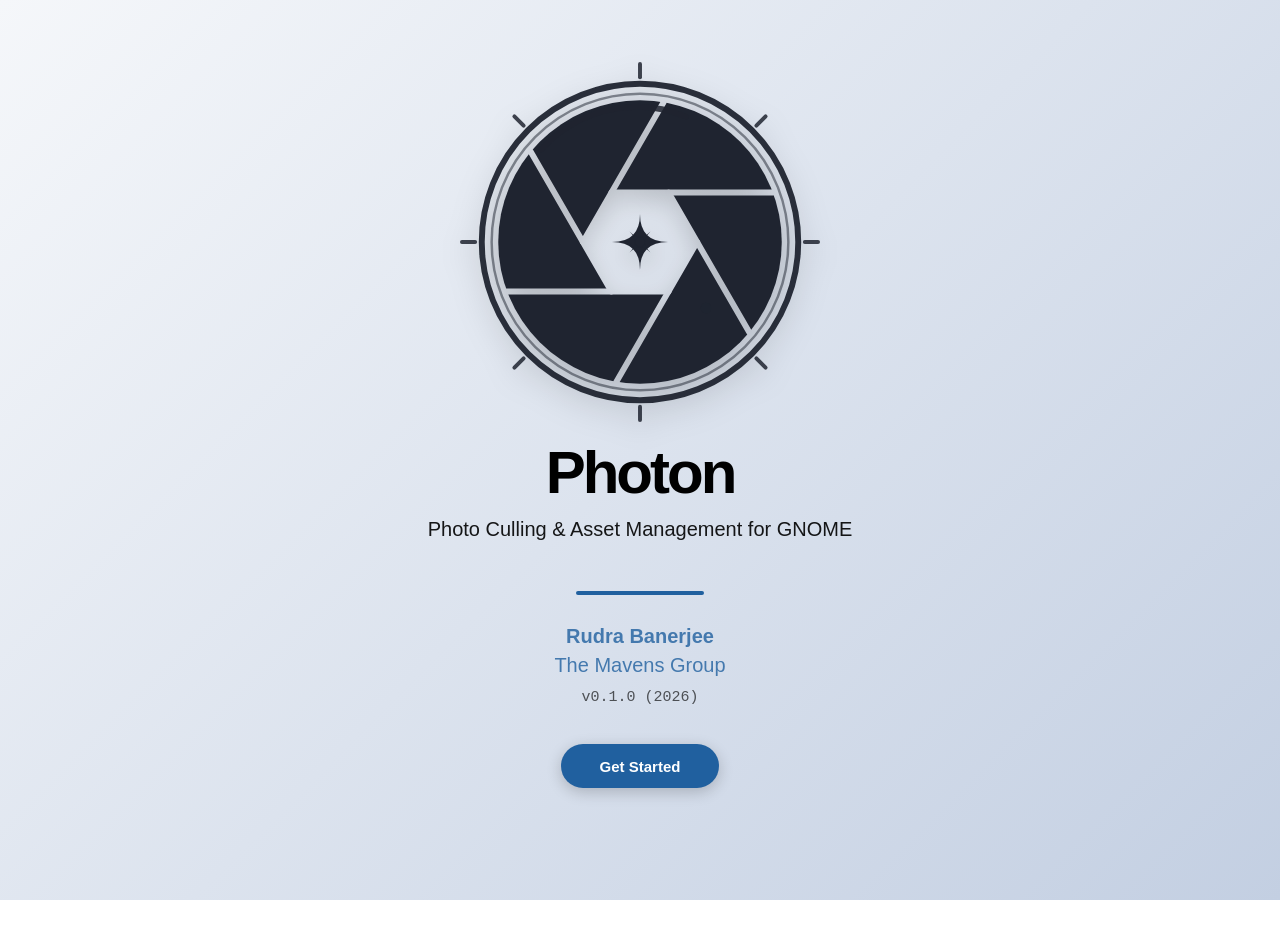
<file: index.html>
<!DOCTYPE HTML>
<html lang="en" class="light sidebar-visible" dir="ltr">
    <head>
        <!-- Book generated using mdBook -->
        <meta charset="UTF-8">
        <title>Photon - Photon</title>


        <!-- Custom HTML head -->

        <meta name="description" content="">
        <meta name="viewport" content="width=device-width, initial-scale=1">
        <meta name="theme-color" content="#ffffff">

        <link rel="icon" href="favicon-c20f9d9e.svg">
        <link rel="stylesheet" href="css/variables-8adf115d.css">
        <link rel="stylesheet" href="css/general-0392ca55.css">
        <link rel="stylesheet" href="css/chrome-fc474251.css">
        <link rel="stylesheet" href="css/print-9e4910d8.css" media="print">

        <!-- Fonts -->
        <link rel="stylesheet" href="fonts/fonts-9644e21d.css">

        <!-- Highlight.js Stylesheets -->
        <link rel="stylesheet" id="mdbook-highlight-css" href="highlight-493f70e1.css">
        <link rel="stylesheet" id="mdbook-tomorrow-night-css" href="tomorrow-night-4c0ae647.css">
        <link rel="stylesheet" id="mdbook-ayu-highlight-css" href="ayu-highlight-3fdfc3ac.css">

        <!-- Custom theme stylesheets -->
        <link rel="stylesheet" href="src/custom-6ac2dfa5.css">


        <!-- Provide site root and default themes to javascript -->
        <script>
            const path_to_root = "";
            const default_light_theme = "light";
            const default_dark_theme = "navy";
            window.path_to_searchindex_js = "searchindex-54cfd295.js";
        </script>
        <!-- Start loading toc.js asap -->
        <script src="toc-0c2e6eb5.js"></script>
    </head>
    <body>
    <div id="mdbook-help-container">
        <div id="mdbook-help-popup">
            <h2 class="mdbook-help-title">Keyboard shortcuts</h2>
            <div>
                <p>Press <kbd>←</kbd> or <kbd>→</kbd> to navigate between chapters</p>
                <p>Press <kbd>S</kbd> or <kbd>/</kbd> to search in the book</p>
                <p>Press <kbd>?</kbd> to show this help</p>
                <p>Press <kbd>Esc</kbd> to hide this help</p>
            </div>
        </div>
    </div>
    <div id="mdbook-body-container">
        <!-- Work around some values being stored in localStorage wrapped in quotes -->
        <script>
            try {
                let theme = localStorage.getItem('mdbook-theme');
                let sidebar = localStorage.getItem('mdbook-sidebar');

                if (theme.startsWith('"') && theme.endsWith('"')) {
                    localStorage.setItem('mdbook-theme', theme.slice(1, theme.length - 1));
                }

                if (sidebar.startsWith('"') && sidebar.endsWith('"')) {
                    localStorage.setItem('mdbook-sidebar', sidebar.slice(1, sidebar.length - 1));
                }
            } catch (e) { }
        </script>

        <!-- Set the theme before any content is loaded, prevents flash -->
        <script>
            const default_theme = window.matchMedia("(prefers-color-scheme: dark)").matches ? default_dark_theme : default_light_theme;
            let theme;
            try { theme = localStorage.getItem('mdbook-theme'); } catch(e) { }
            if (theme === null || theme === undefined) { theme = default_theme; }
            const html = document.documentElement;
            html.classList.remove('light')
            html.classList.add(theme);
            html.classList.add("js");
        </script>

        <input type="checkbox" id="mdbook-sidebar-toggle-anchor" class="hidden">

        <!-- Hide / unhide sidebar before it is displayed -->
        <script>
            let sidebar = null;
            const sidebar_toggle = document.getElementById("mdbook-sidebar-toggle-anchor");
            if (document.body.clientWidth >= 1080) {
                try { sidebar = localStorage.getItem('mdbook-sidebar'); } catch(e) { }
                sidebar = sidebar || 'visible';
            } else {
                sidebar = 'hidden';
                sidebar_toggle.checked = false;
            }
            if (sidebar === 'visible') {
                sidebar_toggle.checked = true;
            } else {
                html.classList.remove('sidebar-visible');
            }
        </script>

        <nav id="mdbook-sidebar" class="sidebar" aria-label="Table of contents">
            <!-- populated by js -->
            <mdbook-sidebar-scrollbox class="sidebar-scrollbox"></mdbook-sidebar-scrollbox>
            <noscript>
                <iframe class="sidebar-iframe-outer" src="toc.html"></iframe>
            </noscript>
            <div id="mdbook-sidebar-resize-handle" class="sidebar-resize-handle">
                <div class="sidebar-resize-indicator"></div>
            </div>
        </nav>

        <div id="mdbook-page-wrapper" class="page-wrapper">

            <div class="page">
                <div id="mdbook-menu-bar-hover-placeholder"></div>
                <div id="mdbook-menu-bar" class="menu-bar sticky">
                    <div class="left-buttons">
                        <label id="mdbook-sidebar-toggle" class="icon-button" for="mdbook-sidebar-toggle-anchor" title="Toggle Table of Contents" aria-label="Toggle Table of Contents" aria-controls="mdbook-sidebar">
                            <span class=fa-svg><svg xmlns="http://www.w3.org/2000/svg" viewBox="0 0 448 512"><!--! Font Awesome Free 6.2.0 by @fontawesome - https://fontawesome.com License - https://fontawesome.com/license/free (Icons: CC BY 4.0, Fonts: SIL OFL 1.1, Code: MIT License) Copyright 2022 Fonticons, Inc. --><path d="M0 96C0 78.3 14.3 64 32 64H416c17.7 0 32 14.3 32 32s-14.3 32-32 32H32C14.3 128 0 113.7 0 96zM0 256c0-17.7 14.3-32 32-32H416c17.7 0 32 14.3 32 32s-14.3 32-32 32H32c-17.7 0-32-14.3-32-32zM448 416c0 17.7-14.3 32-32 32H32c-17.7 0-32-14.3-32-32s14.3-32 32-32H416c17.7 0 32 14.3 32 32z"/></svg></span>
                        </label>
                        <button id="mdbook-theme-toggle" class="icon-button" type="button" title="Change theme" aria-label="Change theme" aria-haspopup="true" aria-expanded="false" aria-controls="mdbook-theme-list">
                            <span class=fa-svg><svg xmlns="http://www.w3.org/2000/svg" viewBox="0 0 576 512"><!--! Font Awesome Free 6.2.0 by @fontawesome - https://fontawesome.com License - https://fontawesome.com/license/free (Icons: CC BY 4.0, Fonts: SIL OFL 1.1, Code: MIT License) Copyright 2022 Fonticons, Inc. --><path d="M371.3 367.1c27.3-3.9 51.9-19.4 67.2-42.9L600.2 74.1c12.6-19.5 9.4-45.3-7.6-61.2S549.7-4.4 531.1 9.6L294.4 187.2c-24 18-38.2 46.1-38.4 76.1L371.3 367.1zm-19.6 25.4l-116-104.4C175.9 290.3 128 339.6 128 400c0 3.9 .2 7.8 .6 11.6c1.8 17.5-10.2 36.4-27.8 36.4H96c-17.7 0-32 14.3-32 32s14.3 32 32 32H240c61.9 0 112-50.1 112-112c0-2.5-.1-5-.2-7.5z"/></svg></span>
                        </button>
                        <ul id="mdbook-theme-list" class="theme-popup" aria-label="Themes" role="menu">
                            <li role="none"><button role="menuitem" class="theme" id="mdbook-theme-default_theme">Auto</button></li>
                            <li role="none"><button role="menuitem" class="theme" id="mdbook-theme-light">Light</button></li>
                            <li role="none"><button role="menuitem" class="theme" id="mdbook-theme-rust">Rust</button></li>
                            <li role="none"><button role="menuitem" class="theme" id="mdbook-theme-coal">Coal</button></li>
                            <li role="none"><button role="menuitem" class="theme" id="mdbook-theme-navy">Navy</button></li>
                            <li role="none"><button role="menuitem" class="theme" id="mdbook-theme-ayu">Ayu</button></li>
                        </ul>
                        <button id="mdbook-search-toggle" class="icon-button" type="button" title="Search (`/`)" aria-label="Toggle Searchbar" aria-expanded="false" aria-keyshortcuts="/ s" aria-controls="mdbook-searchbar">
                            <span class=fa-svg><svg xmlns="http://www.w3.org/2000/svg" viewBox="0 0 512 512"><!--! Font Awesome Free 6.2.0 by @fontawesome - https://fontawesome.com License - https://fontawesome.com/license/free (Icons: CC BY 4.0, Fonts: SIL OFL 1.1, Code: MIT License) Copyright 2022 Fonticons, Inc. --><path d="M416 208c0 45.9-14.9 88.3-40 122.7L502.6 457.4c12.5 12.5 12.5 32.8 0 45.3s-32.8 12.5-45.3 0L330.7 376c-34.4 25.2-76.8 40-122.7 40C93.1 416 0 322.9 0 208S93.1 0 208 0S416 93.1 416 208zM208 352c79.5 0 144-64.5 144-144s-64.5-144-144-144S64 128.5 64 208s64.5 144 144 144z"/></svg></span>
                        </button>
                    </div>

                    <h1 class="menu-title">Photon</h1>

                    <div class="right-buttons">
                        <a href="print.html" title="Print this book" aria-label="Print this book">
                            <span class=fa-svg id="print-button"><svg xmlns="http://www.w3.org/2000/svg" viewBox="0 0 512 512"><!--! Font Awesome Free 6.2.0 by @fontawesome - https://fontawesome.com License - https://fontawesome.com/license/free (Icons: CC BY 4.0, Fonts: SIL OFL 1.1, Code: MIT License) Copyright 2022 Fonticons, Inc. --><path d="M128 0C92.7 0 64 28.7 64 64v96h64V64H354.7L384 93.3V160h64V93.3c0-17-6.7-33.3-18.7-45.3L400 18.7C388 6.7 371.7 0 354.7 0H128zM384 352v32 64H128V384 368 352H384zm64 32h32c17.7 0 32-14.3 32-32V256c0-35.3-28.7-64-64-64H64c-35.3 0-64 28.7-64 64v96c0 17.7 14.3 32 32 32H64v64c0 35.3 28.7 64 64 64H384c35.3 0 64-28.7 64-64V384zm-16-88c-13.3 0-24-10.7-24-24s10.7-24 24-24s24 10.7 24 24s-10.7 24-24 24z"/></svg></span>
                        </a>
                        <a href="https://github.com/rudrab/Photon" title="Git repository" aria-label="Git repository">
                            <span class=fa-svg><svg xmlns="http://www.w3.org/2000/svg" viewBox="0 0 496 512"><!--! Font Awesome Free 6.2.0 by @fontawesome - https://fontawesome.com License - https://fontawesome.com/license/free (Icons: CC BY 4.0, Fonts: SIL OFL 1.1, Code: MIT License) Copyright 2022 Fonticons, Inc. --><path d="M165.9 397.4c0 2-2.3 3.6-5.2 3.6-3.3.3-5.6-1.3-5.6-3.6 0-2 2.3-3.6 5.2-3.6 3-.3 5.6 1.3 5.6 3.6zm-31.1-4.5c-.7 2 1.3 4.3 4.3 4.9 2.6 1 5.6 0 6.2-2s-1.3-4.3-4.3-5.2c-2.6-.7-5.5.3-6.2 2.3zm44.2-1.7c-2.9.7-4.9 2.6-4.6 4.9.3 2 2.9 3.3 5.9 2.6 2.9-.7 4.9-2.6 4.6-4.6-.3-1.9-3-3.2-5.9-2.9zM244.8 8C106.1 8 0 113.3 0 252c0 110.9 69.8 205.8 169.5 239.2 12.8 2.3 17.3-5.6 17.3-12.1 0-6.2-.3-40.4-.3-61.4 0 0-70 15-84.7-29.8 0 0-11.4-29.1-27.8-36.6 0 0-22.9-15.7 1.6-15.4 0 0 24.9 2 38.6 25.8 21.9 38.6 58.6 27.5 72.9 20.9 2.3-16 8.8-27.1 16-33.7-55.9-6.2-112.3-14.3-112.3-110.5 0-27.5 7.6-41.3 23.6-58.9-2.6-6.5-11.1-33.3 2.6-67.9 20.9-6.5 69 27 69 27 20-5.6 41.5-8.5 62.8-8.5s42.8 2.9 62.8 8.5c0 0 48.1-33.6 69-27 13.7 34.7 5.2 61.4 2.6 67.9 16 17.7 25.8 31.5 25.8 58.9 0 96.5-58.9 104.2-114.8 110.5 9.2 7.9 17 22.9 17 46.4 0 33.7-.3 75.4-.3 83.6 0 6.5 4.6 14.4 17.3 12.1C428.2 457.8 496 362.9 496 252 496 113.3 383.5 8 244.8 8zM97.2 352.9c-1.3 1-1 3.3.7 5.2 1.6 1.6 3.9 2.3 5.2 1 1.3-1 1-3.3-.7-5.2-1.6-1.6-3.9-2.3-5.2-1zm-10.8-8.1c-.7 1.3.3 2.9 2.3 3.9 1.6 1 3.6.7 4.3-.7.7-1.3-.3-2.9-2.3-3.9-2-.6-3.6-.3-4.3.7zm32.4 35.6c-1.6 1.3-1 4.3 1.3 6.2 2.3 2.3 5.2 2.6 6.5 1 1.3-1.3.7-4.3-1.3-6.2-2.2-2.3-5.2-2.6-6.5-1zm-11.4-14.7c-1.6 1-1.6 3.6 0 5.9 1.6 2.3 4.3 3.3 5.6 2.3 1.6-1.3 1.6-3.9 0-6.2-1.4-2.3-4-3.3-5.6-2z"/></svg></span>
                        </a>

                    </div>
                </div>

                <div id="mdbook-search-wrapper" class="hidden">
                    <form id="mdbook-searchbar-outer" class="searchbar-outer">
                        <div class="search-wrapper">
                            <input type="search" id="mdbook-searchbar" name="searchbar" placeholder="Search this book ..." aria-controls="mdbook-searchresults-outer" aria-describedby="searchresults-header">
                            <div class="spinner-wrapper">
                                <span class=fa-svg id="fa-spin"><svg xmlns="http://www.w3.org/2000/svg" viewBox="0 0 512 512"><!--! Font Awesome Free 6.2.0 by @fontawesome - https://fontawesome.com License - https://fontawesome.com/license/free (Icons: CC BY 4.0, Fonts: SIL OFL 1.1, Code: MIT License) Copyright 2022 Fonticons, Inc. --><path d="M304 48c0-26.5-21.5-48-48-48s-48 21.5-48 48s21.5 48 48 48s48-21.5 48-48zm0 416c0-26.5-21.5-48-48-48s-48 21.5-48 48s21.5 48 48 48s48-21.5 48-48zM48 304c26.5 0 48-21.5 48-48s-21.5-48-48-48s-48 21.5-48 48s21.5 48 48 48zm464-48c0-26.5-21.5-48-48-48s-48 21.5-48 48s21.5 48 48 48s48-21.5 48-48zM142.9 437c18.7-18.7 18.7-49.1 0-67.9s-49.1-18.7-67.9 0s-18.7 49.1 0 67.9s49.1 18.7 67.9 0zm0-294.2c18.7-18.7 18.7-49.1 0-67.9S93.7 56.2 75 75s-18.7 49.1 0 67.9s49.1 18.7 67.9 0zM369.1 437c18.7 18.7 49.1 18.7 67.9 0s18.7-49.1 0-67.9s-49.1-18.7-67.9 0s-18.7 49.1 0 67.9z"/></svg></span>
                            </div>
                        </div>
                    </form>
                    <div id="mdbook-searchresults-outer" class="searchresults-outer hidden">
                        <div id="mdbook-searchresults-header" class="searchresults-header"></div>
                        <ul id="mdbook-searchresults">
                        </ul>
                    </div>
                </div>

                <!-- Apply ARIA attributes after the sidebar and the sidebar toggle button are added to the DOM -->
                <script>
                    document.getElementById('mdbook-sidebar-toggle').setAttribute('aria-expanded', sidebar === 'visible');
                    document.getElementById('mdbook-sidebar').setAttribute('aria-hidden', sidebar !== 'visible');
                    Array.from(document.querySelectorAll('#mdbook-sidebar a')).forEach(function(link) {
                        link.setAttribute('tabIndex', sidebar === 'visible' ? 0 : -1);
                    });
                </script>

                <div id="mdbook-content" class="content">
                    <main>
                        <div id="cover-page">
<img src="images/photon.svg" class="cover-logo" alt="Photon Logo">
<h1 class="cover-title">Photon</h1>

<p class="cover-subtitle">Photo Culling &amp; Asset Management for GNOME</p>

<div class="cover-divider"></div>

<div class="cover-meta">
<p><a href="https://mavens-group.github.io/author/rudra-banerjee/"><strong>Rudra Banerjee</strong></a></p>

<p><a href="https://mavens-group.github.io/">The Mavens Group</a></p>

<p class="version">v0.1.0 (2026)</p>

</div>

<a href="introduction.html" class="cover-button">Get Started</a>
</div>


                    </main>

                    <nav class="nav-wrapper" aria-label="Page navigation">
                        <!-- Mobile navigation buttons -->

                            <a rel="next prefetch" href="introduction.html" class="mobile-nav-chapters next" title="Next chapter" aria-label="Next chapter" aria-keyshortcuts="Right">
                                <span class=fa-svg><svg xmlns="http://www.w3.org/2000/svg" viewBox="0 0 320 512"><!--! Font Awesome Free 6.2.0 by @fontawesome - https://fontawesome.com License - https://fontawesome.com/license/free (Icons: CC BY 4.0, Fonts: SIL OFL 1.1, Code: MIT License) Copyright 2022 Fonticons, Inc. --><path d="M278.6 233.4c12.5 12.5 12.5 32.8 0 45.3l-160 160c-12.5 12.5-32.8 12.5-45.3 0s-12.5-32.8 0-45.3L210.7 256 73.4 118.6c-12.5-12.5-12.5-32.8 0-45.3s32.8-12.5 45.3 0l160 160z"/></svg></span>
                            </a>

                        <div style="clear: both"></div>
                    </nav>
                </div>
            </div>

            <nav class="nav-wide-wrapper" aria-label="Page navigation">

                    <a rel="next prefetch" href="introduction.html" class="nav-chapters next" title="Next chapter" aria-label="Next chapter" aria-keyshortcuts="Right">
                        <span class=fa-svg><svg xmlns="http://www.w3.org/2000/svg" viewBox="0 0 320 512"><!--! Font Awesome Free 6.2.0 by @fontawesome - https://fontawesome.com License - https://fontawesome.com/license/free (Icons: CC BY 4.0, Fonts: SIL OFL 1.1, Code: MIT License) Copyright 2022 Fonticons, Inc. --><path d="M278.6 233.4c12.5 12.5 12.5 32.8 0 45.3l-160 160c-12.5 12.5-32.8 12.5-45.3 0s-12.5-32.8 0-45.3L210.7 256 73.4 118.6c-12.5-12.5-12.5-32.8 0-45.3s32.8-12.5 45.3 0l160 160z"/></svg></span>
                    </a>
            </nav>

        </div>

        <template id=fa-eye><span class=fa-svg><svg xmlns="http://www.w3.org/2000/svg" viewBox="0 0 576 512"><!--! Font Awesome Free 6.2.0 by @fontawesome - https://fontawesome.com License - https://fontawesome.com/license/free (Icons: CC BY 4.0, Fonts: SIL OFL 1.1, Code: MIT License) Copyright 2022 Fonticons, Inc. --><path d="M288 32c-80.8 0-145.5 36.8-192.6 80.6C48.6 156 17.3 208 2.5 243.7c-3.3 7.9-3.3 16.7 0 24.6C17.3 304 48.6 356 95.4 399.4C142.5 443.2 207.2 480 288 480s145.5-36.8 192.6-80.6c46.8-43.5 78.1-95.4 93-131.1c3.3-7.9 3.3-16.7 0-24.6c-14.9-35.7-46.2-87.7-93-131.1C433.5 68.8 368.8 32 288 32zM432 256c0 79.5-64.5 144-144 144s-144-64.5-144-144s64.5-144 144-144s144 64.5 144 144zM288 192c0 35.3-28.7 64-64 64c-11.5 0-22.3-3-31.6-8.4c-.2 2.8-.4 5.5-.4 8.4c0 53 43 96 96 96s96-43 96-96s-43-96-96-96c-2.8 0-5.6 .1-8.4 .4c5.3 9.3 8.4 20.1 8.4 31.6z"/></svg></span></template>
        <template id=fa-eye-slash><span class=fa-svg><svg xmlns="http://www.w3.org/2000/svg" viewBox="0 0 640 512"><!--! Font Awesome Free 6.2.0 by @fontawesome - https://fontawesome.com License - https://fontawesome.com/license/free (Icons: CC BY 4.0, Fonts: SIL OFL 1.1, Code: MIT License) Copyright 2022 Fonticons, Inc. --><path d="M38.8 5.1C28.4-3.1 13.3-1.2 5.1 9.2S-1.2 34.7 9.2 42.9l592 464c10.4 8.2 25.5 6.3 33.7-4.1s6.3-25.5-4.1-33.7L525.6 386.7c39.6-40.6 66.4-86.1 79.9-118.4c3.3-7.9 3.3-16.7 0-24.6c-14.9-35.7-46.2-87.7-93-131.1C465.5 68.8 400.8 32 320 32c-68.2 0-125 26.3-169.3 60.8L38.8 5.1zM223.1 149.5C248.6 126.2 282.7 112 320 112c79.5 0 144 64.5 144 144c0 24.9-6.3 48.3-17.4 68.7L408 294.5c5.2-11.8 8-24.8 8-38.5c0-53-43-96-96-96c-2.8 0-5.6 .1-8.4 .4c5.3 9.3 8.4 20.1 8.4 31.6c0 10.2-2.4 19.8-6.6 28.3l-90.3-70.8zm223.1 298L373 389.9c-16.4 6.5-34.3 10.1-53 10.1c-79.5 0-144-64.5-144-144c0-6.9 .5-13.6 1.4-20.2L83.1 161.5C60.3 191.2 44 220.8 34.5 243.7c-3.3 7.9-3.3 16.7 0 24.6c14.9 35.7 46.2 87.7 93 131.1C174.5 443.2 239.2 480 320 480c47.8 0 89.9-12.9 126.2-32.5z"/></svg></span></template>
        <template id=fa-copy><span class=fa-svg><svg xmlns="http://www.w3.org/2000/svg" viewBox="0 0 512 512"><!--! Font Awesome Free 6.2.0 by @fontawesome - https://fontawesome.com License - https://fontawesome.com/license/free (Icons: CC BY 4.0, Fonts: SIL OFL 1.1, Code: MIT License) Copyright 2022 Fonticons, Inc. --><path d="M502.6 70.63l-61.25-61.25C435.4 3.371 427.2 0 418.7 0H255.1c-35.35 0-64 28.66-64 64l.0195 256C192 355.4 220.7 384 256 384h192c35.2 0 64-28.8 64-64V93.25C512 84.77 508.6 76.63 502.6 70.63zM464 320c0 8.836-7.164 16-16 16H255.1c-8.838 0-16-7.164-16-16L239.1 64.13c0-8.836 7.164-16 16-16h128L384 96c0 17.67 14.33 32 32 32h47.1V320zM272 448c0 8.836-7.164 16-16 16H63.1c-8.838 0-16-7.164-16-16L47.98 192.1c0-8.836 7.164-16 16-16H160V128H63.99c-35.35 0-64 28.65-64 64l.0098 256C.002 483.3 28.66 512 64 512h192c35.2 0 64-28.8 64-64v-32h-47.1L272 448z"/></svg></span></template>
        <template id=fa-play><span class=fa-svg><svg xmlns="http://www.w3.org/2000/svg" viewBox="0 0 384 512"><!--! Font Awesome Free 6.2.0 by @fontawesome - https://fontawesome.com License - https://fontawesome.com/license/free (Icons: CC BY 4.0, Fonts: SIL OFL 1.1, Code: MIT License) Copyright 2022 Fonticons, Inc. --><path d="M73 39c-14.8-9.1-33.4-9.4-48.5-.9S0 62.6 0 80V432c0 17.4 9.4 33.4 24.5 41.9s33.7 8.1 48.5-.9L361 297c14.3-8.7 23-24.2 23-41s-8.7-32.2-23-41L73 39z"/></svg></span></template>
        <template id=fa-clock-rotate-left><span class=fa-svg><svg xmlns="http://www.w3.org/2000/svg" viewBox="0 0 512 512"><!--! Font Awesome Free 6.2.0 by @fontawesome - https://fontawesome.com License - https://fontawesome.com/license/free (Icons: CC BY 4.0, Fonts: SIL OFL 1.1, Code: MIT License) Copyright 2022 Fonticons, Inc. --><path d="M75 75L41 41C25.9 25.9 0 36.6 0 57.9V168c0 13.3 10.7 24 24 24H134.1c21.4 0 32.1-25.9 17-41l-30.8-30.8C155 85.5 203 64 256 64c106 0 192 86 192 192s-86 192-192 192c-40.8 0-78.6-12.7-109.7-34.4c-14.5-10.1-34.4-6.6-44.6 7.9s-6.6 34.4 7.9 44.6C151.2 495 201.7 512 256 512c141.4 0 256-114.6 256-256S397.4 0 256 0C185.3 0 121.3 28.7 75 75zm181 53c-13.3 0-24 10.7-24 24V256c0 6.4 2.5 12.5 7 17l72 72c9.4 9.4 24.6 9.4 33.9 0s9.4-24.6 0-33.9l-65-65V152c0-13.3-10.7-24-24-24z"/></svg></span></template>



        <script>
            window.playground_copyable = true;
        </script>


        <script src="elasticlunr-ef4e11c1.min.js"></script>
        <script src="mark-09e88c2c.min.js"></script>
        <script src="searcher-09f2665d.js"></script>

        <script src="clipboard-1626706a.min.js"></script>
        <script src="highlight-abc7f01d.js"></script>
        <script src="book-c22b7243.js"></script>

        <!-- Custom JS scripts -->
        <script src="src/custom-5e78988c.js"></script>



    </div>
    </body>
</html>
</file>
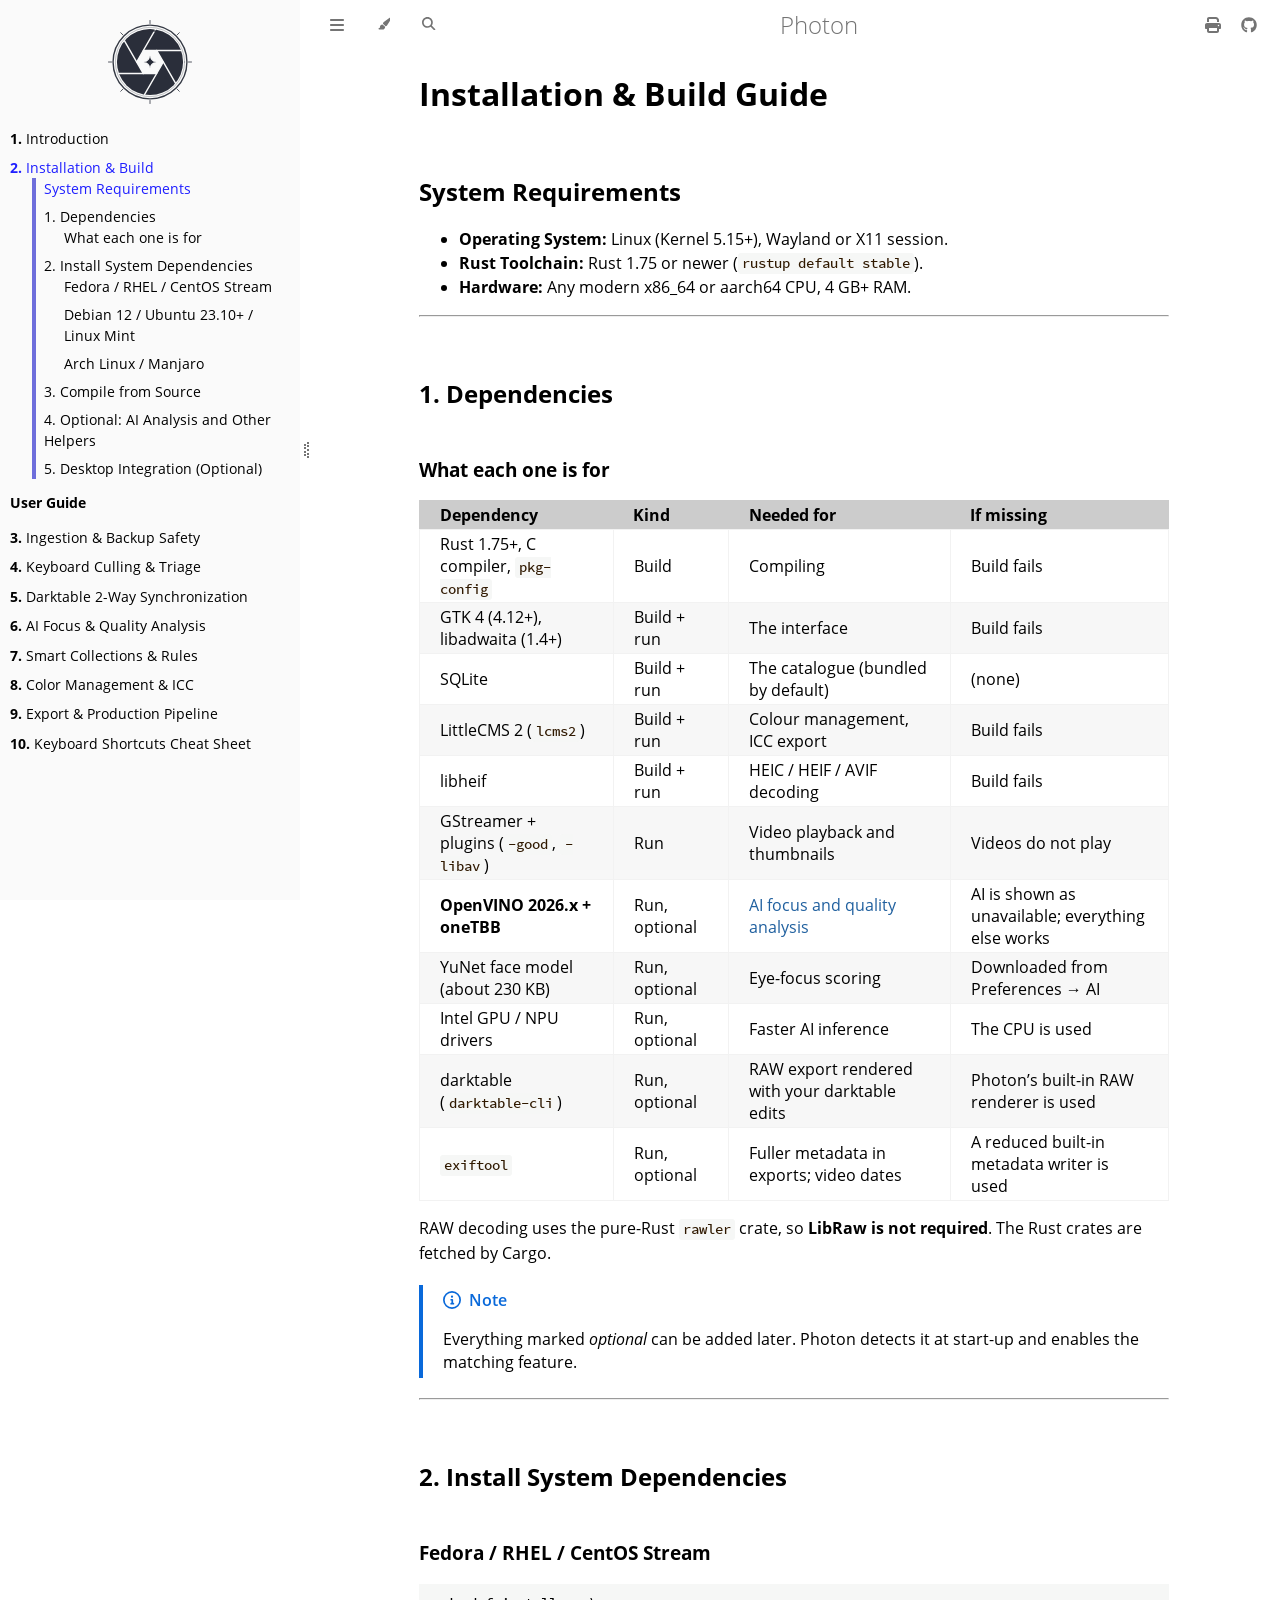
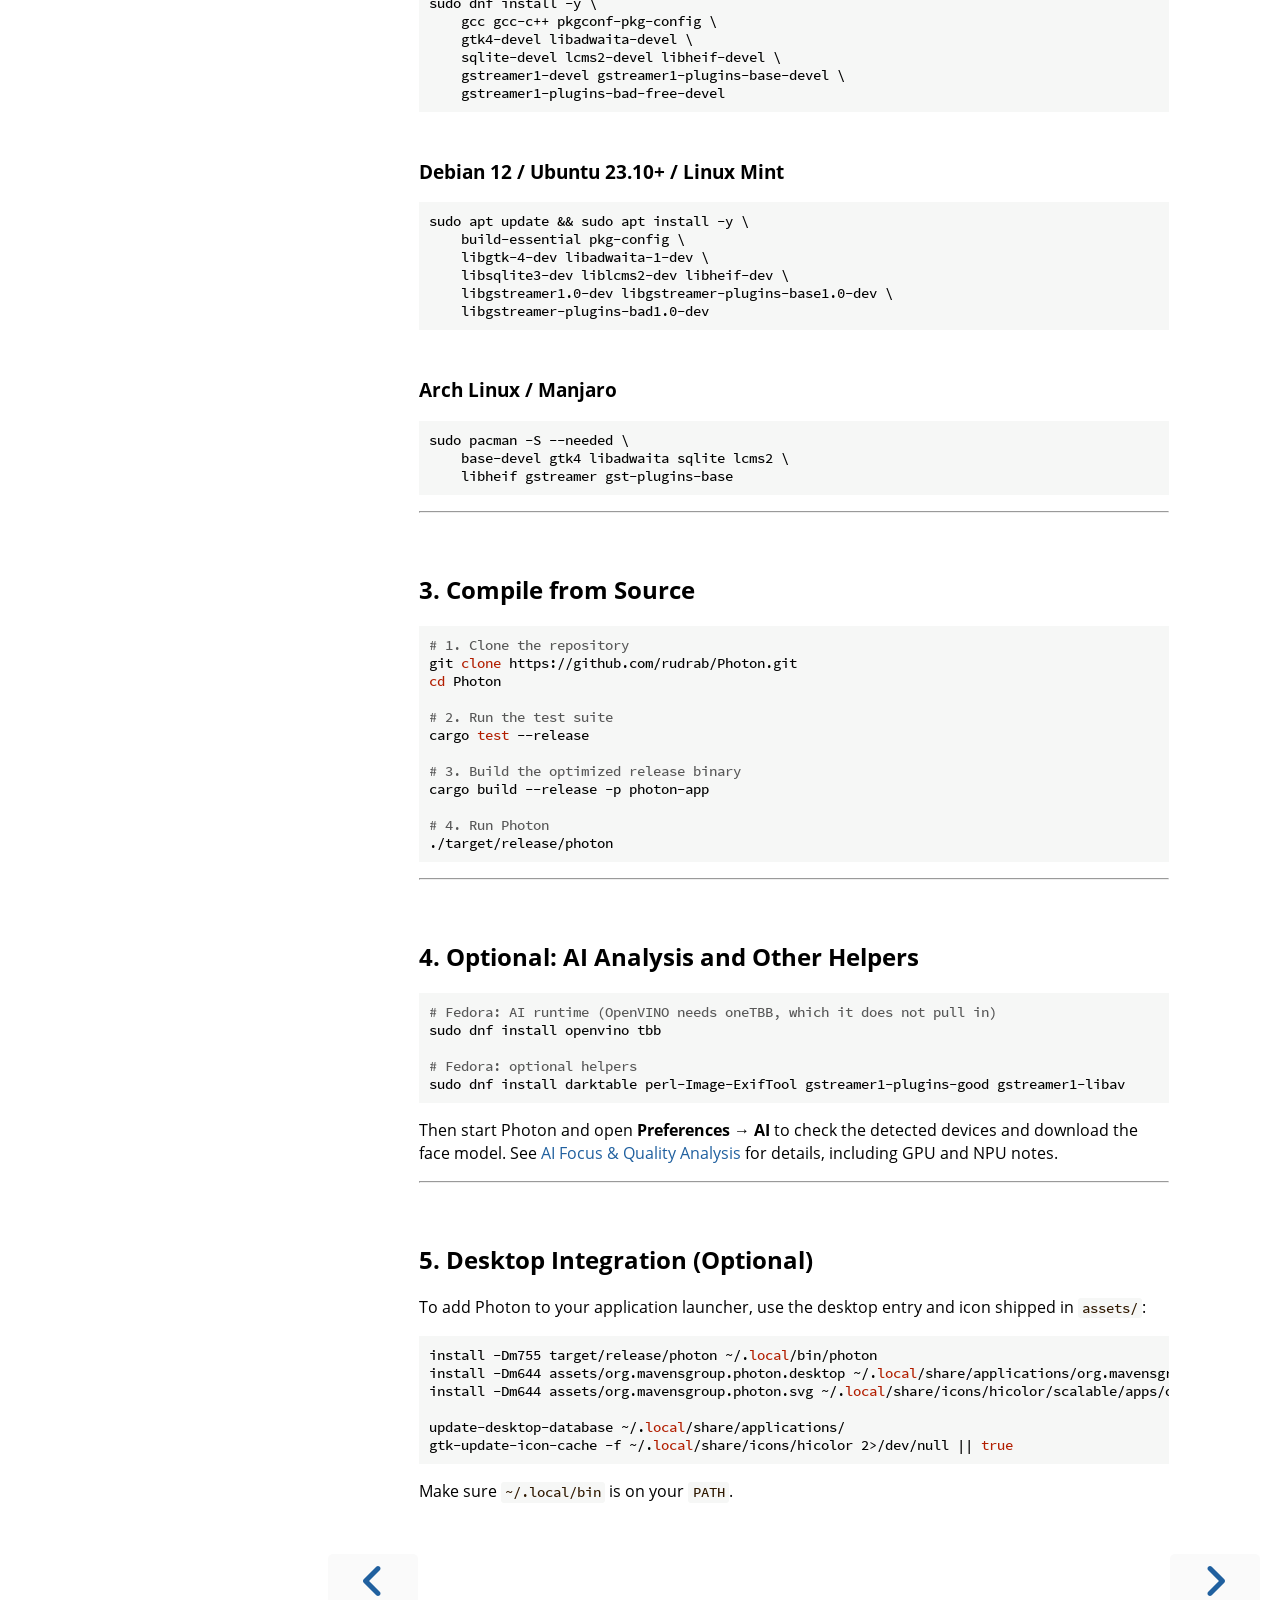
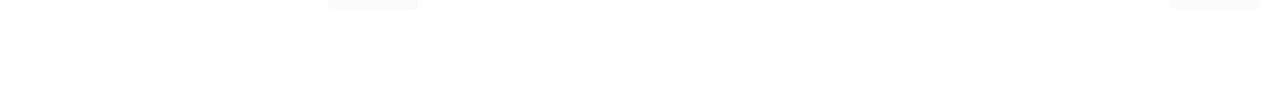
<file: installation.html>
<!DOCTYPE HTML>
<html lang="en" class="light sidebar-visible" dir="ltr">
    <head>
        <!-- Book generated using mdBook -->
        <meta charset="UTF-8">
        <title>Installation &amp; Build - Photon</title>


        <!-- Custom HTML head -->

        <meta name="description" content="">
        <meta name="viewport" content="width=device-width, initial-scale=1">
        <meta name="theme-color" content="#ffffff">

        <link rel="icon" href="favicon-c20f9d9e.svg">
        <link rel="stylesheet" href="css/variables-8adf115d.css">
        <link rel="stylesheet" href="css/general-0392ca55.css">
        <link rel="stylesheet" href="css/chrome-fc474251.css">
        <link rel="stylesheet" href="css/print-9e4910d8.css" media="print">

        <!-- Fonts -->
        <link rel="stylesheet" href="fonts/fonts-9644e21d.css">

        <!-- Highlight.js Stylesheets -->
        <link rel="stylesheet" id="mdbook-highlight-css" href="highlight-493f70e1.css">
        <link rel="stylesheet" id="mdbook-tomorrow-night-css" href="tomorrow-night-4c0ae647.css">
        <link rel="stylesheet" id="mdbook-ayu-highlight-css" href="ayu-highlight-3fdfc3ac.css">

        <!-- Custom theme stylesheets -->
        <link rel="stylesheet" href="src/custom-6ac2dfa5.css">


        <!-- Provide site root and default themes to javascript -->
        <script>
            const path_to_root = "";
            const default_light_theme = "light";
            const default_dark_theme = "navy";
            window.path_to_searchindex_js = "searchindex-54cfd295.js";
        </script>
        <!-- Start loading toc.js asap -->
        <script src="toc-0c2e6eb5.js"></script>
    </head>
    <body>
    <div id="mdbook-help-container">
        <div id="mdbook-help-popup">
            <h2 class="mdbook-help-title">Keyboard shortcuts</h2>
            <div>
                <p>Press <kbd>←</kbd> or <kbd>→</kbd> to navigate between chapters</p>
                <p>Press <kbd>S</kbd> or <kbd>/</kbd> to search in the book</p>
                <p>Press <kbd>?</kbd> to show this help</p>
                <p>Press <kbd>Esc</kbd> to hide this help</p>
            </div>
        </div>
    </div>
    <div id="mdbook-body-container">
        <!-- Work around some values being stored in localStorage wrapped in quotes -->
        <script>
            try {
                let theme = localStorage.getItem('mdbook-theme');
                let sidebar = localStorage.getItem('mdbook-sidebar');

                if (theme.startsWith('"') && theme.endsWith('"')) {
                    localStorage.setItem('mdbook-theme', theme.slice(1, theme.length - 1));
                }

                if (sidebar.startsWith('"') && sidebar.endsWith('"')) {
                    localStorage.setItem('mdbook-sidebar', sidebar.slice(1, sidebar.length - 1));
                }
            } catch (e) { }
        </script>

        <!-- Set the theme before any content is loaded, prevents flash -->
        <script>
            const default_theme = window.matchMedia("(prefers-color-scheme: dark)").matches ? default_dark_theme : default_light_theme;
            let theme;
            try { theme = localStorage.getItem('mdbook-theme'); } catch(e) { }
            if (theme === null || theme === undefined) { theme = default_theme; }
            const html = document.documentElement;
            html.classList.remove('light')
            html.classList.add(theme);
            html.classList.add("js");
        </script>

        <input type="checkbox" id="mdbook-sidebar-toggle-anchor" class="hidden">

        <!-- Hide / unhide sidebar before it is displayed -->
        <script>
            let sidebar = null;
            const sidebar_toggle = document.getElementById("mdbook-sidebar-toggle-anchor");
            if (document.body.clientWidth >= 1080) {
                try { sidebar = localStorage.getItem('mdbook-sidebar'); } catch(e) { }
                sidebar = sidebar || 'visible';
            } else {
                sidebar = 'hidden';
                sidebar_toggle.checked = false;
            }
            if (sidebar === 'visible') {
                sidebar_toggle.checked = true;
            } else {
                html.classList.remove('sidebar-visible');
            }
        </script>

        <nav id="mdbook-sidebar" class="sidebar" aria-label="Table of contents">
            <!-- populated by js -->
            <mdbook-sidebar-scrollbox class="sidebar-scrollbox"></mdbook-sidebar-scrollbox>
            <noscript>
                <iframe class="sidebar-iframe-outer" src="toc.html"></iframe>
            </noscript>
            <div id="mdbook-sidebar-resize-handle" class="sidebar-resize-handle">
                <div class="sidebar-resize-indicator"></div>
            </div>
        </nav>

        <div id="mdbook-page-wrapper" class="page-wrapper">

            <div class="page">
                <div id="mdbook-menu-bar-hover-placeholder"></div>
                <div id="mdbook-menu-bar" class="menu-bar sticky">
                    <div class="left-buttons">
                        <label id="mdbook-sidebar-toggle" class="icon-button" for="mdbook-sidebar-toggle-anchor" title="Toggle Table of Contents" aria-label="Toggle Table of Contents" aria-controls="mdbook-sidebar">
                            <span class=fa-svg><svg xmlns="http://www.w3.org/2000/svg" viewBox="0 0 448 512"><!--! Font Awesome Free 6.2.0 by @fontawesome - https://fontawesome.com License - https://fontawesome.com/license/free (Icons: CC BY 4.0, Fonts: SIL OFL 1.1, Code: MIT License) Copyright 2022 Fonticons, Inc. --><path d="M0 96C0 78.3 14.3 64 32 64H416c17.7 0 32 14.3 32 32s-14.3 32-32 32H32C14.3 128 0 113.7 0 96zM0 256c0-17.7 14.3-32 32-32H416c17.7 0 32 14.3 32 32s-14.3 32-32 32H32c-17.7 0-32-14.3-32-32zM448 416c0 17.7-14.3 32-32 32H32c-17.7 0-32-14.3-32-32s14.3-32 32-32H416c17.7 0 32 14.3 32 32z"/></svg></span>
                        </label>
                        <button id="mdbook-theme-toggle" class="icon-button" type="button" title="Change theme" aria-label="Change theme" aria-haspopup="true" aria-expanded="false" aria-controls="mdbook-theme-list">
                            <span class=fa-svg><svg xmlns="http://www.w3.org/2000/svg" viewBox="0 0 576 512"><!--! Font Awesome Free 6.2.0 by @fontawesome - https://fontawesome.com License - https://fontawesome.com/license/free (Icons: CC BY 4.0, Fonts: SIL OFL 1.1, Code: MIT License) Copyright 2022 Fonticons, Inc. --><path d="M371.3 367.1c27.3-3.9 51.9-19.4 67.2-42.9L600.2 74.1c12.6-19.5 9.4-45.3-7.6-61.2S549.7-4.4 531.1 9.6L294.4 187.2c-24 18-38.2 46.1-38.4 76.1L371.3 367.1zm-19.6 25.4l-116-104.4C175.9 290.3 128 339.6 128 400c0 3.9 .2 7.8 .6 11.6c1.8 17.5-10.2 36.4-27.8 36.4H96c-17.7 0-32 14.3-32 32s14.3 32 32 32H240c61.9 0 112-50.1 112-112c0-2.5-.1-5-.2-7.5z"/></svg></span>
                        </button>
                        <ul id="mdbook-theme-list" class="theme-popup" aria-label="Themes" role="menu">
                            <li role="none"><button role="menuitem" class="theme" id="mdbook-theme-default_theme">Auto</button></li>
                            <li role="none"><button role="menuitem" class="theme" id="mdbook-theme-light">Light</button></li>
                            <li role="none"><button role="menuitem" class="theme" id="mdbook-theme-rust">Rust</button></li>
                            <li role="none"><button role="menuitem" class="theme" id="mdbook-theme-coal">Coal</button></li>
                            <li role="none"><button role="menuitem" class="theme" id="mdbook-theme-navy">Navy</button></li>
                            <li role="none"><button role="menuitem" class="theme" id="mdbook-theme-ayu">Ayu</button></li>
                        </ul>
                        <button id="mdbook-search-toggle" class="icon-button" type="button" title="Search (`/`)" aria-label="Toggle Searchbar" aria-expanded="false" aria-keyshortcuts="/ s" aria-controls="mdbook-searchbar">
                            <span class=fa-svg><svg xmlns="http://www.w3.org/2000/svg" viewBox="0 0 512 512"><!--! Font Awesome Free 6.2.0 by @fontawesome - https://fontawesome.com License - https://fontawesome.com/license/free (Icons: CC BY 4.0, Fonts: SIL OFL 1.1, Code: MIT License) Copyright 2022 Fonticons, Inc. --><path d="M416 208c0 45.9-14.9 88.3-40 122.7L502.6 457.4c12.5 12.5 12.5 32.8 0 45.3s-32.8 12.5-45.3 0L330.7 376c-34.4 25.2-76.8 40-122.7 40C93.1 416 0 322.9 0 208S93.1 0 208 0S416 93.1 416 208zM208 352c79.5 0 144-64.5 144-144s-64.5-144-144-144S64 128.5 64 208s64.5 144 144 144z"/></svg></span>
                        </button>
                    </div>

                    <h1 class="menu-title">Photon</h1>

                    <div class="right-buttons">
                        <a href="print.html" title="Print this book" aria-label="Print this book">
                            <span class=fa-svg id="print-button"><svg xmlns="http://www.w3.org/2000/svg" viewBox="0 0 512 512"><!--! Font Awesome Free 6.2.0 by @fontawesome - https://fontawesome.com License - https://fontawesome.com/license/free (Icons: CC BY 4.0, Fonts: SIL OFL 1.1, Code: MIT License) Copyright 2022 Fonticons, Inc. --><path d="M128 0C92.7 0 64 28.7 64 64v96h64V64H354.7L384 93.3V160h64V93.3c0-17-6.7-33.3-18.7-45.3L400 18.7C388 6.7 371.7 0 354.7 0H128zM384 352v32 64H128V384 368 352H384zm64 32h32c17.7 0 32-14.3 32-32V256c0-35.3-28.7-64-64-64H64c-35.3 0-64 28.7-64 64v96c0 17.7 14.3 32 32 32H64v64c0 35.3 28.7 64 64 64H384c35.3 0 64-28.7 64-64V384zm-16-88c-13.3 0-24-10.7-24-24s10.7-24 24-24s24 10.7 24 24s-10.7 24-24 24z"/></svg></span>
                        </a>
                        <a href="https://github.com/rudrab/Photon" title="Git repository" aria-label="Git repository">
                            <span class=fa-svg><svg xmlns="http://www.w3.org/2000/svg" viewBox="0 0 496 512"><!--! Font Awesome Free 6.2.0 by @fontawesome - https://fontawesome.com License - https://fontawesome.com/license/free (Icons: CC BY 4.0, Fonts: SIL OFL 1.1, Code: MIT License) Copyright 2022 Fonticons, Inc. --><path d="M165.9 397.4c0 2-2.3 3.6-5.2 3.6-3.3.3-5.6-1.3-5.6-3.6 0-2 2.3-3.6 5.2-3.6 3-.3 5.6 1.3 5.6 3.6zm-31.1-4.5c-.7 2 1.3 4.3 4.3 4.9 2.6 1 5.6 0 6.2-2s-1.3-4.3-4.3-5.2c-2.6-.7-5.5.3-6.2 2.3zm44.2-1.7c-2.9.7-4.9 2.6-4.6 4.9.3 2 2.9 3.3 5.9 2.6 2.9-.7 4.9-2.6 4.6-4.6-.3-1.9-3-3.2-5.9-2.9zM244.8 8C106.1 8 0 113.3 0 252c0 110.9 69.8 205.8 169.5 239.2 12.8 2.3 17.3-5.6 17.3-12.1 0-6.2-.3-40.4-.3-61.4 0 0-70 15-84.7-29.8 0 0-11.4-29.1-27.8-36.6 0 0-22.9-15.7 1.6-15.4 0 0 24.9 2 38.6 25.8 21.9 38.6 58.6 27.5 72.9 20.9 2.3-16 8.8-27.1 16-33.7-55.9-6.2-112.3-14.3-112.3-110.5 0-27.5 7.6-41.3 23.6-58.9-2.6-6.5-11.1-33.3 2.6-67.9 20.9-6.5 69 27 69 27 20-5.6 41.5-8.5 62.8-8.5s42.8 2.9 62.8 8.5c0 0 48.1-33.6 69-27 13.7 34.7 5.2 61.4 2.6 67.9 16 17.7 25.8 31.5 25.8 58.9 0 96.5-58.9 104.2-114.8 110.5 9.2 7.9 17 22.9 17 46.4 0 33.7-.3 75.4-.3 83.6 0 6.5 4.6 14.4 17.3 12.1C428.2 457.8 496 362.9 496 252 496 113.3 383.5 8 244.8 8zM97.2 352.9c-1.3 1-1 3.3.7 5.2 1.6 1.6 3.9 2.3 5.2 1 1.3-1 1-3.3-.7-5.2-1.6-1.6-3.9-2.3-5.2-1zm-10.8-8.1c-.7 1.3.3 2.9 2.3 3.9 1.6 1 3.6.7 4.3-.7.7-1.3-.3-2.9-2.3-3.9-2-.6-3.6-.3-4.3.7zm32.4 35.6c-1.6 1.3-1 4.3 1.3 6.2 2.3 2.3 5.2 2.6 6.5 1 1.3-1.3.7-4.3-1.3-6.2-2.2-2.3-5.2-2.6-6.5-1zm-11.4-14.7c-1.6 1-1.6 3.6 0 5.9 1.6 2.3 4.3 3.3 5.6 2.3 1.6-1.3 1.6-3.9 0-6.2-1.4-2.3-4-3.3-5.6-2z"/></svg></span>
                        </a>

                    </div>
                </div>

                <div id="mdbook-search-wrapper" class="hidden">
                    <form id="mdbook-searchbar-outer" class="searchbar-outer">
                        <div class="search-wrapper">
                            <input type="search" id="mdbook-searchbar" name="searchbar" placeholder="Search this book ..." aria-controls="mdbook-searchresults-outer" aria-describedby="searchresults-header">
                            <div class="spinner-wrapper">
                                <span class=fa-svg id="fa-spin"><svg xmlns="http://www.w3.org/2000/svg" viewBox="0 0 512 512"><!--! Font Awesome Free 6.2.0 by @fontawesome - https://fontawesome.com License - https://fontawesome.com/license/free (Icons: CC BY 4.0, Fonts: SIL OFL 1.1, Code: MIT License) Copyright 2022 Fonticons, Inc. --><path d="M304 48c0-26.5-21.5-48-48-48s-48 21.5-48 48s21.5 48 48 48s48-21.5 48-48zm0 416c0-26.5-21.5-48-48-48s-48 21.5-48 48s21.5 48 48 48s48-21.5 48-48zM48 304c26.5 0 48-21.5 48-48s-21.5-48-48-48s-48 21.5-48 48s21.5 48 48 48zm464-48c0-26.5-21.5-48-48-48s-48 21.5-48 48s21.5 48 48 48s48-21.5 48-48zM142.9 437c18.7-18.7 18.7-49.1 0-67.9s-49.1-18.7-67.9 0s-18.7 49.1 0 67.9s49.1 18.7 67.9 0zm0-294.2c18.7-18.7 18.7-49.1 0-67.9S93.7 56.2 75 75s-18.7 49.1 0 67.9s49.1 18.7 67.9 0zM369.1 437c18.7 18.7 49.1 18.7 67.9 0s18.7-49.1 0-67.9s-49.1-18.7-67.9 0s-18.7 49.1 0 67.9z"/></svg></span>
                            </div>
                        </div>
                    </form>
                    <div id="mdbook-searchresults-outer" class="searchresults-outer hidden">
                        <div id="mdbook-searchresults-header" class="searchresults-header"></div>
                        <ul id="mdbook-searchresults">
                        </ul>
                    </div>
                </div>

                <!-- Apply ARIA attributes after the sidebar and the sidebar toggle button are added to the DOM -->
                <script>
                    document.getElementById('mdbook-sidebar-toggle').setAttribute('aria-expanded', sidebar === 'visible');
                    document.getElementById('mdbook-sidebar').setAttribute('aria-hidden', sidebar !== 'visible');
                    Array.from(document.querySelectorAll('#mdbook-sidebar a')).forEach(function(link) {
                        link.setAttribute('tabIndex', sidebar === 'visible' ? 0 : -1);
                    });
                </script>

                <div id="mdbook-content" class="content">
                    <main>
                        <h1 id="installation--build-guide"><a class="header" href="#installation--build-guide">Installation &amp; Build Guide</a></h1>
<h2 id="system-requirements"><a class="header" href="#system-requirements">System Requirements</a></h2>
<ul>
<li><strong>Operating System:</strong> Linux (Kernel 5.15+), Wayland or X11 session.</li>
<li><strong>Rust Toolchain:</strong> Rust 1.75 or newer (<code>rustup default stable</code>).</li>
<li><strong>Hardware:</strong> Any modern x86_64 or aarch64 CPU, 4 GB+ RAM.</li>
</ul>
<hr>
<h2 id="1-dependencies"><a class="header" href="#1-dependencies">1. Dependencies</a></h2>
<h3 id="what-each-one-is-for"><a class="header" href="#what-each-one-is-for">What each one is for</a></h3>
<div class="table-wrapper">
<table>
<thead>
<tr><th style="text-align: left">Dependency</th><th style="text-align: left">Kind</th><th style="text-align: left">Needed for</th><th style="text-align: left">If missing</th></tr>
</thead>
<tbody>
<tr><td style="text-align: left">Rust 1.75+, C compiler, <code>pkg-config</code></td><td style="text-align: left">Build</td><td style="text-align: left">Compiling</td><td style="text-align: left">Build fails</td></tr>
<tr><td style="text-align: left">GTK 4 (4.12+), libadwaita (1.4+)</td><td style="text-align: left">Build + run</td><td style="text-align: left">The interface</td><td style="text-align: left">Build fails</td></tr>
<tr><td style="text-align: left">SQLite</td><td style="text-align: left">Build + run</td><td style="text-align: left">The catalogue (bundled by default)</td><td style="text-align: left">(none)</td></tr>
<tr><td style="text-align: left">LittleCMS 2 (<code>lcms2</code>)</td><td style="text-align: left">Build + run</td><td style="text-align: left">Colour management, ICC export</td><td style="text-align: left">Build fails</td></tr>
<tr><td style="text-align: left">libheif</td><td style="text-align: left">Build + run</td><td style="text-align: left">HEIC / HEIF / AVIF decoding</td><td style="text-align: left">Build fails</td></tr>
<tr><td style="text-align: left">GStreamer + plugins (<code>-good</code>, <code>-libav</code>)</td><td style="text-align: left">Run</td><td style="text-align: left">Video playback and thumbnails</td><td style="text-align: left">Videos do not play</td></tr>
<tr><td style="text-align: left"><strong>OpenVINO 2026.x + oneTBB</strong></td><td style="text-align: left">Run, optional</td><td style="text-align: left"><a href="guide/ai_quality.html">AI focus and quality analysis</a></td><td style="text-align: left">AI is shown as unavailable; everything else works</td></tr>
<tr><td style="text-align: left">YuNet face model (about 230 KB)</td><td style="text-align: left">Run, optional</td><td style="text-align: left">Eye-focus scoring</td><td style="text-align: left">Downloaded from Preferences → AI</td></tr>
<tr><td style="text-align: left">Intel GPU / NPU drivers</td><td style="text-align: left">Run, optional</td><td style="text-align: left">Faster AI inference</td><td style="text-align: left">The CPU is used</td></tr>
<tr><td style="text-align: left">darktable (<code>darktable-cli</code>)</td><td style="text-align: left">Run, optional</td><td style="text-align: left">RAW export rendered with your darktable edits</td><td style="text-align: left">Photon’s built-in RAW renderer is used</td></tr>
<tr><td style="text-align: left"><code>exiftool</code></td><td style="text-align: left">Run, optional</td><td style="text-align: left">Fuller metadata in exports; video dates</td><td style="text-align: left">A reduced built-in metadata writer is used</td></tr>
</tbody>
</table>
</div>
<p>RAW decoding uses the pure-Rust <code>rawler</code> crate, so <strong>LibRaw is not required</strong>. The Rust crates are fetched by Cargo.</p>
<blockquote class="blockquote-tag blockquote-tag-note">
<p class="blockquote-tag-title"><svg viewbox="0 0 16 16" width="18" height="18"><path d="M0 8a8 8 0 1 1 16 0A8 8 0 0 1 0 8Zm8-6.5a6.5 6.5 0 1 0 0 13 6.5 6.5 0 0 0 0-13ZM6.5 7.75A.75.75 0 0 1 7.25 7h1a.75.75 0 0 1 .75.75v2.75h.25a.75.75 0 0 1 0 1.5h-2a.75.75 0 0 1 0-1.5h.25v-2h-.25a.75.75 0 0 1-.75-.75ZM8 6a1 1 0 1 1 0-2 1 1 0 0 1 0 2Z"></path></svg>Note</p>
<p>Everything marked <em>optional</em> can be added later. Photon detects it at start-up and enables the matching feature.</p>
</blockquote>
<hr>
<h2 id="2-install-system-dependencies"><a class="header" href="#2-install-system-dependencies">2. Install System Dependencies</a></h2>
<h3 id="fedora--rhel--centos-stream"><a class="header" href="#fedora--rhel--centos-stream">Fedora / RHEL / CentOS Stream</a></h3>
<pre><code class="language-bash">sudo dnf install -y \
    gcc gcc-c++ pkgconf-pkg-config \
    gtk4-devel libadwaita-devel \
    sqlite-devel lcms2-devel libheif-devel \
    gstreamer1-devel gstreamer1-plugins-base-devel \
    gstreamer1-plugins-bad-free-devel
</code></pre>
<h3 id="debian-12--ubuntu-2310--linux-mint"><a class="header" href="#debian-12--ubuntu-2310--linux-mint">Debian 12 / Ubuntu 23.10+ / Linux Mint</a></h3>
<pre><code class="language-bash">sudo apt update &amp;&amp; sudo apt install -y \
    build-essential pkg-config \
    libgtk-4-dev libadwaita-1-dev \
    libsqlite3-dev liblcms2-dev libheif-dev \
    libgstreamer1.0-dev libgstreamer-plugins-base1.0-dev \
    libgstreamer-plugins-bad1.0-dev
</code></pre>
<h3 id="arch-linux--manjaro"><a class="header" href="#arch-linux--manjaro">Arch Linux / Manjaro</a></h3>
<pre><code class="language-bash">sudo pacman -S --needed \
    base-devel gtk4 libadwaita sqlite lcms2 \
    libheif gstreamer gst-plugins-base
</code></pre>
<hr>
<h2 id="3-compile-from-source"><a class="header" href="#3-compile-from-source">3. Compile from Source</a></h2>
<pre><code class="language-bash"># 1. Clone the repository
git clone https://github.com/rudrab/Photon.git
cd Photon

# 2. Run the test suite
cargo test --release

# 3. Build the optimized release binary
cargo build --release -p photon-app

# 4. Run Photon
./target/release/photon
</code></pre>
<hr>
<h2 id="4-optional-ai-analysis-and-other-helpers"><a class="header" href="#4-optional-ai-analysis-and-other-helpers">4. Optional: AI Analysis and Other Helpers</a></h2>
<pre><code class="language-bash"># Fedora: AI runtime (OpenVINO needs oneTBB, which it does not pull in)
sudo dnf install openvino tbb

# Fedora: optional helpers
sudo dnf install darktable perl-Image-ExifTool gstreamer1-plugins-good gstreamer1-libav
</code></pre>
<p>Then start Photon and open <strong>Preferences → AI</strong> to check the detected devices and download the face model. See <a href="guide/ai_quality.html">AI Focus &amp; Quality Analysis</a> for details, including GPU and NPU notes.</p>
<hr>
<h2 id="5-desktop-integration-optional"><a class="header" href="#5-desktop-integration-optional">5. Desktop Integration (Optional)</a></h2>
<p>To add Photon to your application launcher, use the desktop entry and icon shipped in <code>assets/</code>:</p>
<pre><code class="language-bash">install -Dm755 target/release/photon ~/.local/bin/photon
install -Dm644 assets/org.mavensgroup.photon.desktop ~/.local/share/applications/org.mavensgroup.photon.desktop
install -Dm644 assets/org.mavensgroup.photon.svg ~/.local/share/icons/hicolor/scalable/apps/org.mavensgroup.photon.svg

update-desktop-database ~/.local/share/applications/
gtk-update-icon-cache -f ~/.local/share/icons/hicolor 2&gt;/dev/null || true
</code></pre>
<p>Make sure <code>~/.local/bin</code> is on your <code>PATH</code>.</p>

                    </main>

                    <nav class="nav-wrapper" aria-label="Page navigation">
                        <!-- Mobile navigation buttons -->
                            <a rel="prev" href="introduction.html" class="mobile-nav-chapters previous" title="Previous chapter" aria-label="Previous chapter" aria-keyshortcuts="Left">
                                <span class=fa-svg><svg xmlns="http://www.w3.org/2000/svg" viewBox="0 0 320 512"><!--! Font Awesome Free 6.2.0 by @fontawesome - https://fontawesome.com License - https://fontawesome.com/license/free (Icons: CC BY 4.0, Fonts: SIL OFL 1.1, Code: MIT License) Copyright 2022 Fonticons, Inc. --><path d="M41.4 233.4c-12.5 12.5-12.5 32.8 0 45.3l160 160c12.5 12.5 32.8 12.5 45.3 0s12.5-32.8 0-45.3L109.3 256 246.6 118.6c12.5-12.5 12.5-32.8 0-45.3s-32.8-12.5-45.3 0l-160 160z"/></svg></span>
                            </a>

                            <a rel="next prefetch" href="guide/import_safety.html" class="mobile-nav-chapters next" title="Next chapter" aria-label="Next chapter" aria-keyshortcuts="Right">
                                <span class=fa-svg><svg xmlns="http://www.w3.org/2000/svg" viewBox="0 0 320 512"><!--! Font Awesome Free 6.2.0 by @fontawesome - https://fontawesome.com License - https://fontawesome.com/license/free (Icons: CC BY 4.0, Fonts: SIL OFL 1.1, Code: MIT License) Copyright 2022 Fonticons, Inc. --><path d="M278.6 233.4c12.5 12.5 12.5 32.8 0 45.3l-160 160c-12.5 12.5-32.8 12.5-45.3 0s-12.5-32.8 0-45.3L210.7 256 73.4 118.6c-12.5-12.5-12.5-32.8 0-45.3s32.8-12.5 45.3 0l160 160z"/></svg></span>
                            </a>

                        <div style="clear: both"></div>
                    </nav>
                </div>
            </div>

            <nav class="nav-wide-wrapper" aria-label="Page navigation">
                    <a rel="prev" href="introduction.html" class="nav-chapters previous" title="Previous chapter" aria-label="Previous chapter" aria-keyshortcuts="Left">
                        <span class=fa-svg><svg xmlns="http://www.w3.org/2000/svg" viewBox="0 0 320 512"><!--! Font Awesome Free 6.2.0 by @fontawesome - https://fontawesome.com License - https://fontawesome.com/license/free (Icons: CC BY 4.0, Fonts: SIL OFL 1.1, Code: MIT License) Copyright 2022 Fonticons, Inc. --><path d="M41.4 233.4c-12.5 12.5-12.5 32.8 0 45.3l160 160c12.5 12.5 32.8 12.5 45.3 0s12.5-32.8 0-45.3L109.3 256 246.6 118.6c12.5-12.5 12.5-32.8 0-45.3s-32.8-12.5-45.3 0l-160 160z"/></svg></span>
                    </a>

                    <a rel="next prefetch" href="guide/import_safety.html" class="nav-chapters next" title="Next chapter" aria-label="Next chapter" aria-keyshortcuts="Right">
                        <span class=fa-svg><svg xmlns="http://www.w3.org/2000/svg" viewBox="0 0 320 512"><!--! Font Awesome Free 6.2.0 by @fontawesome - https://fontawesome.com License - https://fontawesome.com/license/free (Icons: CC BY 4.0, Fonts: SIL OFL 1.1, Code: MIT License) Copyright 2022 Fonticons, Inc. --><path d="M278.6 233.4c12.5 12.5 12.5 32.8 0 45.3l-160 160c-12.5 12.5-32.8 12.5-45.3 0s-12.5-32.8 0-45.3L210.7 256 73.4 118.6c-12.5-12.5-12.5-32.8 0-45.3s32.8-12.5 45.3 0l160 160z"/></svg></span>
                    </a>
            </nav>

        </div>

        <template id=fa-eye><span class=fa-svg><svg xmlns="http://www.w3.org/2000/svg" viewBox="0 0 576 512"><!--! Font Awesome Free 6.2.0 by @fontawesome - https://fontawesome.com License - https://fontawesome.com/license/free (Icons: CC BY 4.0, Fonts: SIL OFL 1.1, Code: MIT License) Copyright 2022 Fonticons, Inc. --><path d="M288 32c-80.8 0-145.5 36.8-192.6 80.6C48.6 156 17.3 208 2.5 243.7c-3.3 7.9-3.3 16.7 0 24.6C17.3 304 48.6 356 95.4 399.4C142.5 443.2 207.2 480 288 480s145.5-36.8 192.6-80.6c46.8-43.5 78.1-95.4 93-131.1c3.3-7.9 3.3-16.7 0-24.6c-14.9-35.7-46.2-87.7-93-131.1C433.5 68.8 368.8 32 288 32zM432 256c0 79.5-64.5 144-144 144s-144-64.5-144-144s64.5-144 144-144s144 64.5 144 144zM288 192c0 35.3-28.7 64-64 64c-11.5 0-22.3-3-31.6-8.4c-.2 2.8-.4 5.5-.4 8.4c0 53 43 96 96 96s96-43 96-96s-43-96-96-96c-2.8 0-5.6 .1-8.4 .4c5.3 9.3 8.4 20.1 8.4 31.6z"/></svg></span></template>
        <template id=fa-eye-slash><span class=fa-svg><svg xmlns="http://www.w3.org/2000/svg" viewBox="0 0 640 512"><!--! Font Awesome Free 6.2.0 by @fontawesome - https://fontawesome.com License - https://fontawesome.com/license/free (Icons: CC BY 4.0, Fonts: SIL OFL 1.1, Code: MIT License) Copyright 2022 Fonticons, Inc. --><path d="M38.8 5.1C28.4-3.1 13.3-1.2 5.1 9.2S-1.2 34.7 9.2 42.9l592 464c10.4 8.2 25.5 6.3 33.7-4.1s6.3-25.5-4.1-33.7L525.6 386.7c39.6-40.6 66.4-86.1 79.9-118.4c3.3-7.9 3.3-16.7 0-24.6c-14.9-35.7-46.2-87.7-93-131.1C465.5 68.8 400.8 32 320 32c-68.2 0-125 26.3-169.3 60.8L38.8 5.1zM223.1 149.5C248.6 126.2 282.7 112 320 112c79.5 0 144 64.5 144 144c0 24.9-6.3 48.3-17.4 68.7L408 294.5c5.2-11.8 8-24.8 8-38.5c0-53-43-96-96-96c-2.8 0-5.6 .1-8.4 .4c5.3 9.3 8.4 20.1 8.4 31.6c0 10.2-2.4 19.8-6.6 28.3l-90.3-70.8zm223.1 298L373 389.9c-16.4 6.5-34.3 10.1-53 10.1c-79.5 0-144-64.5-144-144c0-6.9 .5-13.6 1.4-20.2L83.1 161.5C60.3 191.2 44 220.8 34.5 243.7c-3.3 7.9-3.3 16.7 0 24.6c14.9 35.7 46.2 87.7 93 131.1C174.5 443.2 239.2 480 320 480c47.8 0 89.9-12.9 126.2-32.5z"/></svg></span></template>
        <template id=fa-copy><span class=fa-svg><svg xmlns="http://www.w3.org/2000/svg" viewBox="0 0 512 512"><!--! Font Awesome Free 6.2.0 by @fontawesome - https://fontawesome.com License - https://fontawesome.com/license/free (Icons: CC BY 4.0, Fonts: SIL OFL 1.1, Code: MIT License) Copyright 2022 Fonticons, Inc. --><path d="M502.6 70.63l-61.25-61.25C435.4 3.371 427.2 0 418.7 0H255.1c-35.35 0-64 28.66-64 64l.0195 256C192 355.4 220.7 384 256 384h192c35.2 0 64-28.8 64-64V93.25C512 84.77 508.6 76.63 502.6 70.63zM464 320c0 8.836-7.164 16-16 16H255.1c-8.838 0-16-7.164-16-16L239.1 64.13c0-8.836 7.164-16 16-16h128L384 96c0 17.67 14.33 32 32 32h47.1V320zM272 448c0 8.836-7.164 16-16 16H63.1c-8.838 0-16-7.164-16-16L47.98 192.1c0-8.836 7.164-16 16-16H160V128H63.99c-35.35 0-64 28.65-64 64l.0098 256C.002 483.3 28.66 512 64 512h192c35.2 0 64-28.8 64-64v-32h-47.1L272 448z"/></svg></span></template>
        <template id=fa-play><span class=fa-svg><svg xmlns="http://www.w3.org/2000/svg" viewBox="0 0 384 512"><!--! Font Awesome Free 6.2.0 by @fontawesome - https://fontawesome.com License - https://fontawesome.com/license/free (Icons: CC BY 4.0, Fonts: SIL OFL 1.1, Code: MIT License) Copyright 2022 Fonticons, Inc. --><path d="M73 39c-14.8-9.1-33.4-9.4-48.5-.9S0 62.6 0 80V432c0 17.4 9.4 33.4 24.5 41.9s33.7 8.1 48.5-.9L361 297c14.3-8.7 23-24.2 23-41s-8.7-32.2-23-41L73 39z"/></svg></span></template>
        <template id=fa-clock-rotate-left><span class=fa-svg><svg xmlns="http://www.w3.org/2000/svg" viewBox="0 0 512 512"><!--! Font Awesome Free 6.2.0 by @fontawesome - https://fontawesome.com License - https://fontawesome.com/license/free (Icons: CC BY 4.0, Fonts: SIL OFL 1.1, Code: MIT License) Copyright 2022 Fonticons, Inc. --><path d="M75 75L41 41C25.9 25.9 0 36.6 0 57.9V168c0 13.3 10.7 24 24 24H134.1c21.4 0 32.1-25.9 17-41l-30.8-30.8C155 85.5 203 64 256 64c106 0 192 86 192 192s-86 192-192 192c-40.8 0-78.6-12.7-109.7-34.4c-14.5-10.1-34.4-6.6-44.6 7.9s-6.6 34.4 7.9 44.6C151.2 495 201.7 512 256 512c141.4 0 256-114.6 256-256S397.4 0 256 0C185.3 0 121.3 28.7 75 75zm181 53c-13.3 0-24 10.7-24 24V256c0 6.4 2.5 12.5 7 17l72 72c9.4 9.4 24.6 9.4 33.9 0s9.4-24.6 0-33.9l-65-65V152c0-13.3-10.7-24-24-24z"/></svg></span></template>



        <script>
            window.playground_copyable = true;
        </script>


        <script src="elasticlunr-ef4e11c1.min.js"></script>
        <script src="mark-09e88c2c.min.js"></script>
        <script src="searcher-09f2665d.js"></script>

        <script src="clipboard-1626706a.min.js"></script>
        <script src="highlight-abc7f01d.js"></script>
        <script src="book-c22b7243.js"></script>

        <!-- Custom JS scripts -->
        <script src="src/custom-5e78988c.js"></script>



    </div>
    </body>
</html>
</file>
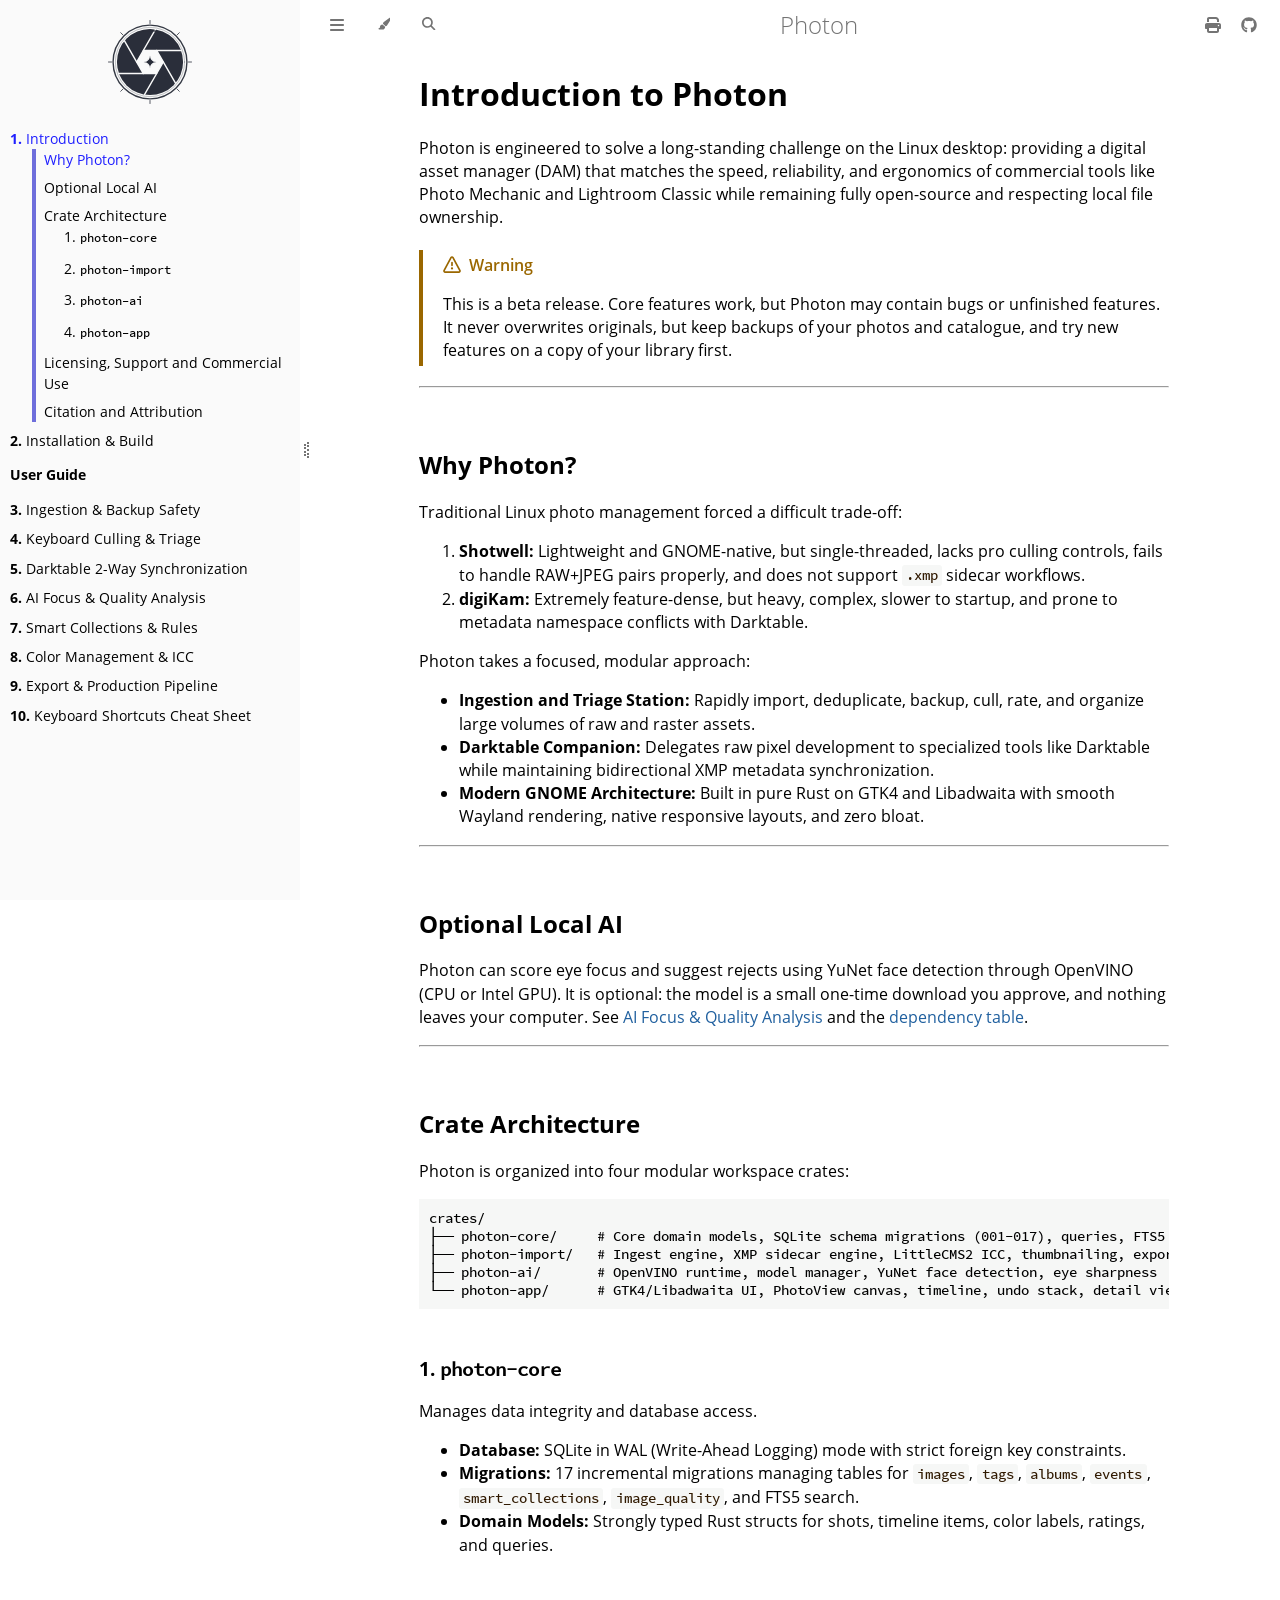
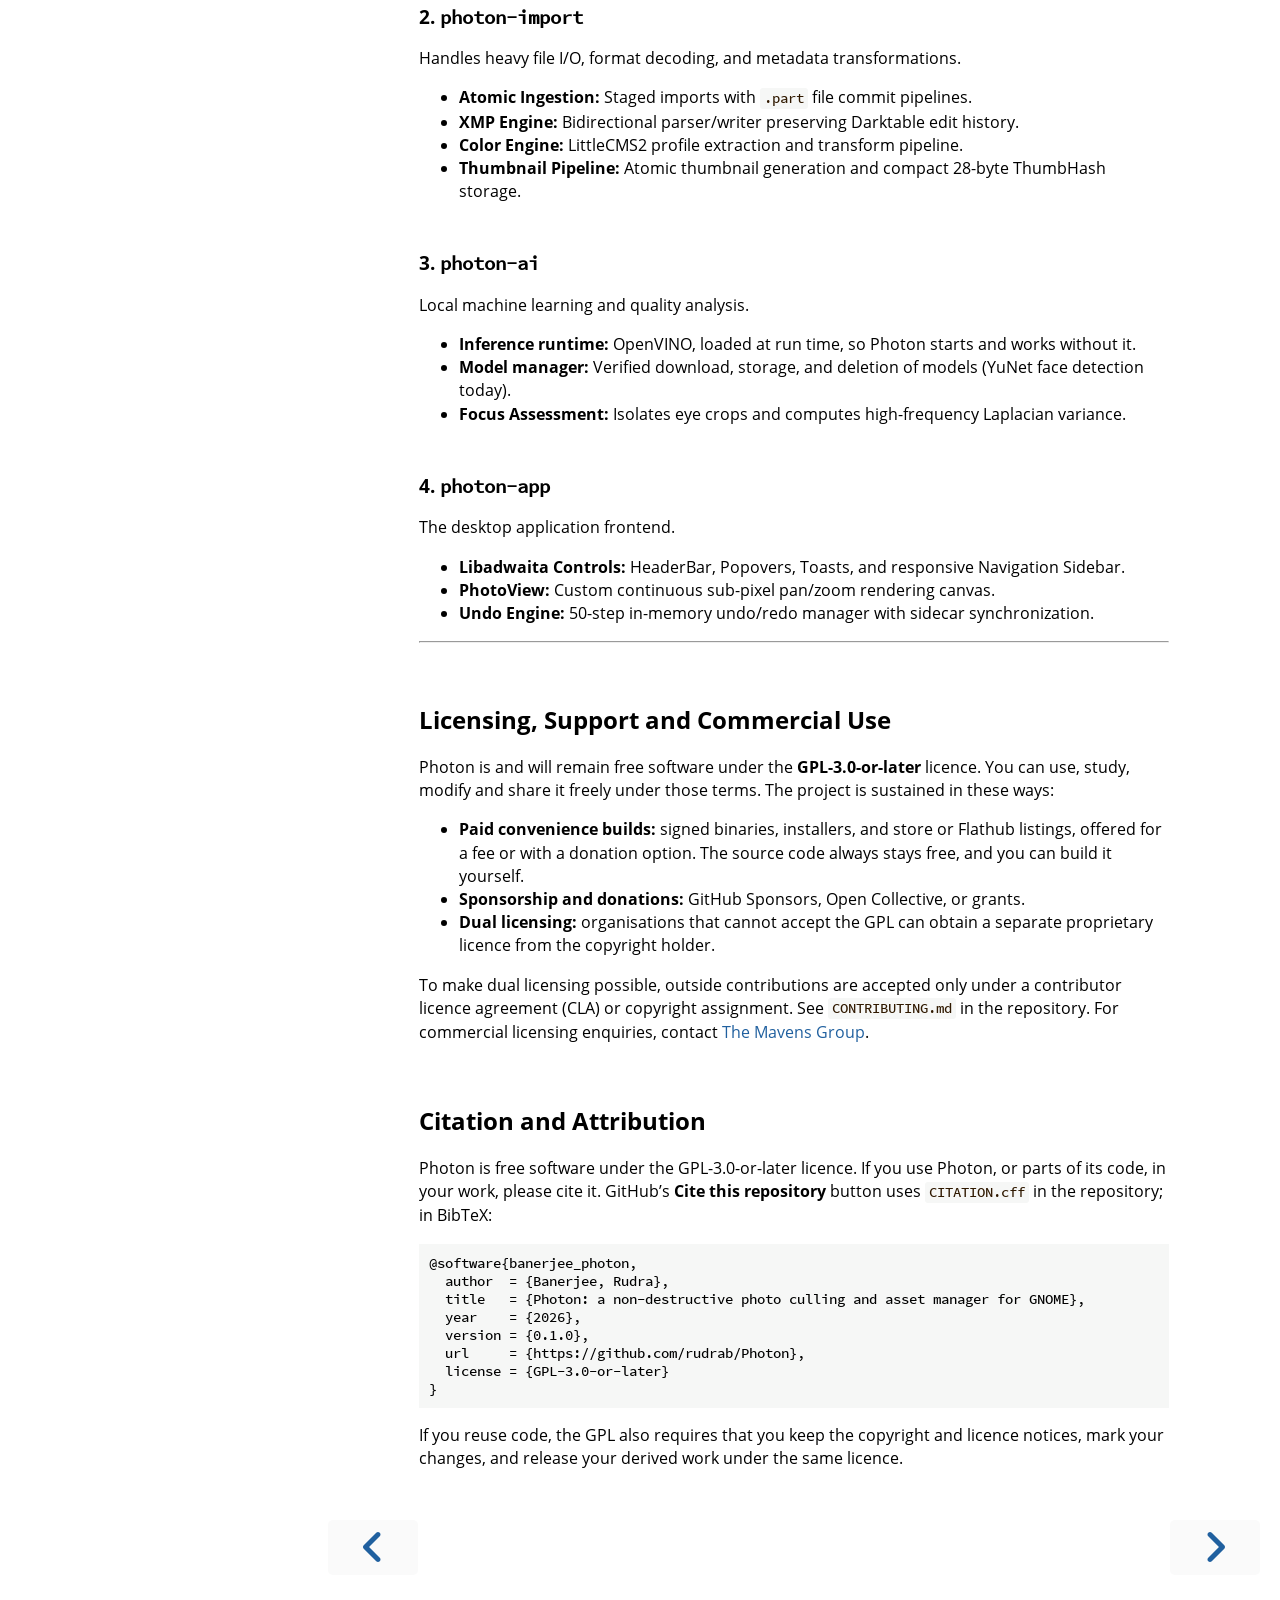
<file: introduction.html>
<!DOCTYPE HTML>
<html lang="en" class="light sidebar-visible" dir="ltr">
    <head>
        <!-- Book generated using mdBook -->
        <meta charset="UTF-8">
        <title>Introduction - Photon</title>


        <!-- Custom HTML head -->

        <meta name="description" content="">
        <meta name="viewport" content="width=device-width, initial-scale=1">
        <meta name="theme-color" content="#ffffff">

        <link rel="icon" href="favicon-c20f9d9e.svg">
        <link rel="stylesheet" href="css/variables-8adf115d.css">
        <link rel="stylesheet" href="css/general-0392ca55.css">
        <link rel="stylesheet" href="css/chrome-fc474251.css">
        <link rel="stylesheet" href="css/print-9e4910d8.css" media="print">

        <!-- Fonts -->
        <link rel="stylesheet" href="fonts/fonts-9644e21d.css">

        <!-- Highlight.js Stylesheets -->
        <link rel="stylesheet" id="mdbook-highlight-css" href="highlight-493f70e1.css">
        <link rel="stylesheet" id="mdbook-tomorrow-night-css" href="tomorrow-night-4c0ae647.css">
        <link rel="stylesheet" id="mdbook-ayu-highlight-css" href="ayu-highlight-3fdfc3ac.css">

        <!-- Custom theme stylesheets -->
        <link rel="stylesheet" href="src/custom-6ac2dfa5.css">


        <!-- Provide site root and default themes to javascript -->
        <script>
            const path_to_root = "";
            const default_light_theme = "light";
            const default_dark_theme = "navy";
            window.path_to_searchindex_js = "searchindex-54cfd295.js";
        </script>
        <!-- Start loading toc.js asap -->
        <script src="toc-0c2e6eb5.js"></script>
    </head>
    <body>
    <div id="mdbook-help-container">
        <div id="mdbook-help-popup">
            <h2 class="mdbook-help-title">Keyboard shortcuts</h2>
            <div>
                <p>Press <kbd>←</kbd> or <kbd>→</kbd> to navigate between chapters</p>
                <p>Press <kbd>S</kbd> or <kbd>/</kbd> to search in the book</p>
                <p>Press <kbd>?</kbd> to show this help</p>
                <p>Press <kbd>Esc</kbd> to hide this help</p>
            </div>
        </div>
    </div>
    <div id="mdbook-body-container">
        <!-- Work around some values being stored in localStorage wrapped in quotes -->
        <script>
            try {
                let theme = localStorage.getItem('mdbook-theme');
                let sidebar = localStorage.getItem('mdbook-sidebar');

                if (theme.startsWith('"') && theme.endsWith('"')) {
                    localStorage.setItem('mdbook-theme', theme.slice(1, theme.length - 1));
                }

                if (sidebar.startsWith('"') && sidebar.endsWith('"')) {
                    localStorage.setItem('mdbook-sidebar', sidebar.slice(1, sidebar.length - 1));
                }
            } catch (e) { }
        </script>

        <!-- Set the theme before any content is loaded, prevents flash -->
        <script>
            const default_theme = window.matchMedia("(prefers-color-scheme: dark)").matches ? default_dark_theme : default_light_theme;
            let theme;
            try { theme = localStorage.getItem('mdbook-theme'); } catch(e) { }
            if (theme === null || theme === undefined) { theme = default_theme; }
            const html = document.documentElement;
            html.classList.remove('light')
            html.classList.add(theme);
            html.classList.add("js");
        </script>

        <input type="checkbox" id="mdbook-sidebar-toggle-anchor" class="hidden">

        <!-- Hide / unhide sidebar before it is displayed -->
        <script>
            let sidebar = null;
            const sidebar_toggle = document.getElementById("mdbook-sidebar-toggle-anchor");
            if (document.body.clientWidth >= 1080) {
                try { sidebar = localStorage.getItem('mdbook-sidebar'); } catch(e) { }
                sidebar = sidebar || 'visible';
            } else {
                sidebar = 'hidden';
                sidebar_toggle.checked = false;
            }
            if (sidebar === 'visible') {
                sidebar_toggle.checked = true;
            } else {
                html.classList.remove('sidebar-visible');
            }
        </script>

        <nav id="mdbook-sidebar" class="sidebar" aria-label="Table of contents">
            <!-- populated by js -->
            <mdbook-sidebar-scrollbox class="sidebar-scrollbox"></mdbook-sidebar-scrollbox>
            <noscript>
                <iframe class="sidebar-iframe-outer" src="toc.html"></iframe>
            </noscript>
            <div id="mdbook-sidebar-resize-handle" class="sidebar-resize-handle">
                <div class="sidebar-resize-indicator"></div>
            </div>
        </nav>

        <div id="mdbook-page-wrapper" class="page-wrapper">

            <div class="page">
                <div id="mdbook-menu-bar-hover-placeholder"></div>
                <div id="mdbook-menu-bar" class="menu-bar sticky">
                    <div class="left-buttons">
                        <label id="mdbook-sidebar-toggle" class="icon-button" for="mdbook-sidebar-toggle-anchor" title="Toggle Table of Contents" aria-label="Toggle Table of Contents" aria-controls="mdbook-sidebar">
                            <span class=fa-svg><svg xmlns="http://www.w3.org/2000/svg" viewBox="0 0 448 512"><!--! Font Awesome Free 6.2.0 by @fontawesome - https://fontawesome.com License - https://fontawesome.com/license/free (Icons: CC BY 4.0, Fonts: SIL OFL 1.1, Code: MIT License) Copyright 2022 Fonticons, Inc. --><path d="M0 96C0 78.3 14.3 64 32 64H416c17.7 0 32 14.3 32 32s-14.3 32-32 32H32C14.3 128 0 113.7 0 96zM0 256c0-17.7 14.3-32 32-32H416c17.7 0 32 14.3 32 32s-14.3 32-32 32H32c-17.7 0-32-14.3-32-32zM448 416c0 17.7-14.3 32-32 32H32c-17.7 0-32-14.3-32-32s14.3-32 32-32H416c17.7 0 32 14.3 32 32z"/></svg></span>
                        </label>
                        <button id="mdbook-theme-toggle" class="icon-button" type="button" title="Change theme" aria-label="Change theme" aria-haspopup="true" aria-expanded="false" aria-controls="mdbook-theme-list">
                            <span class=fa-svg><svg xmlns="http://www.w3.org/2000/svg" viewBox="0 0 576 512"><!--! Font Awesome Free 6.2.0 by @fontawesome - https://fontawesome.com License - https://fontawesome.com/license/free (Icons: CC BY 4.0, Fonts: SIL OFL 1.1, Code: MIT License) Copyright 2022 Fonticons, Inc. --><path d="M371.3 367.1c27.3-3.9 51.9-19.4 67.2-42.9L600.2 74.1c12.6-19.5 9.4-45.3-7.6-61.2S549.7-4.4 531.1 9.6L294.4 187.2c-24 18-38.2 46.1-38.4 76.1L371.3 367.1zm-19.6 25.4l-116-104.4C175.9 290.3 128 339.6 128 400c0 3.9 .2 7.8 .6 11.6c1.8 17.5-10.2 36.4-27.8 36.4H96c-17.7 0-32 14.3-32 32s14.3 32 32 32H240c61.9 0 112-50.1 112-112c0-2.5-.1-5-.2-7.5z"/></svg></span>
                        </button>
                        <ul id="mdbook-theme-list" class="theme-popup" aria-label="Themes" role="menu">
                            <li role="none"><button role="menuitem" class="theme" id="mdbook-theme-default_theme">Auto</button></li>
                            <li role="none"><button role="menuitem" class="theme" id="mdbook-theme-light">Light</button></li>
                            <li role="none"><button role="menuitem" class="theme" id="mdbook-theme-rust">Rust</button></li>
                            <li role="none"><button role="menuitem" class="theme" id="mdbook-theme-coal">Coal</button></li>
                            <li role="none"><button role="menuitem" class="theme" id="mdbook-theme-navy">Navy</button></li>
                            <li role="none"><button role="menuitem" class="theme" id="mdbook-theme-ayu">Ayu</button></li>
                        </ul>
                        <button id="mdbook-search-toggle" class="icon-button" type="button" title="Search (`/`)" aria-label="Toggle Searchbar" aria-expanded="false" aria-keyshortcuts="/ s" aria-controls="mdbook-searchbar">
                            <span class=fa-svg><svg xmlns="http://www.w3.org/2000/svg" viewBox="0 0 512 512"><!--! Font Awesome Free 6.2.0 by @fontawesome - https://fontawesome.com License - https://fontawesome.com/license/free (Icons: CC BY 4.0, Fonts: SIL OFL 1.1, Code: MIT License) Copyright 2022 Fonticons, Inc. --><path d="M416 208c0 45.9-14.9 88.3-40 122.7L502.6 457.4c12.5 12.5 12.5 32.8 0 45.3s-32.8 12.5-45.3 0L330.7 376c-34.4 25.2-76.8 40-122.7 40C93.1 416 0 322.9 0 208S93.1 0 208 0S416 93.1 416 208zM208 352c79.5 0 144-64.5 144-144s-64.5-144-144-144S64 128.5 64 208s64.5 144 144 144z"/></svg></span>
                        </button>
                    </div>

                    <h1 class="menu-title">Photon</h1>

                    <div class="right-buttons">
                        <a href="print.html" title="Print this book" aria-label="Print this book">
                            <span class=fa-svg id="print-button"><svg xmlns="http://www.w3.org/2000/svg" viewBox="0 0 512 512"><!--! Font Awesome Free 6.2.0 by @fontawesome - https://fontawesome.com License - https://fontawesome.com/license/free (Icons: CC BY 4.0, Fonts: SIL OFL 1.1, Code: MIT License) Copyright 2022 Fonticons, Inc. --><path d="M128 0C92.7 0 64 28.7 64 64v96h64V64H354.7L384 93.3V160h64V93.3c0-17-6.7-33.3-18.7-45.3L400 18.7C388 6.7 371.7 0 354.7 0H128zM384 352v32 64H128V384 368 352H384zm64 32h32c17.7 0 32-14.3 32-32V256c0-35.3-28.7-64-64-64H64c-35.3 0-64 28.7-64 64v96c0 17.7 14.3 32 32 32H64v64c0 35.3 28.7 64 64 64H384c35.3 0 64-28.7 64-64V384zm-16-88c-13.3 0-24-10.7-24-24s10.7-24 24-24s24 10.7 24 24s-10.7 24-24 24z"/></svg></span>
                        </a>
                        <a href="https://github.com/rudrab/Photon" title="Git repository" aria-label="Git repository">
                            <span class=fa-svg><svg xmlns="http://www.w3.org/2000/svg" viewBox="0 0 496 512"><!--! Font Awesome Free 6.2.0 by @fontawesome - https://fontawesome.com License - https://fontawesome.com/license/free (Icons: CC BY 4.0, Fonts: SIL OFL 1.1, Code: MIT License) Copyright 2022 Fonticons, Inc. --><path d="M165.9 397.4c0 2-2.3 3.6-5.2 3.6-3.3.3-5.6-1.3-5.6-3.6 0-2 2.3-3.6 5.2-3.6 3-.3 5.6 1.3 5.6 3.6zm-31.1-4.5c-.7 2 1.3 4.3 4.3 4.9 2.6 1 5.6 0 6.2-2s-1.3-4.3-4.3-5.2c-2.6-.7-5.5.3-6.2 2.3zm44.2-1.7c-2.9.7-4.9 2.6-4.6 4.9.3 2 2.9 3.3 5.9 2.6 2.9-.7 4.9-2.6 4.6-4.6-.3-1.9-3-3.2-5.9-2.9zM244.8 8C106.1 8 0 113.3 0 252c0 110.9 69.8 205.8 169.5 239.2 12.8 2.3 17.3-5.6 17.3-12.1 0-6.2-.3-40.4-.3-61.4 0 0-70 15-84.7-29.8 0 0-11.4-29.1-27.8-36.6 0 0-22.9-15.7 1.6-15.4 0 0 24.9 2 38.6 25.8 21.9 38.6 58.6 27.5 72.9 20.9 2.3-16 8.8-27.1 16-33.7-55.9-6.2-112.3-14.3-112.3-110.5 0-27.5 7.6-41.3 23.6-58.9-2.6-6.5-11.1-33.3 2.6-67.9 20.9-6.5 69 27 69 27 20-5.6 41.5-8.5 62.8-8.5s42.8 2.9 62.8 8.5c0 0 48.1-33.6 69-27 13.7 34.7 5.2 61.4 2.6 67.9 16 17.7 25.8 31.5 25.8 58.9 0 96.5-58.9 104.2-114.8 110.5 9.2 7.9 17 22.9 17 46.4 0 33.7-.3 75.4-.3 83.6 0 6.5 4.6 14.4 17.3 12.1C428.2 457.8 496 362.9 496 252 496 113.3 383.5 8 244.8 8zM97.2 352.9c-1.3 1-1 3.3.7 5.2 1.6 1.6 3.9 2.3 5.2 1 1.3-1 1-3.3-.7-5.2-1.6-1.6-3.9-2.3-5.2-1zm-10.8-8.1c-.7 1.3.3 2.9 2.3 3.9 1.6 1 3.6.7 4.3-.7.7-1.3-.3-2.9-2.3-3.9-2-.6-3.6-.3-4.3.7zm32.4 35.6c-1.6 1.3-1 4.3 1.3 6.2 2.3 2.3 5.2 2.6 6.5 1 1.3-1.3.7-4.3-1.3-6.2-2.2-2.3-5.2-2.6-6.5-1zm-11.4-14.7c-1.6 1-1.6 3.6 0 5.9 1.6 2.3 4.3 3.3 5.6 2.3 1.6-1.3 1.6-3.9 0-6.2-1.4-2.3-4-3.3-5.6-2z"/></svg></span>
                        </a>

                    </div>
                </div>

                <div id="mdbook-search-wrapper" class="hidden">
                    <form id="mdbook-searchbar-outer" class="searchbar-outer">
                        <div class="search-wrapper">
                            <input type="search" id="mdbook-searchbar" name="searchbar" placeholder="Search this book ..." aria-controls="mdbook-searchresults-outer" aria-describedby="searchresults-header">
                            <div class="spinner-wrapper">
                                <span class=fa-svg id="fa-spin"><svg xmlns="http://www.w3.org/2000/svg" viewBox="0 0 512 512"><!--! Font Awesome Free 6.2.0 by @fontawesome - https://fontawesome.com License - https://fontawesome.com/license/free (Icons: CC BY 4.0, Fonts: SIL OFL 1.1, Code: MIT License) Copyright 2022 Fonticons, Inc. --><path d="M304 48c0-26.5-21.5-48-48-48s-48 21.5-48 48s21.5 48 48 48s48-21.5 48-48zm0 416c0-26.5-21.5-48-48-48s-48 21.5-48 48s21.5 48 48 48s48-21.5 48-48zM48 304c26.5 0 48-21.5 48-48s-21.5-48-48-48s-48 21.5-48 48s21.5 48 48 48zm464-48c0-26.5-21.5-48-48-48s-48 21.5-48 48s21.5 48 48 48s48-21.5 48-48zM142.9 437c18.7-18.7 18.7-49.1 0-67.9s-49.1-18.7-67.9 0s-18.7 49.1 0 67.9s49.1 18.7 67.9 0zm0-294.2c18.7-18.7 18.7-49.1 0-67.9S93.7 56.2 75 75s-18.7 49.1 0 67.9s49.1 18.7 67.9 0zM369.1 437c18.7 18.7 49.1 18.7 67.9 0s18.7-49.1 0-67.9s-49.1-18.7-67.9 0s-18.7 49.1 0 67.9z"/></svg></span>
                            </div>
                        </div>
                    </form>
                    <div id="mdbook-searchresults-outer" class="searchresults-outer hidden">
                        <div id="mdbook-searchresults-header" class="searchresults-header"></div>
                        <ul id="mdbook-searchresults">
                        </ul>
                    </div>
                </div>

                <!-- Apply ARIA attributes after the sidebar and the sidebar toggle button are added to the DOM -->
                <script>
                    document.getElementById('mdbook-sidebar-toggle').setAttribute('aria-expanded', sidebar === 'visible');
                    document.getElementById('mdbook-sidebar').setAttribute('aria-hidden', sidebar !== 'visible');
                    Array.from(document.querySelectorAll('#mdbook-sidebar a')).forEach(function(link) {
                        link.setAttribute('tabIndex', sidebar === 'visible' ? 0 : -1);
                    });
                </script>

                <div id="mdbook-content" class="content">
                    <main>
                        <h1 id="introduction-to-photon"><a class="header" href="#introduction-to-photon">Introduction to Photon</a></h1>
<p>Photon is engineered to solve a long-standing challenge on the Linux desktop: providing a digital asset manager (DAM) that matches the speed, reliability, and ergonomics of commercial tools like Photo Mechanic and Lightroom Classic while remaining fully open-source and respecting local file ownership.</p>
<blockquote class="blockquote-tag blockquote-tag-warning">
<p class="blockquote-tag-title"><svg viewbox="0 0 16 16" width="18" height="18"><path d="M6.457 1.047c.659-1.234 2.427-1.234 3.086 0l6.082 11.378A1.75 1.75 0 0 1 14.082 15H1.918a1.75 1.75 0 0 1-1.543-2.575Zm1.763.707a.25.25 0 0 0-.44 0L1.698 13.132a.25.25 0 0 0 .22.368h12.164a.25.25 0 0 0 .22-.368Zm.53 3.996v2.5a.75.75 0 0 1-1.5 0v-2.5a.75.75 0 0 1 1.5 0ZM9 11a1 1 0 1 1-2 0 1 1 0 0 1 2 0Z"></path></svg>Warning</p>
<p>This is a beta release. Core features work, but Photon may contain bugs or unfinished features. It never overwrites originals, but keep backups of your photos and catalogue, and try new features on a copy of your library first.</p>
</blockquote>
<hr>
<h2 id="why-photon"><a class="header" href="#why-photon">Why Photon?</a></h2>
<p>Traditional Linux photo management forced a difficult trade-off:</p>
<ol>
<li><strong>Shotwell:</strong> Lightweight and GNOME-native, but single-threaded, lacks pro culling controls, fails to handle RAW+JPEG pairs properly, and does not support <code>.xmp</code> sidecar workflows.</li>
<li><strong>digiKam:</strong> Extremely feature-dense, but heavy, complex, slower to startup, and prone to metadata namespace conflicts with Darktable.</li>
</ol>
<p>Photon takes a focused, modular approach:</p>
<ul>
<li><strong>Ingestion and Triage Station:</strong> Rapidly import, deduplicate, backup, cull, rate, and organize large volumes of raw and raster assets.</li>
<li><strong>Darktable Companion:</strong> Delegates raw pixel development to specialized tools like Darktable while maintaining bidirectional XMP metadata synchronization.</li>
<li><strong>Modern GNOME Architecture:</strong> Built in pure Rust on GTK4 and Libadwaita with smooth Wayland rendering, native responsive layouts, and zero bloat.</li>
</ul>
<hr>
<h2 id="optional-local-ai"><a class="header" href="#optional-local-ai">Optional Local AI</a></h2>
<p>Photon can score eye focus and suggest rejects using YuNet face detection through OpenVINO (CPU or Intel GPU). It is optional: the model is a small one-time download you approve, and nothing leaves your computer. See <a href="guide/ai_quality.html">AI Focus &amp; Quality Analysis</a> and the <a href="installation.html#1-dependencies">dependency table</a>.</p>
<hr>
<h2 id="crate-architecture"><a class="header" href="#crate-architecture">Crate Architecture</a></h2>
<p>Photon is organized into four modular workspace crates:</p>
<pre><code>crates/
├── photon-core/     # Core domain models, SQLite schema migrations (001-017), queries, FTS5
├── photon-import/   # Ingest engine, XMP sidecar engine, LittleCMS2 ICC, thumbnailing, export
├── photon-ai/       # OpenVINO runtime, model manager, YuNet face detection, eye sharpness
└── photon-app/      # GTK4/Libadwaita UI, PhotoView canvas, timeline, undo stack, detail viewer
</code></pre>
<h3 id="1-photon-core"><a class="header" href="#1-photon-core">1. <code>photon-core</code></a></h3>
<p>Manages data integrity and database access.</p>
<ul>
<li><strong>Database:</strong> SQLite in WAL (Write-Ahead Logging) mode with strict foreign key constraints.</li>
<li><strong>Migrations:</strong> 17 incremental migrations managing tables for <code>images</code>, <code>tags</code>, <code>albums</code>, <code>events</code>, <code>smart_collections</code>, <code>image_quality</code>, and FTS5 search.</li>
<li><strong>Domain Models:</strong> Strongly typed Rust structs for shots, timeline items, color labels, ratings, and queries.</li>
</ul>
<h3 id="2-photon-import"><a class="header" href="#2-photon-import">2. <code>photon-import</code></a></h3>
<p>Handles heavy file I/O, format decoding, and metadata transformations.</p>
<ul>
<li><strong>Atomic Ingestion:</strong> Staged imports with <code>.part</code> file commit pipelines.</li>
<li><strong>XMP Engine:</strong> Bidirectional parser/writer preserving Darktable edit history.</li>
<li><strong>Color Engine:</strong> LittleCMS2 profile extraction and transform pipeline.</li>
<li><strong>Thumbnail Pipeline:</strong> Atomic thumbnail generation and compact 28-byte ThumbHash storage.</li>
</ul>
<h3 id="3-photon-ai"><a class="header" href="#3-photon-ai">3. <code>photon-ai</code></a></h3>
<p>Local machine learning and quality analysis.</p>
<ul>
<li><strong>Inference runtime:</strong> OpenVINO, loaded at run time, so Photon starts and works without it.</li>
<li><strong>Model manager:</strong> Verified download, storage, and deletion of models (YuNet face detection today).</li>
<li><strong>Focus Assessment:</strong> Isolates eye crops and computes high-frequency Laplacian variance.</li>
</ul>
<h3 id="4-photon-app"><a class="header" href="#4-photon-app">4. <code>photon-app</code></a></h3>
<p>The desktop application frontend.</p>
<ul>
<li><strong>Libadwaita Controls:</strong> HeaderBar, Popovers, Toasts, and responsive Navigation Sidebar.</li>
<li><strong>PhotoView:</strong> Custom continuous sub-pixel pan/zoom rendering canvas.</li>
<li><strong>Undo Engine:</strong> 50-step in-memory undo/redo manager with sidecar synchronization.</li>
</ul>
<hr>
<h2 id="licensing-support-and-commercial-use"><a class="header" href="#licensing-support-and-commercial-use">Licensing, Support and Commercial Use</a></h2>
<p>Photon is and will remain free software under the <strong>GPL-3.0-or-later</strong> licence. You can use, study, modify and share it freely under those terms. The project is sustained in these ways:</p>
<ul>
<li><strong>Paid convenience builds:</strong> signed binaries, installers, and store or Flathub listings, offered for a fee or with a donation option. The source code always stays free, and you can build it yourself.</li>
<li><strong>Sponsorship and donations:</strong> GitHub Sponsors, Open Collective, or grants.</li>
<li><strong>Dual licensing:</strong> organisations that cannot accept the GPL can obtain a separate proprietary licence from the copyright holder.</li>
</ul>
<p>To make dual licensing possible, outside contributions are accepted only under a contributor licence agreement (CLA) or copyright assignment. See <code>CONTRIBUTING.md</code> in the repository. For commercial licensing enquiries, contact <a href="https://mavens-group.github.io/">The Mavens Group</a>.</p>
<h2 id="citation-and-attribution"><a class="header" href="#citation-and-attribution">Citation and Attribution</a></h2>
<p>Photon is free software under the GPL-3.0-or-later licence. If you use Photon, or parts of its code, in your work, please cite it. GitHub’s <strong>Cite this repository</strong> button uses <code>CITATION.cff</code> in the repository; in BibTeX:</p>
<pre><code class="language-bibtex">@software{banerjee_photon,
  author  = {Banerjee, Rudra},
  title   = {Photon: a non-destructive photo culling and asset manager for GNOME},
  year    = {2026},
  version = {0.1.0},
  url     = {https://github.com/rudrab/Photon},
  license = {GPL-3.0-or-later}
}
</code></pre>
<p>If you reuse code, the GPL also requires that you keep the copyright and licence notices, mark your changes, and release your derived work under the same licence.</p>

                    </main>

                    <nav class="nav-wrapper" aria-label="Page navigation">
                        <!-- Mobile navigation buttons -->
                            <a rel="prev" href="index.html" class="mobile-nav-chapters previous" title="Previous chapter" aria-label="Previous chapter" aria-keyshortcuts="Left">
                                <span class=fa-svg><svg xmlns="http://www.w3.org/2000/svg" viewBox="0 0 320 512"><!--! Font Awesome Free 6.2.0 by @fontawesome - https://fontawesome.com License - https://fontawesome.com/license/free (Icons: CC BY 4.0, Fonts: SIL OFL 1.1, Code: MIT License) Copyright 2022 Fonticons, Inc. --><path d="M41.4 233.4c-12.5 12.5-12.5 32.8 0 45.3l160 160c12.5 12.5 32.8 12.5 45.3 0s12.5-32.8 0-45.3L109.3 256 246.6 118.6c12.5-12.5 12.5-32.8 0-45.3s-32.8-12.5-45.3 0l-160 160z"/></svg></span>
                            </a>

                            <a rel="next prefetch" href="installation.html" class="mobile-nav-chapters next" title="Next chapter" aria-label="Next chapter" aria-keyshortcuts="Right">
                                <span class=fa-svg><svg xmlns="http://www.w3.org/2000/svg" viewBox="0 0 320 512"><!--! Font Awesome Free 6.2.0 by @fontawesome - https://fontawesome.com License - https://fontawesome.com/license/free (Icons: CC BY 4.0, Fonts: SIL OFL 1.1, Code: MIT License) Copyright 2022 Fonticons, Inc. --><path d="M278.6 233.4c12.5 12.5 12.5 32.8 0 45.3l-160 160c-12.5 12.5-32.8 12.5-45.3 0s-12.5-32.8 0-45.3L210.7 256 73.4 118.6c-12.5-12.5-12.5-32.8 0-45.3s32.8-12.5 45.3 0l160 160z"/></svg></span>
                            </a>

                        <div style="clear: both"></div>
                    </nav>
                </div>
            </div>

            <nav class="nav-wide-wrapper" aria-label="Page navigation">
                    <a rel="prev" href="index.html" class="nav-chapters previous" title="Previous chapter" aria-label="Previous chapter" aria-keyshortcuts="Left">
                        <span class=fa-svg><svg xmlns="http://www.w3.org/2000/svg" viewBox="0 0 320 512"><!--! Font Awesome Free 6.2.0 by @fontawesome - https://fontawesome.com License - https://fontawesome.com/license/free (Icons: CC BY 4.0, Fonts: SIL OFL 1.1, Code: MIT License) Copyright 2022 Fonticons, Inc. --><path d="M41.4 233.4c-12.5 12.5-12.5 32.8 0 45.3l160 160c12.5 12.5 32.8 12.5 45.3 0s12.5-32.8 0-45.3L109.3 256 246.6 118.6c12.5-12.5 12.5-32.8 0-45.3s-32.8-12.5-45.3 0l-160 160z"/></svg></span>
                    </a>

                    <a rel="next prefetch" href="installation.html" class="nav-chapters next" title="Next chapter" aria-label="Next chapter" aria-keyshortcuts="Right">
                        <span class=fa-svg><svg xmlns="http://www.w3.org/2000/svg" viewBox="0 0 320 512"><!--! Font Awesome Free 6.2.0 by @fontawesome - https://fontawesome.com License - https://fontawesome.com/license/free (Icons: CC BY 4.0, Fonts: SIL OFL 1.1, Code: MIT License) Copyright 2022 Fonticons, Inc. --><path d="M278.6 233.4c12.5 12.5 12.5 32.8 0 45.3l-160 160c-12.5 12.5-32.8 12.5-45.3 0s-12.5-32.8 0-45.3L210.7 256 73.4 118.6c-12.5-12.5-12.5-32.8 0-45.3s32.8-12.5 45.3 0l160 160z"/></svg></span>
                    </a>
            </nav>

        </div>

        <template id=fa-eye><span class=fa-svg><svg xmlns="http://www.w3.org/2000/svg" viewBox="0 0 576 512"><!--! Font Awesome Free 6.2.0 by @fontawesome - https://fontawesome.com License - https://fontawesome.com/license/free (Icons: CC BY 4.0, Fonts: SIL OFL 1.1, Code: MIT License) Copyright 2022 Fonticons, Inc. --><path d="M288 32c-80.8 0-145.5 36.8-192.6 80.6C48.6 156 17.3 208 2.5 243.7c-3.3 7.9-3.3 16.7 0 24.6C17.3 304 48.6 356 95.4 399.4C142.5 443.2 207.2 480 288 480s145.5-36.8 192.6-80.6c46.8-43.5 78.1-95.4 93-131.1c3.3-7.9 3.3-16.7 0-24.6c-14.9-35.7-46.2-87.7-93-131.1C433.5 68.8 368.8 32 288 32zM432 256c0 79.5-64.5 144-144 144s-144-64.5-144-144s64.5-144 144-144s144 64.5 144 144zM288 192c0 35.3-28.7 64-64 64c-11.5 0-22.3-3-31.6-8.4c-.2 2.8-.4 5.5-.4 8.4c0 53 43 96 96 96s96-43 96-96s-43-96-96-96c-2.8 0-5.6 .1-8.4 .4c5.3 9.3 8.4 20.1 8.4 31.6z"/></svg></span></template>
        <template id=fa-eye-slash><span class=fa-svg><svg xmlns="http://www.w3.org/2000/svg" viewBox="0 0 640 512"><!--! Font Awesome Free 6.2.0 by @fontawesome - https://fontawesome.com License - https://fontawesome.com/license/free (Icons: CC BY 4.0, Fonts: SIL OFL 1.1, Code: MIT License) Copyright 2022 Fonticons, Inc. --><path d="M38.8 5.1C28.4-3.1 13.3-1.2 5.1 9.2S-1.2 34.7 9.2 42.9l592 464c10.4 8.2 25.5 6.3 33.7-4.1s6.3-25.5-4.1-33.7L525.6 386.7c39.6-40.6 66.4-86.1 79.9-118.4c3.3-7.9 3.3-16.7 0-24.6c-14.9-35.7-46.2-87.7-93-131.1C465.5 68.8 400.8 32 320 32c-68.2 0-125 26.3-169.3 60.8L38.8 5.1zM223.1 149.5C248.6 126.2 282.7 112 320 112c79.5 0 144 64.5 144 144c0 24.9-6.3 48.3-17.4 68.7L408 294.5c5.2-11.8 8-24.8 8-38.5c0-53-43-96-96-96c-2.8 0-5.6 .1-8.4 .4c5.3 9.3 8.4 20.1 8.4 31.6c0 10.2-2.4 19.8-6.6 28.3l-90.3-70.8zm223.1 298L373 389.9c-16.4 6.5-34.3 10.1-53 10.1c-79.5 0-144-64.5-144-144c0-6.9 .5-13.6 1.4-20.2L83.1 161.5C60.3 191.2 44 220.8 34.5 243.7c-3.3 7.9-3.3 16.7 0 24.6c14.9 35.7 46.2 87.7 93 131.1C174.5 443.2 239.2 480 320 480c47.8 0 89.9-12.9 126.2-32.5z"/></svg></span></template>
        <template id=fa-copy><span class=fa-svg><svg xmlns="http://www.w3.org/2000/svg" viewBox="0 0 512 512"><!--! Font Awesome Free 6.2.0 by @fontawesome - https://fontawesome.com License - https://fontawesome.com/license/free (Icons: CC BY 4.0, Fonts: SIL OFL 1.1, Code: MIT License) Copyright 2022 Fonticons, Inc. --><path d="M502.6 70.63l-61.25-61.25C435.4 3.371 427.2 0 418.7 0H255.1c-35.35 0-64 28.66-64 64l.0195 256C192 355.4 220.7 384 256 384h192c35.2 0 64-28.8 64-64V93.25C512 84.77 508.6 76.63 502.6 70.63zM464 320c0 8.836-7.164 16-16 16H255.1c-8.838 0-16-7.164-16-16L239.1 64.13c0-8.836 7.164-16 16-16h128L384 96c0 17.67 14.33 32 32 32h47.1V320zM272 448c0 8.836-7.164 16-16 16H63.1c-8.838 0-16-7.164-16-16L47.98 192.1c0-8.836 7.164-16 16-16H160V128H63.99c-35.35 0-64 28.65-64 64l.0098 256C.002 483.3 28.66 512 64 512h192c35.2 0 64-28.8 64-64v-32h-47.1L272 448z"/></svg></span></template>
        <template id=fa-play><span class=fa-svg><svg xmlns="http://www.w3.org/2000/svg" viewBox="0 0 384 512"><!--! Font Awesome Free 6.2.0 by @fontawesome - https://fontawesome.com License - https://fontawesome.com/license/free (Icons: CC BY 4.0, Fonts: SIL OFL 1.1, Code: MIT License) Copyright 2022 Fonticons, Inc. --><path d="M73 39c-14.8-9.1-33.4-9.4-48.5-.9S0 62.6 0 80V432c0 17.4 9.4 33.4 24.5 41.9s33.7 8.1 48.5-.9L361 297c14.3-8.7 23-24.2 23-41s-8.7-32.2-23-41L73 39z"/></svg></span></template>
        <template id=fa-clock-rotate-left><span class=fa-svg><svg xmlns="http://www.w3.org/2000/svg" viewBox="0 0 512 512"><!--! Font Awesome Free 6.2.0 by @fontawesome - https://fontawesome.com License - https://fontawesome.com/license/free (Icons: CC BY 4.0, Fonts: SIL OFL 1.1, Code: MIT License) Copyright 2022 Fonticons, Inc. --><path d="M75 75L41 41C25.9 25.9 0 36.6 0 57.9V168c0 13.3 10.7 24 24 24H134.1c21.4 0 32.1-25.9 17-41l-30.8-30.8C155 85.5 203 64 256 64c106 0 192 86 192 192s-86 192-192 192c-40.8 0-78.6-12.7-109.7-34.4c-14.5-10.1-34.4-6.6-44.6 7.9s-6.6 34.4 7.9 44.6C151.2 495 201.7 512 256 512c141.4 0 256-114.6 256-256S397.4 0 256 0C185.3 0 121.3 28.7 75 75zm181 53c-13.3 0-24 10.7-24 24V256c0 6.4 2.5 12.5 7 17l72 72c9.4 9.4 24.6 9.4 33.9 0s9.4-24.6 0-33.9l-65-65V152c0-13.3-10.7-24-24-24z"/></svg></span></template>



        <script>
            window.playground_copyable = true;
        </script>


        <script src="elasticlunr-ef4e11c1.min.js"></script>
        <script src="mark-09e88c2c.min.js"></script>
        <script src="searcher-09f2665d.js"></script>

        <script src="clipboard-1626706a.min.js"></script>
        <script src="highlight-abc7f01d.js"></script>
        <script src="book-c22b7243.js"></script>

        <!-- Custom JS scripts -->
        <script src="src/custom-5e78988c.js"></script>



    </div>
    </body>
</html>
</file>
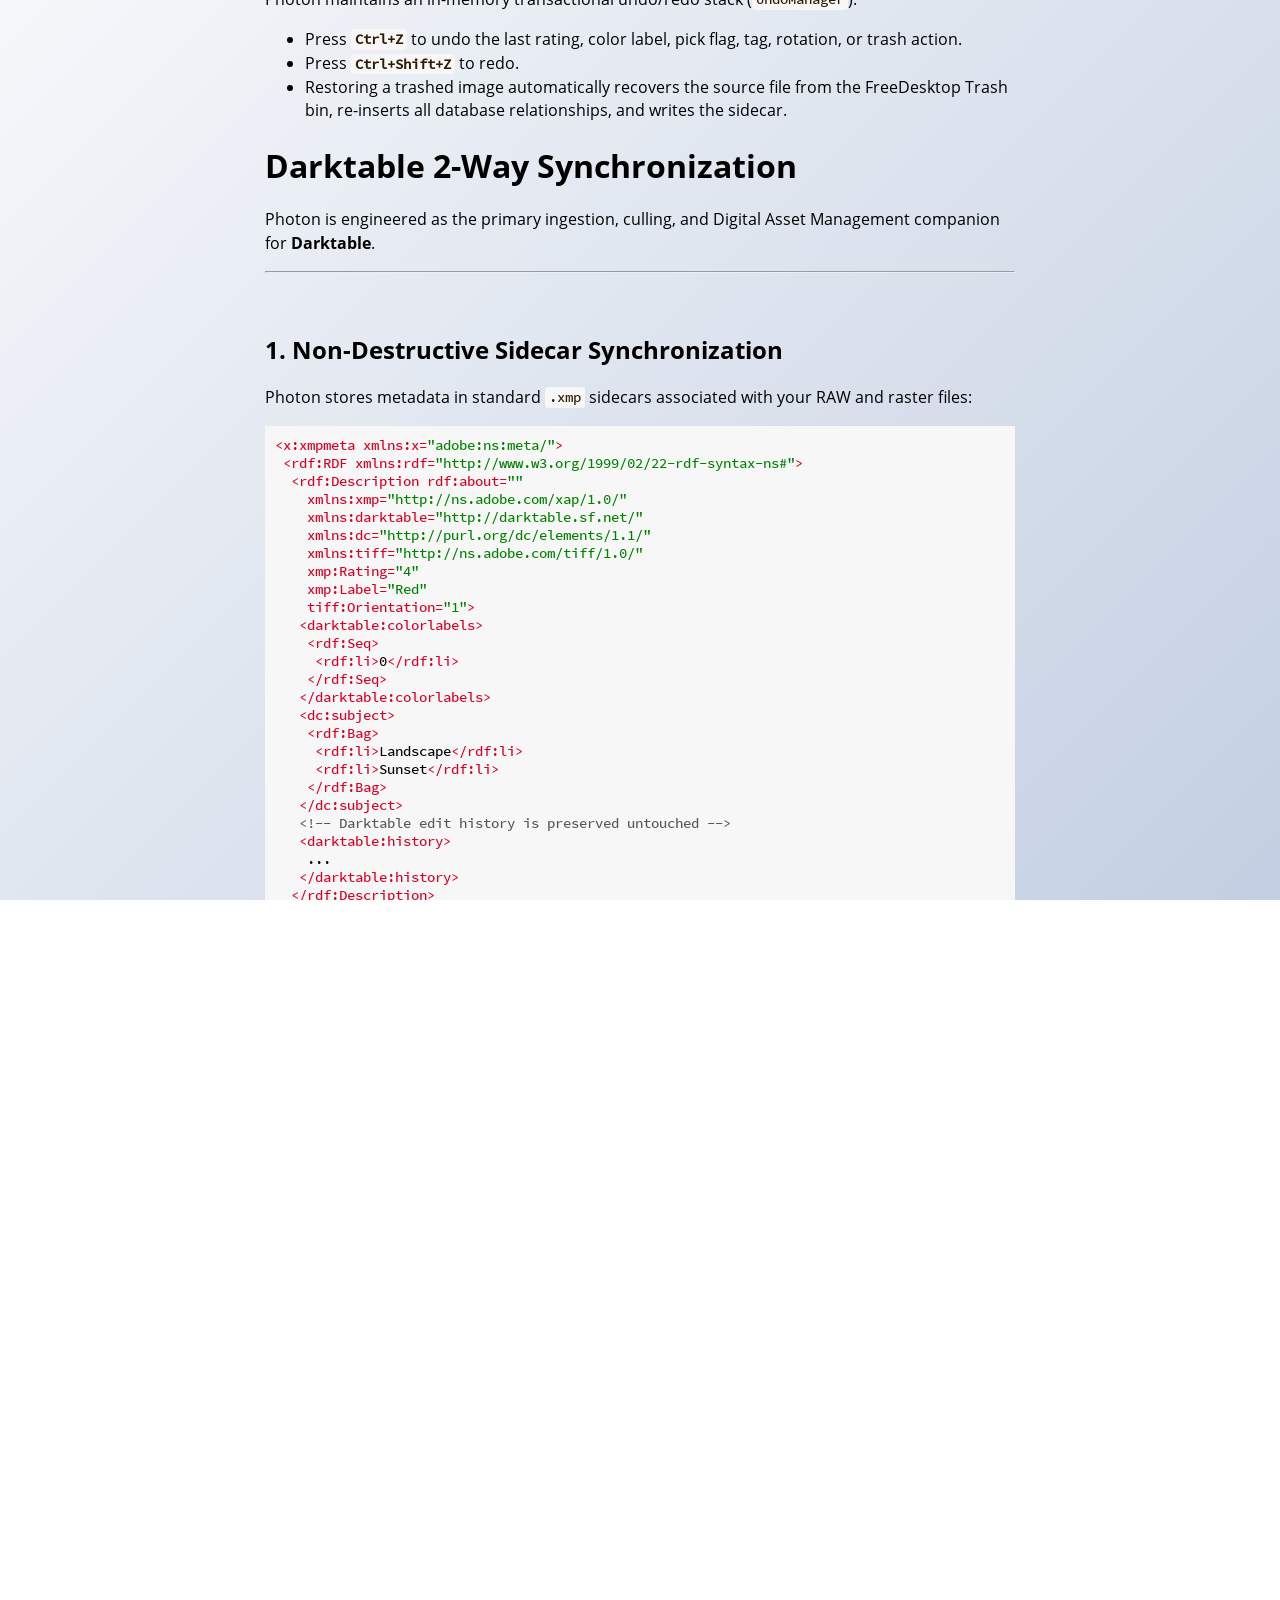
<file: print.html>
<!DOCTYPE HTML>
<html lang="en" class="light sidebar-visible" dir="ltr">
    <head>
        <!-- Book generated using mdBook -->
        <meta charset="UTF-8">
        <title>Photon</title>
        <meta name="robots" content="noindex">


        <!-- Custom HTML head -->

        <meta name="description" content="">
        <meta name="viewport" content="width=device-width, initial-scale=1">
        <meta name="theme-color" content="#ffffff">

        <link rel="icon" href="favicon-c20f9d9e.svg">
        <link rel="stylesheet" href="css/variables-8adf115d.css">
        <link rel="stylesheet" href="css/general-0392ca55.css">
        <link rel="stylesheet" href="css/chrome-fc474251.css">
        <link rel="stylesheet" href="css/print-9e4910d8.css" media="print">

        <!-- Fonts -->
        <link rel="stylesheet" href="fonts/fonts-9644e21d.css">

        <!-- Highlight.js Stylesheets -->
        <link rel="stylesheet" id="mdbook-highlight-css" href="highlight-493f70e1.css">
        <link rel="stylesheet" id="mdbook-tomorrow-night-css" href="tomorrow-night-4c0ae647.css">
        <link rel="stylesheet" id="mdbook-ayu-highlight-css" href="ayu-highlight-3fdfc3ac.css">

        <!-- Custom theme stylesheets -->
        <link rel="stylesheet" href="src/custom-6ac2dfa5.css">


        <!-- Provide site root and default themes to javascript -->
        <script>
            const path_to_root = "";
            const default_light_theme = "light";
            const default_dark_theme = "navy";
            window.path_to_searchindex_js = "searchindex-54cfd295.js";
        </script>
        <!-- Start loading toc.js asap -->
        <script src="toc-0c2e6eb5.js"></script>
    </head>
    <body>
    <div id="mdbook-help-container">
        <div id="mdbook-help-popup">
            <h2 class="mdbook-help-title">Keyboard shortcuts</h2>
            <div>
                <p>Press <kbd>←</kbd> or <kbd>→</kbd> to navigate between chapters</p>
                <p>Press <kbd>S</kbd> or <kbd>/</kbd> to search in the book</p>
                <p>Press <kbd>?</kbd> to show this help</p>
                <p>Press <kbd>Esc</kbd> to hide this help</p>
            </div>
        </div>
    </div>
    <div id="mdbook-body-container">
        <!-- Work around some values being stored in localStorage wrapped in quotes -->
        <script>
            try {
                let theme = localStorage.getItem('mdbook-theme');
                let sidebar = localStorage.getItem('mdbook-sidebar');

                if (theme.startsWith('"') && theme.endsWith('"')) {
                    localStorage.setItem('mdbook-theme', theme.slice(1, theme.length - 1));
                }

                if (sidebar.startsWith('"') && sidebar.endsWith('"')) {
                    localStorage.setItem('mdbook-sidebar', sidebar.slice(1, sidebar.length - 1));
                }
            } catch (e) { }
        </script>

        <!-- Set the theme before any content is loaded, prevents flash -->
        <script>
            const default_theme = window.matchMedia("(prefers-color-scheme: dark)").matches ? default_dark_theme : default_light_theme;
            let theme;
            try { theme = localStorage.getItem('mdbook-theme'); } catch(e) { }
            if (theme === null || theme === undefined) { theme = default_theme; }
            const html = document.documentElement;
            html.classList.remove('light')
            html.classList.add(theme);
            html.classList.add("js");
        </script>

        <input type="checkbox" id="mdbook-sidebar-toggle-anchor" class="hidden">

        <!-- Hide / unhide sidebar before it is displayed -->
        <script>
            let sidebar = null;
            const sidebar_toggle = document.getElementById("mdbook-sidebar-toggle-anchor");
            if (document.body.clientWidth >= 1080) {
                try { sidebar = localStorage.getItem('mdbook-sidebar'); } catch(e) { }
                sidebar = sidebar || 'visible';
            } else {
                sidebar = 'hidden';
                sidebar_toggle.checked = false;
            }
            if (sidebar === 'visible') {
                sidebar_toggle.checked = true;
            } else {
                html.classList.remove('sidebar-visible');
            }
        </script>

        <nav id="mdbook-sidebar" class="sidebar" aria-label="Table of contents">
            <!-- populated by js -->
            <mdbook-sidebar-scrollbox class="sidebar-scrollbox"></mdbook-sidebar-scrollbox>
            <noscript>
                <iframe class="sidebar-iframe-outer" src="toc.html"></iframe>
            </noscript>
            <div id="mdbook-sidebar-resize-handle" class="sidebar-resize-handle">
                <div class="sidebar-resize-indicator"></div>
            </div>
        </nav>

        <div id="mdbook-page-wrapper" class="page-wrapper">

            <div class="page">
                <div id="mdbook-menu-bar-hover-placeholder"></div>
                <div id="mdbook-menu-bar" class="menu-bar sticky">
                    <div class="left-buttons">
                        <label id="mdbook-sidebar-toggle" class="icon-button" for="mdbook-sidebar-toggle-anchor" title="Toggle Table of Contents" aria-label="Toggle Table of Contents" aria-controls="mdbook-sidebar">
                            <span class=fa-svg><svg xmlns="http://www.w3.org/2000/svg" viewBox="0 0 448 512"><!--! Font Awesome Free 6.2.0 by @fontawesome - https://fontawesome.com License - https://fontawesome.com/license/free (Icons: CC BY 4.0, Fonts: SIL OFL 1.1, Code: MIT License) Copyright 2022 Fonticons, Inc. --><path d="M0 96C0 78.3 14.3 64 32 64H416c17.7 0 32 14.3 32 32s-14.3 32-32 32H32C14.3 128 0 113.7 0 96zM0 256c0-17.7 14.3-32 32-32H416c17.7 0 32 14.3 32 32s-14.3 32-32 32H32c-17.7 0-32-14.3-32-32zM448 416c0 17.7-14.3 32-32 32H32c-17.7 0-32-14.3-32-32s14.3-32 32-32H416c17.7 0 32 14.3 32 32z"/></svg></span>
                        </label>
                        <button id="mdbook-theme-toggle" class="icon-button" type="button" title="Change theme" aria-label="Change theme" aria-haspopup="true" aria-expanded="false" aria-controls="mdbook-theme-list">
                            <span class=fa-svg><svg xmlns="http://www.w3.org/2000/svg" viewBox="0 0 576 512"><!--! Font Awesome Free 6.2.0 by @fontawesome - https://fontawesome.com License - https://fontawesome.com/license/free (Icons: CC BY 4.0, Fonts: SIL OFL 1.1, Code: MIT License) Copyright 2022 Fonticons, Inc. --><path d="M371.3 367.1c27.3-3.9 51.9-19.4 67.2-42.9L600.2 74.1c12.6-19.5 9.4-45.3-7.6-61.2S549.7-4.4 531.1 9.6L294.4 187.2c-24 18-38.2 46.1-38.4 76.1L371.3 367.1zm-19.6 25.4l-116-104.4C175.9 290.3 128 339.6 128 400c0 3.9 .2 7.8 .6 11.6c1.8 17.5-10.2 36.4-27.8 36.4H96c-17.7 0-32 14.3-32 32s14.3 32 32 32H240c61.9 0 112-50.1 112-112c0-2.5-.1-5-.2-7.5z"/></svg></span>
                        </button>
                        <ul id="mdbook-theme-list" class="theme-popup" aria-label="Themes" role="menu">
                            <li role="none"><button role="menuitem" class="theme" id="mdbook-theme-default_theme">Auto</button></li>
                            <li role="none"><button role="menuitem" class="theme" id="mdbook-theme-light">Light</button></li>
                            <li role="none"><button role="menuitem" class="theme" id="mdbook-theme-rust">Rust</button></li>
                            <li role="none"><button role="menuitem" class="theme" id="mdbook-theme-coal">Coal</button></li>
                            <li role="none"><button role="menuitem" class="theme" id="mdbook-theme-navy">Navy</button></li>
                            <li role="none"><button role="menuitem" class="theme" id="mdbook-theme-ayu">Ayu</button></li>
                        </ul>
                        <button id="mdbook-search-toggle" class="icon-button" type="button" title="Search (`/`)" aria-label="Toggle Searchbar" aria-expanded="false" aria-keyshortcuts="/ s" aria-controls="mdbook-searchbar">
                            <span class=fa-svg><svg xmlns="http://www.w3.org/2000/svg" viewBox="0 0 512 512"><!--! Font Awesome Free 6.2.0 by @fontawesome - https://fontawesome.com License - https://fontawesome.com/license/free (Icons: CC BY 4.0, Fonts: SIL OFL 1.1, Code: MIT License) Copyright 2022 Fonticons, Inc. --><path d="M416 208c0 45.9-14.9 88.3-40 122.7L502.6 457.4c12.5 12.5 12.5 32.8 0 45.3s-32.8 12.5-45.3 0L330.7 376c-34.4 25.2-76.8 40-122.7 40C93.1 416 0 322.9 0 208S93.1 0 208 0S416 93.1 416 208zM208 352c79.5 0 144-64.5 144-144s-64.5-144-144-144S64 128.5 64 208s64.5 144 144 144z"/></svg></span>
                        </button>
                    </div>

                    <h1 class="menu-title">Photon</h1>

                    <div class="right-buttons">
                        <a href="print.html" title="Print this book" aria-label="Print this book">
                            <span class=fa-svg id="print-button"><svg xmlns="http://www.w3.org/2000/svg" viewBox="0 0 512 512"><!--! Font Awesome Free 6.2.0 by @fontawesome - https://fontawesome.com License - https://fontawesome.com/license/free (Icons: CC BY 4.0, Fonts: SIL OFL 1.1, Code: MIT License) Copyright 2022 Fonticons, Inc. --><path d="M128 0C92.7 0 64 28.7 64 64v96h64V64H354.7L384 93.3V160h64V93.3c0-17-6.7-33.3-18.7-45.3L400 18.7C388 6.7 371.7 0 354.7 0H128zM384 352v32 64H128V384 368 352H384zm64 32h32c17.7 0 32-14.3 32-32V256c0-35.3-28.7-64-64-64H64c-35.3 0-64 28.7-64 64v96c0 17.7 14.3 32 32 32H64v64c0 35.3 28.7 64 64 64H384c35.3 0 64-28.7 64-64V384zm-16-88c-13.3 0-24-10.7-24-24s10.7-24 24-24s24 10.7 24 24s-10.7 24-24 24z"/></svg></span>
                        </a>
                        <a href="https://github.com/rudrab/Photon" title="Git repository" aria-label="Git repository">
                            <span class=fa-svg><svg xmlns="http://www.w3.org/2000/svg" viewBox="0 0 496 512"><!--! Font Awesome Free 6.2.0 by @fontawesome - https://fontawesome.com License - https://fontawesome.com/license/free (Icons: CC BY 4.0, Fonts: SIL OFL 1.1, Code: MIT License) Copyright 2022 Fonticons, Inc. --><path d="M165.9 397.4c0 2-2.3 3.6-5.2 3.6-3.3.3-5.6-1.3-5.6-3.6 0-2 2.3-3.6 5.2-3.6 3-.3 5.6 1.3 5.6 3.6zm-31.1-4.5c-.7 2 1.3 4.3 4.3 4.9 2.6 1 5.6 0 6.2-2s-1.3-4.3-4.3-5.2c-2.6-.7-5.5.3-6.2 2.3zm44.2-1.7c-2.9.7-4.9 2.6-4.6 4.9.3 2 2.9 3.3 5.9 2.6 2.9-.7 4.9-2.6 4.6-4.6-.3-1.9-3-3.2-5.9-2.9zM244.8 8C106.1 8 0 113.3 0 252c0 110.9 69.8 205.8 169.5 239.2 12.8 2.3 17.3-5.6 17.3-12.1 0-6.2-.3-40.4-.3-61.4 0 0-70 15-84.7-29.8 0 0-11.4-29.1-27.8-36.6 0 0-22.9-15.7 1.6-15.4 0 0 24.9 2 38.6 25.8 21.9 38.6 58.6 27.5 72.9 20.9 2.3-16 8.8-27.1 16-33.7-55.9-6.2-112.3-14.3-112.3-110.5 0-27.5 7.6-41.3 23.6-58.9-2.6-6.5-11.1-33.3 2.6-67.9 20.9-6.5 69 27 69 27 20-5.6 41.5-8.5 62.8-8.5s42.8 2.9 62.8 8.5c0 0 48.1-33.6 69-27 13.7 34.7 5.2 61.4 2.6 67.9 16 17.7 25.8 31.5 25.8 58.9 0 96.5-58.9 104.2-114.8 110.5 9.2 7.9 17 22.9 17 46.4 0 33.7-.3 75.4-.3 83.6 0 6.5 4.6 14.4 17.3 12.1C428.2 457.8 496 362.9 496 252 496 113.3 383.5 8 244.8 8zM97.2 352.9c-1.3 1-1 3.3.7 5.2 1.6 1.6 3.9 2.3 5.2 1 1.3-1 1-3.3-.7-5.2-1.6-1.6-3.9-2.3-5.2-1zm-10.8-8.1c-.7 1.3.3 2.9 2.3 3.9 1.6 1 3.6.7 4.3-.7.7-1.3-.3-2.9-2.3-3.9-2-.6-3.6-.3-4.3.7zm32.4 35.6c-1.6 1.3-1 4.3 1.3 6.2 2.3 2.3 5.2 2.6 6.5 1 1.3-1.3.7-4.3-1.3-6.2-2.2-2.3-5.2-2.6-6.5-1zm-11.4-14.7c-1.6 1-1.6 3.6 0 5.9 1.6 2.3 4.3 3.3 5.6 2.3 1.6-1.3 1.6-3.9 0-6.2-1.4-2.3-4-3.3-5.6-2z"/></svg></span>
                        </a>

                    </div>
                </div>

                <div id="mdbook-search-wrapper" class="hidden">
                    <form id="mdbook-searchbar-outer" class="searchbar-outer">
                        <div class="search-wrapper">
                            <input type="search" id="mdbook-searchbar" name="searchbar" placeholder="Search this book ..." aria-controls="mdbook-searchresults-outer" aria-describedby="searchresults-header">
                            <div class="spinner-wrapper">
                                <span class=fa-svg id="fa-spin"><svg xmlns="http://www.w3.org/2000/svg" viewBox="0 0 512 512"><!--! Font Awesome Free 6.2.0 by @fontawesome - https://fontawesome.com License - https://fontawesome.com/license/free (Icons: CC BY 4.0, Fonts: SIL OFL 1.1, Code: MIT License) Copyright 2022 Fonticons, Inc. --><path d="M304 48c0-26.5-21.5-48-48-48s-48 21.5-48 48s21.5 48 48 48s48-21.5 48-48zm0 416c0-26.5-21.5-48-48-48s-48 21.5-48 48s21.5 48 48 48s48-21.5 48-48zM48 304c26.5 0 48-21.5 48-48s-21.5-48-48-48s-48 21.5-48 48s21.5 48 48 48zm464-48c0-26.5-21.5-48-48-48s-48 21.5-48 48s21.5 48 48 48s48-21.5 48-48zM142.9 437c18.7-18.7 18.7-49.1 0-67.9s-49.1-18.7-67.9 0s-18.7 49.1 0 67.9s49.1 18.7 67.9 0zm0-294.2c18.7-18.7 18.7-49.1 0-67.9S93.7 56.2 75 75s-18.7 49.1 0 67.9s49.1 18.7 67.9 0zM369.1 437c18.7 18.7 49.1 18.7 67.9 0s18.7-49.1 0-67.9s-49.1-18.7-67.9 0s-18.7 49.1 0 67.9z"/></svg></span>
                            </div>
                        </div>
                    </form>
                    <div id="mdbook-searchresults-outer" class="searchresults-outer hidden">
                        <div id="mdbook-searchresults-header" class="searchresults-header"></div>
                        <ul id="mdbook-searchresults">
                        </ul>
                    </div>
                </div>

                <!-- Apply ARIA attributes after the sidebar and the sidebar toggle button are added to the DOM -->
                <script>
                    document.getElementById('mdbook-sidebar-toggle').setAttribute('aria-expanded', sidebar === 'visible');
                    document.getElementById('mdbook-sidebar').setAttribute('aria-hidden', sidebar !== 'visible');
                    Array.from(document.querySelectorAll('#mdbook-sidebar a')).forEach(function(link) {
                        link.setAttribute('tabIndex', sidebar === 'visible' ? 0 : -1);
                    });
                </script>

                <div id="mdbook-content" class="content">
                    <main>
                        <h1 id="photon"><a href="#photon" class="header">Photon</a></h1>
<div id="cover-page">
<img src="images/photon.svg" class="cover-logo" alt="Photon Logo">
<h1 class="cover-title">Photon</h1>

<p class="cover-subtitle">Photo Culling &amp; Asset Management for GNOME</p>

<div class="cover-divider"></div>

<div class="cover-meta">
<p><a href="https://mavens-group.github.io/author/rudra-banerjee/"><strong>Rudra Banerjee</strong></a></p>

<p><a href="https://mavens-group.github.io/">The Mavens Group</a></p>

<p class="version">v0.1.0 (2026)</p>

</div>

<a href="#introduction-to-photon" class="cover-button">Get Started</a>
</div>

<div style="break-before: page; page-break-before: always;"></div>
<h1 id="introduction-to-photon"><a class="header" href="#introduction-to-photon">Introduction to Photon</a></h1>
<p>Photon is engineered to solve a long-standing challenge on the Linux desktop: providing a digital asset manager (DAM) that matches the speed, reliability, and ergonomics of commercial tools like Photo Mechanic and Lightroom Classic while remaining fully open-source and respecting local file ownership.</p>
<blockquote class="blockquote-tag blockquote-tag-warning">
<p class="blockquote-tag-title"><svg viewbox="0 0 16 16" width="18" height="18"><path d="M6.457 1.047c.659-1.234 2.427-1.234 3.086 0l6.082 11.378A1.75 1.75 0 0 1 14.082 15H1.918a1.75 1.75 0 0 1-1.543-2.575Zm1.763.707a.25.25 0 0 0-.44 0L1.698 13.132a.25.25 0 0 0 .22.368h12.164a.25.25 0 0 0 .22-.368Zm.53 3.996v2.5a.75.75 0 0 1-1.5 0v-2.5a.75.75 0 0 1 1.5 0ZM9 11a1 1 0 1 1-2 0 1 1 0 0 1 2 0Z"></path></svg>Warning</p>
<p>This is a beta release. Core features work, but Photon may contain bugs or unfinished features. It never overwrites originals, but keep backups of your photos and catalogue, and try new features on a copy of your library first.</p>
</blockquote>
<hr>
<h2 id="why-photon"><a class="header" href="#why-photon">Why Photon?</a></h2>
<p>Traditional Linux photo management forced a difficult trade-off:</p>
<ol>
<li><strong>Shotwell:</strong> Lightweight and GNOME-native, but single-threaded, lacks pro culling controls, fails to handle RAW+JPEG pairs properly, and does not support <code>.xmp</code> sidecar workflows.</li>
<li><strong>digiKam:</strong> Extremely feature-dense, but heavy, complex, slower to startup, and prone to metadata namespace conflicts with Darktable.</li>
</ol>
<p>Photon takes a focused, modular approach:</p>
<ul>
<li><strong>Ingestion and Triage Station:</strong> Rapidly import, deduplicate, backup, cull, rate, and organize large volumes of raw and raster assets.</li>
<li><strong>Darktable Companion:</strong> Delegates raw pixel development to specialized tools like Darktable while maintaining bidirectional XMP metadata synchronization.</li>
<li><strong>Modern GNOME Architecture:</strong> Built in pure Rust on GTK4 and Libadwaita with smooth Wayland rendering, native responsive layouts, and zero bloat.</li>
</ul>
<hr>
<h2 id="optional-local-ai"><a class="header" href="#optional-local-ai">Optional Local AI</a></h2>
<p>Photon can score eye focus and suggest rejects using YuNet face detection through OpenVINO (CPU or Intel GPU). It is optional: the model is a small one-time download you approve, and nothing leaves your computer. See <a href="#ai-focus--quality-analysis">AI Focus &amp; Quality Analysis</a> and the <a href="#1-dependencies">dependency table</a>.</p>
<hr>
<h2 id="crate-architecture"><a class="header" href="#crate-architecture">Crate Architecture</a></h2>
<p>Photon is organized into four modular workspace crates:</p>
<pre><code>crates/
├── photon-core/     # Core domain models, SQLite schema migrations (001-017), queries, FTS5
├── photon-import/   # Ingest engine, XMP sidecar engine, LittleCMS2 ICC, thumbnailing, export
├── photon-ai/       # OpenVINO runtime, model manager, YuNet face detection, eye sharpness
└── photon-app/      # GTK4/Libadwaita UI, PhotoView canvas, timeline, undo stack, detail viewer
</code></pre>
<h3 id="1-photon-core"><a class="header" href="#1-photon-core">1. <code>photon-core</code></a></h3>
<p>Manages data integrity and database access.</p>
<ul>
<li><strong>Database:</strong> SQLite in WAL (Write-Ahead Logging) mode with strict foreign key constraints.</li>
<li><strong>Migrations:</strong> 17 incremental migrations managing tables for <code>images</code>, <code>tags</code>, <code>albums</code>, <code>events</code>, <code>smart_collections</code>, <code>image_quality</code>, and FTS5 search.</li>
<li><strong>Domain Models:</strong> Strongly typed Rust structs for shots, timeline items, color labels, ratings, and queries.</li>
</ul>
<h3 id="2-photon-import"><a class="header" href="#2-photon-import">2. <code>photon-import</code></a></h3>
<p>Handles heavy file I/O, format decoding, and metadata transformations.</p>
<ul>
<li><strong>Atomic Ingestion:</strong> Staged imports with <code>.part</code> file commit pipelines.</li>
<li><strong>XMP Engine:</strong> Bidirectional parser/writer preserving Darktable edit history.</li>
<li><strong>Color Engine:</strong> LittleCMS2 profile extraction and transform pipeline.</li>
<li><strong>Thumbnail Pipeline:</strong> Atomic thumbnail generation and compact 28-byte ThumbHash storage.</li>
</ul>
<h3 id="3-photon-ai"><a class="header" href="#3-photon-ai">3. <code>photon-ai</code></a></h3>
<p>Local machine learning and quality analysis.</p>
<ul>
<li><strong>Inference runtime:</strong> OpenVINO, loaded at run time, so Photon starts and works without it.</li>
<li><strong>Model manager:</strong> Verified download, storage, and deletion of models (YuNet face detection today).</li>
<li><strong>Focus Assessment:</strong> Isolates eye crops and computes high-frequency Laplacian variance.</li>
</ul>
<h3 id="4-photon-app"><a class="header" href="#4-photon-app">4. <code>photon-app</code></a></h3>
<p>The desktop application frontend.</p>
<ul>
<li><strong>Libadwaita Controls:</strong> HeaderBar, Popovers, Toasts, and responsive Navigation Sidebar.</li>
<li><strong>PhotoView:</strong> Custom continuous sub-pixel pan/zoom rendering canvas.</li>
<li><strong>Undo Engine:</strong> 50-step in-memory undo/redo manager with sidecar synchronization.</li>
</ul>
<hr>
<h2 id="licensing-support-and-commercial-use"><a class="header" href="#licensing-support-and-commercial-use">Licensing, Support and Commercial Use</a></h2>
<p>Photon is and will remain free software under the <strong>GPL-3.0-or-later</strong> licence. You can use, study, modify and share it freely under those terms. The project is sustained in these ways:</p>
<ul>
<li><strong>Paid convenience builds:</strong> signed binaries, installers, and store or Flathub listings, offered for a fee or with a donation option. The source code always stays free, and you can build it yourself.</li>
<li><strong>Sponsorship and donations:</strong> GitHub Sponsors, Open Collective, or grants.</li>
<li><strong>Dual licensing:</strong> organisations that cannot accept the GPL can obtain a separate proprietary licence from the copyright holder.</li>
</ul>
<p>To make dual licensing possible, outside contributions are accepted only under a contributor licence agreement (CLA) or copyright assignment. See <code>CONTRIBUTING.md</code> in the repository. For commercial licensing enquiries, contact <a href="https://mavens-group.github.io/">The Mavens Group</a>.</p>
<h2 id="citation-and-attribution"><a class="header" href="#citation-and-attribution">Citation and Attribution</a></h2>
<p>Photon is free software under the GPL-3.0-or-later licence. If you use Photon, or parts of its code, in your work, please cite it. GitHub’s <strong>Cite this repository</strong> button uses <code>CITATION.cff</code> in the repository; in BibTeX:</p>
<pre><code class="language-bibtex">@software{banerjee_photon,
  author  = {Banerjee, Rudra},
  title   = {Photon: a non-destructive photo culling and asset manager for GNOME},
  year    = {2026},
  version = {0.1.0},
  url     = {https://github.com/rudrab/Photon},
  license = {GPL-3.0-or-later}
}
</code></pre>
<p>If you reuse code, the GPL also requires that you keep the copyright and licence notices, mark your changes, and release your derived work under the same licence.</p>
<div style="break-before: page; page-break-before: always;"></div>
<h1 id="installation--build-guide"><a class="header" href="#installation--build-guide">Installation &amp; Build Guide</a></h1>
<h2 id="system-requirements"><a class="header" href="#system-requirements">System Requirements</a></h2>
<ul>
<li><strong>Operating System:</strong> Linux (Kernel 5.15+), Wayland or X11 session.</li>
<li><strong>Rust Toolchain:</strong> Rust 1.75 or newer (<code>rustup default stable</code>).</li>
<li><strong>Hardware:</strong> Any modern x86_64 or aarch64 CPU, 4 GB+ RAM.</li>
</ul>
<hr>
<h2 id="1-dependencies"><a class="header" href="#1-dependencies">1. Dependencies</a></h2>
<h3 id="what-each-one-is-for"><a class="header" href="#what-each-one-is-for">What each one is for</a></h3>
<div class="table-wrapper">
<table>
<thead>
<tr><th style="text-align: left">Dependency</th><th style="text-align: left">Kind</th><th style="text-align: left">Needed for</th><th style="text-align: left">If missing</th></tr>
</thead>
<tbody>
<tr><td style="text-align: left">Rust 1.75+, C compiler, <code>pkg-config</code></td><td style="text-align: left">Build</td><td style="text-align: left">Compiling</td><td style="text-align: left">Build fails</td></tr>
<tr><td style="text-align: left">GTK 4 (4.12+), libadwaita (1.4+)</td><td style="text-align: left">Build + run</td><td style="text-align: left">The interface</td><td style="text-align: left">Build fails</td></tr>
<tr><td style="text-align: left">SQLite</td><td style="text-align: left">Build + run</td><td style="text-align: left">The catalogue (bundled by default)</td><td style="text-align: left">(none)</td></tr>
<tr><td style="text-align: left">LittleCMS 2 (<code>lcms2</code>)</td><td style="text-align: left">Build + run</td><td style="text-align: left">Colour management, ICC export</td><td style="text-align: left">Build fails</td></tr>
<tr><td style="text-align: left">libheif</td><td style="text-align: left">Build + run</td><td style="text-align: left">HEIC / HEIF / AVIF decoding</td><td style="text-align: left">Build fails</td></tr>
<tr><td style="text-align: left">GStreamer + plugins (<code>-good</code>, <code>-libav</code>)</td><td style="text-align: left">Run</td><td style="text-align: left">Video playback and thumbnails</td><td style="text-align: left">Videos do not play</td></tr>
<tr><td style="text-align: left"><strong>OpenVINO 2026.x + oneTBB</strong></td><td style="text-align: left">Run, optional</td><td style="text-align: left"><a href="#ai-focus--quality-analysis">AI focus and quality analysis</a></td><td style="text-align: left">AI is shown as unavailable; everything else works</td></tr>
<tr><td style="text-align: left">YuNet face model (about 230 KB)</td><td style="text-align: left">Run, optional</td><td style="text-align: left">Eye-focus scoring</td><td style="text-align: left">Downloaded from Preferences → AI</td></tr>
<tr><td style="text-align: left">Intel GPU / NPU drivers</td><td style="text-align: left">Run, optional</td><td style="text-align: left">Faster AI inference</td><td style="text-align: left">The CPU is used</td></tr>
<tr><td style="text-align: left">darktable (<code>darktable-cli</code>)</td><td style="text-align: left">Run, optional</td><td style="text-align: left">RAW export rendered with your darktable edits</td><td style="text-align: left">Photon’s built-in RAW renderer is used</td></tr>
<tr><td style="text-align: left"><code>exiftool</code></td><td style="text-align: left">Run, optional</td><td style="text-align: left">Fuller metadata in exports; video dates</td><td style="text-align: left">A reduced built-in metadata writer is used</td></tr>
</tbody>
</table>
</div>
<p>RAW decoding uses the pure-Rust <code>rawler</code> crate, so <strong>LibRaw is not required</strong>. The Rust crates are fetched by Cargo.</p>
<blockquote class="blockquote-tag blockquote-tag-note">
<p class="blockquote-tag-title"><svg viewbox="0 0 16 16" width="18" height="18"><path d="M0 8a8 8 0 1 1 16 0A8 8 0 0 1 0 8Zm8-6.5a6.5 6.5 0 1 0 0 13 6.5 6.5 0 0 0 0-13ZM6.5 7.75A.75.75 0 0 1 7.25 7h1a.75.75 0 0 1 .75.75v2.75h.25a.75.75 0 0 1 0 1.5h-2a.75.75 0 0 1 0-1.5h.25v-2h-.25a.75.75 0 0 1-.75-.75ZM8 6a1 1 0 1 1 0-2 1 1 0 0 1 0 2Z"></path></svg>Note</p>
<p>Everything marked <em>optional</em> can be added later. Photon detects it at start-up and enables the matching feature.</p>
</blockquote>
<hr>
<h2 id="2-install-system-dependencies"><a class="header" href="#2-install-system-dependencies">2. Install System Dependencies</a></h2>
<h3 id="fedora--rhel--centos-stream"><a class="header" href="#fedora--rhel--centos-stream">Fedora / RHEL / CentOS Stream</a></h3>
<pre><code class="language-bash">sudo dnf install -y \
    gcc gcc-c++ pkgconf-pkg-config \
    gtk4-devel libadwaita-devel \
    sqlite-devel lcms2-devel libheif-devel \
    gstreamer1-devel gstreamer1-plugins-base-devel \
    gstreamer1-plugins-bad-free-devel
</code></pre>
<h3 id="debian-12--ubuntu-2310--linux-mint"><a class="header" href="#debian-12--ubuntu-2310--linux-mint">Debian 12 / Ubuntu 23.10+ / Linux Mint</a></h3>
<pre><code class="language-bash">sudo apt update &amp;&amp; sudo apt install -y \
    build-essential pkg-config \
    libgtk-4-dev libadwaita-1-dev \
    libsqlite3-dev liblcms2-dev libheif-dev \
    libgstreamer1.0-dev libgstreamer-plugins-base1.0-dev \
    libgstreamer-plugins-bad1.0-dev
</code></pre>
<h3 id="arch-linux--manjaro"><a class="header" href="#arch-linux--manjaro">Arch Linux / Manjaro</a></h3>
<pre><code class="language-bash">sudo pacman -S --needed \
    base-devel gtk4 libadwaita sqlite lcms2 \
    libheif gstreamer gst-plugins-base
</code></pre>
<hr>
<h2 id="3-compile-from-source"><a class="header" href="#3-compile-from-source">3. Compile from Source</a></h2>
<pre><code class="language-bash"># 1. Clone the repository
git clone https://github.com/rudrab/Photon.git
cd Photon

# 2. Run the test suite
cargo test --release

# 3. Build the optimized release binary
cargo build --release -p photon-app

# 4. Run Photon
./target/release/photon
</code></pre>
<hr>
<h2 id="4-optional-ai-analysis-and-other-helpers"><a class="header" href="#4-optional-ai-analysis-and-other-helpers">4. Optional: AI Analysis and Other Helpers</a></h2>
<pre><code class="language-bash"># Fedora: AI runtime (OpenVINO needs oneTBB, which it does not pull in)
sudo dnf install openvino tbb

# Fedora: optional helpers
sudo dnf install darktable perl-Image-ExifTool gstreamer1-plugins-good gstreamer1-libav
</code></pre>
<p>Then start Photon and open <strong>Preferences → AI</strong> to check the detected devices and download the face model. See <a href="#ai-focus--quality-analysis">AI Focus &amp; Quality Analysis</a> for details, including GPU and NPU notes.</p>
<hr>
<h2 id="5-desktop-integration-optional"><a class="header" href="#5-desktop-integration-optional">5. Desktop Integration (Optional)</a></h2>
<p>To add Photon to your application launcher, use the desktop entry and icon shipped in <code>assets/</code>:</p>
<pre><code class="language-bash">install -Dm755 target/release/photon ~/.local/bin/photon
install -Dm644 assets/org.mavensgroup.photon.desktop ~/.local/share/applications/org.mavensgroup.photon.desktop
install -Dm644 assets/org.mavensgroup.photon.svg ~/.local/share/icons/hicolor/scalable/apps/org.mavensgroup.photon.svg

update-desktop-database ~/.local/share/applications/
gtk-update-icon-cache -f ~/.local/share/icons/hicolor 2&gt;/dev/null || true
</code></pre>
<p>Make sure <code>~/.local/bin</code> is on your <code>PATH</code>.</p>
<div style="break-before: page; page-break-before: always;"></div>
<h1 id="ingestion--backup-safety"><a class="header" href="#ingestion--backup-safety">Ingestion &amp; Backup Safety</a></h1>
<p>Photon is designed with strict file integrity guarantees to ensure that zero photos are lost or corrupted during card ingest, even in the event of hardware disconnection or power failure.</p>
<hr>
<h2 id="1-staged-atomic-commit-pipeline"><a class="header" href="#1-staged-atomic-commit-pipeline">1. Staged Atomic Commit Pipeline</a></h2>
<p>When importing photos into a managed library structure (<code>YYYY/MM/DD</code>), Photon implements a three-stage transactional pipeline:</p>
<pre><code>[ Camera Card / Source ]
           │
           ▼
[ 1. Staged Copy ] ──► Write to temporary destination (.part)
           │
           ▼
[ 2. Byte Hash Verification ] ──► BLAKE3 streaming verification
           │
           ▼
[ 3. Atomic Rename ] ──► Atomic filesystem rename to final filename
           │
           ▼
[ 4. Database Transaction ] ──► SQLite WAL progressive batch insert
</code></pre>
<ul>
<li><strong>Zero Partial Files:</strong> If a memory card is pulled or the process is killed mid-copy, Photon’s startup sweep automatically purges dangling <code>.part</code> files.</li>
<li><strong>Non-Blocking Ingest:</strong> Photos are progressively committed in batches, making them visible in the timeline while the remainder of the card imports.</li>
</ul>
<hr>
<h2 id="2-card-wipe-mirror-backup-protection"><a class="header" href="#2-card-wipe-mirror-backup-protection">2. Card-Wipe Mirror Backup Protection</a></h2>
<p>Performing a <strong>Move</strong> import from an SD card is normally risky. Photon provides built-in hardware protection:</p>
<ul>
<li><strong>Automated Secondary Mirroring:</strong> In <strong>Preferences → Import Safety</strong>, configure a secondary backup location (such as an external SSD or network share).</li>
<li><strong>Safe Sequence:</strong> When moving files, Photon writes the copy to the primary library, verifies the second copy to the backup destination, and only deletes the file from the SD card after <strong>both copies pass full hash verification</strong>.</li>
</ul>
<hr>
<h2 id="3-streaming-hash-deduplication"><a class="header" href="#3-streaming-hash-deduplication">3. Streaming Hash Deduplication</a></h2>
<p>Photon computes streaming BLAKE3 content hashes for all imported media:</p>
<ul>
<li><strong>In-Place Duplicates:</strong> If a photo is already registered in the database, Photon skips copying without re-reading the full file.</li>
<li><strong>Same-Hash Protection:</strong> If the exact same file is imported under a different name or from another folder, Photon recognizes the duplicate hash and records the reference without duplicating on-disk storage.</li>
</ul>
<hr>
<h2 id="4-raw--jpeg-shot-grouping"><a class="header" href="#4-raw--jpeg-shot-grouping">4. RAW + JPEG Shot Grouping</a></h2>
<p>When shooting RAW+JPEG pairs:</p>
<ul>
<li>Photon groups pairs under a single <code>group_hash</code> based on timestamp, camera serial number, and capture metadata.</li>
<li>In the timeline, the shot appears as a single unified card.</li>
<li>In the 1-up viewer, a version switcher button (<code>V</code>) allows instant switching between the embedded camera JPEG and the raw sensor data.</li>
<li>Any rating, color label, pick flag, or tag applied to the shot applies to both the RAW and JPEG sidecars simultaneously.</li>
</ul>
<div style="break-before: page; page-break-before: always;"></div>
<h1 id="keyboard-culling--triage"><a class="header" href="#keyboard-culling--triage">Keyboard Culling &amp; Triage</a></h1>
<p>Photon provides high-speed, keyboard-driven triage modeled on commercial standards (Photo Mechanic and Lightroom Classic).</p>
<hr>
<h2 id="1-ergonomic-shortcuts"><a class="header" href="#1-ergonomic-shortcuts">1. Ergonomic Shortcuts</a></h2>
<p>All culling actions operate in both the timeline grid and the 1-up photo viewer:</p>
<div class="table-wrapper">
<table>
<thead>
<tr><th style="text-align: left">Shortcut</th><th style="text-align: left">Action</th><th style="text-align: left">Effect</th></tr>
</thead>
<tbody>
<tr><td style="text-align: left"><code>1</code>–<code>5</code></td><td style="text-align: left">Star Rating</td><td style="text-align: left">Sets rating from 1 to 5 stars (<code>xmp:Rating</code>)</td></tr>
<tr><td style="text-align: left"><code>0</code> / <code>`</code></td><td style="text-align: left">Clear Rating / Color</td><td style="text-align: left">Sets rating to 0 and clears color label</td></tr>
<tr><td style="text-align: left"><code>6</code></td><td style="text-align: left">Red Label</td><td style="text-align: left">Sets Color Label to Red (<code>xmp:Label="Red"</code>, <code>darktable:colorlabels=0</code>)</td></tr>
<tr><td style="text-align: left"><code>7</code></td><td style="text-align: left">Yellow Label</td><td style="text-align: left">Sets Color Label to Yellow (<code>xmp:Label="Yellow"</code>, <code>darktable:colorlabels=1</code>)</td></tr>
<tr><td style="text-align: left"><code>8</code></td><td style="text-align: left">Green Label</td><td style="text-align: left">Sets Color Label to Green (<code>xmp:Label="Green"</code>, <code>darktable:colorlabels=2</code>)</td></tr>
<tr><td style="text-align: left"><code>9</code></td><td style="text-align: left">Blue Label</td><td style="text-align: left">Sets Color Label to Blue (<code>xmp:Label="Blue"</code>, <code>darktable:colorlabels=3</code>)</td></tr>
<tr><td style="text-align: left"><code>P</code></td><td style="text-align: left">Pick Flag</td><td style="text-align: left">Marks shot as flagged pick (<code>flagged = 1</code>)</td></tr>
<tr><td style="text-align: left"><code>X</code></td><td style="text-align: left">Reject Flag</td><td style="text-align: left">Marks shot as reject (<code>flagged = -1</code>, <code>xmp:Rating = -1</code>)</td></tr>
<tr><td style="text-align: left"><code>U</code></td><td style="text-align: left">Unflag</td><td style="text-align: left">Clears pick/reject status</td></tr>
<tr><td style="text-align: left"><code>[</code> / <code>]</code></td><td style="text-align: left">Rotate</td><td style="text-align: left">Rotates counter-clockwise / clockwise (updates EXIF orientation)</td></tr>
</tbody>
</table>
</div>
<hr>
<h2 id="2-shift-auto-advance"><a class="header" href="#2-shift-auto-advance">2. Shift Auto-Advance</a></h2>
<p>Holding <strong>Shift</strong> while pressing any rating or flag shortcut (<code>Shift+1</code> through <code>Shift+9</code>, <code>Shift+P</code>, <code>Shift+X</code>, <code>Shift+U</code>) applies the metadata change and <strong>automatically advances to the next photo immediately</strong>, cutting culling time in half.</p>
<hr>
<h2 id="3-the-continuous-sub-pixel-canvas-photoview"><a class="header" href="#3-the-continuous-sub-pixel-canvas-photoview">3. The Continuous Sub-Pixel Canvas (<code>PhotoView</code>)</a></h2>
<p>The 1-up viewer canvas (<code>photo_view.rs</code>) provides precise focus verification:</p>
<ul>
<li><strong>Instant 1:1 Pixel Lock (<code>Z</code> or Double Click):</strong> Immediately toggles between Fit-to-Screen and 100% full-resolution sensor crop.</li>
<li><strong>Anchor-Preserved Zoom:</strong> Dragging the zoom slider or using <code>Ctrl+Scroll</code> continuously zooms into the exact image coordinates directly beneath the mouse cursor without jumping.</li>
<li><strong>Persistent Zoom During Rating:</strong> Changing star ratings or color labels while zoomed into a photo retains the current zoom scale and pan position.</li>
</ul>
<hr>
<h2 id="4-side-by-side-dual-compare-mode"><a class="header" href="#4-side-by-side-dual-compare-mode">4. Side-by-Side Dual Compare Mode</a></h2>
<p>When choosing between similar candidate shots:</p>
<ol>
<li>Select two photos in the timeline grid.</li>
<li>Press <code>C</code> (or the Compare button in the bottom selection bar).</li>
<li>Photon renders both frames side-by-side with synchronized zoom and metadata controls, allowing you to pick the winner and reject the duplicate in one view.</li>
</ol>
<hr>
<h2 id="5-50-step-reversible-undo-stack"><a class="header" href="#5-50-step-reversible-undo-stack">5. 50-Step Reversible Undo Stack</a></h2>
<p>Photon maintains an in-memory transactional undo/redo stack (<code>UndoManager</code>):</p>
<ul>
<li>Press <strong><code>Ctrl+Z</code></strong> to undo the last rating, color label, pick flag, tag, rotation, or trash action.</li>
<li>Press <strong><code>Ctrl+Shift+Z</code></strong> to redo.</li>
<li>Restoring a trashed image automatically recovers the source file from the FreeDesktop Trash bin, re-inserts all database relationships, and writes the sidecar.</li>
</ul>
<div style="break-before: page; page-break-before: always;"></div>
<h1 id="darktable-2-way-synchronization"><a class="header" href="#darktable-2-way-synchronization">Darktable 2-Way Synchronization</a></h1>
<p>Photon is engineered as the primary ingestion, culling, and Digital Asset Management companion for <strong>Darktable</strong>.</p>
<hr>
<h2 id="1-non-destructive-sidecar-synchronization"><a class="header" href="#1-non-destructive-sidecar-synchronization">1. Non-Destructive Sidecar Synchronization</a></h2>
<p>Photon stores metadata in standard <code>.xmp</code> sidecars associated with your RAW and raster files:</p>
<pre><code class="language-xml">&lt;x:xmpmeta xmlns:x="adobe:ns:meta/"&gt;
 &lt;rdf:RDF xmlns:rdf="http://www.w3.org/1999/02/22-rdf-syntax-ns#"&gt;
  &lt;rdf:Description rdf:about=""
    xmlns:xmp="http://ns.adobe.com/xap/1.0/"
    xmlns:darktable="http://darktable.sf.net/"
    xmlns:dc="http://purl.org/dc/elements/1.1/"
    xmlns:tiff="http://ns.adobe.com/tiff/1.0/"
    xmp:Rating="4"
    xmp:Label="Red"
    tiff:Orientation="1"&gt;
   &lt;darktable:colorlabels&gt;
    &lt;rdf:Seq&gt;
     &lt;rdf:li&gt;0&lt;/rdf:li&gt;
    &lt;/rdf:Seq&gt;
   &lt;/darktable:colorlabels&gt;
   &lt;dc:subject&gt;
    &lt;rdf:Bag&gt;
     &lt;rdf:li&gt;Landscape&lt;/rdf:li&gt;
     &lt;rdf:li&gt;Sunset&lt;/rdf:li&gt;
    &lt;/rdf:Bag&gt;
   &lt;/dc:subject&gt;
   &lt;!-- Darktable edit history is preserved untouched --&gt;
   &lt;darktable:history&gt;
    ...
   &lt;/darktable:history&gt;
  &lt;/rdf:Description&gt;
 &lt;/rdf:RDF&gt;
&lt;/x:xmpmeta&gt;
</code></pre>
<hr>
<h2 id="2-edit-history-protection"><a class="header" href="#2-edit-history-protection">2. Edit History Protection</a></h2>
<p>Other photo managers often overwrite or invalidate Darktable’s non-destructive processing modules when editing metadata.</p>
<p>Photon’s XML engine (<code>photon-import/src/sidecar.rs</code>):</p>
<ul>
<li>Parses existing sidecars and <strong>preserves all <code>&lt;darktable:history&gt;</code> blocks, parametric masks, and module states intact</strong>.</li>
<li>Only updates ratings, color labels, tags, titles, and descriptions.</li>
</ul>
<hr>
<h2 id="3-color-label-mapping"><a class="header" href="#3-color-label-mapping">3. Color Label Mapping</a></h2>
<p>Color labels are synchronized across standard Adobe/Lightroom formats and Darktable sequences:</p>
<div class="table-wrapper">
<table>
<thead>
<tr><th style="text-align: left">Color</th><th style="text-align: left"><code>xmp:Label</code></th><th style="text-align: left"><code>darktable:colorlabels</code> sequence</th><th style="text-align: left">Key</th></tr>
</thead>
<tbody>
<tr><td style="text-align: left"><strong>None</strong></td><td style="text-align: left">Removed</td><td style="text-align: left">Removed</td><td style="text-align: left"><code>0</code></td></tr>
<tr><td style="text-align: left"><strong>Red</strong></td><td style="text-align: left"><code>Red</code></td><td style="text-align: left"><code>0</code></td><td style="text-align: left"><code>6</code></td></tr>
<tr><td style="text-align: left"><strong>Yellow</strong></td><td style="text-align: left"><code>Yellow</code></td><td style="text-align: left"><code>1</code></td><td style="text-align: left"><code>7</code></td></tr>
<tr><td style="text-align: left"><strong>Green</strong></td><td style="text-align: left"><code>Green</code></td><td style="text-align: left"><code>2</code></td><td style="text-align: left"><code>8</code></td></tr>
<tr><td style="text-align: left"><strong>Blue</strong></td><td style="text-align: left"><code>Blue</code></td><td style="text-align: left"><code>3</code></td><td style="text-align: left"><code>9</code></td></tr>
<tr><td style="text-align: left"><strong>Purple</strong></td><td style="text-align: left"><code>Purple</code></td><td style="text-align: left"><code>4</code></td><td style="text-align: left">Menu</td></tr>
</tbody>
</table>
</div>
<hr>
<h2 id="4-live-focus-sync--ping-pong-loop-prevention"><a class="header" href="#4-live-focus-sync--ping-pong-loop-prevention">4. Live Focus Sync &amp; Ping-Pong Loop Prevention</a></h2>
<ul>
<li><strong>External Changes Detected:</strong> When you switch back to the Photon window from Darktable, Photon automatically checks the <code>mtime</code> of sidecars and refreshes ratings or tags applied in Darktable.</li>
<li><strong>Timestamp Tracking:</strong> Photon records the exact <code>xmp_mtime</code> written during its own saves, preventing infinite reload cycles.</li>
</ul>
<hr>
<h2 id="5-recommended-darktable-settings"><a class="header" href="#5-recommended-darktable-settings">5. Recommended Darktable Settings</a></h2>
<p>To ensure the smoothest two-way synchronization:</p>
<ol>
<li>In Darktable, open <strong>Preferences → Storage</strong>.</li>
<li>Set <strong>“write sidecar file for each image”</strong> to <strong>“on edit”</strong> or <strong>“always”</strong>.</li>
<li>When returning to Darktable after culling in Photon, select the photos in the Lighttable and click <strong>“reload selected XMP files”</strong> (or enable automatic sidecar lookup on startup).</li>
</ol>
<div style="break-before: page; page-break-before: always;"></div>
<h1 id="ai-focus--quality-analysis"><a class="header" href="#ai-focus--quality-analysis">AI Focus &amp; Quality Analysis</a></h1>
<p>Photon can check your photos for blur, missed eye focus, and clipped exposure, and suggest which shots to reject. All analysis runs <strong>on your machine</strong>. No photo, thumbnail, face or score is ever sent anywhere.</p>
<blockquote class="blockquote-tag blockquote-tag-note">
<p class="blockquote-tag-title"><svg viewbox="0 0 16 16" width="18" height="18"><path d="M0 8a8 8 0 1 1 16 0A8 8 0 0 1 0 8Zm8-6.5a6.5 6.5 0 1 0 0 13 6.5 6.5 0 0 0 0-13ZM6.5 7.75A.75.75 0 0 1 7.25 7h1a.75.75 0 0 1 .75.75v2.75h.25a.75.75 0 0 1 0 1.5h-2a.75.75 0 0 1 0-1.5h.25v-2h-.25a.75.75 0 0 1-.75-.75ZM8 6a1 1 0 1 1 0-2 1 1 0 0 1 0 2Z"></path></svg>Note</p>
<p>AI is <strong>optional</strong>. Without OpenVINO or the face model, Photon works normally. The whole-frame blur and exposure checks still run; only the eye-focus check is skipped. Nothing is ever rejected automatically: Photon <em>suggests</em> and you confirm.</p>
</blockquote>
<hr>
<h2 id="1-what-you-need"><a class="header" href="#1-what-you-need">1. What you need</a></h2>
<div class="table-wrapper">
<table>
<thead>
<tr><th style="text-align: left">Requirement</th><th style="text-align: left">Needed for</th><th style="text-align: left">Notes</th></tr>
</thead>
<tbody>
<tr><td style="text-align: left"><strong>OpenVINO runtime</strong> (<code>libopenvino_c.so</code>)</td><td style="text-align: left">Face and eye-focus detection</td><td style="text-align: left">Loaded at run time; not needed to build or start Photon. Tested with 2026.0.</td></tr>
<tr><td style="text-align: left"><strong>oneTBB</strong> (<code>libtbb.so.12</code>)</td><td style="text-align: left">OpenVINO itself</td><td style="text-align: left">On Fedora the <code>openvino</code> package does not pull it in; install <code>tbb</code>.</td></tr>
<tr><td style="text-align: left"><strong>YuNet face model</strong> (about 230 KB)</td><td style="text-align: left">Face and eye-focus detection</td><td style="text-align: left">Not bundled. Downloaded once, after you confirm.</td></tr>
<tr><td style="text-align: left">Intel GPU / NPU drivers</td><td style="text-align: left">Optional acceleration</td><td style="text-align: left">The CPU is the default and is fast enough (see below).</td></tr>
</tbody>
</table>
</div>
<h3 id="install-openvino"><a class="header" href="#install-openvino">Install OpenVINO</a></h3>
<pre><code class="language-bash"># Fedora
sudo dnf install openvino tbb
</code></pre>
<p>Other distributions: install an OpenVINO 2026.x runtime that provides <code>libopenvino_c.so</code> (from your distribution, or Intel’s archives), plus oneTBB.</p>
<p>Optional acceleration, for Intel hardware only:</p>
<pre><code class="language-bash">sudo dnf install intel-compute-runtime   # Intel GPU
sudo usermod -aG render "$USER"          # permission to use /dev/dri (log out and in)
</code></pre>
<blockquote class="blockquote-tag blockquote-tag-warning">
<p class="blockquote-tag-title"><svg viewbox="0 0 16 16" width="18" height="18"><path d="M6.457 1.047c.659-1.234 2.427-1.234 3.086 0l6.082 11.378A1.75 1.75 0 0 1 14.082 15H1.918a1.75 1.75 0 0 1-1.543-2.575Zm1.763.707a.25.25 0 0 0-.44 0L1.698 13.132a.25.25 0 0 0 .22.368h12.164a.25.25 0 0 0 .22-.368Zm.53 3.996v2.5a.75.75 0 0 1-1.5 0v-2.5a.75.75 0 0 1 1.5 0ZM9 11a1 1 0 1 1-2 0 1 1 0 0 1 2 0Z"></path></svg>Warning</p>
<p><strong>NPU:</strong> Fedora’s OpenVINO does not yet ship the NPU plugin (<code>libopenvino_intel_npu_plugin.so</code>), so the NPU cannot be used even with <code>intel-npu-driver</code> installed. Photon reports this in Preferences.</p>
</blockquote>
<h3 id="download-the-model"><a class="header" href="#download-the-model">Download the model</a></h3>
<ol>
<li>Open <strong>Preferences → AI</strong>.</li>
<li>Under <strong>AI Models</strong>, choose <strong>Download</strong> on <em>YuNet</em>. Photon downloads it only after you confirm.</li>
<li>The file is saved to <code>~/.local/share/photon/models/</code> and checked against a fixed SHA-256 before it is used, and again before every load. A corrupt or altered file is refused.</li>
</ol>
<p>The same page lists the devices OpenVINO found (CPU, GPU, NPU). For any device it does not list, Photon says why: a missing driver, a missing plugin, or a missing permission.</p>
<div class="table-wrapper">
<table>
<thead>
<tr><th style="text-align: left">Model</th><th style="text-align: left">Task</th><th style="text-align: left">Licence</th><th style="text-align: left">Source</th></tr>
</thead>
<tbody>
<tr><td style="text-align: left">YuNet 2023mar</td><td style="text-align: left">Face detection with 5 landmarks</td><td style="text-align: left">MIT</td><td style="text-align: left"><a href="https://github.com/opencv/opencv_zoo/tree/main/models/face_detection_yunet">OpenCV Zoo</a></td></tr>
</tbody>
</table>
</div>
<blockquote class="blockquote-tag blockquote-tag-tip">
<p class="blockquote-tag-title"><svg viewbox="0 0 16 16" width="18" height="18"><path d="M8 1.5c-2.363 0-4 1.69-4 3.75 0 .984.424 1.625.984 2.304l.214.253c.223.264.47.556.673.848.284.411.537.896.621 1.49a.75.75 0 0 1-1.484.211c-.04-.282-.163-.547-.37-.847a8.456 8.456 0 0 0-.542-.68c-.084-.1-.173-.205-.268-.32C3.201 7.75 2.5 6.766 2.5 5.25 2.5 2.31 4.863 0 8 0s5.5 2.31 5.5 5.25c0 1.516-.701 2.5-1.328 3.259-.095.115-.184.22-.268.319-.207.245-.383.453-.541.681-.208.3-.33.565-.37.847a.751.751 0 0 1-1.485-.212c.084-.593.337-1.078.621-1.489.203-.292.45-.584.673-.848.075-.088.147-.173.213-.253.561-.679.985-1.32.985-2.304 0-2.06-1.637-3.75-4-3.75ZM5.75 12h4.5a.75.75 0 0 1 0 1.5h-4.5a.75.75 0 0 1 0-1.5ZM6 15.25a.75.75 0 0 1 .75-.75h2.5a.75.75 0 0 1 0 1.5h-2.5a.75.75 0 0 1-.75-.75Z"></path></svg>Tip</p>
<p>Photon only makes network requests to download a model you asked for. Delete it from <strong>Preferences → AI</strong> at any time.</p>
</blockquote>
<h3 id="speed"><a class="header" href="#speed">Speed</a></h3>
<p>Measured on a Core Ultra 5 125H, 640 × 640 input:</p>
<div class="table-wrapper">
<table>
<thead>
<tr><th style="text-align: left">Device</th><th style="text-align: left">Median per frame</th></tr>
</thead>
<tbody>
<tr><td style="text-align: left">CPU (default)</td><td style="text-align: left">4.6 ms</td></tr>
<tr><td style="text-align: left">Intel Arc GPU</td><td style="text-align: left">2.8 ms, but about 460 MB more memory</td></tr>
</tbody>
</table>
</div>
<p>Decoding the preview takes longer than either, which is why the CPU is the default.</p>
<hr>
<h2 id="2-running-the-analysis"><a class="header" href="#2-running-the-analysis">2. Running the analysis</a></h2>
<p>Choose <strong>Analyse Photo Quality…</strong> from the menu. Photon scores the photos in your selection, or in the current view if nothing is selected (a day, event, album, tag or search). Progress is shown, and you can stop at any time. When it finishes, the photos it suggests rejecting are listed for you to confirm.</p>
<ul>
<li>Scores are stored, so later runs only score new photos. <strong>Analyse Again</strong> re-scores everything.</li>
<li>A <strong>Possibly blurred</strong> filter shows the suspect photos in the grid.</li>
<li>Confirmed rejects are written like a manual reject: to the catalogue and the XMP sidecar, and you can undo them.</li>
<li>Photon never suggests a pick, a photo you have already rejected, or the best frame of a burst.</li>
</ul>
<hr>
<h2 id="3-what-is-measured"><a class="header" href="#3-what-is-measured">3. What is measured</a></h2>
<p>All measurements use the <strong>Large preview</strong> (scaled to 1024 px), so RAW files are not fully decoded.</p>
<h3 id="whole-frame-sharpness"><a class="header" href="#whole-frame-sharpness">Whole-frame sharpness</a></h3>
<p>The variance of the Laplacian, taken over a 4 × 4 grid of tiles. The sharpest tile counts, so a sharp subject on a soft background is not penalised.</p>
<h3 id="eye-sharpness-needs-the-face-model"><a class="header" href="#eye-sharpness-needs-the-face-model">Eye sharpness (needs the face model)</a></h3>
<p>Whole-frame sharpness cannot tell a blurred face in front of a detailed background from a sharp one. So, when a face model is available:</p>
<ol>
<li>YuNet finds the faces; the largest is treated as the subject.</li>
<li>The area around both eyes is cropped and scaled to a fixed width, so faces of different sizes compare fairly.</li>
<li>The variance of the Laplacian of that crop measures the micro-contrast of the iris and lashes.</li>
</ol>
<h3 id="exposure"><a class="header" href="#exposure">Exposure</a></h3>
<ul>
<li><strong>Blown highlights:</strong> more than 25 % of pixels at luma 253 or above.</li>
<li><strong>Crushed shadows:</strong> more than 35 % of pixels at luma 2 or below.</li>
</ul>
<p>A saturated colour is not counted as clipped.</p>
<hr>
<h2 id="4-when-a-shot-is-suggested-for-rejection"><a class="header" href="#4-when-a-shot-is-suggested-for-rejection">4. When a shot is suggested for rejection</a></h2>
<p>Photon judges each <strong>shot</strong>, not each file: a RAW and its JPEG companion count once and are suggested together.</p>
<div class="table-wrapper">
<table>
<thead>
<tr><th style="text-align: left">Situation</th><th style="text-align: left">A shot is suggested when…</th></tr>
</thead>
<tbody>
<tr><td style="text-align: left"><strong>Burst</strong> (2 or more shots, same camera, up to 2 s apart)</td><td style="text-align: left">its sharpness is below 60 % of the burst’s sharpest</td></tr>
<tr><td style="text-align: left"><strong>Not in a burst</strong></td><td style="text-align: left">its sharpness is below 8 % of your library’s median</td></tr>
<tr><td style="text-align: left"><strong>Faces, in a session</strong> (same camera, within ±30 min, 3 or more face shots)</td><td style="text-align: left">its eye sharpness is below 50 % of the session’s 80th percentile</td></tr>
<tr><td style="text-align: left"><strong>Faces, in a burst</strong></td><td style="text-align: left">its eye sharpness is below 60 % of the sharpest eyes in the burst</td></tr>
<tr><td style="text-align: left"><strong>Exposure</strong></td><td style="text-align: left">highlights or shadows are clipped beyond the limits above</td></tr>
</tbody>
</table>
</div>
<p>If a session has too few face shots, the library’s 80th percentile is used instead.</p>
<hr>
<h2 id="5-limits"><a class="header" href="#5-limits">5. Limits</a></h2>
<ul>
<li>Motion blur that leaves sharp specular highlights can score higher than it looks.</li>
<li>Only the largest face in a frame is measured.</li>
<li>Analysis is not run during import.</li>
<li>The thresholds are tuned on one photographer’s library. Treat the suggestions as a shortlist and check them in the viewer before confirming.</li>
</ul>
<div style="break-before: page; page-break-before: always;"></div>
<h1 id="smart-collections--rules"><a class="header" href="#smart-collections--rules">Smart Collections &amp; Rules</a></h1>
<p>Smart Collections in Photon are dynamic, saved queries that automatically update their contents and live count badges as your library changes.</p>
<hr>
<h2 id="1-creating-a-smart-collection"><a class="header" href="#1-creating-a-smart-collection">1. Creating a Smart Collection</a></h2>
<ol>
<li>In the navigation sidebar, locate the <strong>Smart Collections</strong> section.</li>
<li>Click the <strong><code>+</code></strong> button in the section header.</li>
<li>Configure your desired filtering criteria in the dialog:
<ul>
<li><strong>Collection Name:</strong> e.g., “5-Star Landscapes”, “Recent Sony Picks”.</li>
<li><strong>Minimum Star Rating:</strong> Any rating, ★ 1+, ★ 2+, ★ 3+, ★ 4+, or ★ 5.</li>
<li><strong>Status / Flag:</strong> Any status, Picks only, Unflagged only, or Rejects only.</li>
<li><strong>Colour Label:</strong> Any colour, No colour (None), 🔴 Red, 🟡 Yellow, 🟢 Green, 🔵 Blue, or 🟣 Purple.</li>
<li><strong>Text Search / Keyword:</strong> Substring or filename match (e.g., “sunset”, “raw”).</li>
<li><strong>Included Tags:</strong> Comma-separated list of required tags (e.g. <code>nature, travel</code>).</li>
<li><strong>Excluded Tags:</strong> Comma-separated list of excluded tags (e.g. <code>draft, private</code>).</li>
<li><strong>Camera Model:</strong> e.g., <code>Sony A7IV</code>, <code>Canon EOS R5</code>.</li>
<li><strong>Lens Model:</strong> e.g., <code>50mm</code>, <code>24-70mm</code>.</li>
<li><strong>Exclude Rejected Photos:</strong> Automatically excludes <code>flagged = -1</code> items.</li>
</ul>
</li>
<li>Click <strong>Create Collection</strong>.</li>
</ol>
<hr>
<h2 id="2-live-dynamic-evaluation"><a class="header" href="#2-live-dynamic-evaluation">2. Live Dynamic Evaluation</a></h2>
<p>Smart collections are stored as structured JSON queries in the <code>smart_collections</code> SQLite table:</p>
<ul>
<li>Every time photos are imported, rated, flagged, or tagged, Photon re-evaluates the query in SQL.</li>
<li>The badge next to the smart collection in the sidebar displays the <strong>live photo count</strong> in real-time.</li>
<li>Selecting the collection displays matching photos in the virtualized timeline.</li>
</ul>
<hr>
<h2 id="3-managing-collections"><a class="header" href="#3-managing-collections">3. Managing Collections</a></h2>
<p>Right-click any Smart Collection in the sidebar to open the context menu:</p>
<ul>
<li><strong>Edit Rules…:</strong> Re-opens the rules dialog with current criteria populated.</li>
<li><strong>Rename…:</strong> Quick rename dialog.</li>
<li><strong>Delete Collection:</strong> Removes the smart collection from the sidebar (underlying photos remain safe in your library).</li>
</ul>
<div style="break-before: page; page-break-before: always;"></div>
<h1 id="color-management--icc"><a class="header" href="#color-management--icc">Color Management &amp; ICC</a></h1>
<p>Photon includes a complete color management pipeline based on <strong>LittleCMS2 (<code>lcms2</code>)</strong> to guarantee color fidelity across wide-gamut displays, raw sensor renders, and exported deliverables.</p>
<hr>
<h2 id="1-embedded-icc-profile-extraction"><a class="header" href="#1-embedded-icc-profile-extraction">1. Embedded ICC Profile Extraction</a></h2>
<p>When importing and rendering images:</p>
<ul>
<li>Photon parses embedded color spaces directly from image metadata:
<ul>
<li><strong>JPEG:</strong> APP2 <code>ICC_PROFILE</code> segments.</li>
<li><strong>TIFF:</strong> Tag <code>34675</code> (<code>Exif.Image.InterColorProfile</code>).</li>
<li><strong>PNG:</strong> <code>iCCP</code> chunks.</li>
<li><strong>HEIC / AVIF:</strong> <code>colr</code> boxes.</li>
</ul>
</li>
<li>If no embedded profile is detected, Photon safely assumes the standard <strong>sRGB</strong> color space.</li>
</ul>
<hr>
<h2 id="2-littlecms2-color-transformation-pipeline"><a class="header" href="#2-littlecms2-color-transformation-pipeline">2. LittleCMS2 Color Transformation Pipeline</a></h2>
<ul>
<li><strong>Thumbnail &amp; Preview Normalization:</strong> All wide-gamut sources (such as AdobeRGB or Display P3 camera JPEGs) are transformed through LittleCMS2 into calibrated sRGB texture representations, preventing the desaturated or washed-out appearance common in basic image viewers.</li>
<li><strong>16-Bit Processing:</strong> During high-precision export, Photon maintains a 16-bit linear color transform pipeline directly from the RAW decode stage.</li>
</ul>
<hr>
<h2 id="3-export-output-color-spaces"><a class="header" href="#3-export-output-color-spaces">3. Export Output Color Spaces</a></h2>
<p>When exporting photos (<strong><code>Ctrl+E</code></strong>), you can select the target color profile:</p>
<ul>
<li><strong>sRGB (Standard):</strong> Recommended for web publishing, social media, and consumer printing.</li>
<li><strong>AdobeRGB (1998):</strong> Wide-gamut color space ideal for commercial offset printing and publishing.</li>
<li><strong>Display P3:</strong> Wide-gamut color space designed for modern Apple displays, OLED screens, and HDR monitors.</li>
</ul>
<p>Photon embeds the selected ICC profile directly into the exported JPEG, TIFF, or WebP file container.</p>
<div style="break-before: page; page-break-before: always;"></div>
<h1 id="export--production-pipeline"><a class="header" href="#export--production-pipeline">Export &amp; Production Pipeline</a></h1>
<p>Photon includes a full-featured production export engine designed for delivering finished assets to clients, web galleries, or print labs.</p>
<hr>
<h2 id="1-export-formats--depth"><a class="header" href="#1-export-formats--depth">1. Export Formats &amp; Depth</a></h2>
<ul>
<li><strong>JPEG:</strong> Optimized 8-bit JPEG with user-selectable quality slider (<code>1–100</code>) and ICC profile embedding.</li>
<li><strong>TIFF (8-bit / 16-bit):</strong> High-precision uncompressed or LZW-compressed TIFFs. 16-bit TIFFs use a true 16-bit decode pipeline from raw files.</li>
<li><strong>WebP:</strong> Native modern WebP encoding with lossy or lossless compression.</li>
</ul>
<hr>
<h2 id="2-output-resizing--sharpening"><a class="header" href="#2-output-resizing--sharpening">2. Output Resizing &amp; Sharpening</a></h2>
<ul>
<li><strong>Dimension Constraints:</strong>
<ul>
<li>Original resolution.</li>
<li>Fit within bounds (e.g. <code>2048 x 2048 px</code> for web).</li>
<li>Long edge or short edge limits.</li>
</ul>
</li>
<li><strong>Unsharp Mask (USM):</strong>
<ul>
<li>Applies edge sharpening post-resize to compensate for downsampling softness.</li>
<li>Tuned modes for <strong>Screen (Web)</strong> and <strong>Print</strong>.</li>
</ul>
</li>
</ul>
<hr>
<h2 id="3-watermarking"><a class="header" href="#3-watermarking">3. Watermarking</a></h2>
<p>Photon includes flexible watermark blending directly in the export dialog:</p>
<ul>
<li><strong>Text Watermark:</strong> Custom text string, font selection, size, opacity slider (<code>0–100%</code>), and 9-point anchor placement (Top-Left, Center, Bottom-Right, etc.).</li>
<li><strong>Image / Logo Watermark:</strong> Upload a PNG logo with alpha transparency, set scaling factor, margin, and opacity.</li>
</ul>
<hr>
<h2 id="4-metadata-preservation--privacy-stripping"><a class="header" href="#4-metadata-preservation--privacy-stripping">4. Metadata Preservation &amp; Privacy Stripping</a></h2>
<ul>
<li><strong>Embedded EXIF / IPTC / XMP:</strong> Injects camera make, model, lens, capture timestamp, title, description, and keywords directly into the export file.</li>
<li><strong>Orientation Normalization:</strong> Always exports with pixel dimensions upright and sets EXIF <code>Orientation = 1</code> to prevent orientation glitches on social media platforms.</li>
<li><strong>Privacy Options:</strong>
<ul>
<li><strong>Strip GPS Location:</strong> Removes latitude, longitude, and altitude coordinates.</li>
<li><strong>Strip All Metadata:</strong> Delivers clean, anonymous pixel-only files.</li>
</ul>
</li>
</ul>
<hr>
<h2 id="5-collision-safe-naming-templates"><a class="header" href="#5-collision-safe-naming-templates">5. Collision-Safe Naming Templates</a></h2>
<p>Exports support dynamic naming patterns:</p>
<ul>
<li><strong>Tokens:</strong> <code>{name}</code>, <code>{date:%Y%m%d}</code>, <code>{camera_model}</code>, <code>{seq:04}</code>.</li>
<li><strong>Collision Safety:</strong> Photon never silently overwrites existing files. If a destination file exists, Photon automatically appends a non-destructive suffix (<code>_2</code>, <code>_3</code>).</li>
</ul>
<div style="break-before: page; page-break-before: always;"></div>
<h1 id="keyboard-shortcuts-cheat-sheet"><a class="header" href="#keyboard-shortcuts-cheat-sheet">Keyboard Shortcuts Cheat Sheet</a></h1>
<p>Photon is designed to be operated almost entirely from the keyboard during import, culling, and navigation.</p>
<hr>
<h2 id="1-culling--metadata"><a class="header" href="#1-culling--metadata">1. Culling &amp; Metadata</a></h2>
<div class="table-wrapper">
<table>
<thead>
<tr><th style="text-align: left">Key</th><th style="text-align: left">Action</th><th style="text-align: left">Notes</th></tr>
</thead>
<tbody>
<tr><td style="text-align: left"><code>1</code>–<code>5</code></td><td style="text-align: left">Star Rating</td><td style="text-align: left">Rates 1 to 5 stars (<code>xmp:Rating</code>)</td></tr>
<tr><td style="text-align: left"><code>0</code> / <code>`</code></td><td style="text-align: left">Clear Rating / Color</td><td style="text-align: left">Sets rating to 0 and clears color label</td></tr>
<tr><td style="text-align: left"><code>6</code></td><td style="text-align: left">Red Color Label</td><td style="text-align: left"><code>xmp:Label="Red"</code>, <code>darktable:colorlabels=0</code></td></tr>
<tr><td style="text-align: left"><code>7</code></td><td style="text-align: left">Yellow Color Label</td><td style="text-align: left"><code>xmp:Label="Yellow"</code>, <code>darktable:colorlabels=1</code></td></tr>
<tr><td style="text-align: left"><code>8</code></td><td style="text-align: left">Green Color Label</td><td style="text-align: left"><code>xmp:Label="Green"</code>, <code>darktable:colorlabels=2</code></td></tr>
<tr><td style="text-align: left"><code>9</code></td><td style="text-align: left">Blue Color Label</td><td style="text-align: left"><code>xmp:Label="Blue"</code>, <code>darktable:colorlabels=3</code></td></tr>
<tr><td style="text-align: left"><code>P</code></td><td style="text-align: left">Pick Flag</td><td style="text-align: left">Flags photo as pick (<code>flagged = 1</code>)</td></tr>
<tr><td style="text-align: left"><code>X</code></td><td style="text-align: left">Reject Flag</td><td style="text-align: left">Marks photo as reject (<code>flagged = -1</code>)</td></tr>
<tr><td style="text-align: left"><code>U</code></td><td style="text-align: left">Unflag</td><td style="text-align: left">Clears pick/reject status</td></tr>
<tr><td style="text-align: left"><code>Shift + [1–9, P, X, U]</code></td><td style="text-align: left"><strong>Cull + Auto-Advance</strong></td><td style="text-align: left">Applies rating/flag and steps to next shot</td></tr>
<tr><td style="text-align: left"><code>[</code> / <code>]</code></td><td style="text-align: left">Rotate ±90°</td><td style="text-align: left">Rotates counter-clockwise / clockwise</td></tr>
<tr><td style="text-align: left"><code>Ctrl + R</code></td><td style="text-align: left">Rotate 90° Clockwise</td><td style="text-align: left">Updates EXIF orientation in DB &amp; XMP</td></tr>
<tr><td style="text-align: left"><code>Delete</code></td><td style="text-align: left">Trash Photo</td><td style="text-align: left">Moves to system Trash with XMP sidecars</td></tr>
</tbody>
</table>
</div>
<hr>
<h2 id="2-viewer--canvas-navigation"><a class="header" href="#2-viewer--canvas-navigation">2. Viewer &amp; Canvas Navigation</a></h2>
<div class="table-wrapper">
<table>
<thead>
<tr><th style="text-align: left">Key</th><th style="text-align: left">Action</th><th style="text-align: left">Notes</th></tr>
</thead>
<tbody>
<tr><td style="text-align: left"><code>Left</code> / <code>Right</code></td><td style="text-align: left">Previous / Next Photo</td><td style="text-align: left">In 1-up photo viewer</td></tr>
<tr><td style="text-align: left"><code>Space</code></td><td style="text-align: left">Next Photo</td><td style="text-align: left">Quick advance</td></tr>
<tr><td style="text-align: left"><code>Escape</code></td><td style="text-align: left">Back to Grid / Deselect</td><td style="text-align: left">Exits viewer or clears selection</td></tr>
<tr><td style="text-align: left"><code>Z</code> / <code>Double-Click</code></td><td style="text-align: left"><strong>1:1 Full-Res Zoom</strong></td><td style="text-align: left">Toggles 100% pixel lock on cursor</td></tr>
<tr><td style="text-align: left"><code>+</code> / <code>=</code> / <code>KP_Add</code></td><td style="text-align: left">Zoom In</td><td style="text-align: left">Smooth continuous step in</td></tr>
<tr><td style="text-align: left"><code>-</code> / <code>KP_Subtract</code></td><td style="text-align: left">Zoom Out</td><td style="text-align: left">Smooth continuous step out</td></tr>
<tr><td style="text-align: left"><code>I</code></td><td style="text-align: left">Toggle Info Panel</td><td style="text-align: left">Shows EXIF, sidecars, and histogram</td></tr>
<tr><td style="text-align: left"><code>V</code></td><td style="text-align: left">Switch RAW / JPEG Version</td><td style="text-align: left">Toggles embedded JPEG vs RAW sensor view</td></tr>
<tr><td style="text-align: left"><code>C</code></td><td style="text-align: left">Compare Mode</td><td style="text-align: left">Compares selected photos side-by-side</td></tr>
</tbody>
</table>
</div>
<hr>
<h2 id="3-global--grid-controls"><a class="header" href="#3-global--grid-controls">3. Global &amp; Grid Controls</a></h2>
<div class="table-wrapper">
<table>
<thead>
<tr><th style="text-align: left">Key</th><th style="text-align: left">Action</th><th style="text-align: left">Notes</th></tr>
</thead>
<tbody>
<tr><td style="text-align: left"><code>Ctrl + O</code></td><td style="text-align: left">Import Photos</td><td style="text-align: left">Opens import dialog / card picker</td></tr>
<tr><td style="text-align: left"><code>Ctrl + E</code></td><td style="text-align: left">Export Selected</td><td style="text-align: left">Opens export dialog</td></tr>
<tr><td style="text-align: left"><code>Ctrl + F</code></td><td style="text-align: left">Search Library</td><td style="text-align: left">Focuses search bar</td></tr>
<tr><td style="text-align: left"><code>Ctrl + A</code></td><td style="text-align: left">Select All</td><td style="text-align: left">Selects all photos in active view</td></tr>
<tr><td style="text-align: left"><code>F5</code></td><td style="text-align: left">Slideshow</td><td style="text-align: left">Starts a slideshow from the library</td></tr>
<tr><td style="text-align: left"><code>Ctrl + Z</code></td><td style="text-align: left"><strong>Undo</strong></td><td style="text-align: left">50-step reversible undo</td></tr>
<tr><td style="text-align: left"><code>Ctrl + Shift + Z</code></td><td style="text-align: left"><strong>Redo</strong></td><td style="text-align: left">Reapplies undone action</td></tr>
<tr><td style="text-align: left"><code>Ctrl + Q</code></td><td style="text-align: left">Quit Application</td><td style="text-align: left">Clean exit</td></tr>
</tbody>
</table>
</div>

                    </main>

                    <nav class="nav-wrapper" aria-label="Page navigation">
                        <!-- Mobile navigation buttons -->


                        <div style="clear: both"></div>
                    </nav>
                </div>
            </div>

            <nav class="nav-wide-wrapper" aria-label="Page navigation">

            </nav>

        </div>

        <template id=fa-eye><span class=fa-svg><svg xmlns="http://www.w3.org/2000/svg" viewBox="0 0 576 512"><!--! Font Awesome Free 6.2.0 by @fontawesome - https://fontawesome.com License - https://fontawesome.com/license/free (Icons: CC BY 4.0, Fonts: SIL OFL 1.1, Code: MIT License) Copyright 2022 Fonticons, Inc. --><path d="M288 32c-80.8 0-145.5 36.8-192.6 80.6C48.6 156 17.3 208 2.5 243.7c-3.3 7.9-3.3 16.7 0 24.6C17.3 304 48.6 356 95.4 399.4C142.5 443.2 207.2 480 288 480s145.5-36.8 192.6-80.6c46.8-43.5 78.1-95.4 93-131.1c3.3-7.9 3.3-16.7 0-24.6c-14.9-35.7-46.2-87.7-93-131.1C433.5 68.8 368.8 32 288 32zM432 256c0 79.5-64.5 144-144 144s-144-64.5-144-144s64.5-144 144-144s144 64.5 144 144zM288 192c0 35.3-28.7 64-64 64c-11.5 0-22.3-3-31.6-8.4c-.2 2.8-.4 5.5-.4 8.4c0 53 43 96 96 96s96-43 96-96s-43-96-96-96c-2.8 0-5.6 .1-8.4 .4c5.3 9.3 8.4 20.1 8.4 31.6z"/></svg></span></template>
        <template id=fa-eye-slash><span class=fa-svg><svg xmlns="http://www.w3.org/2000/svg" viewBox="0 0 640 512"><!--! Font Awesome Free 6.2.0 by @fontawesome - https://fontawesome.com License - https://fontawesome.com/license/free (Icons: CC BY 4.0, Fonts: SIL OFL 1.1, Code: MIT License) Copyright 2022 Fonticons, Inc. --><path d="M38.8 5.1C28.4-3.1 13.3-1.2 5.1 9.2S-1.2 34.7 9.2 42.9l592 464c10.4 8.2 25.5 6.3 33.7-4.1s6.3-25.5-4.1-33.7L525.6 386.7c39.6-40.6 66.4-86.1 79.9-118.4c3.3-7.9 3.3-16.7 0-24.6c-14.9-35.7-46.2-87.7-93-131.1C465.5 68.8 400.8 32 320 32c-68.2 0-125 26.3-169.3 60.8L38.8 5.1zM223.1 149.5C248.6 126.2 282.7 112 320 112c79.5 0 144 64.5 144 144c0 24.9-6.3 48.3-17.4 68.7L408 294.5c5.2-11.8 8-24.8 8-38.5c0-53-43-96-96-96c-2.8 0-5.6 .1-8.4 .4c5.3 9.3 8.4 20.1 8.4 31.6c0 10.2-2.4 19.8-6.6 28.3l-90.3-70.8zm223.1 298L373 389.9c-16.4 6.5-34.3 10.1-53 10.1c-79.5 0-144-64.5-144-144c0-6.9 .5-13.6 1.4-20.2L83.1 161.5C60.3 191.2 44 220.8 34.5 243.7c-3.3 7.9-3.3 16.7 0 24.6c14.9 35.7 46.2 87.7 93 131.1C174.5 443.2 239.2 480 320 480c47.8 0 89.9-12.9 126.2-32.5z"/></svg></span></template>
        <template id=fa-copy><span class=fa-svg><svg xmlns="http://www.w3.org/2000/svg" viewBox="0 0 512 512"><!--! Font Awesome Free 6.2.0 by @fontawesome - https://fontawesome.com License - https://fontawesome.com/license/free (Icons: CC BY 4.0, Fonts: SIL OFL 1.1, Code: MIT License) Copyright 2022 Fonticons, Inc. --><path d="M502.6 70.63l-61.25-61.25C435.4 3.371 427.2 0 418.7 0H255.1c-35.35 0-64 28.66-64 64l.0195 256C192 355.4 220.7 384 256 384h192c35.2 0 64-28.8 64-64V93.25C512 84.77 508.6 76.63 502.6 70.63zM464 320c0 8.836-7.164 16-16 16H255.1c-8.838 0-16-7.164-16-16L239.1 64.13c0-8.836 7.164-16 16-16h128L384 96c0 17.67 14.33 32 32 32h47.1V320zM272 448c0 8.836-7.164 16-16 16H63.1c-8.838 0-16-7.164-16-16L47.98 192.1c0-8.836 7.164-16 16-16H160V128H63.99c-35.35 0-64 28.65-64 64l.0098 256C.002 483.3 28.66 512 64 512h192c35.2 0 64-28.8 64-64v-32h-47.1L272 448z"/></svg></span></template>
        <template id=fa-play><span class=fa-svg><svg xmlns="http://www.w3.org/2000/svg" viewBox="0 0 384 512"><!--! Font Awesome Free 6.2.0 by @fontawesome - https://fontawesome.com License - https://fontawesome.com/license/free (Icons: CC BY 4.0, Fonts: SIL OFL 1.1, Code: MIT License) Copyright 2022 Fonticons, Inc. --><path d="M73 39c-14.8-9.1-33.4-9.4-48.5-.9S0 62.6 0 80V432c0 17.4 9.4 33.4 24.5 41.9s33.7 8.1 48.5-.9L361 297c14.3-8.7 23-24.2 23-41s-8.7-32.2-23-41L73 39z"/></svg></span></template>
        <template id=fa-clock-rotate-left><span class=fa-svg><svg xmlns="http://www.w3.org/2000/svg" viewBox="0 0 512 512"><!--! Font Awesome Free 6.2.0 by @fontawesome - https://fontawesome.com License - https://fontawesome.com/license/free (Icons: CC BY 4.0, Fonts: SIL OFL 1.1, Code: MIT License) Copyright 2022 Fonticons, Inc. --><path d="M75 75L41 41C25.9 25.9 0 36.6 0 57.9V168c0 13.3 10.7 24 24 24H134.1c21.4 0 32.1-25.9 17-41l-30.8-30.8C155 85.5 203 64 256 64c106 0 192 86 192 192s-86 192-192 192c-40.8 0-78.6-12.7-109.7-34.4c-14.5-10.1-34.4-6.6-44.6 7.9s-6.6 34.4 7.9 44.6C151.2 495 201.7 512 256 512c141.4 0 256-114.6 256-256S397.4 0 256 0C185.3 0 121.3 28.7 75 75zm181 53c-13.3 0-24 10.7-24 24V256c0 6.4 2.5 12.5 7 17l72 72c9.4 9.4 24.6 9.4 33.9 0s9.4-24.6 0-33.9l-65-65V152c0-13.3-10.7-24-24-24z"/></svg></span></template>



        <script>
            window.playground_copyable = true;
        </script>


        <script src="elasticlunr-ef4e11c1.min.js"></script>
        <script src="mark-09e88c2c.min.js"></script>
        <script src="searcher-09f2665d.js"></script>

        <script src="clipboard-1626706a.min.js"></script>
        <script src="highlight-abc7f01d.js"></script>
        <script src="book-c22b7243.js"></script>

        <!-- Custom JS scripts -->
        <script src="src/custom-5e78988c.js"></script>

        <script>
        window.addEventListener('load', function() {
            window.setTimeout(window.print, 100);
        });
        </script>


    </div>
    </body>
</html>
</file>
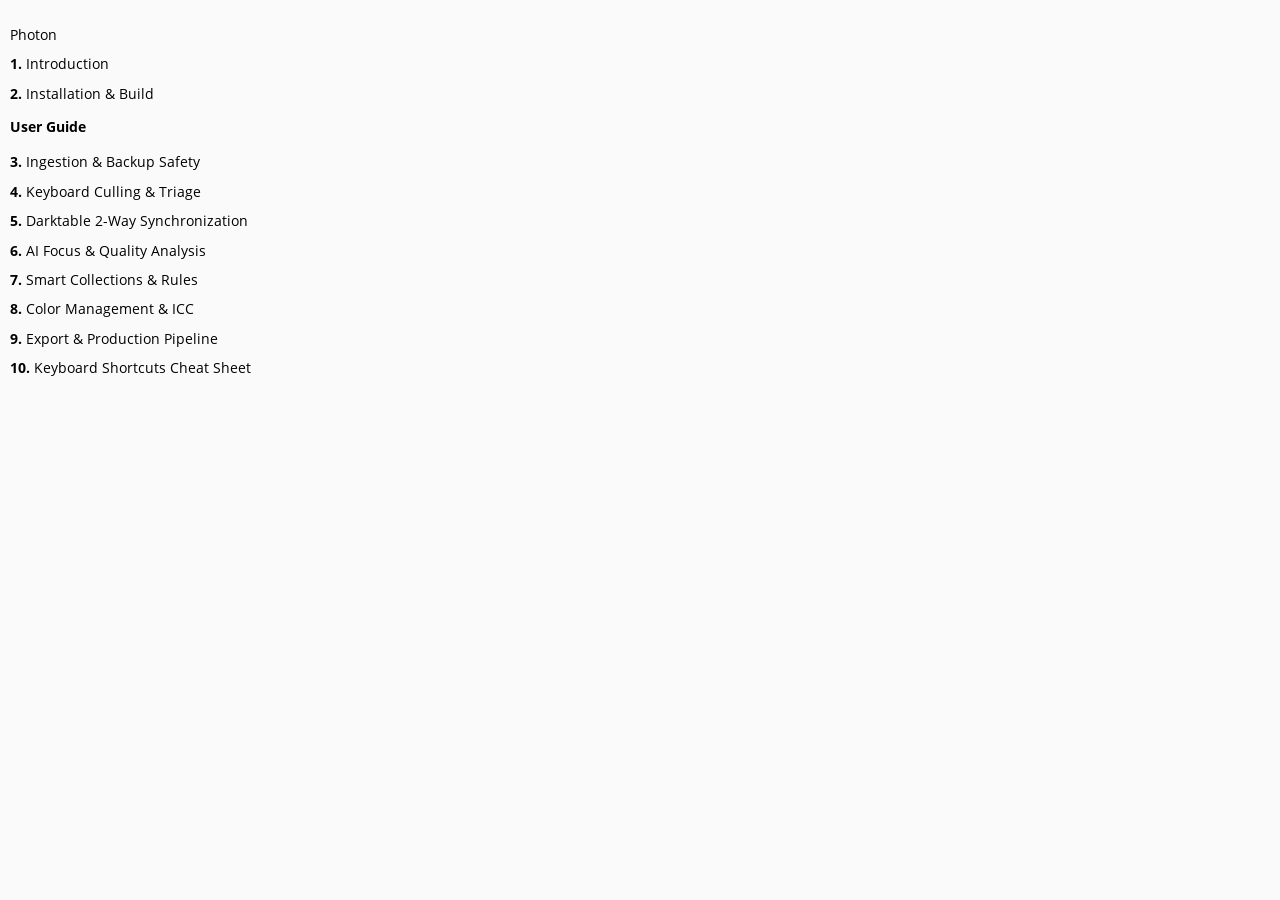
<file: toc.html>
<!DOCTYPE HTML>
<html lang="en" class="light" dir="ltr">
    <head>
        <!-- sidebar iframe generated using mdBook

        This is a frame, and not included directly in the page, to control the total size of the
        book. The TOC contains an entry for each page, so if each page includes a copy of the TOC,
        the total size of the page becomes O(n**2).

        The frame is only used as a fallback when JS is turned off. When it's on, the sidebar is
        instead added to the main page by `toc.js` instead. The JavaScript mode is better
        because, when running in a `file:///` URL, the iframed page would not be Same-Origin as
        the rest of the page, so the sidebar and the main page theme would fall out of sync.
        -->
        <meta charset="UTF-8">
        <meta name="robots" content="noindex">
        <!-- Custom HTML head -->
        <meta name="viewport" content="width=device-width, initial-scale=1">
        <meta name="theme-color" content="#ffffff">
        <link rel="stylesheet" href="css/variables-8adf115d.css">
        <link rel="stylesheet" href="css/general-0392ca55.css">
        <link rel="stylesheet" href="css/chrome-fc474251.css">
        <link rel="stylesheet" href="css/print-9e4910d8.css" media="print">
        <!-- Fonts -->
        <link rel="stylesheet" href="fonts/fonts-9644e21d.css">
        <!-- Custom theme stylesheets -->
        <link rel="stylesheet" href="src/custom-6ac2dfa5.css">
    </head>
    <body class="sidebar-iframe-inner">
        <ol class="chapter"><li class="chapter-item expanded "><span class="chapter-link-wrapper"><a href="index.html" target="_parent">Photon</a></span></li><li class="chapter-item expanded "><span class="chapter-link-wrapper"><a href="introduction.html" target="_parent"><strong aria-hidden="true">1.</strong> Introduction</a></span></li><li class="chapter-item expanded "><span class="chapter-link-wrapper"><a href="installation.html" target="_parent"><strong aria-hidden="true">2.</strong> Installation &amp; Build</a></span></li><li class="chapter-item expanded "><li class="part-title">User Guide</li></li><li class="chapter-item expanded "><span class="chapter-link-wrapper"><a href="guide/import_safety.html" target="_parent"><strong aria-hidden="true">3.</strong> Ingestion &amp; Backup Safety</a></span></li><li class="chapter-item expanded "><span class="chapter-link-wrapper"><a href="guide/culling_triage.html" target="_parent"><strong aria-hidden="true">4.</strong> Keyboard Culling &amp; Triage</a></span></li><li class="chapter-item expanded "><span class="chapter-link-wrapper"><a href="guide/darktable_interop.html" target="_parent"><strong aria-hidden="true">5.</strong> Darktable 2-Way Synchronization</a></span></li><li class="chapter-item expanded "><span class="chapter-link-wrapper"><a href="guide/ai_quality.html" target="_parent"><strong aria-hidden="true">6.</strong> AI Focus &amp; Quality Analysis</a></span></li><li class="chapter-item expanded "><span class="chapter-link-wrapper"><a href="guide/smart_collections.html" target="_parent"><strong aria-hidden="true">7.</strong> Smart Collections &amp; Rules</a></span></li><li class="chapter-item expanded "><span class="chapter-link-wrapper"><a href="guide/color_management.html" target="_parent"><strong aria-hidden="true">8.</strong> Color Management &amp; ICC</a></span></li><li class="chapter-item expanded "><span class="chapter-link-wrapper"><a href="guide/export_pipeline.html" target="_parent"><strong aria-hidden="true">9.</strong> Export &amp; Production Pipeline</a></span></li><li class="chapter-item expanded "><span class="chapter-link-wrapper"><a href="guide/shortcuts.html" target="_parent"><strong aria-hidden="true">10.</strong> Keyboard Shortcuts Cheat Sheet</a></span></li></ol>
    </body>
</html>
</file>
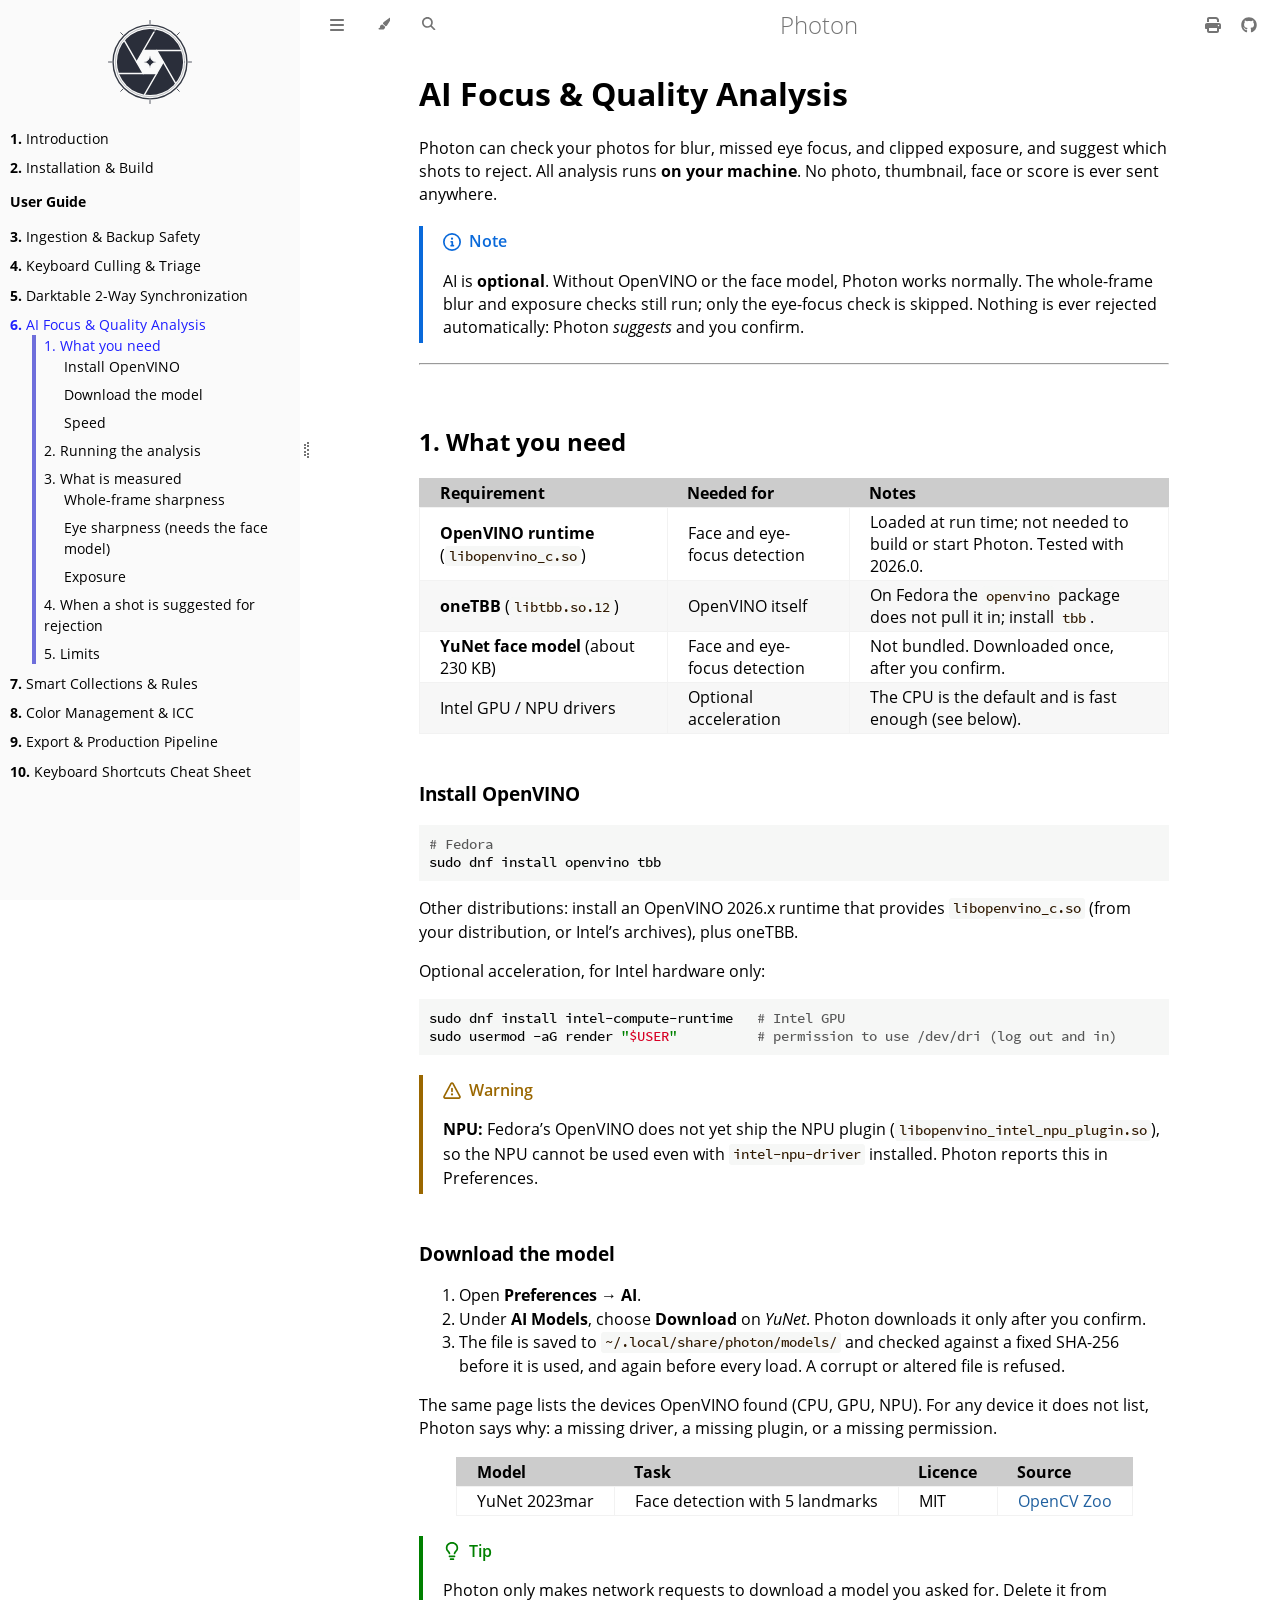
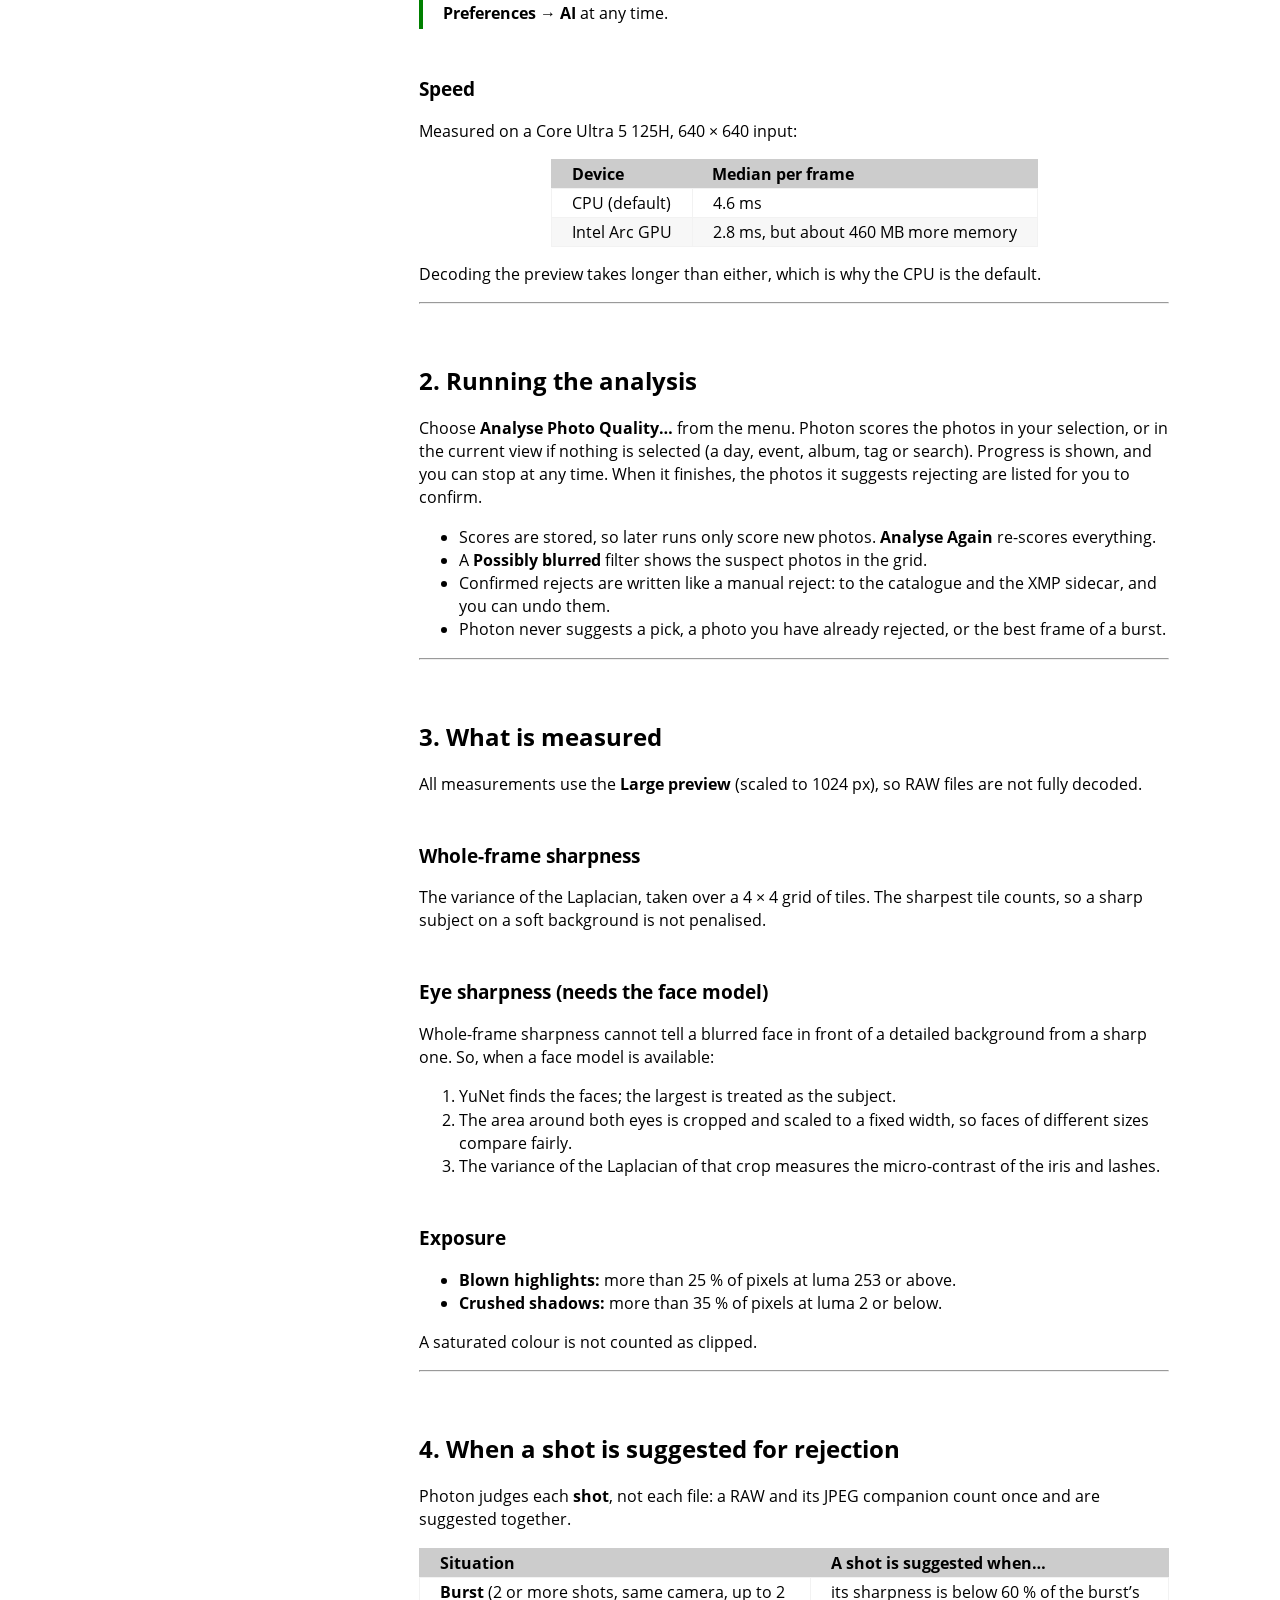
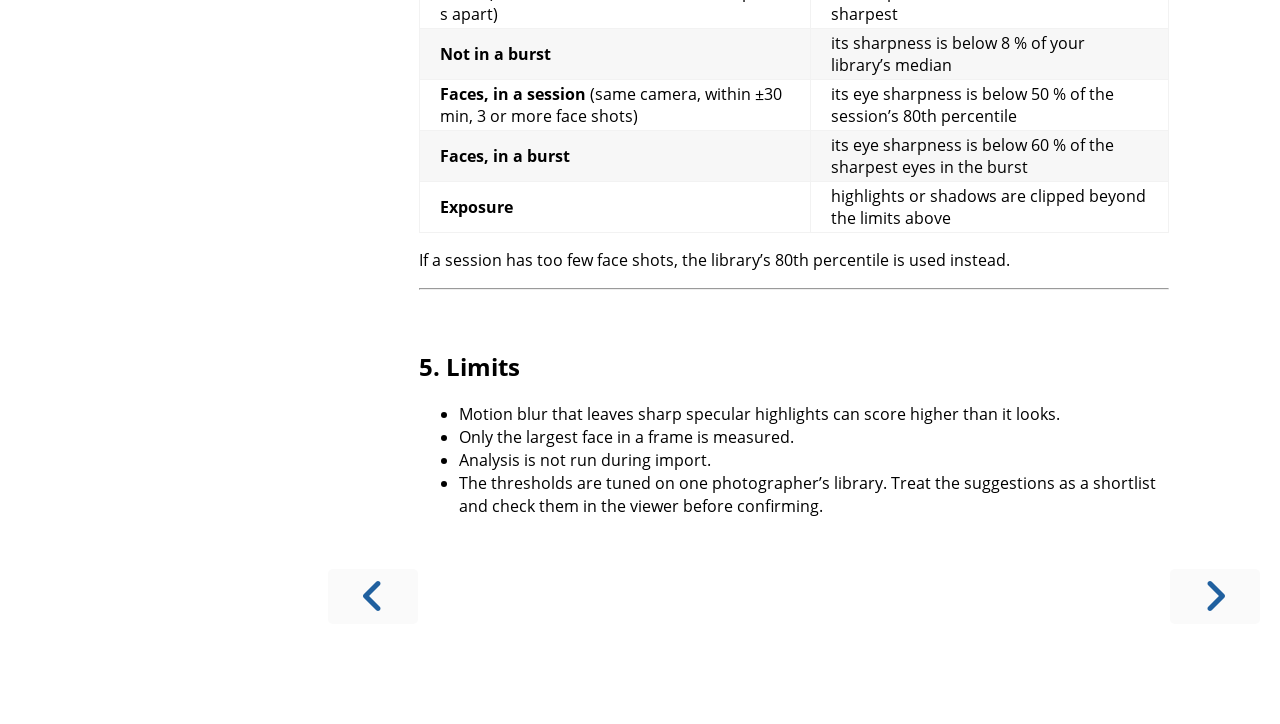
<file: guide/ai_quality.html>
<!DOCTYPE HTML>
<html lang="en" class="light sidebar-visible" dir="ltr">
    <head>
        <!-- Book generated using mdBook -->
        <meta charset="UTF-8">
        <title>AI Focus &amp; Quality Analysis - Photon</title>


        <!-- Custom HTML head -->

        <meta name="description" content="">
        <meta name="viewport" content="width=device-width, initial-scale=1">
        <meta name="theme-color" content="#ffffff">

        <link rel="icon" href="../favicon-c20f9d9e.svg">
        <link rel="stylesheet" href="../css/variables-8adf115d.css">
        <link rel="stylesheet" href="../css/general-0392ca55.css">
        <link rel="stylesheet" href="../css/chrome-fc474251.css">
        <link rel="stylesheet" href="../css/print-9e4910d8.css" media="print">

        <!-- Fonts -->
        <link rel="stylesheet" href="../fonts/fonts-9644e21d.css">

        <!-- Highlight.js Stylesheets -->
        <link rel="stylesheet" id="mdbook-highlight-css" href="../highlight-493f70e1.css">
        <link rel="stylesheet" id="mdbook-tomorrow-night-css" href="../tomorrow-night-4c0ae647.css">
        <link rel="stylesheet" id="mdbook-ayu-highlight-css" href="../ayu-highlight-3fdfc3ac.css">

        <!-- Custom theme stylesheets -->
        <link rel="stylesheet" href="../src/custom-6ac2dfa5.css">


        <!-- Provide site root and default themes to javascript -->
        <script>
            const path_to_root = "../";
            const default_light_theme = "light";
            const default_dark_theme = "navy";
            window.path_to_searchindex_js = "../searchindex-54cfd295.js";
        </script>
        <!-- Start loading toc.js asap -->
        <script src="../toc-0c2e6eb5.js"></script>
    </head>
    <body>
    <div id="mdbook-help-container">
        <div id="mdbook-help-popup">
            <h2 class="mdbook-help-title">Keyboard shortcuts</h2>
            <div>
                <p>Press <kbd>←</kbd> or <kbd>→</kbd> to navigate between chapters</p>
                <p>Press <kbd>S</kbd> or <kbd>/</kbd> to search in the book</p>
                <p>Press <kbd>?</kbd> to show this help</p>
                <p>Press <kbd>Esc</kbd> to hide this help</p>
            </div>
        </div>
    </div>
    <div id="mdbook-body-container">
        <!-- Work around some values being stored in localStorage wrapped in quotes -->
        <script>
            try {
                let theme = localStorage.getItem('mdbook-theme');
                let sidebar = localStorage.getItem('mdbook-sidebar');

                if (theme.startsWith('"') && theme.endsWith('"')) {
                    localStorage.setItem('mdbook-theme', theme.slice(1, theme.length - 1));
                }

                if (sidebar.startsWith('"') && sidebar.endsWith('"')) {
                    localStorage.setItem('mdbook-sidebar', sidebar.slice(1, sidebar.length - 1));
                }
            } catch (e) { }
        </script>

        <!-- Set the theme before any content is loaded, prevents flash -->
        <script>
            const default_theme = window.matchMedia("(prefers-color-scheme: dark)").matches ? default_dark_theme : default_light_theme;
            let theme;
            try { theme = localStorage.getItem('mdbook-theme'); } catch(e) { }
            if (theme === null || theme === undefined) { theme = default_theme; }
            const html = document.documentElement;
            html.classList.remove('light')
            html.classList.add(theme);
            html.classList.add("js");
        </script>

        <input type="checkbox" id="mdbook-sidebar-toggle-anchor" class="hidden">

        <!-- Hide / unhide sidebar before it is displayed -->
        <script>
            let sidebar = null;
            const sidebar_toggle = document.getElementById("mdbook-sidebar-toggle-anchor");
            if (document.body.clientWidth >= 1080) {
                try { sidebar = localStorage.getItem('mdbook-sidebar'); } catch(e) { }
                sidebar = sidebar || 'visible';
            } else {
                sidebar = 'hidden';
                sidebar_toggle.checked = false;
            }
            if (sidebar === 'visible') {
                sidebar_toggle.checked = true;
            } else {
                html.classList.remove('sidebar-visible');
            }
        </script>

        <nav id="mdbook-sidebar" class="sidebar" aria-label="Table of contents">
            <!-- populated by js -->
            <mdbook-sidebar-scrollbox class="sidebar-scrollbox"></mdbook-sidebar-scrollbox>
            <noscript>
                <iframe class="sidebar-iframe-outer" src="../toc.html"></iframe>
            </noscript>
            <div id="mdbook-sidebar-resize-handle" class="sidebar-resize-handle">
                <div class="sidebar-resize-indicator"></div>
            </div>
        </nav>

        <div id="mdbook-page-wrapper" class="page-wrapper">

            <div class="page">
                <div id="mdbook-menu-bar-hover-placeholder"></div>
                <div id="mdbook-menu-bar" class="menu-bar sticky">
                    <div class="left-buttons">
                        <label id="mdbook-sidebar-toggle" class="icon-button" for="mdbook-sidebar-toggle-anchor" title="Toggle Table of Contents" aria-label="Toggle Table of Contents" aria-controls="mdbook-sidebar">
                            <span class=fa-svg><svg xmlns="http://www.w3.org/2000/svg" viewBox="0 0 448 512"><!--! Font Awesome Free 6.2.0 by @fontawesome - https://fontawesome.com License - https://fontawesome.com/license/free (Icons: CC BY 4.0, Fonts: SIL OFL 1.1, Code: MIT License) Copyright 2022 Fonticons, Inc. --><path d="M0 96C0 78.3 14.3 64 32 64H416c17.7 0 32 14.3 32 32s-14.3 32-32 32H32C14.3 128 0 113.7 0 96zM0 256c0-17.7 14.3-32 32-32H416c17.7 0 32 14.3 32 32s-14.3 32-32 32H32c-17.7 0-32-14.3-32-32zM448 416c0 17.7-14.3 32-32 32H32c-17.7 0-32-14.3-32-32s14.3-32 32-32H416c17.7 0 32 14.3 32 32z"/></svg></span>
                        </label>
                        <button id="mdbook-theme-toggle" class="icon-button" type="button" title="Change theme" aria-label="Change theme" aria-haspopup="true" aria-expanded="false" aria-controls="mdbook-theme-list">
                            <span class=fa-svg><svg xmlns="http://www.w3.org/2000/svg" viewBox="0 0 576 512"><!--! Font Awesome Free 6.2.0 by @fontawesome - https://fontawesome.com License - https://fontawesome.com/license/free (Icons: CC BY 4.0, Fonts: SIL OFL 1.1, Code: MIT License) Copyright 2022 Fonticons, Inc. --><path d="M371.3 367.1c27.3-3.9 51.9-19.4 67.2-42.9L600.2 74.1c12.6-19.5 9.4-45.3-7.6-61.2S549.7-4.4 531.1 9.6L294.4 187.2c-24 18-38.2 46.1-38.4 76.1L371.3 367.1zm-19.6 25.4l-116-104.4C175.9 290.3 128 339.6 128 400c0 3.9 .2 7.8 .6 11.6c1.8 17.5-10.2 36.4-27.8 36.4H96c-17.7 0-32 14.3-32 32s14.3 32 32 32H240c61.9 0 112-50.1 112-112c0-2.5-.1-5-.2-7.5z"/></svg></span>
                        </button>
                        <ul id="mdbook-theme-list" class="theme-popup" aria-label="Themes" role="menu">
                            <li role="none"><button role="menuitem" class="theme" id="mdbook-theme-default_theme">Auto</button></li>
                            <li role="none"><button role="menuitem" class="theme" id="mdbook-theme-light">Light</button></li>
                            <li role="none"><button role="menuitem" class="theme" id="mdbook-theme-rust">Rust</button></li>
                            <li role="none"><button role="menuitem" class="theme" id="mdbook-theme-coal">Coal</button></li>
                            <li role="none"><button role="menuitem" class="theme" id="mdbook-theme-navy">Navy</button></li>
                            <li role="none"><button role="menuitem" class="theme" id="mdbook-theme-ayu">Ayu</button></li>
                        </ul>
                        <button id="mdbook-search-toggle" class="icon-button" type="button" title="Search (`/`)" aria-label="Toggle Searchbar" aria-expanded="false" aria-keyshortcuts="/ s" aria-controls="mdbook-searchbar">
                            <span class=fa-svg><svg xmlns="http://www.w3.org/2000/svg" viewBox="0 0 512 512"><!--! Font Awesome Free 6.2.0 by @fontawesome - https://fontawesome.com License - https://fontawesome.com/license/free (Icons: CC BY 4.0, Fonts: SIL OFL 1.1, Code: MIT License) Copyright 2022 Fonticons, Inc. --><path d="M416 208c0 45.9-14.9 88.3-40 122.7L502.6 457.4c12.5 12.5 12.5 32.8 0 45.3s-32.8 12.5-45.3 0L330.7 376c-34.4 25.2-76.8 40-122.7 40C93.1 416 0 322.9 0 208S93.1 0 208 0S416 93.1 416 208zM208 352c79.5 0 144-64.5 144-144s-64.5-144-144-144S64 128.5 64 208s64.5 144 144 144z"/></svg></span>
                        </button>
                    </div>

                    <h1 class="menu-title">Photon</h1>

                    <div class="right-buttons">
                        <a href="../print.html" title="Print this book" aria-label="Print this book">
                            <span class=fa-svg id="print-button"><svg xmlns="http://www.w3.org/2000/svg" viewBox="0 0 512 512"><!--! Font Awesome Free 6.2.0 by @fontawesome - https://fontawesome.com License - https://fontawesome.com/license/free (Icons: CC BY 4.0, Fonts: SIL OFL 1.1, Code: MIT License) Copyright 2022 Fonticons, Inc. --><path d="M128 0C92.7 0 64 28.7 64 64v96h64V64H354.7L384 93.3V160h64V93.3c0-17-6.7-33.3-18.7-45.3L400 18.7C388 6.7 371.7 0 354.7 0H128zM384 352v32 64H128V384 368 352H384zm64 32h32c17.7 0 32-14.3 32-32V256c0-35.3-28.7-64-64-64H64c-35.3 0-64 28.7-64 64v96c0 17.7 14.3 32 32 32H64v64c0 35.3 28.7 64 64 64H384c35.3 0 64-28.7 64-64V384zm-16-88c-13.3 0-24-10.7-24-24s10.7-24 24-24s24 10.7 24 24s-10.7 24-24 24z"/></svg></span>
                        </a>
                        <a href="https://github.com/rudrab/Photon" title="Git repository" aria-label="Git repository">
                            <span class=fa-svg><svg xmlns="http://www.w3.org/2000/svg" viewBox="0 0 496 512"><!--! Font Awesome Free 6.2.0 by @fontawesome - https://fontawesome.com License - https://fontawesome.com/license/free (Icons: CC BY 4.0, Fonts: SIL OFL 1.1, Code: MIT License) Copyright 2022 Fonticons, Inc. --><path d="M165.9 397.4c0 2-2.3 3.6-5.2 3.6-3.3.3-5.6-1.3-5.6-3.6 0-2 2.3-3.6 5.2-3.6 3-.3 5.6 1.3 5.6 3.6zm-31.1-4.5c-.7 2 1.3 4.3 4.3 4.9 2.6 1 5.6 0 6.2-2s-1.3-4.3-4.3-5.2c-2.6-.7-5.5.3-6.2 2.3zm44.2-1.7c-2.9.7-4.9 2.6-4.6 4.9.3 2 2.9 3.3 5.9 2.6 2.9-.7 4.9-2.6 4.6-4.6-.3-1.9-3-3.2-5.9-2.9zM244.8 8C106.1 8 0 113.3 0 252c0 110.9 69.8 205.8 169.5 239.2 12.8 2.3 17.3-5.6 17.3-12.1 0-6.2-.3-40.4-.3-61.4 0 0-70 15-84.7-29.8 0 0-11.4-29.1-27.8-36.6 0 0-22.9-15.7 1.6-15.4 0 0 24.9 2 38.6 25.8 21.9 38.6 58.6 27.5 72.9 20.9 2.3-16 8.8-27.1 16-33.7-55.9-6.2-112.3-14.3-112.3-110.5 0-27.5 7.6-41.3 23.6-58.9-2.6-6.5-11.1-33.3 2.6-67.9 20.9-6.5 69 27 69 27 20-5.6 41.5-8.5 62.8-8.5s42.8 2.9 62.8 8.5c0 0 48.1-33.6 69-27 13.7 34.7 5.2 61.4 2.6 67.9 16 17.7 25.8 31.5 25.8 58.9 0 96.5-58.9 104.2-114.8 110.5 9.2 7.9 17 22.9 17 46.4 0 33.7-.3 75.4-.3 83.6 0 6.5 4.6 14.4 17.3 12.1C428.2 457.8 496 362.9 496 252 496 113.3 383.5 8 244.8 8zM97.2 352.9c-1.3 1-1 3.3.7 5.2 1.6 1.6 3.9 2.3 5.2 1 1.3-1 1-3.3-.7-5.2-1.6-1.6-3.9-2.3-5.2-1zm-10.8-8.1c-.7 1.3.3 2.9 2.3 3.9 1.6 1 3.6.7 4.3-.7.7-1.3-.3-2.9-2.3-3.9-2-.6-3.6-.3-4.3.7zm32.4 35.6c-1.6 1.3-1 4.3 1.3 6.2 2.3 2.3 5.2 2.6 6.5 1 1.3-1.3.7-4.3-1.3-6.2-2.2-2.3-5.2-2.6-6.5-1zm-11.4-14.7c-1.6 1-1.6 3.6 0 5.9 1.6 2.3 4.3 3.3 5.6 2.3 1.6-1.3 1.6-3.9 0-6.2-1.4-2.3-4-3.3-5.6-2z"/></svg></span>
                        </a>

                    </div>
                </div>

                <div id="mdbook-search-wrapper" class="hidden">
                    <form id="mdbook-searchbar-outer" class="searchbar-outer">
                        <div class="search-wrapper">
                            <input type="search" id="mdbook-searchbar" name="searchbar" placeholder="Search this book ..." aria-controls="mdbook-searchresults-outer" aria-describedby="searchresults-header">
                            <div class="spinner-wrapper">
                                <span class=fa-svg id="fa-spin"><svg xmlns="http://www.w3.org/2000/svg" viewBox="0 0 512 512"><!--! Font Awesome Free 6.2.0 by @fontawesome - https://fontawesome.com License - https://fontawesome.com/license/free (Icons: CC BY 4.0, Fonts: SIL OFL 1.1, Code: MIT License) Copyright 2022 Fonticons, Inc. --><path d="M304 48c0-26.5-21.5-48-48-48s-48 21.5-48 48s21.5 48 48 48s48-21.5 48-48zm0 416c0-26.5-21.5-48-48-48s-48 21.5-48 48s21.5 48 48 48s48-21.5 48-48zM48 304c26.5 0 48-21.5 48-48s-21.5-48-48-48s-48 21.5-48 48s21.5 48 48 48zm464-48c0-26.5-21.5-48-48-48s-48 21.5-48 48s21.5 48 48 48s48-21.5 48-48zM142.9 437c18.7-18.7 18.7-49.1 0-67.9s-49.1-18.7-67.9 0s-18.7 49.1 0 67.9s49.1 18.7 67.9 0zm0-294.2c18.7-18.7 18.7-49.1 0-67.9S93.7 56.2 75 75s-18.7 49.1 0 67.9s49.1 18.7 67.9 0zM369.1 437c18.7 18.7 49.1 18.7 67.9 0s18.7-49.1 0-67.9s-49.1-18.7-67.9 0s-18.7 49.1 0 67.9z"/></svg></span>
                            </div>
                        </div>
                    </form>
                    <div id="mdbook-searchresults-outer" class="searchresults-outer hidden">
                        <div id="mdbook-searchresults-header" class="searchresults-header"></div>
                        <ul id="mdbook-searchresults">
                        </ul>
                    </div>
                </div>

                <!-- Apply ARIA attributes after the sidebar and the sidebar toggle button are added to the DOM -->
                <script>
                    document.getElementById('mdbook-sidebar-toggle').setAttribute('aria-expanded', sidebar === 'visible');
                    document.getElementById('mdbook-sidebar').setAttribute('aria-hidden', sidebar !== 'visible');
                    Array.from(document.querySelectorAll('#mdbook-sidebar a')).forEach(function(link) {
                        link.setAttribute('tabIndex', sidebar === 'visible' ? 0 : -1);
                    });
                </script>

                <div id="mdbook-content" class="content">
                    <main>
                        <h1 id="ai-focus--quality-analysis"><a class="header" href="#ai-focus--quality-analysis">AI Focus &amp; Quality Analysis</a></h1>
<p>Photon can check your photos for blur, missed eye focus, and clipped exposure, and suggest which shots to reject. All analysis runs <strong>on your machine</strong>. No photo, thumbnail, face or score is ever sent anywhere.</p>
<blockquote class="blockquote-tag blockquote-tag-note">
<p class="blockquote-tag-title"><svg viewbox="0 0 16 16" width="18" height="18"><path d="M0 8a8 8 0 1 1 16 0A8 8 0 0 1 0 8Zm8-6.5a6.5 6.5 0 1 0 0 13 6.5 6.5 0 0 0 0-13ZM6.5 7.75A.75.75 0 0 1 7.25 7h1a.75.75 0 0 1 .75.75v2.75h.25a.75.75 0 0 1 0 1.5h-2a.75.75 0 0 1 0-1.5h.25v-2h-.25a.75.75 0 0 1-.75-.75ZM8 6a1 1 0 1 1 0-2 1 1 0 0 1 0 2Z"></path></svg>Note</p>
<p>AI is <strong>optional</strong>. Without OpenVINO or the face model, Photon works normally. The whole-frame blur and exposure checks still run; only the eye-focus check is skipped. Nothing is ever rejected automatically: Photon <em>suggests</em> and you confirm.</p>
</blockquote>
<hr>
<h2 id="1-what-you-need"><a class="header" href="#1-what-you-need">1. What you need</a></h2>
<div class="table-wrapper">
<table>
<thead>
<tr><th style="text-align: left">Requirement</th><th style="text-align: left">Needed for</th><th style="text-align: left">Notes</th></tr>
</thead>
<tbody>
<tr><td style="text-align: left"><strong>OpenVINO runtime</strong> (<code>libopenvino_c.so</code>)</td><td style="text-align: left">Face and eye-focus detection</td><td style="text-align: left">Loaded at run time; not needed to build or start Photon. Tested with 2026.0.</td></tr>
<tr><td style="text-align: left"><strong>oneTBB</strong> (<code>libtbb.so.12</code>)</td><td style="text-align: left">OpenVINO itself</td><td style="text-align: left">On Fedora the <code>openvino</code> package does not pull it in; install <code>tbb</code>.</td></tr>
<tr><td style="text-align: left"><strong>YuNet face model</strong> (about 230 KB)</td><td style="text-align: left">Face and eye-focus detection</td><td style="text-align: left">Not bundled. Downloaded once, after you confirm.</td></tr>
<tr><td style="text-align: left">Intel GPU / NPU drivers</td><td style="text-align: left">Optional acceleration</td><td style="text-align: left">The CPU is the default and is fast enough (see below).</td></tr>
</tbody>
</table>
</div>
<h3 id="install-openvino"><a class="header" href="#install-openvino">Install OpenVINO</a></h3>
<pre><code class="language-bash"># Fedora
sudo dnf install openvino tbb
</code></pre>
<p>Other distributions: install an OpenVINO 2026.x runtime that provides <code>libopenvino_c.so</code> (from your distribution, or Intel’s archives), plus oneTBB.</p>
<p>Optional acceleration, for Intel hardware only:</p>
<pre><code class="language-bash">sudo dnf install intel-compute-runtime   # Intel GPU
sudo usermod -aG render "$USER"          # permission to use /dev/dri (log out and in)
</code></pre>
<blockquote class="blockquote-tag blockquote-tag-warning">
<p class="blockquote-tag-title"><svg viewbox="0 0 16 16" width="18" height="18"><path d="M6.457 1.047c.659-1.234 2.427-1.234 3.086 0l6.082 11.378A1.75 1.75 0 0 1 14.082 15H1.918a1.75 1.75 0 0 1-1.543-2.575Zm1.763.707a.25.25 0 0 0-.44 0L1.698 13.132a.25.25 0 0 0 .22.368h12.164a.25.25 0 0 0 .22-.368Zm.53 3.996v2.5a.75.75 0 0 1-1.5 0v-2.5a.75.75 0 0 1 1.5 0ZM9 11a1 1 0 1 1-2 0 1 1 0 0 1 2 0Z"></path></svg>Warning</p>
<p><strong>NPU:</strong> Fedora’s OpenVINO does not yet ship the NPU plugin (<code>libopenvino_intel_npu_plugin.so</code>), so the NPU cannot be used even with <code>intel-npu-driver</code> installed. Photon reports this in Preferences.</p>
</blockquote>
<h3 id="download-the-model"><a class="header" href="#download-the-model">Download the model</a></h3>
<ol>
<li>Open <strong>Preferences → AI</strong>.</li>
<li>Under <strong>AI Models</strong>, choose <strong>Download</strong> on <em>YuNet</em>. Photon downloads it only after you confirm.</li>
<li>The file is saved to <code>~/.local/share/photon/models/</code> and checked against a fixed SHA-256 before it is used, and again before every load. A corrupt or altered file is refused.</li>
</ol>
<p>The same page lists the devices OpenVINO found (CPU, GPU, NPU). For any device it does not list, Photon says why: a missing driver, a missing plugin, or a missing permission.</p>
<div class="table-wrapper">
<table>
<thead>
<tr><th style="text-align: left">Model</th><th style="text-align: left">Task</th><th style="text-align: left">Licence</th><th style="text-align: left">Source</th></tr>
</thead>
<tbody>
<tr><td style="text-align: left">YuNet 2023mar</td><td style="text-align: left">Face detection with 5 landmarks</td><td style="text-align: left">MIT</td><td style="text-align: left"><a href="https://github.com/opencv/opencv_zoo/tree/main/models/face_detection_yunet">OpenCV Zoo</a></td></tr>
</tbody>
</table>
</div>
<blockquote class="blockquote-tag blockquote-tag-tip">
<p class="blockquote-tag-title"><svg viewbox="0 0 16 16" width="18" height="18"><path d="M8 1.5c-2.363 0-4 1.69-4 3.75 0 .984.424 1.625.984 2.304l.214.253c.223.264.47.556.673.848.284.411.537.896.621 1.49a.75.75 0 0 1-1.484.211c-.04-.282-.163-.547-.37-.847a8.456 8.456 0 0 0-.542-.68c-.084-.1-.173-.205-.268-.32C3.201 7.75 2.5 6.766 2.5 5.25 2.5 2.31 4.863 0 8 0s5.5 2.31 5.5 5.25c0 1.516-.701 2.5-1.328 3.259-.095.115-.184.22-.268.319-.207.245-.383.453-.541.681-.208.3-.33.565-.37.847a.751.751 0 0 1-1.485-.212c.084-.593.337-1.078.621-1.489.203-.292.45-.584.673-.848.075-.088.147-.173.213-.253.561-.679.985-1.32.985-2.304 0-2.06-1.637-3.75-4-3.75ZM5.75 12h4.5a.75.75 0 0 1 0 1.5h-4.5a.75.75 0 0 1 0-1.5ZM6 15.25a.75.75 0 0 1 .75-.75h2.5a.75.75 0 0 1 0 1.5h-2.5a.75.75 0 0 1-.75-.75Z"></path></svg>Tip</p>
<p>Photon only makes network requests to download a model you asked for. Delete it from <strong>Preferences → AI</strong> at any time.</p>
</blockquote>
<h3 id="speed"><a class="header" href="#speed">Speed</a></h3>
<p>Measured on a Core Ultra 5 125H, 640 × 640 input:</p>
<div class="table-wrapper">
<table>
<thead>
<tr><th style="text-align: left">Device</th><th style="text-align: left">Median per frame</th></tr>
</thead>
<tbody>
<tr><td style="text-align: left">CPU (default)</td><td style="text-align: left">4.6 ms</td></tr>
<tr><td style="text-align: left">Intel Arc GPU</td><td style="text-align: left">2.8 ms, but about 460 MB more memory</td></tr>
</tbody>
</table>
</div>
<p>Decoding the preview takes longer than either, which is why the CPU is the default.</p>
<hr>
<h2 id="2-running-the-analysis"><a class="header" href="#2-running-the-analysis">2. Running the analysis</a></h2>
<p>Choose <strong>Analyse Photo Quality…</strong> from the menu. Photon scores the photos in your selection, or in the current view if nothing is selected (a day, event, album, tag or search). Progress is shown, and you can stop at any time. When it finishes, the photos it suggests rejecting are listed for you to confirm.</p>
<ul>
<li>Scores are stored, so later runs only score new photos. <strong>Analyse Again</strong> re-scores everything.</li>
<li>A <strong>Possibly blurred</strong> filter shows the suspect photos in the grid.</li>
<li>Confirmed rejects are written like a manual reject: to the catalogue and the XMP sidecar, and you can undo them.</li>
<li>Photon never suggests a pick, a photo you have already rejected, or the best frame of a burst.</li>
</ul>
<hr>
<h2 id="3-what-is-measured"><a class="header" href="#3-what-is-measured">3. What is measured</a></h2>
<p>All measurements use the <strong>Large preview</strong> (scaled to 1024 px), so RAW files are not fully decoded.</p>
<h3 id="whole-frame-sharpness"><a class="header" href="#whole-frame-sharpness">Whole-frame sharpness</a></h3>
<p>The variance of the Laplacian, taken over a 4 × 4 grid of tiles. The sharpest tile counts, so a sharp subject on a soft background is not penalised.</p>
<h3 id="eye-sharpness-needs-the-face-model"><a class="header" href="#eye-sharpness-needs-the-face-model">Eye sharpness (needs the face model)</a></h3>
<p>Whole-frame sharpness cannot tell a blurred face in front of a detailed background from a sharp one. So, when a face model is available:</p>
<ol>
<li>YuNet finds the faces; the largest is treated as the subject.</li>
<li>The area around both eyes is cropped and scaled to a fixed width, so faces of different sizes compare fairly.</li>
<li>The variance of the Laplacian of that crop measures the micro-contrast of the iris and lashes.</li>
</ol>
<h3 id="exposure"><a class="header" href="#exposure">Exposure</a></h3>
<ul>
<li><strong>Blown highlights:</strong> more than 25 % of pixels at luma 253 or above.</li>
<li><strong>Crushed shadows:</strong> more than 35 % of pixels at luma 2 or below.</li>
</ul>
<p>A saturated colour is not counted as clipped.</p>
<hr>
<h2 id="4-when-a-shot-is-suggested-for-rejection"><a class="header" href="#4-when-a-shot-is-suggested-for-rejection">4. When a shot is suggested for rejection</a></h2>
<p>Photon judges each <strong>shot</strong>, not each file: a RAW and its JPEG companion count once and are suggested together.</p>
<div class="table-wrapper">
<table>
<thead>
<tr><th style="text-align: left">Situation</th><th style="text-align: left">A shot is suggested when…</th></tr>
</thead>
<tbody>
<tr><td style="text-align: left"><strong>Burst</strong> (2 or more shots, same camera, up to 2 s apart)</td><td style="text-align: left">its sharpness is below 60 % of the burst’s sharpest</td></tr>
<tr><td style="text-align: left"><strong>Not in a burst</strong></td><td style="text-align: left">its sharpness is below 8 % of your library’s median</td></tr>
<tr><td style="text-align: left"><strong>Faces, in a session</strong> (same camera, within ±30 min, 3 or more face shots)</td><td style="text-align: left">its eye sharpness is below 50 % of the session’s 80th percentile</td></tr>
<tr><td style="text-align: left"><strong>Faces, in a burst</strong></td><td style="text-align: left">its eye sharpness is below 60 % of the sharpest eyes in the burst</td></tr>
<tr><td style="text-align: left"><strong>Exposure</strong></td><td style="text-align: left">highlights or shadows are clipped beyond the limits above</td></tr>
</tbody>
</table>
</div>
<p>If a session has too few face shots, the library’s 80th percentile is used instead.</p>
<hr>
<h2 id="5-limits"><a class="header" href="#5-limits">5. Limits</a></h2>
<ul>
<li>Motion blur that leaves sharp specular highlights can score higher than it looks.</li>
<li>Only the largest face in a frame is measured.</li>
<li>Analysis is not run during import.</li>
<li>The thresholds are tuned on one photographer’s library. Treat the suggestions as a shortlist and check them in the viewer before confirming.</li>
</ul>

                    </main>

                    <nav class="nav-wrapper" aria-label="Page navigation">
                        <!-- Mobile navigation buttons -->
                            <a rel="prev" href="../guide/darktable_interop.html" class="mobile-nav-chapters previous" title="Previous chapter" aria-label="Previous chapter" aria-keyshortcuts="Left">
                                <span class=fa-svg><svg xmlns="http://www.w3.org/2000/svg" viewBox="0 0 320 512"><!--! Font Awesome Free 6.2.0 by @fontawesome - https://fontawesome.com License - https://fontawesome.com/license/free (Icons: CC BY 4.0, Fonts: SIL OFL 1.1, Code: MIT License) Copyright 2022 Fonticons, Inc. --><path d="M41.4 233.4c-12.5 12.5-12.5 32.8 0 45.3l160 160c12.5 12.5 32.8 12.5 45.3 0s12.5-32.8 0-45.3L109.3 256 246.6 118.6c12.5-12.5 12.5-32.8 0-45.3s-32.8-12.5-45.3 0l-160 160z"/></svg></span>
                            </a>

                            <a rel="next prefetch" href="../guide/smart_collections.html" class="mobile-nav-chapters next" title="Next chapter" aria-label="Next chapter" aria-keyshortcuts="Right">
                                <span class=fa-svg><svg xmlns="http://www.w3.org/2000/svg" viewBox="0 0 320 512"><!--! Font Awesome Free 6.2.0 by @fontawesome - https://fontawesome.com License - https://fontawesome.com/license/free (Icons: CC BY 4.0, Fonts: SIL OFL 1.1, Code: MIT License) Copyright 2022 Fonticons, Inc. --><path d="M278.6 233.4c12.5 12.5 12.5 32.8 0 45.3l-160 160c-12.5 12.5-32.8 12.5-45.3 0s-12.5-32.8 0-45.3L210.7 256 73.4 118.6c-12.5-12.5-12.5-32.8 0-45.3s32.8-12.5 45.3 0l160 160z"/></svg></span>
                            </a>

                        <div style="clear: both"></div>
                    </nav>
                </div>
            </div>

            <nav class="nav-wide-wrapper" aria-label="Page navigation">
                    <a rel="prev" href="../guide/darktable_interop.html" class="nav-chapters previous" title="Previous chapter" aria-label="Previous chapter" aria-keyshortcuts="Left">
                        <span class=fa-svg><svg xmlns="http://www.w3.org/2000/svg" viewBox="0 0 320 512"><!--! Font Awesome Free 6.2.0 by @fontawesome - https://fontawesome.com License - https://fontawesome.com/license/free (Icons: CC BY 4.0, Fonts: SIL OFL 1.1, Code: MIT License) Copyright 2022 Fonticons, Inc. --><path d="M41.4 233.4c-12.5 12.5-12.5 32.8 0 45.3l160 160c12.5 12.5 32.8 12.5 45.3 0s12.5-32.8 0-45.3L109.3 256 246.6 118.6c12.5-12.5 12.5-32.8 0-45.3s-32.8-12.5-45.3 0l-160 160z"/></svg></span>
                    </a>

                    <a rel="next prefetch" href="../guide/smart_collections.html" class="nav-chapters next" title="Next chapter" aria-label="Next chapter" aria-keyshortcuts="Right">
                        <span class=fa-svg><svg xmlns="http://www.w3.org/2000/svg" viewBox="0 0 320 512"><!--! Font Awesome Free 6.2.0 by @fontawesome - https://fontawesome.com License - https://fontawesome.com/license/free (Icons: CC BY 4.0, Fonts: SIL OFL 1.1, Code: MIT License) Copyright 2022 Fonticons, Inc. --><path d="M278.6 233.4c12.5 12.5 12.5 32.8 0 45.3l-160 160c-12.5 12.5-32.8 12.5-45.3 0s-12.5-32.8 0-45.3L210.7 256 73.4 118.6c-12.5-12.5-12.5-32.8 0-45.3s32.8-12.5 45.3 0l160 160z"/></svg></span>
                    </a>
            </nav>

        </div>

        <template id=fa-eye><span class=fa-svg><svg xmlns="http://www.w3.org/2000/svg" viewBox="0 0 576 512"><!--! Font Awesome Free 6.2.0 by @fontawesome - https://fontawesome.com License - https://fontawesome.com/license/free (Icons: CC BY 4.0, Fonts: SIL OFL 1.1, Code: MIT License) Copyright 2022 Fonticons, Inc. --><path d="M288 32c-80.8 0-145.5 36.8-192.6 80.6C48.6 156 17.3 208 2.5 243.7c-3.3 7.9-3.3 16.7 0 24.6C17.3 304 48.6 356 95.4 399.4C142.5 443.2 207.2 480 288 480s145.5-36.8 192.6-80.6c46.8-43.5 78.1-95.4 93-131.1c3.3-7.9 3.3-16.7 0-24.6c-14.9-35.7-46.2-87.7-93-131.1C433.5 68.8 368.8 32 288 32zM432 256c0 79.5-64.5 144-144 144s-144-64.5-144-144s64.5-144 144-144s144 64.5 144 144zM288 192c0 35.3-28.7 64-64 64c-11.5 0-22.3-3-31.6-8.4c-.2 2.8-.4 5.5-.4 8.4c0 53 43 96 96 96s96-43 96-96s-43-96-96-96c-2.8 0-5.6 .1-8.4 .4c5.3 9.3 8.4 20.1 8.4 31.6z"/></svg></span></template>
        <template id=fa-eye-slash><span class=fa-svg><svg xmlns="http://www.w3.org/2000/svg" viewBox="0 0 640 512"><!--! Font Awesome Free 6.2.0 by @fontawesome - https://fontawesome.com License - https://fontawesome.com/license/free (Icons: CC BY 4.0, Fonts: SIL OFL 1.1, Code: MIT License) Copyright 2022 Fonticons, Inc. --><path d="M38.8 5.1C28.4-3.1 13.3-1.2 5.1 9.2S-1.2 34.7 9.2 42.9l592 464c10.4 8.2 25.5 6.3 33.7-4.1s6.3-25.5-4.1-33.7L525.6 386.7c39.6-40.6 66.4-86.1 79.9-118.4c3.3-7.9 3.3-16.7 0-24.6c-14.9-35.7-46.2-87.7-93-131.1C465.5 68.8 400.8 32 320 32c-68.2 0-125 26.3-169.3 60.8L38.8 5.1zM223.1 149.5C248.6 126.2 282.7 112 320 112c79.5 0 144 64.5 144 144c0 24.9-6.3 48.3-17.4 68.7L408 294.5c5.2-11.8 8-24.8 8-38.5c0-53-43-96-96-96c-2.8 0-5.6 .1-8.4 .4c5.3 9.3 8.4 20.1 8.4 31.6c0 10.2-2.4 19.8-6.6 28.3l-90.3-70.8zm223.1 298L373 389.9c-16.4 6.5-34.3 10.1-53 10.1c-79.5 0-144-64.5-144-144c0-6.9 .5-13.6 1.4-20.2L83.1 161.5C60.3 191.2 44 220.8 34.5 243.7c-3.3 7.9-3.3 16.7 0 24.6c14.9 35.7 46.2 87.7 93 131.1C174.5 443.2 239.2 480 320 480c47.8 0 89.9-12.9 126.2-32.5z"/></svg></span></template>
        <template id=fa-copy><span class=fa-svg><svg xmlns="http://www.w3.org/2000/svg" viewBox="0 0 512 512"><!--! Font Awesome Free 6.2.0 by @fontawesome - https://fontawesome.com License - https://fontawesome.com/license/free (Icons: CC BY 4.0, Fonts: SIL OFL 1.1, Code: MIT License) Copyright 2022 Fonticons, Inc. --><path d="M502.6 70.63l-61.25-61.25C435.4 3.371 427.2 0 418.7 0H255.1c-35.35 0-64 28.66-64 64l.0195 256C192 355.4 220.7 384 256 384h192c35.2 0 64-28.8 64-64V93.25C512 84.77 508.6 76.63 502.6 70.63zM464 320c0 8.836-7.164 16-16 16H255.1c-8.838 0-16-7.164-16-16L239.1 64.13c0-8.836 7.164-16 16-16h128L384 96c0 17.67 14.33 32 32 32h47.1V320zM272 448c0 8.836-7.164 16-16 16H63.1c-8.838 0-16-7.164-16-16L47.98 192.1c0-8.836 7.164-16 16-16H160V128H63.99c-35.35 0-64 28.65-64 64l.0098 256C.002 483.3 28.66 512 64 512h192c35.2 0 64-28.8 64-64v-32h-47.1L272 448z"/></svg></span></template>
        <template id=fa-play><span class=fa-svg><svg xmlns="http://www.w3.org/2000/svg" viewBox="0 0 384 512"><!--! Font Awesome Free 6.2.0 by @fontawesome - https://fontawesome.com License - https://fontawesome.com/license/free (Icons: CC BY 4.0, Fonts: SIL OFL 1.1, Code: MIT License) Copyright 2022 Fonticons, Inc. --><path d="M73 39c-14.8-9.1-33.4-9.4-48.5-.9S0 62.6 0 80V432c0 17.4 9.4 33.4 24.5 41.9s33.7 8.1 48.5-.9L361 297c14.3-8.7 23-24.2 23-41s-8.7-32.2-23-41L73 39z"/></svg></span></template>
        <template id=fa-clock-rotate-left><span class=fa-svg><svg xmlns="http://www.w3.org/2000/svg" viewBox="0 0 512 512"><!--! Font Awesome Free 6.2.0 by @fontawesome - https://fontawesome.com License - https://fontawesome.com/license/free (Icons: CC BY 4.0, Fonts: SIL OFL 1.1, Code: MIT License) Copyright 2022 Fonticons, Inc. --><path d="M75 75L41 41C25.9 25.9 0 36.6 0 57.9V168c0 13.3 10.7 24 24 24H134.1c21.4 0 32.1-25.9 17-41l-30.8-30.8C155 85.5 203 64 256 64c106 0 192 86 192 192s-86 192-192 192c-40.8 0-78.6-12.7-109.7-34.4c-14.5-10.1-34.4-6.6-44.6 7.9s-6.6 34.4 7.9 44.6C151.2 495 201.7 512 256 512c141.4 0 256-114.6 256-256S397.4 0 256 0C185.3 0 121.3 28.7 75 75zm181 53c-13.3 0-24 10.7-24 24V256c0 6.4 2.5 12.5 7 17l72 72c9.4 9.4 24.6 9.4 33.9 0s9.4-24.6 0-33.9l-65-65V152c0-13.3-10.7-24-24-24z"/></svg></span></template>



        <script>
            window.playground_copyable = true;
        </script>


        <script src="../elasticlunr-ef4e11c1.min.js"></script>
        <script src="../mark-09e88c2c.min.js"></script>
        <script src="../searcher-09f2665d.js"></script>

        <script src="../clipboard-1626706a.min.js"></script>
        <script src="../highlight-abc7f01d.js"></script>
        <script src="../book-c22b7243.js"></script>

        <!-- Custom JS scripts -->
        <script src="../src/custom-5e78988c.js"></script>



    </div>
    </body>
</html>
</file>
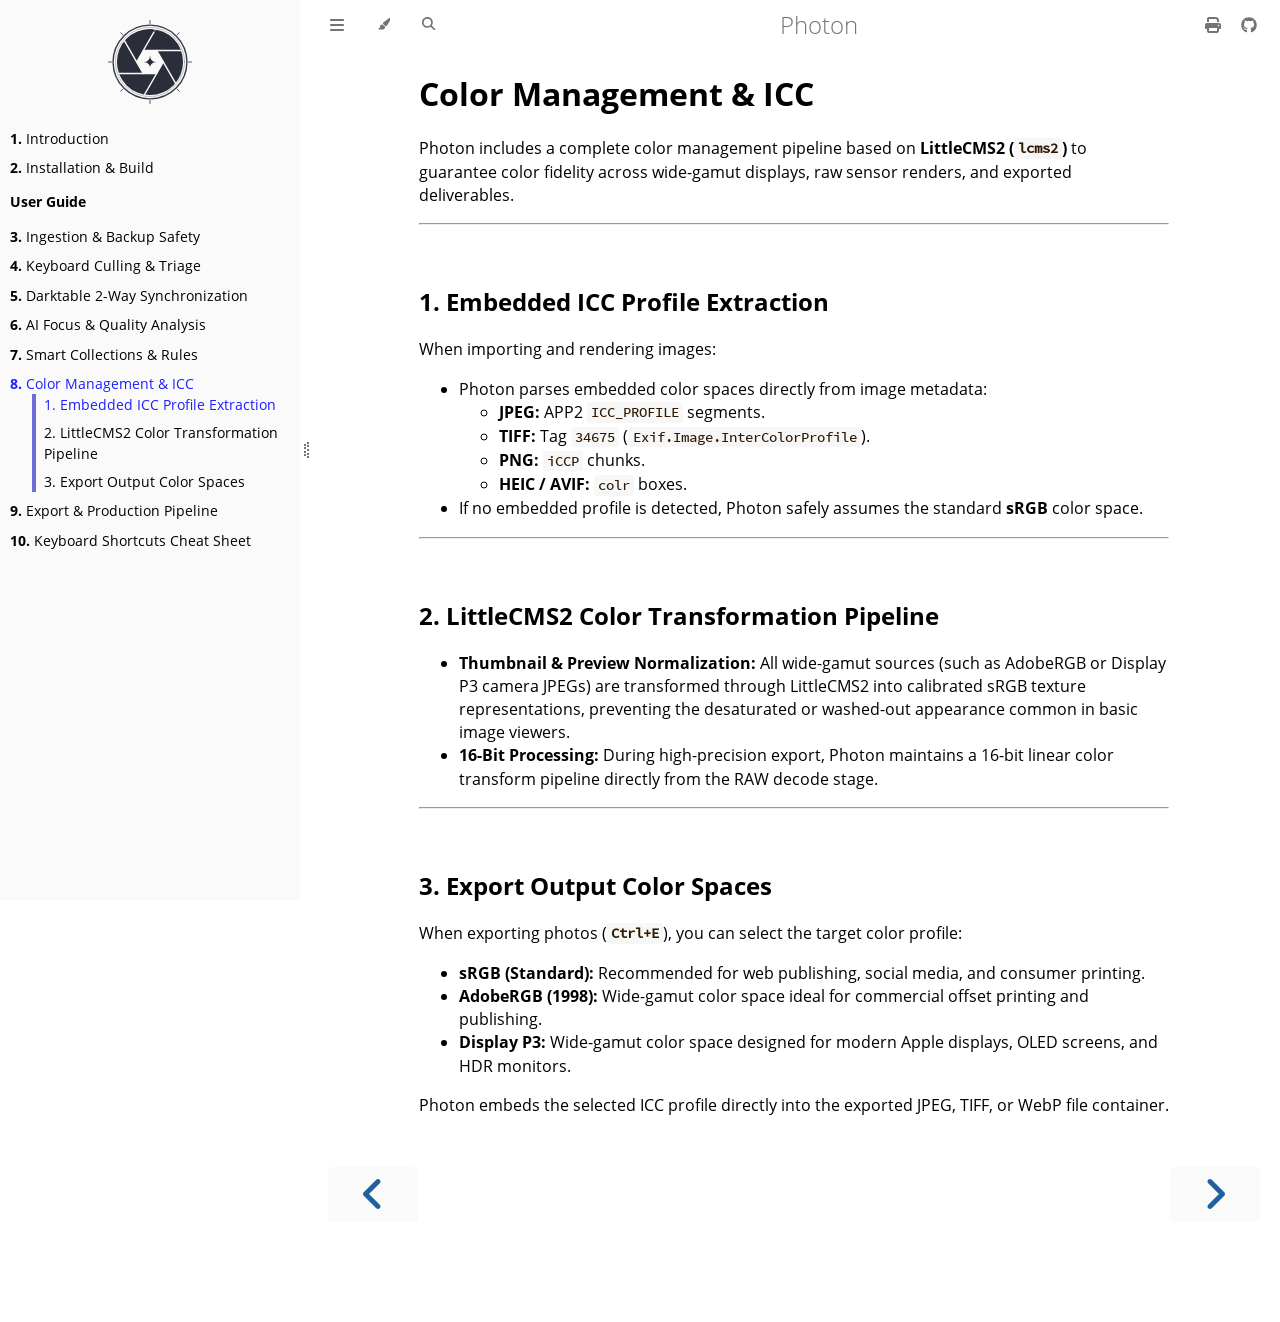
<file: guide/color_management.html>
<!DOCTYPE HTML>
<html lang="en" class="light sidebar-visible" dir="ltr">
    <head>
        <!-- Book generated using mdBook -->
        <meta charset="UTF-8">
        <title>Color Management &amp; ICC - Photon</title>


        <!-- Custom HTML head -->

        <meta name="description" content="">
        <meta name="viewport" content="width=device-width, initial-scale=1">
        <meta name="theme-color" content="#ffffff">

        <link rel="icon" href="../favicon-c20f9d9e.svg">
        <link rel="stylesheet" href="../css/variables-8adf115d.css">
        <link rel="stylesheet" href="../css/general-0392ca55.css">
        <link rel="stylesheet" href="../css/chrome-fc474251.css">
        <link rel="stylesheet" href="../css/print-9e4910d8.css" media="print">

        <!-- Fonts -->
        <link rel="stylesheet" href="../fonts/fonts-9644e21d.css">

        <!-- Highlight.js Stylesheets -->
        <link rel="stylesheet" id="mdbook-highlight-css" href="../highlight-493f70e1.css">
        <link rel="stylesheet" id="mdbook-tomorrow-night-css" href="../tomorrow-night-4c0ae647.css">
        <link rel="stylesheet" id="mdbook-ayu-highlight-css" href="../ayu-highlight-3fdfc3ac.css">

        <!-- Custom theme stylesheets -->
        <link rel="stylesheet" href="../src/custom-6ac2dfa5.css">


        <!-- Provide site root and default themes to javascript -->
        <script>
            const path_to_root = "../";
            const default_light_theme = "light";
            const default_dark_theme = "navy";
            window.path_to_searchindex_js = "../searchindex-54cfd295.js";
        </script>
        <!-- Start loading toc.js asap -->
        <script src="../toc-0c2e6eb5.js"></script>
    </head>
    <body>
    <div id="mdbook-help-container">
        <div id="mdbook-help-popup">
            <h2 class="mdbook-help-title">Keyboard shortcuts</h2>
            <div>
                <p>Press <kbd>←</kbd> or <kbd>→</kbd> to navigate between chapters</p>
                <p>Press <kbd>S</kbd> or <kbd>/</kbd> to search in the book</p>
                <p>Press <kbd>?</kbd> to show this help</p>
                <p>Press <kbd>Esc</kbd> to hide this help</p>
            </div>
        </div>
    </div>
    <div id="mdbook-body-container">
        <!-- Work around some values being stored in localStorage wrapped in quotes -->
        <script>
            try {
                let theme = localStorage.getItem('mdbook-theme');
                let sidebar = localStorage.getItem('mdbook-sidebar');

                if (theme.startsWith('"') && theme.endsWith('"')) {
                    localStorage.setItem('mdbook-theme', theme.slice(1, theme.length - 1));
                }

                if (sidebar.startsWith('"') && sidebar.endsWith('"')) {
                    localStorage.setItem('mdbook-sidebar', sidebar.slice(1, sidebar.length - 1));
                }
            } catch (e) { }
        </script>

        <!-- Set the theme before any content is loaded, prevents flash -->
        <script>
            const default_theme = window.matchMedia("(prefers-color-scheme: dark)").matches ? default_dark_theme : default_light_theme;
            let theme;
            try { theme = localStorage.getItem('mdbook-theme'); } catch(e) { }
            if (theme === null || theme === undefined) { theme = default_theme; }
            const html = document.documentElement;
            html.classList.remove('light')
            html.classList.add(theme);
            html.classList.add("js");
        </script>

        <input type="checkbox" id="mdbook-sidebar-toggle-anchor" class="hidden">

        <!-- Hide / unhide sidebar before it is displayed -->
        <script>
            let sidebar = null;
            const sidebar_toggle = document.getElementById("mdbook-sidebar-toggle-anchor");
            if (document.body.clientWidth >= 1080) {
                try { sidebar = localStorage.getItem('mdbook-sidebar'); } catch(e) { }
                sidebar = sidebar || 'visible';
            } else {
                sidebar = 'hidden';
                sidebar_toggle.checked = false;
            }
            if (sidebar === 'visible') {
                sidebar_toggle.checked = true;
            } else {
                html.classList.remove('sidebar-visible');
            }
        </script>

        <nav id="mdbook-sidebar" class="sidebar" aria-label="Table of contents">
            <!-- populated by js -->
            <mdbook-sidebar-scrollbox class="sidebar-scrollbox"></mdbook-sidebar-scrollbox>
            <noscript>
                <iframe class="sidebar-iframe-outer" src="../toc.html"></iframe>
            </noscript>
            <div id="mdbook-sidebar-resize-handle" class="sidebar-resize-handle">
                <div class="sidebar-resize-indicator"></div>
            </div>
        </nav>

        <div id="mdbook-page-wrapper" class="page-wrapper">

            <div class="page">
                <div id="mdbook-menu-bar-hover-placeholder"></div>
                <div id="mdbook-menu-bar" class="menu-bar sticky">
                    <div class="left-buttons">
                        <label id="mdbook-sidebar-toggle" class="icon-button" for="mdbook-sidebar-toggle-anchor" title="Toggle Table of Contents" aria-label="Toggle Table of Contents" aria-controls="mdbook-sidebar">
                            <span class=fa-svg><svg xmlns="http://www.w3.org/2000/svg" viewBox="0 0 448 512"><!--! Font Awesome Free 6.2.0 by @fontawesome - https://fontawesome.com License - https://fontawesome.com/license/free (Icons: CC BY 4.0, Fonts: SIL OFL 1.1, Code: MIT License) Copyright 2022 Fonticons, Inc. --><path d="M0 96C0 78.3 14.3 64 32 64H416c17.7 0 32 14.3 32 32s-14.3 32-32 32H32C14.3 128 0 113.7 0 96zM0 256c0-17.7 14.3-32 32-32H416c17.7 0 32 14.3 32 32s-14.3 32-32 32H32c-17.7 0-32-14.3-32-32zM448 416c0 17.7-14.3 32-32 32H32c-17.7 0-32-14.3-32-32s14.3-32 32-32H416c17.7 0 32 14.3 32 32z"/></svg></span>
                        </label>
                        <button id="mdbook-theme-toggle" class="icon-button" type="button" title="Change theme" aria-label="Change theme" aria-haspopup="true" aria-expanded="false" aria-controls="mdbook-theme-list">
                            <span class=fa-svg><svg xmlns="http://www.w3.org/2000/svg" viewBox="0 0 576 512"><!--! Font Awesome Free 6.2.0 by @fontawesome - https://fontawesome.com License - https://fontawesome.com/license/free (Icons: CC BY 4.0, Fonts: SIL OFL 1.1, Code: MIT License) Copyright 2022 Fonticons, Inc. --><path d="M371.3 367.1c27.3-3.9 51.9-19.4 67.2-42.9L600.2 74.1c12.6-19.5 9.4-45.3-7.6-61.2S549.7-4.4 531.1 9.6L294.4 187.2c-24 18-38.2 46.1-38.4 76.1L371.3 367.1zm-19.6 25.4l-116-104.4C175.9 290.3 128 339.6 128 400c0 3.9 .2 7.8 .6 11.6c1.8 17.5-10.2 36.4-27.8 36.4H96c-17.7 0-32 14.3-32 32s14.3 32 32 32H240c61.9 0 112-50.1 112-112c0-2.5-.1-5-.2-7.5z"/></svg></span>
                        </button>
                        <ul id="mdbook-theme-list" class="theme-popup" aria-label="Themes" role="menu">
                            <li role="none"><button role="menuitem" class="theme" id="mdbook-theme-default_theme">Auto</button></li>
                            <li role="none"><button role="menuitem" class="theme" id="mdbook-theme-light">Light</button></li>
                            <li role="none"><button role="menuitem" class="theme" id="mdbook-theme-rust">Rust</button></li>
                            <li role="none"><button role="menuitem" class="theme" id="mdbook-theme-coal">Coal</button></li>
                            <li role="none"><button role="menuitem" class="theme" id="mdbook-theme-navy">Navy</button></li>
                            <li role="none"><button role="menuitem" class="theme" id="mdbook-theme-ayu">Ayu</button></li>
                        </ul>
                        <button id="mdbook-search-toggle" class="icon-button" type="button" title="Search (`/`)" aria-label="Toggle Searchbar" aria-expanded="false" aria-keyshortcuts="/ s" aria-controls="mdbook-searchbar">
                            <span class=fa-svg><svg xmlns="http://www.w3.org/2000/svg" viewBox="0 0 512 512"><!--! Font Awesome Free 6.2.0 by @fontawesome - https://fontawesome.com License - https://fontawesome.com/license/free (Icons: CC BY 4.0, Fonts: SIL OFL 1.1, Code: MIT License) Copyright 2022 Fonticons, Inc. --><path d="M416 208c0 45.9-14.9 88.3-40 122.7L502.6 457.4c12.5 12.5 12.5 32.8 0 45.3s-32.8 12.5-45.3 0L330.7 376c-34.4 25.2-76.8 40-122.7 40C93.1 416 0 322.9 0 208S93.1 0 208 0S416 93.1 416 208zM208 352c79.5 0 144-64.5 144-144s-64.5-144-144-144S64 128.5 64 208s64.5 144 144 144z"/></svg></span>
                        </button>
                    </div>

                    <h1 class="menu-title">Photon</h1>

                    <div class="right-buttons">
                        <a href="../print.html" title="Print this book" aria-label="Print this book">
                            <span class=fa-svg id="print-button"><svg xmlns="http://www.w3.org/2000/svg" viewBox="0 0 512 512"><!--! Font Awesome Free 6.2.0 by @fontawesome - https://fontawesome.com License - https://fontawesome.com/license/free (Icons: CC BY 4.0, Fonts: SIL OFL 1.1, Code: MIT License) Copyright 2022 Fonticons, Inc. --><path d="M128 0C92.7 0 64 28.7 64 64v96h64V64H354.7L384 93.3V160h64V93.3c0-17-6.7-33.3-18.7-45.3L400 18.7C388 6.7 371.7 0 354.7 0H128zM384 352v32 64H128V384 368 352H384zm64 32h32c17.7 0 32-14.3 32-32V256c0-35.3-28.7-64-64-64H64c-35.3 0-64 28.7-64 64v96c0 17.7 14.3 32 32 32H64v64c0 35.3 28.7 64 64 64H384c35.3 0 64-28.7 64-64V384zm-16-88c-13.3 0-24-10.7-24-24s10.7-24 24-24s24 10.7 24 24s-10.7 24-24 24z"/></svg></span>
                        </a>
                        <a href="https://github.com/rudrab/Photon" title="Git repository" aria-label="Git repository">
                            <span class=fa-svg><svg xmlns="http://www.w3.org/2000/svg" viewBox="0 0 496 512"><!--! Font Awesome Free 6.2.0 by @fontawesome - https://fontawesome.com License - https://fontawesome.com/license/free (Icons: CC BY 4.0, Fonts: SIL OFL 1.1, Code: MIT License) Copyright 2022 Fonticons, Inc. --><path d="M165.9 397.4c0 2-2.3 3.6-5.2 3.6-3.3.3-5.6-1.3-5.6-3.6 0-2 2.3-3.6 5.2-3.6 3-.3 5.6 1.3 5.6 3.6zm-31.1-4.5c-.7 2 1.3 4.3 4.3 4.9 2.6 1 5.6 0 6.2-2s-1.3-4.3-4.3-5.2c-2.6-.7-5.5.3-6.2 2.3zm44.2-1.7c-2.9.7-4.9 2.6-4.6 4.9.3 2 2.9 3.3 5.9 2.6 2.9-.7 4.9-2.6 4.6-4.6-.3-1.9-3-3.2-5.9-2.9zM244.8 8C106.1 8 0 113.3 0 252c0 110.9 69.8 205.8 169.5 239.2 12.8 2.3 17.3-5.6 17.3-12.1 0-6.2-.3-40.4-.3-61.4 0 0-70 15-84.7-29.8 0 0-11.4-29.1-27.8-36.6 0 0-22.9-15.7 1.6-15.4 0 0 24.9 2 38.6 25.8 21.9 38.6 58.6 27.5 72.9 20.9 2.3-16 8.8-27.1 16-33.7-55.9-6.2-112.3-14.3-112.3-110.5 0-27.5 7.6-41.3 23.6-58.9-2.6-6.5-11.1-33.3 2.6-67.9 20.9-6.5 69 27 69 27 20-5.6 41.5-8.5 62.8-8.5s42.8 2.9 62.8 8.5c0 0 48.1-33.6 69-27 13.7 34.7 5.2 61.4 2.6 67.9 16 17.7 25.8 31.5 25.8 58.9 0 96.5-58.9 104.2-114.8 110.5 9.2 7.9 17 22.9 17 46.4 0 33.7-.3 75.4-.3 83.6 0 6.5 4.6 14.4 17.3 12.1C428.2 457.8 496 362.9 496 252 496 113.3 383.5 8 244.8 8zM97.2 352.9c-1.3 1-1 3.3.7 5.2 1.6 1.6 3.9 2.3 5.2 1 1.3-1 1-3.3-.7-5.2-1.6-1.6-3.9-2.3-5.2-1zm-10.8-8.1c-.7 1.3.3 2.9 2.3 3.9 1.6 1 3.6.7 4.3-.7.7-1.3-.3-2.9-2.3-3.9-2-.6-3.6-.3-4.3.7zm32.4 35.6c-1.6 1.3-1 4.3 1.3 6.2 2.3 2.3 5.2 2.6 6.5 1 1.3-1.3.7-4.3-1.3-6.2-2.2-2.3-5.2-2.6-6.5-1zm-11.4-14.7c-1.6 1-1.6 3.6 0 5.9 1.6 2.3 4.3 3.3 5.6 2.3 1.6-1.3 1.6-3.9 0-6.2-1.4-2.3-4-3.3-5.6-2z"/></svg></span>
                        </a>

                    </div>
                </div>

                <div id="mdbook-search-wrapper" class="hidden">
                    <form id="mdbook-searchbar-outer" class="searchbar-outer">
                        <div class="search-wrapper">
                            <input type="search" id="mdbook-searchbar" name="searchbar" placeholder="Search this book ..." aria-controls="mdbook-searchresults-outer" aria-describedby="searchresults-header">
                            <div class="spinner-wrapper">
                                <span class=fa-svg id="fa-spin"><svg xmlns="http://www.w3.org/2000/svg" viewBox="0 0 512 512"><!--! Font Awesome Free 6.2.0 by @fontawesome - https://fontawesome.com License - https://fontawesome.com/license/free (Icons: CC BY 4.0, Fonts: SIL OFL 1.1, Code: MIT License) Copyright 2022 Fonticons, Inc. --><path d="M304 48c0-26.5-21.5-48-48-48s-48 21.5-48 48s21.5 48 48 48s48-21.5 48-48zm0 416c0-26.5-21.5-48-48-48s-48 21.5-48 48s21.5 48 48 48s48-21.5 48-48zM48 304c26.5 0 48-21.5 48-48s-21.5-48-48-48s-48 21.5-48 48s21.5 48 48 48zm464-48c0-26.5-21.5-48-48-48s-48 21.5-48 48s21.5 48 48 48s48-21.5 48-48zM142.9 437c18.7-18.7 18.7-49.1 0-67.9s-49.1-18.7-67.9 0s-18.7 49.1 0 67.9s49.1 18.7 67.9 0zm0-294.2c18.7-18.7 18.7-49.1 0-67.9S93.7 56.2 75 75s-18.7 49.1 0 67.9s49.1 18.7 67.9 0zM369.1 437c18.7 18.7 49.1 18.7 67.9 0s18.7-49.1 0-67.9s-49.1-18.7-67.9 0s-18.7 49.1 0 67.9z"/></svg></span>
                            </div>
                        </div>
                    </form>
                    <div id="mdbook-searchresults-outer" class="searchresults-outer hidden">
                        <div id="mdbook-searchresults-header" class="searchresults-header"></div>
                        <ul id="mdbook-searchresults">
                        </ul>
                    </div>
                </div>

                <!-- Apply ARIA attributes after the sidebar and the sidebar toggle button are added to the DOM -->
                <script>
                    document.getElementById('mdbook-sidebar-toggle').setAttribute('aria-expanded', sidebar === 'visible');
                    document.getElementById('mdbook-sidebar').setAttribute('aria-hidden', sidebar !== 'visible');
                    Array.from(document.querySelectorAll('#mdbook-sidebar a')).forEach(function(link) {
                        link.setAttribute('tabIndex', sidebar === 'visible' ? 0 : -1);
                    });
                </script>

                <div id="mdbook-content" class="content">
                    <main>
                        <h1 id="color-management--icc"><a class="header" href="#color-management--icc">Color Management &amp; ICC</a></h1>
<p>Photon includes a complete color management pipeline based on <strong>LittleCMS2 (<code>lcms2</code>)</strong> to guarantee color fidelity across wide-gamut displays, raw sensor renders, and exported deliverables.</p>
<hr>
<h2 id="1-embedded-icc-profile-extraction"><a class="header" href="#1-embedded-icc-profile-extraction">1. Embedded ICC Profile Extraction</a></h2>
<p>When importing and rendering images:</p>
<ul>
<li>Photon parses embedded color spaces directly from image metadata:
<ul>
<li><strong>JPEG:</strong> APP2 <code>ICC_PROFILE</code> segments.</li>
<li><strong>TIFF:</strong> Tag <code>34675</code> (<code>Exif.Image.InterColorProfile</code>).</li>
<li><strong>PNG:</strong> <code>iCCP</code> chunks.</li>
<li><strong>HEIC / AVIF:</strong> <code>colr</code> boxes.</li>
</ul>
</li>
<li>If no embedded profile is detected, Photon safely assumes the standard <strong>sRGB</strong> color space.</li>
</ul>
<hr>
<h2 id="2-littlecms2-color-transformation-pipeline"><a class="header" href="#2-littlecms2-color-transformation-pipeline">2. LittleCMS2 Color Transformation Pipeline</a></h2>
<ul>
<li><strong>Thumbnail &amp; Preview Normalization:</strong> All wide-gamut sources (such as AdobeRGB or Display P3 camera JPEGs) are transformed through LittleCMS2 into calibrated sRGB texture representations, preventing the desaturated or washed-out appearance common in basic image viewers.</li>
<li><strong>16-Bit Processing:</strong> During high-precision export, Photon maintains a 16-bit linear color transform pipeline directly from the RAW decode stage.</li>
</ul>
<hr>
<h2 id="3-export-output-color-spaces"><a class="header" href="#3-export-output-color-spaces">3. Export Output Color Spaces</a></h2>
<p>When exporting photos (<strong><code>Ctrl+E</code></strong>), you can select the target color profile:</p>
<ul>
<li><strong>sRGB (Standard):</strong> Recommended for web publishing, social media, and consumer printing.</li>
<li><strong>AdobeRGB (1998):</strong> Wide-gamut color space ideal for commercial offset printing and publishing.</li>
<li><strong>Display P3:</strong> Wide-gamut color space designed for modern Apple displays, OLED screens, and HDR monitors.</li>
</ul>
<p>Photon embeds the selected ICC profile directly into the exported JPEG, TIFF, or WebP file container.</p>

                    </main>

                    <nav class="nav-wrapper" aria-label="Page navigation">
                        <!-- Mobile navigation buttons -->
                            <a rel="prev" href="../guide/smart_collections.html" class="mobile-nav-chapters previous" title="Previous chapter" aria-label="Previous chapter" aria-keyshortcuts="Left">
                                <span class=fa-svg><svg xmlns="http://www.w3.org/2000/svg" viewBox="0 0 320 512"><!--! Font Awesome Free 6.2.0 by @fontawesome - https://fontawesome.com License - https://fontawesome.com/license/free (Icons: CC BY 4.0, Fonts: SIL OFL 1.1, Code: MIT License) Copyright 2022 Fonticons, Inc. --><path d="M41.4 233.4c-12.5 12.5-12.5 32.8 0 45.3l160 160c12.5 12.5 32.8 12.5 45.3 0s12.5-32.8 0-45.3L109.3 256 246.6 118.6c12.5-12.5 12.5-32.8 0-45.3s-32.8-12.5-45.3 0l-160 160z"/></svg></span>
                            </a>

                            <a rel="next prefetch" href="../guide/export_pipeline.html" class="mobile-nav-chapters next" title="Next chapter" aria-label="Next chapter" aria-keyshortcuts="Right">
                                <span class=fa-svg><svg xmlns="http://www.w3.org/2000/svg" viewBox="0 0 320 512"><!--! Font Awesome Free 6.2.0 by @fontawesome - https://fontawesome.com License - https://fontawesome.com/license/free (Icons: CC BY 4.0, Fonts: SIL OFL 1.1, Code: MIT License) Copyright 2022 Fonticons, Inc. --><path d="M278.6 233.4c12.5 12.5 12.5 32.8 0 45.3l-160 160c-12.5 12.5-32.8 12.5-45.3 0s-12.5-32.8 0-45.3L210.7 256 73.4 118.6c-12.5-12.5-12.5-32.8 0-45.3s32.8-12.5 45.3 0l160 160z"/></svg></span>
                            </a>

                        <div style="clear: both"></div>
                    </nav>
                </div>
            </div>

            <nav class="nav-wide-wrapper" aria-label="Page navigation">
                    <a rel="prev" href="../guide/smart_collections.html" class="nav-chapters previous" title="Previous chapter" aria-label="Previous chapter" aria-keyshortcuts="Left">
                        <span class=fa-svg><svg xmlns="http://www.w3.org/2000/svg" viewBox="0 0 320 512"><!--! Font Awesome Free 6.2.0 by @fontawesome - https://fontawesome.com License - https://fontawesome.com/license/free (Icons: CC BY 4.0, Fonts: SIL OFL 1.1, Code: MIT License) Copyright 2022 Fonticons, Inc. --><path d="M41.4 233.4c-12.5 12.5-12.5 32.8 0 45.3l160 160c12.5 12.5 32.8 12.5 45.3 0s12.5-32.8 0-45.3L109.3 256 246.6 118.6c12.5-12.5 12.5-32.8 0-45.3s-32.8-12.5-45.3 0l-160 160z"/></svg></span>
                    </a>

                    <a rel="next prefetch" href="../guide/export_pipeline.html" class="nav-chapters next" title="Next chapter" aria-label="Next chapter" aria-keyshortcuts="Right">
                        <span class=fa-svg><svg xmlns="http://www.w3.org/2000/svg" viewBox="0 0 320 512"><!--! Font Awesome Free 6.2.0 by @fontawesome - https://fontawesome.com License - https://fontawesome.com/license/free (Icons: CC BY 4.0, Fonts: SIL OFL 1.1, Code: MIT License) Copyright 2022 Fonticons, Inc. --><path d="M278.6 233.4c12.5 12.5 12.5 32.8 0 45.3l-160 160c-12.5 12.5-32.8 12.5-45.3 0s-12.5-32.8 0-45.3L210.7 256 73.4 118.6c-12.5-12.5-12.5-32.8 0-45.3s32.8-12.5 45.3 0l160 160z"/></svg></span>
                    </a>
            </nav>

        </div>

        <template id=fa-eye><span class=fa-svg><svg xmlns="http://www.w3.org/2000/svg" viewBox="0 0 576 512"><!--! Font Awesome Free 6.2.0 by @fontawesome - https://fontawesome.com License - https://fontawesome.com/license/free (Icons: CC BY 4.0, Fonts: SIL OFL 1.1, Code: MIT License) Copyright 2022 Fonticons, Inc. --><path d="M288 32c-80.8 0-145.5 36.8-192.6 80.6C48.6 156 17.3 208 2.5 243.7c-3.3 7.9-3.3 16.7 0 24.6C17.3 304 48.6 356 95.4 399.4C142.5 443.2 207.2 480 288 480s145.5-36.8 192.6-80.6c46.8-43.5 78.1-95.4 93-131.1c3.3-7.9 3.3-16.7 0-24.6c-14.9-35.7-46.2-87.7-93-131.1C433.5 68.8 368.8 32 288 32zM432 256c0 79.5-64.5 144-144 144s-144-64.5-144-144s64.5-144 144-144s144 64.5 144 144zM288 192c0 35.3-28.7 64-64 64c-11.5 0-22.3-3-31.6-8.4c-.2 2.8-.4 5.5-.4 8.4c0 53 43 96 96 96s96-43 96-96s-43-96-96-96c-2.8 0-5.6 .1-8.4 .4c5.3 9.3 8.4 20.1 8.4 31.6z"/></svg></span></template>
        <template id=fa-eye-slash><span class=fa-svg><svg xmlns="http://www.w3.org/2000/svg" viewBox="0 0 640 512"><!--! Font Awesome Free 6.2.0 by @fontawesome - https://fontawesome.com License - https://fontawesome.com/license/free (Icons: CC BY 4.0, Fonts: SIL OFL 1.1, Code: MIT License) Copyright 2022 Fonticons, Inc. --><path d="M38.8 5.1C28.4-3.1 13.3-1.2 5.1 9.2S-1.2 34.7 9.2 42.9l592 464c10.4 8.2 25.5 6.3 33.7-4.1s6.3-25.5-4.1-33.7L525.6 386.7c39.6-40.6 66.4-86.1 79.9-118.4c3.3-7.9 3.3-16.7 0-24.6c-14.9-35.7-46.2-87.7-93-131.1C465.5 68.8 400.8 32 320 32c-68.2 0-125 26.3-169.3 60.8L38.8 5.1zM223.1 149.5C248.6 126.2 282.7 112 320 112c79.5 0 144 64.5 144 144c0 24.9-6.3 48.3-17.4 68.7L408 294.5c5.2-11.8 8-24.8 8-38.5c0-53-43-96-96-96c-2.8 0-5.6 .1-8.4 .4c5.3 9.3 8.4 20.1 8.4 31.6c0 10.2-2.4 19.8-6.6 28.3l-90.3-70.8zm223.1 298L373 389.9c-16.4 6.5-34.3 10.1-53 10.1c-79.5 0-144-64.5-144-144c0-6.9 .5-13.6 1.4-20.2L83.1 161.5C60.3 191.2 44 220.8 34.5 243.7c-3.3 7.9-3.3 16.7 0 24.6c14.9 35.7 46.2 87.7 93 131.1C174.5 443.2 239.2 480 320 480c47.8 0 89.9-12.9 126.2-32.5z"/></svg></span></template>
        <template id=fa-copy><span class=fa-svg><svg xmlns="http://www.w3.org/2000/svg" viewBox="0 0 512 512"><!--! Font Awesome Free 6.2.0 by @fontawesome - https://fontawesome.com License - https://fontawesome.com/license/free (Icons: CC BY 4.0, Fonts: SIL OFL 1.1, Code: MIT License) Copyright 2022 Fonticons, Inc. --><path d="M502.6 70.63l-61.25-61.25C435.4 3.371 427.2 0 418.7 0H255.1c-35.35 0-64 28.66-64 64l.0195 256C192 355.4 220.7 384 256 384h192c35.2 0 64-28.8 64-64V93.25C512 84.77 508.6 76.63 502.6 70.63zM464 320c0 8.836-7.164 16-16 16H255.1c-8.838 0-16-7.164-16-16L239.1 64.13c0-8.836 7.164-16 16-16h128L384 96c0 17.67 14.33 32 32 32h47.1V320zM272 448c0 8.836-7.164 16-16 16H63.1c-8.838 0-16-7.164-16-16L47.98 192.1c0-8.836 7.164-16 16-16H160V128H63.99c-35.35 0-64 28.65-64 64l.0098 256C.002 483.3 28.66 512 64 512h192c35.2 0 64-28.8 64-64v-32h-47.1L272 448z"/></svg></span></template>
        <template id=fa-play><span class=fa-svg><svg xmlns="http://www.w3.org/2000/svg" viewBox="0 0 384 512"><!--! Font Awesome Free 6.2.0 by @fontawesome - https://fontawesome.com License - https://fontawesome.com/license/free (Icons: CC BY 4.0, Fonts: SIL OFL 1.1, Code: MIT License) Copyright 2022 Fonticons, Inc. --><path d="M73 39c-14.8-9.1-33.4-9.4-48.5-.9S0 62.6 0 80V432c0 17.4 9.4 33.4 24.5 41.9s33.7 8.1 48.5-.9L361 297c14.3-8.7 23-24.2 23-41s-8.7-32.2-23-41L73 39z"/></svg></span></template>
        <template id=fa-clock-rotate-left><span class=fa-svg><svg xmlns="http://www.w3.org/2000/svg" viewBox="0 0 512 512"><!--! Font Awesome Free 6.2.0 by @fontawesome - https://fontawesome.com License - https://fontawesome.com/license/free (Icons: CC BY 4.0, Fonts: SIL OFL 1.1, Code: MIT License) Copyright 2022 Fonticons, Inc. --><path d="M75 75L41 41C25.9 25.9 0 36.6 0 57.9V168c0 13.3 10.7 24 24 24H134.1c21.4 0 32.1-25.9 17-41l-30.8-30.8C155 85.5 203 64 256 64c106 0 192 86 192 192s-86 192-192 192c-40.8 0-78.6-12.7-109.7-34.4c-14.5-10.1-34.4-6.6-44.6 7.9s-6.6 34.4 7.9 44.6C151.2 495 201.7 512 256 512c141.4 0 256-114.6 256-256S397.4 0 256 0C185.3 0 121.3 28.7 75 75zm181 53c-13.3 0-24 10.7-24 24V256c0 6.4 2.5 12.5 7 17l72 72c9.4 9.4 24.6 9.4 33.9 0s9.4-24.6 0-33.9l-65-65V152c0-13.3-10.7-24-24-24z"/></svg></span></template>



        <script>
            window.playground_copyable = true;
        </script>


        <script src="../elasticlunr-ef4e11c1.min.js"></script>
        <script src="../mark-09e88c2c.min.js"></script>
        <script src="../searcher-09f2665d.js"></script>

        <script src="../clipboard-1626706a.min.js"></script>
        <script src="../highlight-abc7f01d.js"></script>
        <script src="../book-c22b7243.js"></script>

        <!-- Custom JS scripts -->
        <script src="../src/custom-5e78988c.js"></script>



    </div>
    </body>
</html>
</file>
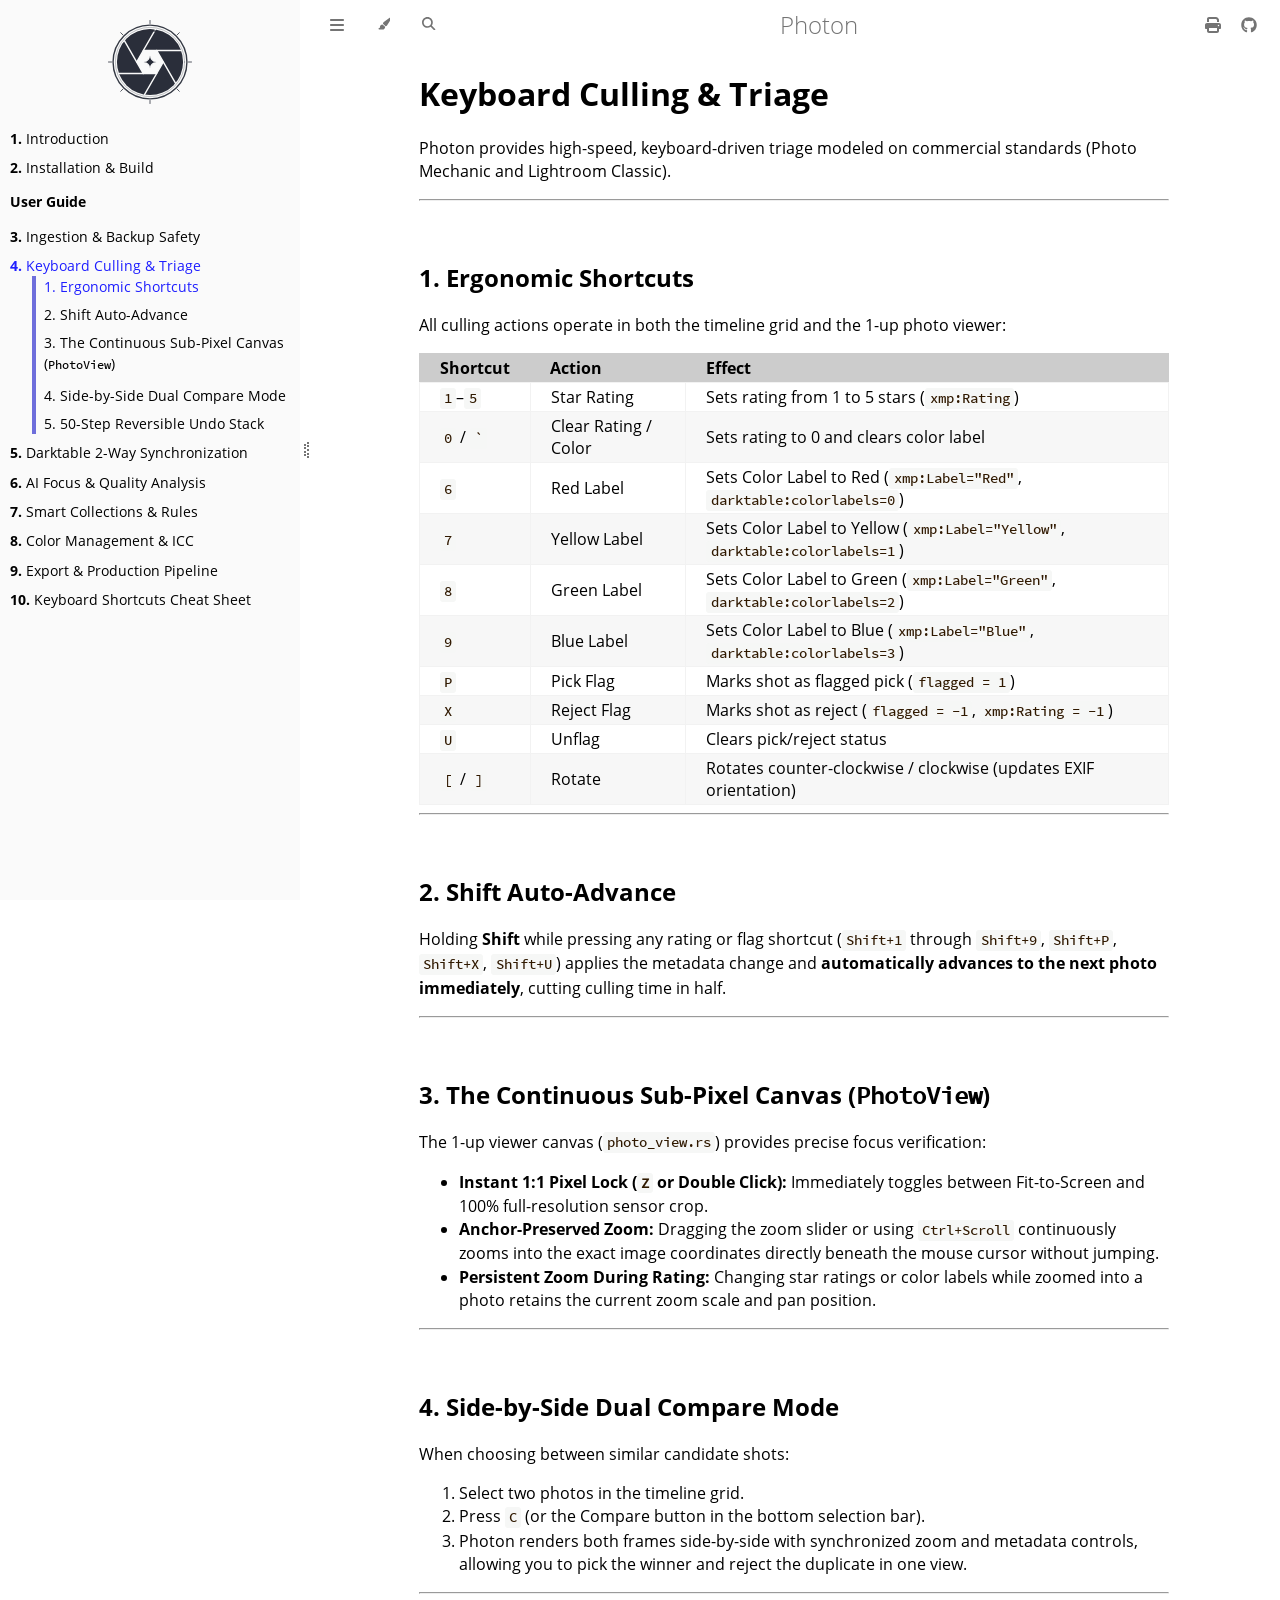
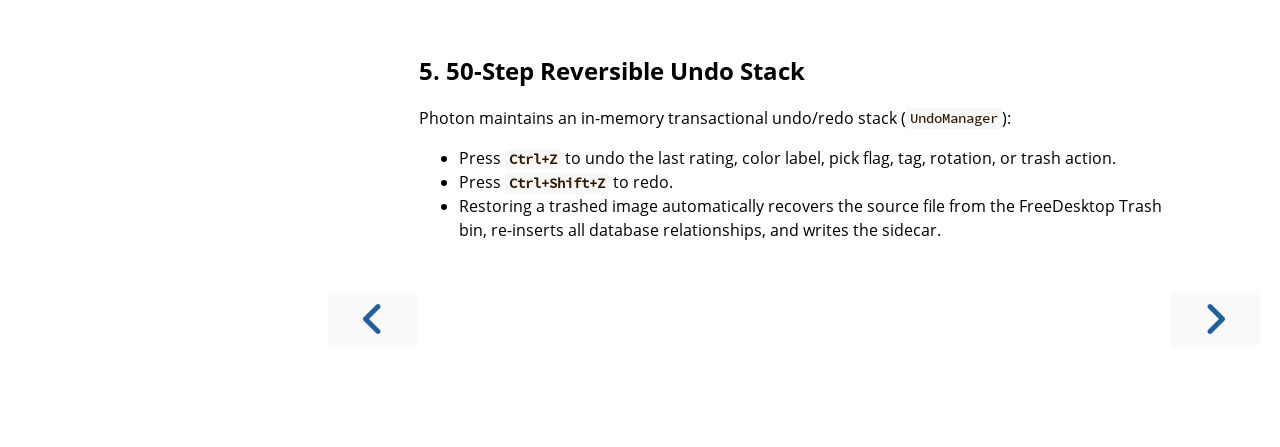
<file: guide/culling_triage.html>
<!DOCTYPE HTML>
<html lang="en" class="light sidebar-visible" dir="ltr">
    <head>
        <!-- Book generated using mdBook -->
        <meta charset="UTF-8">
        <title>Keyboard Culling &amp; Triage - Photon</title>


        <!-- Custom HTML head -->

        <meta name="description" content="">
        <meta name="viewport" content="width=device-width, initial-scale=1">
        <meta name="theme-color" content="#ffffff">

        <link rel="icon" href="../favicon-c20f9d9e.svg">
        <link rel="stylesheet" href="../css/variables-8adf115d.css">
        <link rel="stylesheet" href="../css/general-0392ca55.css">
        <link rel="stylesheet" href="../css/chrome-fc474251.css">
        <link rel="stylesheet" href="../css/print-9e4910d8.css" media="print">

        <!-- Fonts -->
        <link rel="stylesheet" href="../fonts/fonts-9644e21d.css">

        <!-- Highlight.js Stylesheets -->
        <link rel="stylesheet" id="mdbook-highlight-css" href="../highlight-493f70e1.css">
        <link rel="stylesheet" id="mdbook-tomorrow-night-css" href="../tomorrow-night-4c0ae647.css">
        <link rel="stylesheet" id="mdbook-ayu-highlight-css" href="../ayu-highlight-3fdfc3ac.css">

        <!-- Custom theme stylesheets -->
        <link rel="stylesheet" href="../src/custom-6ac2dfa5.css">


        <!-- Provide site root and default themes to javascript -->
        <script>
            const path_to_root = "../";
            const default_light_theme = "light";
            const default_dark_theme = "navy";
            window.path_to_searchindex_js = "../searchindex-54cfd295.js";
        </script>
        <!-- Start loading toc.js asap -->
        <script src="../toc-0c2e6eb5.js"></script>
    </head>
    <body>
    <div id="mdbook-help-container">
        <div id="mdbook-help-popup">
            <h2 class="mdbook-help-title">Keyboard shortcuts</h2>
            <div>
                <p>Press <kbd>←</kbd> or <kbd>→</kbd> to navigate between chapters</p>
                <p>Press <kbd>S</kbd> or <kbd>/</kbd> to search in the book</p>
                <p>Press <kbd>?</kbd> to show this help</p>
                <p>Press <kbd>Esc</kbd> to hide this help</p>
            </div>
        </div>
    </div>
    <div id="mdbook-body-container">
        <!-- Work around some values being stored in localStorage wrapped in quotes -->
        <script>
            try {
                let theme = localStorage.getItem('mdbook-theme');
                let sidebar = localStorage.getItem('mdbook-sidebar');

                if (theme.startsWith('"') && theme.endsWith('"')) {
                    localStorage.setItem('mdbook-theme', theme.slice(1, theme.length - 1));
                }

                if (sidebar.startsWith('"') && sidebar.endsWith('"')) {
                    localStorage.setItem('mdbook-sidebar', sidebar.slice(1, sidebar.length - 1));
                }
            } catch (e) { }
        </script>

        <!-- Set the theme before any content is loaded, prevents flash -->
        <script>
            const default_theme = window.matchMedia("(prefers-color-scheme: dark)").matches ? default_dark_theme : default_light_theme;
            let theme;
            try { theme = localStorage.getItem('mdbook-theme'); } catch(e) { }
            if (theme === null || theme === undefined) { theme = default_theme; }
            const html = document.documentElement;
            html.classList.remove('light')
            html.classList.add(theme);
            html.classList.add("js");
        </script>

        <input type="checkbox" id="mdbook-sidebar-toggle-anchor" class="hidden">

        <!-- Hide / unhide sidebar before it is displayed -->
        <script>
            let sidebar = null;
            const sidebar_toggle = document.getElementById("mdbook-sidebar-toggle-anchor");
            if (document.body.clientWidth >= 1080) {
                try { sidebar = localStorage.getItem('mdbook-sidebar'); } catch(e) { }
                sidebar = sidebar || 'visible';
            } else {
                sidebar = 'hidden';
                sidebar_toggle.checked = false;
            }
            if (sidebar === 'visible') {
                sidebar_toggle.checked = true;
            } else {
                html.classList.remove('sidebar-visible');
            }
        </script>

        <nav id="mdbook-sidebar" class="sidebar" aria-label="Table of contents">
            <!-- populated by js -->
            <mdbook-sidebar-scrollbox class="sidebar-scrollbox"></mdbook-sidebar-scrollbox>
            <noscript>
                <iframe class="sidebar-iframe-outer" src="../toc.html"></iframe>
            </noscript>
            <div id="mdbook-sidebar-resize-handle" class="sidebar-resize-handle">
                <div class="sidebar-resize-indicator"></div>
            </div>
        </nav>

        <div id="mdbook-page-wrapper" class="page-wrapper">

            <div class="page">
                <div id="mdbook-menu-bar-hover-placeholder"></div>
                <div id="mdbook-menu-bar" class="menu-bar sticky">
                    <div class="left-buttons">
                        <label id="mdbook-sidebar-toggle" class="icon-button" for="mdbook-sidebar-toggle-anchor" title="Toggle Table of Contents" aria-label="Toggle Table of Contents" aria-controls="mdbook-sidebar">
                            <span class=fa-svg><svg xmlns="http://www.w3.org/2000/svg" viewBox="0 0 448 512"><!--! Font Awesome Free 6.2.0 by @fontawesome - https://fontawesome.com License - https://fontawesome.com/license/free (Icons: CC BY 4.0, Fonts: SIL OFL 1.1, Code: MIT License) Copyright 2022 Fonticons, Inc. --><path d="M0 96C0 78.3 14.3 64 32 64H416c17.7 0 32 14.3 32 32s-14.3 32-32 32H32C14.3 128 0 113.7 0 96zM0 256c0-17.7 14.3-32 32-32H416c17.7 0 32 14.3 32 32s-14.3 32-32 32H32c-17.7 0-32-14.3-32-32zM448 416c0 17.7-14.3 32-32 32H32c-17.7 0-32-14.3-32-32s14.3-32 32-32H416c17.7 0 32 14.3 32 32z"/></svg></span>
                        </label>
                        <button id="mdbook-theme-toggle" class="icon-button" type="button" title="Change theme" aria-label="Change theme" aria-haspopup="true" aria-expanded="false" aria-controls="mdbook-theme-list">
                            <span class=fa-svg><svg xmlns="http://www.w3.org/2000/svg" viewBox="0 0 576 512"><!--! Font Awesome Free 6.2.0 by @fontawesome - https://fontawesome.com License - https://fontawesome.com/license/free (Icons: CC BY 4.0, Fonts: SIL OFL 1.1, Code: MIT License) Copyright 2022 Fonticons, Inc. --><path d="M371.3 367.1c27.3-3.9 51.9-19.4 67.2-42.9L600.2 74.1c12.6-19.5 9.4-45.3-7.6-61.2S549.7-4.4 531.1 9.6L294.4 187.2c-24 18-38.2 46.1-38.4 76.1L371.3 367.1zm-19.6 25.4l-116-104.4C175.9 290.3 128 339.6 128 400c0 3.9 .2 7.8 .6 11.6c1.8 17.5-10.2 36.4-27.8 36.4H96c-17.7 0-32 14.3-32 32s14.3 32 32 32H240c61.9 0 112-50.1 112-112c0-2.5-.1-5-.2-7.5z"/></svg></span>
                        </button>
                        <ul id="mdbook-theme-list" class="theme-popup" aria-label="Themes" role="menu">
                            <li role="none"><button role="menuitem" class="theme" id="mdbook-theme-default_theme">Auto</button></li>
                            <li role="none"><button role="menuitem" class="theme" id="mdbook-theme-light">Light</button></li>
                            <li role="none"><button role="menuitem" class="theme" id="mdbook-theme-rust">Rust</button></li>
                            <li role="none"><button role="menuitem" class="theme" id="mdbook-theme-coal">Coal</button></li>
                            <li role="none"><button role="menuitem" class="theme" id="mdbook-theme-navy">Navy</button></li>
                            <li role="none"><button role="menuitem" class="theme" id="mdbook-theme-ayu">Ayu</button></li>
                        </ul>
                        <button id="mdbook-search-toggle" class="icon-button" type="button" title="Search (`/`)" aria-label="Toggle Searchbar" aria-expanded="false" aria-keyshortcuts="/ s" aria-controls="mdbook-searchbar">
                            <span class=fa-svg><svg xmlns="http://www.w3.org/2000/svg" viewBox="0 0 512 512"><!--! Font Awesome Free 6.2.0 by @fontawesome - https://fontawesome.com License - https://fontawesome.com/license/free (Icons: CC BY 4.0, Fonts: SIL OFL 1.1, Code: MIT License) Copyright 2022 Fonticons, Inc. --><path d="M416 208c0 45.9-14.9 88.3-40 122.7L502.6 457.4c12.5 12.5 12.5 32.8 0 45.3s-32.8 12.5-45.3 0L330.7 376c-34.4 25.2-76.8 40-122.7 40C93.1 416 0 322.9 0 208S93.1 0 208 0S416 93.1 416 208zM208 352c79.5 0 144-64.5 144-144s-64.5-144-144-144S64 128.5 64 208s64.5 144 144 144z"/></svg></span>
                        </button>
                    </div>

                    <h1 class="menu-title">Photon</h1>

                    <div class="right-buttons">
                        <a href="../print.html" title="Print this book" aria-label="Print this book">
                            <span class=fa-svg id="print-button"><svg xmlns="http://www.w3.org/2000/svg" viewBox="0 0 512 512"><!--! Font Awesome Free 6.2.0 by @fontawesome - https://fontawesome.com License - https://fontawesome.com/license/free (Icons: CC BY 4.0, Fonts: SIL OFL 1.1, Code: MIT License) Copyright 2022 Fonticons, Inc. --><path d="M128 0C92.7 0 64 28.7 64 64v96h64V64H354.7L384 93.3V160h64V93.3c0-17-6.7-33.3-18.7-45.3L400 18.7C388 6.7 371.7 0 354.7 0H128zM384 352v32 64H128V384 368 352H384zm64 32h32c17.7 0 32-14.3 32-32V256c0-35.3-28.7-64-64-64H64c-35.3 0-64 28.7-64 64v96c0 17.7 14.3 32 32 32H64v64c0 35.3 28.7 64 64 64H384c35.3 0 64-28.7 64-64V384zm-16-88c-13.3 0-24-10.7-24-24s10.7-24 24-24s24 10.7 24 24s-10.7 24-24 24z"/></svg></span>
                        </a>
                        <a href="https://github.com/rudrab/Photon" title="Git repository" aria-label="Git repository">
                            <span class=fa-svg><svg xmlns="http://www.w3.org/2000/svg" viewBox="0 0 496 512"><!--! Font Awesome Free 6.2.0 by @fontawesome - https://fontawesome.com License - https://fontawesome.com/license/free (Icons: CC BY 4.0, Fonts: SIL OFL 1.1, Code: MIT License) Copyright 2022 Fonticons, Inc. --><path d="M165.9 397.4c0 2-2.3 3.6-5.2 3.6-3.3.3-5.6-1.3-5.6-3.6 0-2 2.3-3.6 5.2-3.6 3-.3 5.6 1.3 5.6 3.6zm-31.1-4.5c-.7 2 1.3 4.3 4.3 4.9 2.6 1 5.6 0 6.2-2s-1.3-4.3-4.3-5.2c-2.6-.7-5.5.3-6.2 2.3zm44.2-1.7c-2.9.7-4.9 2.6-4.6 4.9.3 2 2.9 3.3 5.9 2.6 2.9-.7 4.9-2.6 4.6-4.6-.3-1.9-3-3.2-5.9-2.9zM244.8 8C106.1 8 0 113.3 0 252c0 110.9 69.8 205.8 169.5 239.2 12.8 2.3 17.3-5.6 17.3-12.1 0-6.2-.3-40.4-.3-61.4 0 0-70 15-84.7-29.8 0 0-11.4-29.1-27.8-36.6 0 0-22.9-15.7 1.6-15.4 0 0 24.9 2 38.6 25.8 21.9 38.6 58.6 27.5 72.9 20.9 2.3-16 8.8-27.1 16-33.7-55.9-6.2-112.3-14.3-112.3-110.5 0-27.5 7.6-41.3 23.6-58.9-2.6-6.5-11.1-33.3 2.6-67.9 20.9-6.5 69 27 69 27 20-5.6 41.5-8.5 62.8-8.5s42.8 2.9 62.8 8.5c0 0 48.1-33.6 69-27 13.7 34.7 5.2 61.4 2.6 67.9 16 17.7 25.8 31.5 25.8 58.9 0 96.5-58.9 104.2-114.8 110.5 9.2 7.9 17 22.9 17 46.4 0 33.7-.3 75.4-.3 83.6 0 6.5 4.6 14.4 17.3 12.1C428.2 457.8 496 362.9 496 252 496 113.3 383.5 8 244.8 8zM97.2 352.9c-1.3 1-1 3.3.7 5.2 1.6 1.6 3.9 2.3 5.2 1 1.3-1 1-3.3-.7-5.2-1.6-1.6-3.9-2.3-5.2-1zm-10.8-8.1c-.7 1.3.3 2.9 2.3 3.9 1.6 1 3.6.7 4.3-.7.7-1.3-.3-2.9-2.3-3.9-2-.6-3.6-.3-4.3.7zm32.4 35.6c-1.6 1.3-1 4.3 1.3 6.2 2.3 2.3 5.2 2.6 6.5 1 1.3-1.3.7-4.3-1.3-6.2-2.2-2.3-5.2-2.6-6.5-1zm-11.4-14.7c-1.6 1-1.6 3.6 0 5.9 1.6 2.3 4.3 3.3 5.6 2.3 1.6-1.3 1.6-3.9 0-6.2-1.4-2.3-4-3.3-5.6-2z"/></svg></span>
                        </a>

                    </div>
                </div>

                <div id="mdbook-search-wrapper" class="hidden">
                    <form id="mdbook-searchbar-outer" class="searchbar-outer">
                        <div class="search-wrapper">
                            <input type="search" id="mdbook-searchbar" name="searchbar" placeholder="Search this book ..." aria-controls="mdbook-searchresults-outer" aria-describedby="searchresults-header">
                            <div class="spinner-wrapper">
                                <span class=fa-svg id="fa-spin"><svg xmlns="http://www.w3.org/2000/svg" viewBox="0 0 512 512"><!--! Font Awesome Free 6.2.0 by @fontawesome - https://fontawesome.com License - https://fontawesome.com/license/free (Icons: CC BY 4.0, Fonts: SIL OFL 1.1, Code: MIT License) Copyright 2022 Fonticons, Inc. --><path d="M304 48c0-26.5-21.5-48-48-48s-48 21.5-48 48s21.5 48 48 48s48-21.5 48-48zm0 416c0-26.5-21.5-48-48-48s-48 21.5-48 48s21.5 48 48 48s48-21.5 48-48zM48 304c26.5 0 48-21.5 48-48s-21.5-48-48-48s-48 21.5-48 48s21.5 48 48 48zm464-48c0-26.5-21.5-48-48-48s-48 21.5-48 48s21.5 48 48 48s48-21.5 48-48zM142.9 437c18.7-18.7 18.7-49.1 0-67.9s-49.1-18.7-67.9 0s-18.7 49.1 0 67.9s49.1 18.7 67.9 0zm0-294.2c18.7-18.7 18.7-49.1 0-67.9S93.7 56.2 75 75s-18.7 49.1 0 67.9s49.1 18.7 67.9 0zM369.1 437c18.7 18.7 49.1 18.7 67.9 0s18.7-49.1 0-67.9s-49.1-18.7-67.9 0s-18.7 49.1 0 67.9z"/></svg></span>
                            </div>
                        </div>
                    </form>
                    <div id="mdbook-searchresults-outer" class="searchresults-outer hidden">
                        <div id="mdbook-searchresults-header" class="searchresults-header"></div>
                        <ul id="mdbook-searchresults">
                        </ul>
                    </div>
                </div>

                <!-- Apply ARIA attributes after the sidebar and the sidebar toggle button are added to the DOM -->
                <script>
                    document.getElementById('mdbook-sidebar-toggle').setAttribute('aria-expanded', sidebar === 'visible');
                    document.getElementById('mdbook-sidebar').setAttribute('aria-hidden', sidebar !== 'visible');
                    Array.from(document.querySelectorAll('#mdbook-sidebar a')).forEach(function(link) {
                        link.setAttribute('tabIndex', sidebar === 'visible' ? 0 : -1);
                    });
                </script>

                <div id="mdbook-content" class="content">
                    <main>
                        <h1 id="keyboard-culling--triage"><a class="header" href="#keyboard-culling--triage">Keyboard Culling &amp; Triage</a></h1>
<p>Photon provides high-speed, keyboard-driven triage modeled on commercial standards (Photo Mechanic and Lightroom Classic).</p>
<hr>
<h2 id="1-ergonomic-shortcuts"><a class="header" href="#1-ergonomic-shortcuts">1. Ergonomic Shortcuts</a></h2>
<p>All culling actions operate in both the timeline grid and the 1-up photo viewer:</p>
<div class="table-wrapper">
<table>
<thead>
<tr><th style="text-align: left">Shortcut</th><th style="text-align: left">Action</th><th style="text-align: left">Effect</th></tr>
</thead>
<tbody>
<tr><td style="text-align: left"><code>1</code>–<code>5</code></td><td style="text-align: left">Star Rating</td><td style="text-align: left">Sets rating from 1 to 5 stars (<code>xmp:Rating</code>)</td></tr>
<tr><td style="text-align: left"><code>0</code> / <code>`</code></td><td style="text-align: left">Clear Rating / Color</td><td style="text-align: left">Sets rating to 0 and clears color label</td></tr>
<tr><td style="text-align: left"><code>6</code></td><td style="text-align: left">Red Label</td><td style="text-align: left">Sets Color Label to Red (<code>xmp:Label="Red"</code>, <code>darktable:colorlabels=0</code>)</td></tr>
<tr><td style="text-align: left"><code>7</code></td><td style="text-align: left">Yellow Label</td><td style="text-align: left">Sets Color Label to Yellow (<code>xmp:Label="Yellow"</code>, <code>darktable:colorlabels=1</code>)</td></tr>
<tr><td style="text-align: left"><code>8</code></td><td style="text-align: left">Green Label</td><td style="text-align: left">Sets Color Label to Green (<code>xmp:Label="Green"</code>, <code>darktable:colorlabels=2</code>)</td></tr>
<tr><td style="text-align: left"><code>9</code></td><td style="text-align: left">Blue Label</td><td style="text-align: left">Sets Color Label to Blue (<code>xmp:Label="Blue"</code>, <code>darktable:colorlabels=3</code>)</td></tr>
<tr><td style="text-align: left"><code>P</code></td><td style="text-align: left">Pick Flag</td><td style="text-align: left">Marks shot as flagged pick (<code>flagged = 1</code>)</td></tr>
<tr><td style="text-align: left"><code>X</code></td><td style="text-align: left">Reject Flag</td><td style="text-align: left">Marks shot as reject (<code>flagged = -1</code>, <code>xmp:Rating = -1</code>)</td></tr>
<tr><td style="text-align: left"><code>U</code></td><td style="text-align: left">Unflag</td><td style="text-align: left">Clears pick/reject status</td></tr>
<tr><td style="text-align: left"><code>[</code> / <code>]</code></td><td style="text-align: left">Rotate</td><td style="text-align: left">Rotates counter-clockwise / clockwise (updates EXIF orientation)</td></tr>
</tbody>
</table>
</div>
<hr>
<h2 id="2-shift-auto-advance"><a class="header" href="#2-shift-auto-advance">2. Shift Auto-Advance</a></h2>
<p>Holding <strong>Shift</strong> while pressing any rating or flag shortcut (<code>Shift+1</code> through <code>Shift+9</code>, <code>Shift+P</code>, <code>Shift+X</code>, <code>Shift+U</code>) applies the metadata change and <strong>automatically advances to the next photo immediately</strong>, cutting culling time in half.</p>
<hr>
<h2 id="3-the-continuous-sub-pixel-canvas-photoview"><a class="header" href="#3-the-continuous-sub-pixel-canvas-photoview">3. The Continuous Sub-Pixel Canvas (<code>PhotoView</code>)</a></h2>
<p>The 1-up viewer canvas (<code>photo_view.rs</code>) provides precise focus verification:</p>
<ul>
<li><strong>Instant 1:1 Pixel Lock (<code>Z</code> or Double Click):</strong> Immediately toggles between Fit-to-Screen and 100% full-resolution sensor crop.</li>
<li><strong>Anchor-Preserved Zoom:</strong> Dragging the zoom slider or using <code>Ctrl+Scroll</code> continuously zooms into the exact image coordinates directly beneath the mouse cursor without jumping.</li>
<li><strong>Persistent Zoom During Rating:</strong> Changing star ratings or color labels while zoomed into a photo retains the current zoom scale and pan position.</li>
</ul>
<hr>
<h2 id="4-side-by-side-dual-compare-mode"><a class="header" href="#4-side-by-side-dual-compare-mode">4. Side-by-Side Dual Compare Mode</a></h2>
<p>When choosing between similar candidate shots:</p>
<ol>
<li>Select two photos in the timeline grid.</li>
<li>Press <code>C</code> (or the Compare button in the bottom selection bar).</li>
<li>Photon renders both frames side-by-side with synchronized zoom and metadata controls, allowing you to pick the winner and reject the duplicate in one view.</li>
</ol>
<hr>
<h2 id="5-50-step-reversible-undo-stack"><a class="header" href="#5-50-step-reversible-undo-stack">5. 50-Step Reversible Undo Stack</a></h2>
<p>Photon maintains an in-memory transactional undo/redo stack (<code>UndoManager</code>):</p>
<ul>
<li>Press <strong><code>Ctrl+Z</code></strong> to undo the last rating, color label, pick flag, tag, rotation, or trash action.</li>
<li>Press <strong><code>Ctrl+Shift+Z</code></strong> to redo.</li>
<li>Restoring a trashed image automatically recovers the source file from the FreeDesktop Trash bin, re-inserts all database relationships, and writes the sidecar.</li>
</ul>

                    </main>

                    <nav class="nav-wrapper" aria-label="Page navigation">
                        <!-- Mobile navigation buttons -->
                            <a rel="prev" href="../guide/import_safety.html" class="mobile-nav-chapters previous" title="Previous chapter" aria-label="Previous chapter" aria-keyshortcuts="Left">
                                <span class=fa-svg><svg xmlns="http://www.w3.org/2000/svg" viewBox="0 0 320 512"><!--! Font Awesome Free 6.2.0 by @fontawesome - https://fontawesome.com License - https://fontawesome.com/license/free (Icons: CC BY 4.0, Fonts: SIL OFL 1.1, Code: MIT License) Copyright 2022 Fonticons, Inc. --><path d="M41.4 233.4c-12.5 12.5-12.5 32.8 0 45.3l160 160c12.5 12.5 32.8 12.5 45.3 0s12.5-32.8 0-45.3L109.3 256 246.6 118.6c12.5-12.5 12.5-32.8 0-45.3s-32.8-12.5-45.3 0l-160 160z"/></svg></span>
                            </a>

                            <a rel="next prefetch" href="../guide/darktable_interop.html" class="mobile-nav-chapters next" title="Next chapter" aria-label="Next chapter" aria-keyshortcuts="Right">
                                <span class=fa-svg><svg xmlns="http://www.w3.org/2000/svg" viewBox="0 0 320 512"><!--! Font Awesome Free 6.2.0 by @fontawesome - https://fontawesome.com License - https://fontawesome.com/license/free (Icons: CC BY 4.0, Fonts: SIL OFL 1.1, Code: MIT License) Copyright 2022 Fonticons, Inc. --><path d="M278.6 233.4c12.5 12.5 12.5 32.8 0 45.3l-160 160c-12.5 12.5-32.8 12.5-45.3 0s-12.5-32.8 0-45.3L210.7 256 73.4 118.6c-12.5-12.5-12.5-32.8 0-45.3s32.8-12.5 45.3 0l160 160z"/></svg></span>
                            </a>

                        <div style="clear: both"></div>
                    </nav>
                </div>
            </div>

            <nav class="nav-wide-wrapper" aria-label="Page navigation">
                    <a rel="prev" href="../guide/import_safety.html" class="nav-chapters previous" title="Previous chapter" aria-label="Previous chapter" aria-keyshortcuts="Left">
                        <span class=fa-svg><svg xmlns="http://www.w3.org/2000/svg" viewBox="0 0 320 512"><!--! Font Awesome Free 6.2.0 by @fontawesome - https://fontawesome.com License - https://fontawesome.com/license/free (Icons: CC BY 4.0, Fonts: SIL OFL 1.1, Code: MIT License) Copyright 2022 Fonticons, Inc. --><path d="M41.4 233.4c-12.5 12.5-12.5 32.8 0 45.3l160 160c12.5 12.5 32.8 12.5 45.3 0s12.5-32.8 0-45.3L109.3 256 246.6 118.6c12.5-12.5 12.5-32.8 0-45.3s-32.8-12.5-45.3 0l-160 160z"/></svg></span>
                    </a>

                    <a rel="next prefetch" href="../guide/darktable_interop.html" class="nav-chapters next" title="Next chapter" aria-label="Next chapter" aria-keyshortcuts="Right">
                        <span class=fa-svg><svg xmlns="http://www.w3.org/2000/svg" viewBox="0 0 320 512"><!--! Font Awesome Free 6.2.0 by @fontawesome - https://fontawesome.com License - https://fontawesome.com/license/free (Icons: CC BY 4.0, Fonts: SIL OFL 1.1, Code: MIT License) Copyright 2022 Fonticons, Inc. --><path d="M278.6 233.4c12.5 12.5 12.5 32.8 0 45.3l-160 160c-12.5 12.5-32.8 12.5-45.3 0s-12.5-32.8 0-45.3L210.7 256 73.4 118.6c-12.5-12.5-12.5-32.8 0-45.3s32.8-12.5 45.3 0l160 160z"/></svg></span>
                    </a>
            </nav>

        </div>

        <template id=fa-eye><span class=fa-svg><svg xmlns="http://www.w3.org/2000/svg" viewBox="0 0 576 512"><!--! Font Awesome Free 6.2.0 by @fontawesome - https://fontawesome.com License - https://fontawesome.com/license/free (Icons: CC BY 4.0, Fonts: SIL OFL 1.1, Code: MIT License) Copyright 2022 Fonticons, Inc. --><path d="M288 32c-80.8 0-145.5 36.8-192.6 80.6C48.6 156 17.3 208 2.5 243.7c-3.3 7.9-3.3 16.7 0 24.6C17.3 304 48.6 356 95.4 399.4C142.5 443.2 207.2 480 288 480s145.5-36.8 192.6-80.6c46.8-43.5 78.1-95.4 93-131.1c3.3-7.9 3.3-16.7 0-24.6c-14.9-35.7-46.2-87.7-93-131.1C433.5 68.8 368.8 32 288 32zM432 256c0 79.5-64.5 144-144 144s-144-64.5-144-144s64.5-144 144-144s144 64.5 144 144zM288 192c0 35.3-28.7 64-64 64c-11.5 0-22.3-3-31.6-8.4c-.2 2.8-.4 5.5-.4 8.4c0 53 43 96 96 96s96-43 96-96s-43-96-96-96c-2.8 0-5.6 .1-8.4 .4c5.3 9.3 8.4 20.1 8.4 31.6z"/></svg></span></template>
        <template id=fa-eye-slash><span class=fa-svg><svg xmlns="http://www.w3.org/2000/svg" viewBox="0 0 640 512"><!--! Font Awesome Free 6.2.0 by @fontawesome - https://fontawesome.com License - https://fontawesome.com/license/free (Icons: CC BY 4.0, Fonts: SIL OFL 1.1, Code: MIT License) Copyright 2022 Fonticons, Inc. --><path d="M38.8 5.1C28.4-3.1 13.3-1.2 5.1 9.2S-1.2 34.7 9.2 42.9l592 464c10.4 8.2 25.5 6.3 33.7-4.1s6.3-25.5-4.1-33.7L525.6 386.7c39.6-40.6 66.4-86.1 79.9-118.4c3.3-7.9 3.3-16.7 0-24.6c-14.9-35.7-46.2-87.7-93-131.1C465.5 68.8 400.8 32 320 32c-68.2 0-125 26.3-169.3 60.8L38.8 5.1zM223.1 149.5C248.6 126.2 282.7 112 320 112c79.5 0 144 64.5 144 144c0 24.9-6.3 48.3-17.4 68.7L408 294.5c5.2-11.8 8-24.8 8-38.5c0-53-43-96-96-96c-2.8 0-5.6 .1-8.4 .4c5.3 9.3 8.4 20.1 8.4 31.6c0 10.2-2.4 19.8-6.6 28.3l-90.3-70.8zm223.1 298L373 389.9c-16.4 6.5-34.3 10.1-53 10.1c-79.5 0-144-64.5-144-144c0-6.9 .5-13.6 1.4-20.2L83.1 161.5C60.3 191.2 44 220.8 34.5 243.7c-3.3 7.9-3.3 16.7 0 24.6c14.9 35.7 46.2 87.7 93 131.1C174.5 443.2 239.2 480 320 480c47.8 0 89.9-12.9 126.2-32.5z"/></svg></span></template>
        <template id=fa-copy><span class=fa-svg><svg xmlns="http://www.w3.org/2000/svg" viewBox="0 0 512 512"><!--! Font Awesome Free 6.2.0 by @fontawesome - https://fontawesome.com License - https://fontawesome.com/license/free (Icons: CC BY 4.0, Fonts: SIL OFL 1.1, Code: MIT License) Copyright 2022 Fonticons, Inc. --><path d="M502.6 70.63l-61.25-61.25C435.4 3.371 427.2 0 418.7 0H255.1c-35.35 0-64 28.66-64 64l.0195 256C192 355.4 220.7 384 256 384h192c35.2 0 64-28.8 64-64V93.25C512 84.77 508.6 76.63 502.6 70.63zM464 320c0 8.836-7.164 16-16 16H255.1c-8.838 0-16-7.164-16-16L239.1 64.13c0-8.836 7.164-16 16-16h128L384 96c0 17.67 14.33 32 32 32h47.1V320zM272 448c0 8.836-7.164 16-16 16H63.1c-8.838 0-16-7.164-16-16L47.98 192.1c0-8.836 7.164-16 16-16H160V128H63.99c-35.35 0-64 28.65-64 64l.0098 256C.002 483.3 28.66 512 64 512h192c35.2 0 64-28.8 64-64v-32h-47.1L272 448z"/></svg></span></template>
        <template id=fa-play><span class=fa-svg><svg xmlns="http://www.w3.org/2000/svg" viewBox="0 0 384 512"><!--! Font Awesome Free 6.2.0 by @fontawesome - https://fontawesome.com License - https://fontawesome.com/license/free (Icons: CC BY 4.0, Fonts: SIL OFL 1.1, Code: MIT License) Copyright 2022 Fonticons, Inc. --><path d="M73 39c-14.8-9.1-33.4-9.4-48.5-.9S0 62.6 0 80V432c0 17.4 9.4 33.4 24.5 41.9s33.7 8.1 48.5-.9L361 297c14.3-8.7 23-24.2 23-41s-8.7-32.2-23-41L73 39z"/></svg></span></template>
        <template id=fa-clock-rotate-left><span class=fa-svg><svg xmlns="http://www.w3.org/2000/svg" viewBox="0 0 512 512"><!--! Font Awesome Free 6.2.0 by @fontawesome - https://fontawesome.com License - https://fontawesome.com/license/free (Icons: CC BY 4.0, Fonts: SIL OFL 1.1, Code: MIT License) Copyright 2022 Fonticons, Inc. --><path d="M75 75L41 41C25.9 25.9 0 36.6 0 57.9V168c0 13.3 10.7 24 24 24H134.1c21.4 0 32.1-25.9 17-41l-30.8-30.8C155 85.5 203 64 256 64c106 0 192 86 192 192s-86 192-192 192c-40.8 0-78.6-12.7-109.7-34.4c-14.5-10.1-34.4-6.6-44.6 7.9s-6.6 34.4 7.9 44.6C151.2 495 201.7 512 256 512c141.4 0 256-114.6 256-256S397.4 0 256 0C185.3 0 121.3 28.7 75 75zm181 53c-13.3 0-24 10.7-24 24V256c0 6.4 2.5 12.5 7 17l72 72c9.4 9.4 24.6 9.4 33.9 0s9.4-24.6 0-33.9l-65-65V152c0-13.3-10.7-24-24-24z"/></svg></span></template>



        <script>
            window.playground_copyable = true;
        </script>


        <script src="../elasticlunr-ef4e11c1.min.js"></script>
        <script src="../mark-09e88c2c.min.js"></script>
        <script src="../searcher-09f2665d.js"></script>

        <script src="../clipboard-1626706a.min.js"></script>
        <script src="../highlight-abc7f01d.js"></script>
        <script src="../book-c22b7243.js"></script>

        <!-- Custom JS scripts -->
        <script src="../src/custom-5e78988c.js"></script>



    </div>
    </body>
</html>
</file>
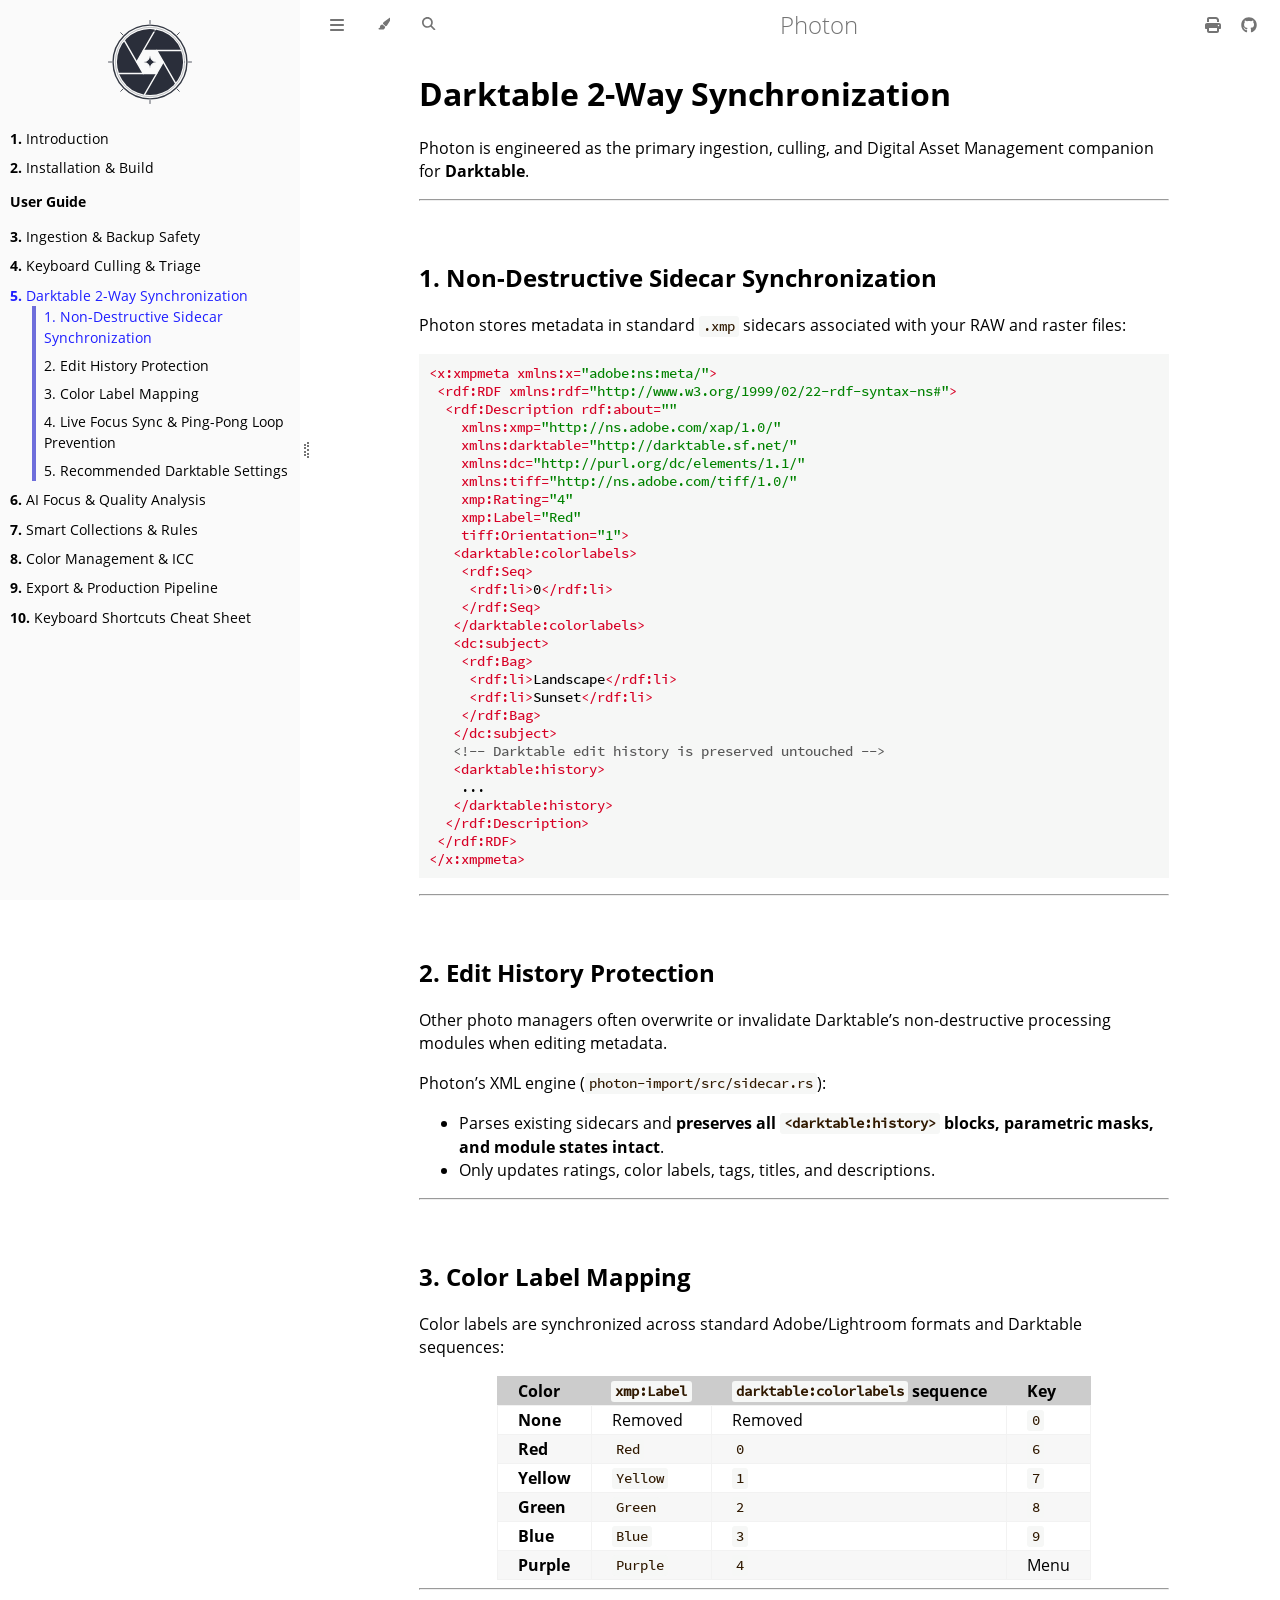
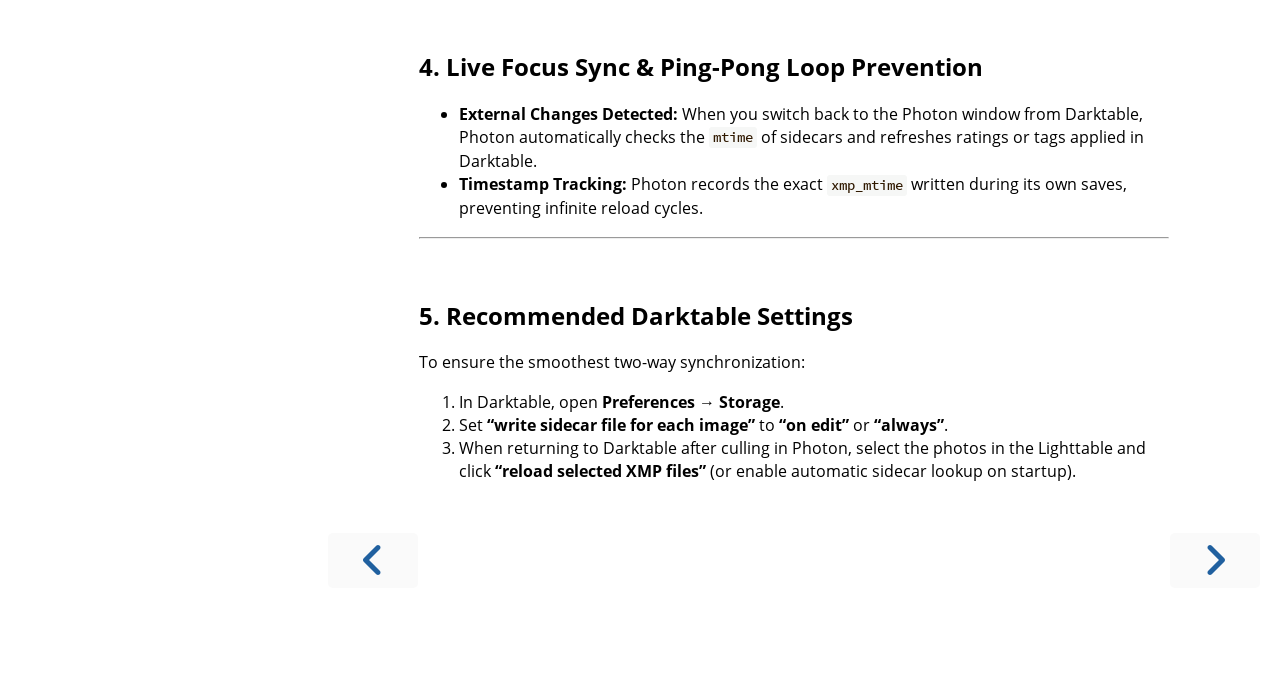
<file: guide/darktable_interop.html>
<!DOCTYPE HTML>
<html lang="en" class="light sidebar-visible" dir="ltr">
    <head>
        <!-- Book generated using mdBook -->
        <meta charset="UTF-8">
        <title>Darktable 2-Way Synchronization - Photon</title>


        <!-- Custom HTML head -->

        <meta name="description" content="">
        <meta name="viewport" content="width=device-width, initial-scale=1">
        <meta name="theme-color" content="#ffffff">

        <link rel="icon" href="../favicon-c20f9d9e.svg">
        <link rel="stylesheet" href="../css/variables-8adf115d.css">
        <link rel="stylesheet" href="../css/general-0392ca55.css">
        <link rel="stylesheet" href="../css/chrome-fc474251.css">
        <link rel="stylesheet" href="../css/print-9e4910d8.css" media="print">

        <!-- Fonts -->
        <link rel="stylesheet" href="../fonts/fonts-9644e21d.css">

        <!-- Highlight.js Stylesheets -->
        <link rel="stylesheet" id="mdbook-highlight-css" href="../highlight-493f70e1.css">
        <link rel="stylesheet" id="mdbook-tomorrow-night-css" href="../tomorrow-night-4c0ae647.css">
        <link rel="stylesheet" id="mdbook-ayu-highlight-css" href="../ayu-highlight-3fdfc3ac.css">

        <!-- Custom theme stylesheets -->
        <link rel="stylesheet" href="../src/custom-6ac2dfa5.css">


        <!-- Provide site root and default themes to javascript -->
        <script>
            const path_to_root = "../";
            const default_light_theme = "light";
            const default_dark_theme = "navy";
            window.path_to_searchindex_js = "../searchindex-54cfd295.js";
        </script>
        <!-- Start loading toc.js asap -->
        <script src="../toc-0c2e6eb5.js"></script>
    </head>
    <body>
    <div id="mdbook-help-container">
        <div id="mdbook-help-popup">
            <h2 class="mdbook-help-title">Keyboard shortcuts</h2>
            <div>
                <p>Press <kbd>←</kbd> or <kbd>→</kbd> to navigate between chapters</p>
                <p>Press <kbd>S</kbd> or <kbd>/</kbd> to search in the book</p>
                <p>Press <kbd>?</kbd> to show this help</p>
                <p>Press <kbd>Esc</kbd> to hide this help</p>
            </div>
        </div>
    </div>
    <div id="mdbook-body-container">
        <!-- Work around some values being stored in localStorage wrapped in quotes -->
        <script>
            try {
                let theme = localStorage.getItem('mdbook-theme');
                let sidebar = localStorage.getItem('mdbook-sidebar');

                if (theme.startsWith('"') && theme.endsWith('"')) {
                    localStorage.setItem('mdbook-theme', theme.slice(1, theme.length - 1));
                }

                if (sidebar.startsWith('"') && sidebar.endsWith('"')) {
                    localStorage.setItem('mdbook-sidebar', sidebar.slice(1, sidebar.length - 1));
                }
            } catch (e) { }
        </script>

        <!-- Set the theme before any content is loaded, prevents flash -->
        <script>
            const default_theme = window.matchMedia("(prefers-color-scheme: dark)").matches ? default_dark_theme : default_light_theme;
            let theme;
            try { theme = localStorage.getItem('mdbook-theme'); } catch(e) { }
            if (theme === null || theme === undefined) { theme = default_theme; }
            const html = document.documentElement;
            html.classList.remove('light')
            html.classList.add(theme);
            html.classList.add("js");
        </script>

        <input type="checkbox" id="mdbook-sidebar-toggle-anchor" class="hidden">

        <!-- Hide / unhide sidebar before it is displayed -->
        <script>
            let sidebar = null;
            const sidebar_toggle = document.getElementById("mdbook-sidebar-toggle-anchor");
            if (document.body.clientWidth >= 1080) {
                try { sidebar = localStorage.getItem('mdbook-sidebar'); } catch(e) { }
                sidebar = sidebar || 'visible';
            } else {
                sidebar = 'hidden';
                sidebar_toggle.checked = false;
            }
            if (sidebar === 'visible') {
                sidebar_toggle.checked = true;
            } else {
                html.classList.remove('sidebar-visible');
            }
        </script>

        <nav id="mdbook-sidebar" class="sidebar" aria-label="Table of contents">
            <!-- populated by js -->
            <mdbook-sidebar-scrollbox class="sidebar-scrollbox"></mdbook-sidebar-scrollbox>
            <noscript>
                <iframe class="sidebar-iframe-outer" src="../toc.html"></iframe>
            </noscript>
            <div id="mdbook-sidebar-resize-handle" class="sidebar-resize-handle">
                <div class="sidebar-resize-indicator"></div>
            </div>
        </nav>

        <div id="mdbook-page-wrapper" class="page-wrapper">

            <div class="page">
                <div id="mdbook-menu-bar-hover-placeholder"></div>
                <div id="mdbook-menu-bar" class="menu-bar sticky">
                    <div class="left-buttons">
                        <label id="mdbook-sidebar-toggle" class="icon-button" for="mdbook-sidebar-toggle-anchor" title="Toggle Table of Contents" aria-label="Toggle Table of Contents" aria-controls="mdbook-sidebar">
                            <span class=fa-svg><svg xmlns="http://www.w3.org/2000/svg" viewBox="0 0 448 512"><!--! Font Awesome Free 6.2.0 by @fontawesome - https://fontawesome.com License - https://fontawesome.com/license/free (Icons: CC BY 4.0, Fonts: SIL OFL 1.1, Code: MIT License) Copyright 2022 Fonticons, Inc. --><path d="M0 96C0 78.3 14.3 64 32 64H416c17.7 0 32 14.3 32 32s-14.3 32-32 32H32C14.3 128 0 113.7 0 96zM0 256c0-17.7 14.3-32 32-32H416c17.7 0 32 14.3 32 32s-14.3 32-32 32H32c-17.7 0-32-14.3-32-32zM448 416c0 17.7-14.3 32-32 32H32c-17.7 0-32-14.3-32-32s14.3-32 32-32H416c17.7 0 32 14.3 32 32z"/></svg></span>
                        </label>
                        <button id="mdbook-theme-toggle" class="icon-button" type="button" title="Change theme" aria-label="Change theme" aria-haspopup="true" aria-expanded="false" aria-controls="mdbook-theme-list">
                            <span class=fa-svg><svg xmlns="http://www.w3.org/2000/svg" viewBox="0 0 576 512"><!--! Font Awesome Free 6.2.0 by @fontawesome - https://fontawesome.com License - https://fontawesome.com/license/free (Icons: CC BY 4.0, Fonts: SIL OFL 1.1, Code: MIT License) Copyright 2022 Fonticons, Inc. --><path d="M371.3 367.1c27.3-3.9 51.9-19.4 67.2-42.9L600.2 74.1c12.6-19.5 9.4-45.3-7.6-61.2S549.7-4.4 531.1 9.6L294.4 187.2c-24 18-38.2 46.1-38.4 76.1L371.3 367.1zm-19.6 25.4l-116-104.4C175.9 290.3 128 339.6 128 400c0 3.9 .2 7.8 .6 11.6c1.8 17.5-10.2 36.4-27.8 36.4H96c-17.7 0-32 14.3-32 32s14.3 32 32 32H240c61.9 0 112-50.1 112-112c0-2.5-.1-5-.2-7.5z"/></svg></span>
                        </button>
                        <ul id="mdbook-theme-list" class="theme-popup" aria-label="Themes" role="menu">
                            <li role="none"><button role="menuitem" class="theme" id="mdbook-theme-default_theme">Auto</button></li>
                            <li role="none"><button role="menuitem" class="theme" id="mdbook-theme-light">Light</button></li>
                            <li role="none"><button role="menuitem" class="theme" id="mdbook-theme-rust">Rust</button></li>
                            <li role="none"><button role="menuitem" class="theme" id="mdbook-theme-coal">Coal</button></li>
                            <li role="none"><button role="menuitem" class="theme" id="mdbook-theme-navy">Navy</button></li>
                            <li role="none"><button role="menuitem" class="theme" id="mdbook-theme-ayu">Ayu</button></li>
                        </ul>
                        <button id="mdbook-search-toggle" class="icon-button" type="button" title="Search (`/`)" aria-label="Toggle Searchbar" aria-expanded="false" aria-keyshortcuts="/ s" aria-controls="mdbook-searchbar">
                            <span class=fa-svg><svg xmlns="http://www.w3.org/2000/svg" viewBox="0 0 512 512"><!--! Font Awesome Free 6.2.0 by @fontawesome - https://fontawesome.com License - https://fontawesome.com/license/free (Icons: CC BY 4.0, Fonts: SIL OFL 1.1, Code: MIT License) Copyright 2022 Fonticons, Inc. --><path d="M416 208c0 45.9-14.9 88.3-40 122.7L502.6 457.4c12.5 12.5 12.5 32.8 0 45.3s-32.8 12.5-45.3 0L330.7 376c-34.4 25.2-76.8 40-122.7 40C93.1 416 0 322.9 0 208S93.1 0 208 0S416 93.1 416 208zM208 352c79.5 0 144-64.5 144-144s-64.5-144-144-144S64 128.5 64 208s64.5 144 144 144z"/></svg></span>
                        </button>
                    </div>

                    <h1 class="menu-title">Photon</h1>

                    <div class="right-buttons">
                        <a href="../print.html" title="Print this book" aria-label="Print this book">
                            <span class=fa-svg id="print-button"><svg xmlns="http://www.w3.org/2000/svg" viewBox="0 0 512 512"><!--! Font Awesome Free 6.2.0 by @fontawesome - https://fontawesome.com License - https://fontawesome.com/license/free (Icons: CC BY 4.0, Fonts: SIL OFL 1.1, Code: MIT License) Copyright 2022 Fonticons, Inc. --><path d="M128 0C92.7 0 64 28.7 64 64v96h64V64H354.7L384 93.3V160h64V93.3c0-17-6.7-33.3-18.7-45.3L400 18.7C388 6.7 371.7 0 354.7 0H128zM384 352v32 64H128V384 368 352H384zm64 32h32c17.7 0 32-14.3 32-32V256c0-35.3-28.7-64-64-64H64c-35.3 0-64 28.7-64 64v96c0 17.7 14.3 32 32 32H64v64c0 35.3 28.7 64 64 64H384c35.3 0 64-28.7 64-64V384zm-16-88c-13.3 0-24-10.7-24-24s10.7-24 24-24s24 10.7 24 24s-10.7 24-24 24z"/></svg></span>
                        </a>
                        <a href="https://github.com/rudrab/Photon" title="Git repository" aria-label="Git repository">
                            <span class=fa-svg><svg xmlns="http://www.w3.org/2000/svg" viewBox="0 0 496 512"><!--! Font Awesome Free 6.2.0 by @fontawesome - https://fontawesome.com License - https://fontawesome.com/license/free (Icons: CC BY 4.0, Fonts: SIL OFL 1.1, Code: MIT License) Copyright 2022 Fonticons, Inc. --><path d="M165.9 397.4c0 2-2.3 3.6-5.2 3.6-3.3.3-5.6-1.3-5.6-3.6 0-2 2.3-3.6 5.2-3.6 3-.3 5.6 1.3 5.6 3.6zm-31.1-4.5c-.7 2 1.3 4.3 4.3 4.9 2.6 1 5.6 0 6.2-2s-1.3-4.3-4.3-5.2c-2.6-.7-5.5.3-6.2 2.3zm44.2-1.7c-2.9.7-4.9 2.6-4.6 4.9.3 2 2.9 3.3 5.9 2.6 2.9-.7 4.9-2.6 4.6-4.6-.3-1.9-3-3.2-5.9-2.9zM244.8 8C106.1 8 0 113.3 0 252c0 110.9 69.8 205.8 169.5 239.2 12.8 2.3 17.3-5.6 17.3-12.1 0-6.2-.3-40.4-.3-61.4 0 0-70 15-84.7-29.8 0 0-11.4-29.1-27.8-36.6 0 0-22.9-15.7 1.6-15.4 0 0 24.9 2 38.6 25.8 21.9 38.6 58.6 27.5 72.9 20.9 2.3-16 8.8-27.1 16-33.7-55.9-6.2-112.3-14.3-112.3-110.5 0-27.5 7.6-41.3 23.6-58.9-2.6-6.5-11.1-33.3 2.6-67.9 20.9-6.5 69 27 69 27 20-5.6 41.5-8.5 62.8-8.5s42.8 2.9 62.8 8.5c0 0 48.1-33.6 69-27 13.7 34.7 5.2 61.4 2.6 67.9 16 17.7 25.8 31.5 25.8 58.9 0 96.5-58.9 104.2-114.8 110.5 9.2 7.9 17 22.9 17 46.4 0 33.7-.3 75.4-.3 83.6 0 6.5 4.6 14.4 17.3 12.1C428.2 457.8 496 362.9 496 252 496 113.3 383.5 8 244.8 8zM97.2 352.9c-1.3 1-1 3.3.7 5.2 1.6 1.6 3.9 2.3 5.2 1 1.3-1 1-3.3-.7-5.2-1.6-1.6-3.9-2.3-5.2-1zm-10.8-8.1c-.7 1.3.3 2.9 2.3 3.9 1.6 1 3.6.7 4.3-.7.7-1.3-.3-2.9-2.3-3.9-2-.6-3.6-.3-4.3.7zm32.4 35.6c-1.6 1.3-1 4.3 1.3 6.2 2.3 2.3 5.2 2.6 6.5 1 1.3-1.3.7-4.3-1.3-6.2-2.2-2.3-5.2-2.6-6.5-1zm-11.4-14.7c-1.6 1-1.6 3.6 0 5.9 1.6 2.3 4.3 3.3 5.6 2.3 1.6-1.3 1.6-3.9 0-6.2-1.4-2.3-4-3.3-5.6-2z"/></svg></span>
                        </a>

                    </div>
                </div>

                <div id="mdbook-search-wrapper" class="hidden">
                    <form id="mdbook-searchbar-outer" class="searchbar-outer">
                        <div class="search-wrapper">
                            <input type="search" id="mdbook-searchbar" name="searchbar" placeholder="Search this book ..." aria-controls="mdbook-searchresults-outer" aria-describedby="searchresults-header">
                            <div class="spinner-wrapper">
                                <span class=fa-svg id="fa-spin"><svg xmlns="http://www.w3.org/2000/svg" viewBox="0 0 512 512"><!--! Font Awesome Free 6.2.0 by @fontawesome - https://fontawesome.com License - https://fontawesome.com/license/free (Icons: CC BY 4.0, Fonts: SIL OFL 1.1, Code: MIT License) Copyright 2022 Fonticons, Inc. --><path d="M304 48c0-26.5-21.5-48-48-48s-48 21.5-48 48s21.5 48 48 48s48-21.5 48-48zm0 416c0-26.5-21.5-48-48-48s-48 21.5-48 48s21.5 48 48 48s48-21.5 48-48zM48 304c26.5 0 48-21.5 48-48s-21.5-48-48-48s-48 21.5-48 48s21.5 48 48 48zm464-48c0-26.5-21.5-48-48-48s-48 21.5-48 48s21.5 48 48 48s48-21.5 48-48zM142.9 437c18.7-18.7 18.7-49.1 0-67.9s-49.1-18.7-67.9 0s-18.7 49.1 0 67.9s49.1 18.7 67.9 0zm0-294.2c18.7-18.7 18.7-49.1 0-67.9S93.7 56.2 75 75s-18.7 49.1 0 67.9s49.1 18.7 67.9 0zM369.1 437c18.7 18.7 49.1 18.7 67.9 0s18.7-49.1 0-67.9s-49.1-18.7-67.9 0s-18.7 49.1 0 67.9z"/></svg></span>
                            </div>
                        </div>
                    </form>
                    <div id="mdbook-searchresults-outer" class="searchresults-outer hidden">
                        <div id="mdbook-searchresults-header" class="searchresults-header"></div>
                        <ul id="mdbook-searchresults">
                        </ul>
                    </div>
                </div>

                <!-- Apply ARIA attributes after the sidebar and the sidebar toggle button are added to the DOM -->
                <script>
                    document.getElementById('mdbook-sidebar-toggle').setAttribute('aria-expanded', sidebar === 'visible');
                    document.getElementById('mdbook-sidebar').setAttribute('aria-hidden', sidebar !== 'visible');
                    Array.from(document.querySelectorAll('#mdbook-sidebar a')).forEach(function(link) {
                        link.setAttribute('tabIndex', sidebar === 'visible' ? 0 : -1);
                    });
                </script>

                <div id="mdbook-content" class="content">
                    <main>
                        <h1 id="darktable-2-way-synchronization"><a class="header" href="#darktable-2-way-synchronization">Darktable 2-Way Synchronization</a></h1>
<p>Photon is engineered as the primary ingestion, culling, and Digital Asset Management companion for <strong>Darktable</strong>.</p>
<hr>
<h2 id="1-non-destructive-sidecar-synchronization"><a class="header" href="#1-non-destructive-sidecar-synchronization">1. Non-Destructive Sidecar Synchronization</a></h2>
<p>Photon stores metadata in standard <code>.xmp</code> sidecars associated with your RAW and raster files:</p>
<pre><code class="language-xml">&lt;x:xmpmeta xmlns:x="adobe:ns:meta/"&gt;
 &lt;rdf:RDF xmlns:rdf="http://www.w3.org/1999/02/22-rdf-syntax-ns#"&gt;
  &lt;rdf:Description rdf:about=""
    xmlns:xmp="http://ns.adobe.com/xap/1.0/"
    xmlns:darktable="http://darktable.sf.net/"
    xmlns:dc="http://purl.org/dc/elements/1.1/"
    xmlns:tiff="http://ns.adobe.com/tiff/1.0/"
    xmp:Rating="4"
    xmp:Label="Red"
    tiff:Orientation="1"&gt;
   &lt;darktable:colorlabels&gt;
    &lt;rdf:Seq&gt;
     &lt;rdf:li&gt;0&lt;/rdf:li&gt;
    &lt;/rdf:Seq&gt;
   &lt;/darktable:colorlabels&gt;
   &lt;dc:subject&gt;
    &lt;rdf:Bag&gt;
     &lt;rdf:li&gt;Landscape&lt;/rdf:li&gt;
     &lt;rdf:li&gt;Sunset&lt;/rdf:li&gt;
    &lt;/rdf:Bag&gt;
   &lt;/dc:subject&gt;
   &lt;!-- Darktable edit history is preserved untouched --&gt;
   &lt;darktable:history&gt;
    ...
   &lt;/darktable:history&gt;
  &lt;/rdf:Description&gt;
 &lt;/rdf:RDF&gt;
&lt;/x:xmpmeta&gt;
</code></pre>
<hr>
<h2 id="2-edit-history-protection"><a class="header" href="#2-edit-history-protection">2. Edit History Protection</a></h2>
<p>Other photo managers often overwrite or invalidate Darktable’s non-destructive processing modules when editing metadata.</p>
<p>Photon’s XML engine (<code>photon-import/src/sidecar.rs</code>):</p>
<ul>
<li>Parses existing sidecars and <strong>preserves all <code>&lt;darktable:history&gt;</code> blocks, parametric masks, and module states intact</strong>.</li>
<li>Only updates ratings, color labels, tags, titles, and descriptions.</li>
</ul>
<hr>
<h2 id="3-color-label-mapping"><a class="header" href="#3-color-label-mapping">3. Color Label Mapping</a></h2>
<p>Color labels are synchronized across standard Adobe/Lightroom formats and Darktable sequences:</p>
<div class="table-wrapper">
<table>
<thead>
<tr><th style="text-align: left">Color</th><th style="text-align: left"><code>xmp:Label</code></th><th style="text-align: left"><code>darktable:colorlabels</code> sequence</th><th style="text-align: left">Key</th></tr>
</thead>
<tbody>
<tr><td style="text-align: left"><strong>None</strong></td><td style="text-align: left">Removed</td><td style="text-align: left">Removed</td><td style="text-align: left"><code>0</code></td></tr>
<tr><td style="text-align: left"><strong>Red</strong></td><td style="text-align: left"><code>Red</code></td><td style="text-align: left"><code>0</code></td><td style="text-align: left"><code>6</code></td></tr>
<tr><td style="text-align: left"><strong>Yellow</strong></td><td style="text-align: left"><code>Yellow</code></td><td style="text-align: left"><code>1</code></td><td style="text-align: left"><code>7</code></td></tr>
<tr><td style="text-align: left"><strong>Green</strong></td><td style="text-align: left"><code>Green</code></td><td style="text-align: left"><code>2</code></td><td style="text-align: left"><code>8</code></td></tr>
<tr><td style="text-align: left"><strong>Blue</strong></td><td style="text-align: left"><code>Blue</code></td><td style="text-align: left"><code>3</code></td><td style="text-align: left"><code>9</code></td></tr>
<tr><td style="text-align: left"><strong>Purple</strong></td><td style="text-align: left"><code>Purple</code></td><td style="text-align: left"><code>4</code></td><td style="text-align: left">Menu</td></tr>
</tbody>
</table>
</div>
<hr>
<h2 id="4-live-focus-sync--ping-pong-loop-prevention"><a class="header" href="#4-live-focus-sync--ping-pong-loop-prevention">4. Live Focus Sync &amp; Ping-Pong Loop Prevention</a></h2>
<ul>
<li><strong>External Changes Detected:</strong> When you switch back to the Photon window from Darktable, Photon automatically checks the <code>mtime</code> of sidecars and refreshes ratings or tags applied in Darktable.</li>
<li><strong>Timestamp Tracking:</strong> Photon records the exact <code>xmp_mtime</code> written during its own saves, preventing infinite reload cycles.</li>
</ul>
<hr>
<h2 id="5-recommended-darktable-settings"><a class="header" href="#5-recommended-darktable-settings">5. Recommended Darktable Settings</a></h2>
<p>To ensure the smoothest two-way synchronization:</p>
<ol>
<li>In Darktable, open <strong>Preferences → Storage</strong>.</li>
<li>Set <strong>“write sidecar file for each image”</strong> to <strong>“on edit”</strong> or <strong>“always”</strong>.</li>
<li>When returning to Darktable after culling in Photon, select the photos in the Lighttable and click <strong>“reload selected XMP files”</strong> (or enable automatic sidecar lookup on startup).</li>
</ol>

                    </main>

                    <nav class="nav-wrapper" aria-label="Page navigation">
                        <!-- Mobile navigation buttons -->
                            <a rel="prev" href="../guide/culling_triage.html" class="mobile-nav-chapters previous" title="Previous chapter" aria-label="Previous chapter" aria-keyshortcuts="Left">
                                <span class=fa-svg><svg xmlns="http://www.w3.org/2000/svg" viewBox="0 0 320 512"><!--! Font Awesome Free 6.2.0 by @fontawesome - https://fontawesome.com License - https://fontawesome.com/license/free (Icons: CC BY 4.0, Fonts: SIL OFL 1.1, Code: MIT License) Copyright 2022 Fonticons, Inc. --><path d="M41.4 233.4c-12.5 12.5-12.5 32.8 0 45.3l160 160c12.5 12.5 32.8 12.5 45.3 0s12.5-32.8 0-45.3L109.3 256 246.6 118.6c12.5-12.5 12.5-32.8 0-45.3s-32.8-12.5-45.3 0l-160 160z"/></svg></span>
                            </a>

                            <a rel="next prefetch" href="../guide/ai_quality.html" class="mobile-nav-chapters next" title="Next chapter" aria-label="Next chapter" aria-keyshortcuts="Right">
                                <span class=fa-svg><svg xmlns="http://www.w3.org/2000/svg" viewBox="0 0 320 512"><!--! Font Awesome Free 6.2.0 by @fontawesome - https://fontawesome.com License - https://fontawesome.com/license/free (Icons: CC BY 4.0, Fonts: SIL OFL 1.1, Code: MIT License) Copyright 2022 Fonticons, Inc. --><path d="M278.6 233.4c12.5 12.5 12.5 32.8 0 45.3l-160 160c-12.5 12.5-32.8 12.5-45.3 0s-12.5-32.8 0-45.3L210.7 256 73.4 118.6c-12.5-12.5-12.5-32.8 0-45.3s32.8-12.5 45.3 0l160 160z"/></svg></span>
                            </a>

                        <div style="clear: both"></div>
                    </nav>
                </div>
            </div>

            <nav class="nav-wide-wrapper" aria-label="Page navigation">
                    <a rel="prev" href="../guide/culling_triage.html" class="nav-chapters previous" title="Previous chapter" aria-label="Previous chapter" aria-keyshortcuts="Left">
                        <span class=fa-svg><svg xmlns="http://www.w3.org/2000/svg" viewBox="0 0 320 512"><!--! Font Awesome Free 6.2.0 by @fontawesome - https://fontawesome.com License - https://fontawesome.com/license/free (Icons: CC BY 4.0, Fonts: SIL OFL 1.1, Code: MIT License) Copyright 2022 Fonticons, Inc. --><path d="M41.4 233.4c-12.5 12.5-12.5 32.8 0 45.3l160 160c12.5 12.5 32.8 12.5 45.3 0s12.5-32.8 0-45.3L109.3 256 246.6 118.6c12.5-12.5 12.5-32.8 0-45.3s-32.8-12.5-45.3 0l-160 160z"/></svg></span>
                    </a>

                    <a rel="next prefetch" href="../guide/ai_quality.html" class="nav-chapters next" title="Next chapter" aria-label="Next chapter" aria-keyshortcuts="Right">
                        <span class=fa-svg><svg xmlns="http://www.w3.org/2000/svg" viewBox="0 0 320 512"><!--! Font Awesome Free 6.2.0 by @fontawesome - https://fontawesome.com License - https://fontawesome.com/license/free (Icons: CC BY 4.0, Fonts: SIL OFL 1.1, Code: MIT License) Copyright 2022 Fonticons, Inc. --><path d="M278.6 233.4c12.5 12.5 12.5 32.8 0 45.3l-160 160c-12.5 12.5-32.8 12.5-45.3 0s-12.5-32.8 0-45.3L210.7 256 73.4 118.6c-12.5-12.5-12.5-32.8 0-45.3s32.8-12.5 45.3 0l160 160z"/></svg></span>
                    </a>
            </nav>

        </div>

        <template id=fa-eye><span class=fa-svg><svg xmlns="http://www.w3.org/2000/svg" viewBox="0 0 576 512"><!--! Font Awesome Free 6.2.0 by @fontawesome - https://fontawesome.com License - https://fontawesome.com/license/free (Icons: CC BY 4.0, Fonts: SIL OFL 1.1, Code: MIT License) Copyright 2022 Fonticons, Inc. --><path d="M288 32c-80.8 0-145.5 36.8-192.6 80.6C48.6 156 17.3 208 2.5 243.7c-3.3 7.9-3.3 16.7 0 24.6C17.3 304 48.6 356 95.4 399.4C142.5 443.2 207.2 480 288 480s145.5-36.8 192.6-80.6c46.8-43.5 78.1-95.4 93-131.1c3.3-7.9 3.3-16.7 0-24.6c-14.9-35.7-46.2-87.7-93-131.1C433.5 68.8 368.8 32 288 32zM432 256c0 79.5-64.5 144-144 144s-144-64.5-144-144s64.5-144 144-144s144 64.5 144 144zM288 192c0 35.3-28.7 64-64 64c-11.5 0-22.3-3-31.6-8.4c-.2 2.8-.4 5.5-.4 8.4c0 53 43 96 96 96s96-43 96-96s-43-96-96-96c-2.8 0-5.6 .1-8.4 .4c5.3 9.3 8.4 20.1 8.4 31.6z"/></svg></span></template>
        <template id=fa-eye-slash><span class=fa-svg><svg xmlns="http://www.w3.org/2000/svg" viewBox="0 0 640 512"><!--! Font Awesome Free 6.2.0 by @fontawesome - https://fontawesome.com License - https://fontawesome.com/license/free (Icons: CC BY 4.0, Fonts: SIL OFL 1.1, Code: MIT License) Copyright 2022 Fonticons, Inc. --><path d="M38.8 5.1C28.4-3.1 13.3-1.2 5.1 9.2S-1.2 34.7 9.2 42.9l592 464c10.4 8.2 25.5 6.3 33.7-4.1s6.3-25.5-4.1-33.7L525.6 386.7c39.6-40.6 66.4-86.1 79.9-118.4c3.3-7.9 3.3-16.7 0-24.6c-14.9-35.7-46.2-87.7-93-131.1C465.5 68.8 400.8 32 320 32c-68.2 0-125 26.3-169.3 60.8L38.8 5.1zM223.1 149.5C248.6 126.2 282.7 112 320 112c79.5 0 144 64.5 144 144c0 24.9-6.3 48.3-17.4 68.7L408 294.5c5.2-11.8 8-24.8 8-38.5c0-53-43-96-96-96c-2.8 0-5.6 .1-8.4 .4c5.3 9.3 8.4 20.1 8.4 31.6c0 10.2-2.4 19.8-6.6 28.3l-90.3-70.8zm223.1 298L373 389.9c-16.4 6.5-34.3 10.1-53 10.1c-79.5 0-144-64.5-144-144c0-6.9 .5-13.6 1.4-20.2L83.1 161.5C60.3 191.2 44 220.8 34.5 243.7c-3.3 7.9-3.3 16.7 0 24.6c14.9 35.7 46.2 87.7 93 131.1C174.5 443.2 239.2 480 320 480c47.8 0 89.9-12.9 126.2-32.5z"/></svg></span></template>
        <template id=fa-copy><span class=fa-svg><svg xmlns="http://www.w3.org/2000/svg" viewBox="0 0 512 512"><!--! Font Awesome Free 6.2.0 by @fontawesome - https://fontawesome.com License - https://fontawesome.com/license/free (Icons: CC BY 4.0, Fonts: SIL OFL 1.1, Code: MIT License) Copyright 2022 Fonticons, Inc. --><path d="M502.6 70.63l-61.25-61.25C435.4 3.371 427.2 0 418.7 0H255.1c-35.35 0-64 28.66-64 64l.0195 256C192 355.4 220.7 384 256 384h192c35.2 0 64-28.8 64-64V93.25C512 84.77 508.6 76.63 502.6 70.63zM464 320c0 8.836-7.164 16-16 16H255.1c-8.838 0-16-7.164-16-16L239.1 64.13c0-8.836 7.164-16 16-16h128L384 96c0 17.67 14.33 32 32 32h47.1V320zM272 448c0 8.836-7.164 16-16 16H63.1c-8.838 0-16-7.164-16-16L47.98 192.1c0-8.836 7.164-16 16-16H160V128H63.99c-35.35 0-64 28.65-64 64l.0098 256C.002 483.3 28.66 512 64 512h192c35.2 0 64-28.8 64-64v-32h-47.1L272 448z"/></svg></span></template>
        <template id=fa-play><span class=fa-svg><svg xmlns="http://www.w3.org/2000/svg" viewBox="0 0 384 512"><!--! Font Awesome Free 6.2.0 by @fontawesome - https://fontawesome.com License - https://fontawesome.com/license/free (Icons: CC BY 4.0, Fonts: SIL OFL 1.1, Code: MIT License) Copyright 2022 Fonticons, Inc. --><path d="M73 39c-14.8-9.1-33.4-9.4-48.5-.9S0 62.6 0 80V432c0 17.4 9.4 33.4 24.5 41.9s33.7 8.1 48.5-.9L361 297c14.3-8.7 23-24.2 23-41s-8.7-32.2-23-41L73 39z"/></svg></span></template>
        <template id=fa-clock-rotate-left><span class=fa-svg><svg xmlns="http://www.w3.org/2000/svg" viewBox="0 0 512 512"><!--! Font Awesome Free 6.2.0 by @fontawesome - https://fontawesome.com License - https://fontawesome.com/license/free (Icons: CC BY 4.0, Fonts: SIL OFL 1.1, Code: MIT License) Copyright 2022 Fonticons, Inc. --><path d="M75 75L41 41C25.9 25.9 0 36.6 0 57.9V168c0 13.3 10.7 24 24 24H134.1c21.4 0 32.1-25.9 17-41l-30.8-30.8C155 85.5 203 64 256 64c106 0 192 86 192 192s-86 192-192 192c-40.8 0-78.6-12.7-109.7-34.4c-14.5-10.1-34.4-6.6-44.6 7.9s-6.6 34.4 7.9 44.6C151.2 495 201.7 512 256 512c141.4 0 256-114.6 256-256S397.4 0 256 0C185.3 0 121.3 28.7 75 75zm181 53c-13.3 0-24 10.7-24 24V256c0 6.4 2.5 12.5 7 17l72 72c9.4 9.4 24.6 9.4 33.9 0s9.4-24.6 0-33.9l-65-65V152c0-13.3-10.7-24-24-24z"/></svg></span></template>



        <script>
            window.playground_copyable = true;
        </script>


        <script src="../elasticlunr-ef4e11c1.min.js"></script>
        <script src="../mark-09e88c2c.min.js"></script>
        <script src="../searcher-09f2665d.js"></script>

        <script src="../clipboard-1626706a.min.js"></script>
        <script src="../highlight-abc7f01d.js"></script>
        <script src="../book-c22b7243.js"></script>

        <!-- Custom JS scripts -->
        <script src="../src/custom-5e78988c.js"></script>



    </div>
    </body>
</html>
</file>
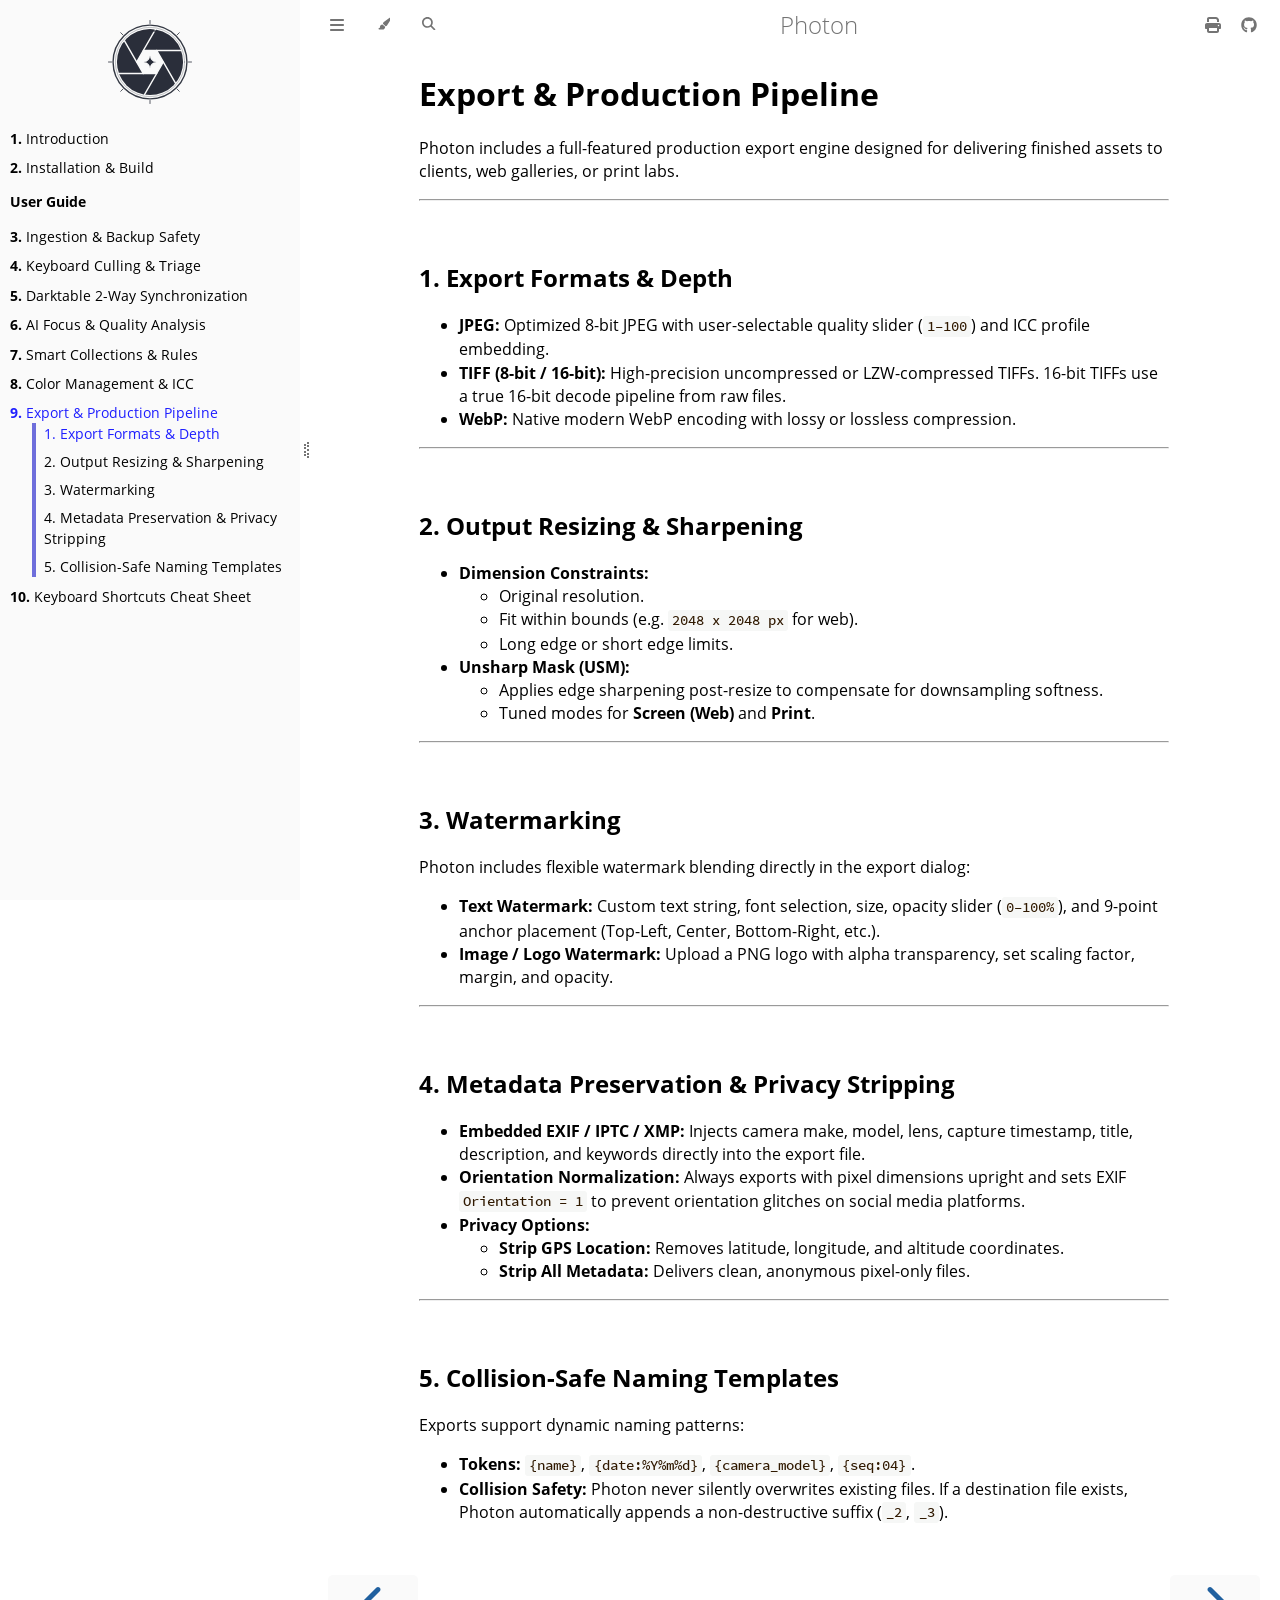
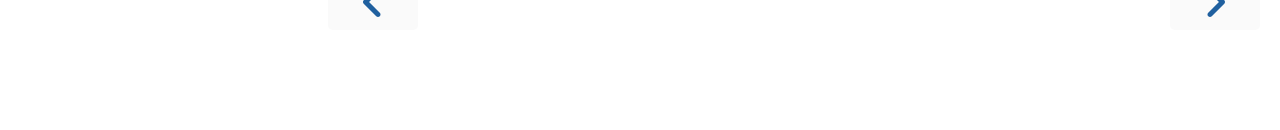
<file: guide/export_pipeline.html>
<!DOCTYPE HTML>
<html lang="en" class="light sidebar-visible" dir="ltr">
    <head>
        <!-- Book generated using mdBook -->
        <meta charset="UTF-8">
        <title>Export &amp; Production Pipeline - Photon</title>


        <!-- Custom HTML head -->

        <meta name="description" content="">
        <meta name="viewport" content="width=device-width, initial-scale=1">
        <meta name="theme-color" content="#ffffff">

        <link rel="icon" href="../favicon-c20f9d9e.svg">
        <link rel="stylesheet" href="../css/variables-8adf115d.css">
        <link rel="stylesheet" href="../css/general-0392ca55.css">
        <link rel="stylesheet" href="../css/chrome-fc474251.css">
        <link rel="stylesheet" href="../css/print-9e4910d8.css" media="print">

        <!-- Fonts -->
        <link rel="stylesheet" href="../fonts/fonts-9644e21d.css">

        <!-- Highlight.js Stylesheets -->
        <link rel="stylesheet" id="mdbook-highlight-css" href="../highlight-493f70e1.css">
        <link rel="stylesheet" id="mdbook-tomorrow-night-css" href="../tomorrow-night-4c0ae647.css">
        <link rel="stylesheet" id="mdbook-ayu-highlight-css" href="../ayu-highlight-3fdfc3ac.css">

        <!-- Custom theme stylesheets -->
        <link rel="stylesheet" href="../src/custom-6ac2dfa5.css">


        <!-- Provide site root and default themes to javascript -->
        <script>
            const path_to_root = "../";
            const default_light_theme = "light";
            const default_dark_theme = "navy";
            window.path_to_searchindex_js = "../searchindex-54cfd295.js";
        </script>
        <!-- Start loading toc.js asap -->
        <script src="../toc-0c2e6eb5.js"></script>
    </head>
    <body>
    <div id="mdbook-help-container">
        <div id="mdbook-help-popup">
            <h2 class="mdbook-help-title">Keyboard shortcuts</h2>
            <div>
                <p>Press <kbd>←</kbd> or <kbd>→</kbd> to navigate between chapters</p>
                <p>Press <kbd>S</kbd> or <kbd>/</kbd> to search in the book</p>
                <p>Press <kbd>?</kbd> to show this help</p>
                <p>Press <kbd>Esc</kbd> to hide this help</p>
            </div>
        </div>
    </div>
    <div id="mdbook-body-container">
        <!-- Work around some values being stored in localStorage wrapped in quotes -->
        <script>
            try {
                let theme = localStorage.getItem('mdbook-theme');
                let sidebar = localStorage.getItem('mdbook-sidebar');

                if (theme.startsWith('"') && theme.endsWith('"')) {
                    localStorage.setItem('mdbook-theme', theme.slice(1, theme.length - 1));
                }

                if (sidebar.startsWith('"') && sidebar.endsWith('"')) {
                    localStorage.setItem('mdbook-sidebar', sidebar.slice(1, sidebar.length - 1));
                }
            } catch (e) { }
        </script>

        <!-- Set the theme before any content is loaded, prevents flash -->
        <script>
            const default_theme = window.matchMedia("(prefers-color-scheme: dark)").matches ? default_dark_theme : default_light_theme;
            let theme;
            try { theme = localStorage.getItem('mdbook-theme'); } catch(e) { }
            if (theme === null || theme === undefined) { theme = default_theme; }
            const html = document.documentElement;
            html.classList.remove('light')
            html.classList.add(theme);
            html.classList.add("js");
        </script>

        <input type="checkbox" id="mdbook-sidebar-toggle-anchor" class="hidden">

        <!-- Hide / unhide sidebar before it is displayed -->
        <script>
            let sidebar = null;
            const sidebar_toggle = document.getElementById("mdbook-sidebar-toggle-anchor");
            if (document.body.clientWidth >= 1080) {
                try { sidebar = localStorage.getItem('mdbook-sidebar'); } catch(e) { }
                sidebar = sidebar || 'visible';
            } else {
                sidebar = 'hidden';
                sidebar_toggle.checked = false;
            }
            if (sidebar === 'visible') {
                sidebar_toggle.checked = true;
            } else {
                html.classList.remove('sidebar-visible');
            }
        </script>

        <nav id="mdbook-sidebar" class="sidebar" aria-label="Table of contents">
            <!-- populated by js -->
            <mdbook-sidebar-scrollbox class="sidebar-scrollbox"></mdbook-sidebar-scrollbox>
            <noscript>
                <iframe class="sidebar-iframe-outer" src="../toc.html"></iframe>
            </noscript>
            <div id="mdbook-sidebar-resize-handle" class="sidebar-resize-handle">
                <div class="sidebar-resize-indicator"></div>
            </div>
        </nav>

        <div id="mdbook-page-wrapper" class="page-wrapper">

            <div class="page">
                <div id="mdbook-menu-bar-hover-placeholder"></div>
                <div id="mdbook-menu-bar" class="menu-bar sticky">
                    <div class="left-buttons">
                        <label id="mdbook-sidebar-toggle" class="icon-button" for="mdbook-sidebar-toggle-anchor" title="Toggle Table of Contents" aria-label="Toggle Table of Contents" aria-controls="mdbook-sidebar">
                            <span class=fa-svg><svg xmlns="http://www.w3.org/2000/svg" viewBox="0 0 448 512"><!--! Font Awesome Free 6.2.0 by @fontawesome - https://fontawesome.com License - https://fontawesome.com/license/free (Icons: CC BY 4.0, Fonts: SIL OFL 1.1, Code: MIT License) Copyright 2022 Fonticons, Inc. --><path d="M0 96C0 78.3 14.3 64 32 64H416c17.7 0 32 14.3 32 32s-14.3 32-32 32H32C14.3 128 0 113.7 0 96zM0 256c0-17.7 14.3-32 32-32H416c17.7 0 32 14.3 32 32s-14.3 32-32 32H32c-17.7 0-32-14.3-32-32zM448 416c0 17.7-14.3 32-32 32H32c-17.7 0-32-14.3-32-32s14.3-32 32-32H416c17.7 0 32 14.3 32 32z"/></svg></span>
                        </label>
                        <button id="mdbook-theme-toggle" class="icon-button" type="button" title="Change theme" aria-label="Change theme" aria-haspopup="true" aria-expanded="false" aria-controls="mdbook-theme-list">
                            <span class=fa-svg><svg xmlns="http://www.w3.org/2000/svg" viewBox="0 0 576 512"><!--! Font Awesome Free 6.2.0 by @fontawesome - https://fontawesome.com License - https://fontawesome.com/license/free (Icons: CC BY 4.0, Fonts: SIL OFL 1.1, Code: MIT License) Copyright 2022 Fonticons, Inc. --><path d="M371.3 367.1c27.3-3.9 51.9-19.4 67.2-42.9L600.2 74.1c12.6-19.5 9.4-45.3-7.6-61.2S549.7-4.4 531.1 9.6L294.4 187.2c-24 18-38.2 46.1-38.4 76.1L371.3 367.1zm-19.6 25.4l-116-104.4C175.9 290.3 128 339.6 128 400c0 3.9 .2 7.8 .6 11.6c1.8 17.5-10.2 36.4-27.8 36.4H96c-17.7 0-32 14.3-32 32s14.3 32 32 32H240c61.9 0 112-50.1 112-112c0-2.5-.1-5-.2-7.5z"/></svg></span>
                        </button>
                        <ul id="mdbook-theme-list" class="theme-popup" aria-label="Themes" role="menu">
                            <li role="none"><button role="menuitem" class="theme" id="mdbook-theme-default_theme">Auto</button></li>
                            <li role="none"><button role="menuitem" class="theme" id="mdbook-theme-light">Light</button></li>
                            <li role="none"><button role="menuitem" class="theme" id="mdbook-theme-rust">Rust</button></li>
                            <li role="none"><button role="menuitem" class="theme" id="mdbook-theme-coal">Coal</button></li>
                            <li role="none"><button role="menuitem" class="theme" id="mdbook-theme-navy">Navy</button></li>
                            <li role="none"><button role="menuitem" class="theme" id="mdbook-theme-ayu">Ayu</button></li>
                        </ul>
                        <button id="mdbook-search-toggle" class="icon-button" type="button" title="Search (`/`)" aria-label="Toggle Searchbar" aria-expanded="false" aria-keyshortcuts="/ s" aria-controls="mdbook-searchbar">
                            <span class=fa-svg><svg xmlns="http://www.w3.org/2000/svg" viewBox="0 0 512 512"><!--! Font Awesome Free 6.2.0 by @fontawesome - https://fontawesome.com License - https://fontawesome.com/license/free (Icons: CC BY 4.0, Fonts: SIL OFL 1.1, Code: MIT License) Copyright 2022 Fonticons, Inc. --><path d="M416 208c0 45.9-14.9 88.3-40 122.7L502.6 457.4c12.5 12.5 12.5 32.8 0 45.3s-32.8 12.5-45.3 0L330.7 376c-34.4 25.2-76.8 40-122.7 40C93.1 416 0 322.9 0 208S93.1 0 208 0S416 93.1 416 208zM208 352c79.5 0 144-64.5 144-144s-64.5-144-144-144S64 128.5 64 208s64.5 144 144 144z"/></svg></span>
                        </button>
                    </div>

                    <h1 class="menu-title">Photon</h1>

                    <div class="right-buttons">
                        <a href="../print.html" title="Print this book" aria-label="Print this book">
                            <span class=fa-svg id="print-button"><svg xmlns="http://www.w3.org/2000/svg" viewBox="0 0 512 512"><!--! Font Awesome Free 6.2.0 by @fontawesome - https://fontawesome.com License - https://fontawesome.com/license/free (Icons: CC BY 4.0, Fonts: SIL OFL 1.1, Code: MIT License) Copyright 2022 Fonticons, Inc. --><path d="M128 0C92.7 0 64 28.7 64 64v96h64V64H354.7L384 93.3V160h64V93.3c0-17-6.7-33.3-18.7-45.3L400 18.7C388 6.7 371.7 0 354.7 0H128zM384 352v32 64H128V384 368 352H384zm64 32h32c17.7 0 32-14.3 32-32V256c0-35.3-28.7-64-64-64H64c-35.3 0-64 28.7-64 64v96c0 17.7 14.3 32 32 32H64v64c0 35.3 28.7 64 64 64H384c35.3 0 64-28.7 64-64V384zm-16-88c-13.3 0-24-10.7-24-24s10.7-24 24-24s24 10.7 24 24s-10.7 24-24 24z"/></svg></span>
                        </a>
                        <a href="https://github.com/rudrab/Photon" title="Git repository" aria-label="Git repository">
                            <span class=fa-svg><svg xmlns="http://www.w3.org/2000/svg" viewBox="0 0 496 512"><!--! Font Awesome Free 6.2.0 by @fontawesome - https://fontawesome.com License - https://fontawesome.com/license/free (Icons: CC BY 4.0, Fonts: SIL OFL 1.1, Code: MIT License) Copyright 2022 Fonticons, Inc. --><path d="M165.9 397.4c0 2-2.3 3.6-5.2 3.6-3.3.3-5.6-1.3-5.6-3.6 0-2 2.3-3.6 5.2-3.6 3-.3 5.6 1.3 5.6 3.6zm-31.1-4.5c-.7 2 1.3 4.3 4.3 4.9 2.6 1 5.6 0 6.2-2s-1.3-4.3-4.3-5.2c-2.6-.7-5.5.3-6.2 2.3zm44.2-1.7c-2.9.7-4.9 2.6-4.6 4.9.3 2 2.9 3.3 5.9 2.6 2.9-.7 4.9-2.6 4.6-4.6-.3-1.9-3-3.2-5.9-2.9zM244.8 8C106.1 8 0 113.3 0 252c0 110.9 69.8 205.8 169.5 239.2 12.8 2.3 17.3-5.6 17.3-12.1 0-6.2-.3-40.4-.3-61.4 0 0-70 15-84.7-29.8 0 0-11.4-29.1-27.8-36.6 0 0-22.9-15.7 1.6-15.4 0 0 24.9 2 38.6 25.8 21.9 38.6 58.6 27.5 72.9 20.9 2.3-16 8.8-27.1 16-33.7-55.9-6.2-112.3-14.3-112.3-110.5 0-27.5 7.6-41.3 23.6-58.9-2.6-6.5-11.1-33.3 2.6-67.9 20.9-6.5 69 27 69 27 20-5.6 41.5-8.5 62.8-8.5s42.8 2.9 62.8 8.5c0 0 48.1-33.6 69-27 13.7 34.7 5.2 61.4 2.6 67.9 16 17.7 25.8 31.5 25.8 58.9 0 96.5-58.9 104.2-114.8 110.5 9.2 7.9 17 22.9 17 46.4 0 33.7-.3 75.4-.3 83.6 0 6.5 4.6 14.4 17.3 12.1C428.2 457.8 496 362.9 496 252 496 113.3 383.5 8 244.8 8zM97.2 352.9c-1.3 1-1 3.3.7 5.2 1.6 1.6 3.9 2.3 5.2 1 1.3-1 1-3.3-.7-5.2-1.6-1.6-3.9-2.3-5.2-1zm-10.8-8.1c-.7 1.3.3 2.9 2.3 3.9 1.6 1 3.6.7 4.3-.7.7-1.3-.3-2.9-2.3-3.9-2-.6-3.6-.3-4.3.7zm32.4 35.6c-1.6 1.3-1 4.3 1.3 6.2 2.3 2.3 5.2 2.6 6.5 1 1.3-1.3.7-4.3-1.3-6.2-2.2-2.3-5.2-2.6-6.5-1zm-11.4-14.7c-1.6 1-1.6 3.6 0 5.9 1.6 2.3 4.3 3.3 5.6 2.3 1.6-1.3 1.6-3.9 0-6.2-1.4-2.3-4-3.3-5.6-2z"/></svg></span>
                        </a>

                    </div>
                </div>

                <div id="mdbook-search-wrapper" class="hidden">
                    <form id="mdbook-searchbar-outer" class="searchbar-outer">
                        <div class="search-wrapper">
                            <input type="search" id="mdbook-searchbar" name="searchbar" placeholder="Search this book ..." aria-controls="mdbook-searchresults-outer" aria-describedby="searchresults-header">
                            <div class="spinner-wrapper">
                                <span class=fa-svg id="fa-spin"><svg xmlns="http://www.w3.org/2000/svg" viewBox="0 0 512 512"><!--! Font Awesome Free 6.2.0 by @fontawesome - https://fontawesome.com License - https://fontawesome.com/license/free (Icons: CC BY 4.0, Fonts: SIL OFL 1.1, Code: MIT License) Copyright 2022 Fonticons, Inc. --><path d="M304 48c0-26.5-21.5-48-48-48s-48 21.5-48 48s21.5 48 48 48s48-21.5 48-48zm0 416c0-26.5-21.5-48-48-48s-48 21.5-48 48s21.5 48 48 48s48-21.5 48-48zM48 304c26.5 0 48-21.5 48-48s-21.5-48-48-48s-48 21.5-48 48s21.5 48 48 48zm464-48c0-26.5-21.5-48-48-48s-48 21.5-48 48s21.5 48 48 48s48-21.5 48-48zM142.9 437c18.7-18.7 18.7-49.1 0-67.9s-49.1-18.7-67.9 0s-18.7 49.1 0 67.9s49.1 18.7 67.9 0zm0-294.2c18.7-18.7 18.7-49.1 0-67.9S93.7 56.2 75 75s-18.7 49.1 0 67.9s49.1 18.7 67.9 0zM369.1 437c18.7 18.7 49.1 18.7 67.9 0s18.7-49.1 0-67.9s-49.1-18.7-67.9 0s-18.7 49.1 0 67.9z"/></svg></span>
                            </div>
                        </div>
                    </form>
                    <div id="mdbook-searchresults-outer" class="searchresults-outer hidden">
                        <div id="mdbook-searchresults-header" class="searchresults-header"></div>
                        <ul id="mdbook-searchresults">
                        </ul>
                    </div>
                </div>

                <!-- Apply ARIA attributes after the sidebar and the sidebar toggle button are added to the DOM -->
                <script>
                    document.getElementById('mdbook-sidebar-toggle').setAttribute('aria-expanded', sidebar === 'visible');
                    document.getElementById('mdbook-sidebar').setAttribute('aria-hidden', sidebar !== 'visible');
                    Array.from(document.querySelectorAll('#mdbook-sidebar a')).forEach(function(link) {
                        link.setAttribute('tabIndex', sidebar === 'visible' ? 0 : -1);
                    });
                </script>

                <div id="mdbook-content" class="content">
                    <main>
                        <h1 id="export--production-pipeline"><a class="header" href="#export--production-pipeline">Export &amp; Production Pipeline</a></h1>
<p>Photon includes a full-featured production export engine designed for delivering finished assets to clients, web galleries, or print labs.</p>
<hr>
<h2 id="1-export-formats--depth"><a class="header" href="#1-export-formats--depth">1. Export Formats &amp; Depth</a></h2>
<ul>
<li><strong>JPEG:</strong> Optimized 8-bit JPEG with user-selectable quality slider (<code>1–100</code>) and ICC profile embedding.</li>
<li><strong>TIFF (8-bit / 16-bit):</strong> High-precision uncompressed or LZW-compressed TIFFs. 16-bit TIFFs use a true 16-bit decode pipeline from raw files.</li>
<li><strong>WebP:</strong> Native modern WebP encoding with lossy or lossless compression.</li>
</ul>
<hr>
<h2 id="2-output-resizing--sharpening"><a class="header" href="#2-output-resizing--sharpening">2. Output Resizing &amp; Sharpening</a></h2>
<ul>
<li><strong>Dimension Constraints:</strong>
<ul>
<li>Original resolution.</li>
<li>Fit within bounds (e.g. <code>2048 x 2048 px</code> for web).</li>
<li>Long edge or short edge limits.</li>
</ul>
</li>
<li><strong>Unsharp Mask (USM):</strong>
<ul>
<li>Applies edge sharpening post-resize to compensate for downsampling softness.</li>
<li>Tuned modes for <strong>Screen (Web)</strong> and <strong>Print</strong>.</li>
</ul>
</li>
</ul>
<hr>
<h2 id="3-watermarking"><a class="header" href="#3-watermarking">3. Watermarking</a></h2>
<p>Photon includes flexible watermark blending directly in the export dialog:</p>
<ul>
<li><strong>Text Watermark:</strong> Custom text string, font selection, size, opacity slider (<code>0–100%</code>), and 9-point anchor placement (Top-Left, Center, Bottom-Right, etc.).</li>
<li><strong>Image / Logo Watermark:</strong> Upload a PNG logo with alpha transparency, set scaling factor, margin, and opacity.</li>
</ul>
<hr>
<h2 id="4-metadata-preservation--privacy-stripping"><a class="header" href="#4-metadata-preservation--privacy-stripping">4. Metadata Preservation &amp; Privacy Stripping</a></h2>
<ul>
<li><strong>Embedded EXIF / IPTC / XMP:</strong> Injects camera make, model, lens, capture timestamp, title, description, and keywords directly into the export file.</li>
<li><strong>Orientation Normalization:</strong> Always exports with pixel dimensions upright and sets EXIF <code>Orientation = 1</code> to prevent orientation glitches on social media platforms.</li>
<li><strong>Privacy Options:</strong>
<ul>
<li><strong>Strip GPS Location:</strong> Removes latitude, longitude, and altitude coordinates.</li>
<li><strong>Strip All Metadata:</strong> Delivers clean, anonymous pixel-only files.</li>
</ul>
</li>
</ul>
<hr>
<h2 id="5-collision-safe-naming-templates"><a class="header" href="#5-collision-safe-naming-templates">5. Collision-Safe Naming Templates</a></h2>
<p>Exports support dynamic naming patterns:</p>
<ul>
<li><strong>Tokens:</strong> <code>{name}</code>, <code>{date:%Y%m%d}</code>, <code>{camera_model}</code>, <code>{seq:04}</code>.</li>
<li><strong>Collision Safety:</strong> Photon never silently overwrites existing files. If a destination file exists, Photon automatically appends a non-destructive suffix (<code>_2</code>, <code>_3</code>).</li>
</ul>

                    </main>

                    <nav class="nav-wrapper" aria-label="Page navigation">
                        <!-- Mobile navigation buttons -->
                            <a rel="prev" href="../guide/color_management.html" class="mobile-nav-chapters previous" title="Previous chapter" aria-label="Previous chapter" aria-keyshortcuts="Left">
                                <span class=fa-svg><svg xmlns="http://www.w3.org/2000/svg" viewBox="0 0 320 512"><!--! Font Awesome Free 6.2.0 by @fontawesome - https://fontawesome.com License - https://fontawesome.com/license/free (Icons: CC BY 4.0, Fonts: SIL OFL 1.1, Code: MIT License) Copyright 2022 Fonticons, Inc. --><path d="M41.4 233.4c-12.5 12.5-12.5 32.8 0 45.3l160 160c12.5 12.5 32.8 12.5 45.3 0s12.5-32.8 0-45.3L109.3 256 246.6 118.6c12.5-12.5 12.5-32.8 0-45.3s-32.8-12.5-45.3 0l-160 160z"/></svg></span>
                            </a>

                            <a rel="next prefetch" href="../guide/shortcuts.html" class="mobile-nav-chapters next" title="Next chapter" aria-label="Next chapter" aria-keyshortcuts="Right">
                                <span class=fa-svg><svg xmlns="http://www.w3.org/2000/svg" viewBox="0 0 320 512"><!--! Font Awesome Free 6.2.0 by @fontawesome - https://fontawesome.com License - https://fontawesome.com/license/free (Icons: CC BY 4.0, Fonts: SIL OFL 1.1, Code: MIT License) Copyright 2022 Fonticons, Inc. --><path d="M278.6 233.4c12.5 12.5 12.5 32.8 0 45.3l-160 160c-12.5 12.5-32.8 12.5-45.3 0s-12.5-32.8 0-45.3L210.7 256 73.4 118.6c-12.5-12.5-12.5-32.8 0-45.3s32.8-12.5 45.3 0l160 160z"/></svg></span>
                            </a>

                        <div style="clear: both"></div>
                    </nav>
                </div>
            </div>

            <nav class="nav-wide-wrapper" aria-label="Page navigation">
                    <a rel="prev" href="../guide/color_management.html" class="nav-chapters previous" title="Previous chapter" aria-label="Previous chapter" aria-keyshortcuts="Left">
                        <span class=fa-svg><svg xmlns="http://www.w3.org/2000/svg" viewBox="0 0 320 512"><!--! Font Awesome Free 6.2.0 by @fontawesome - https://fontawesome.com License - https://fontawesome.com/license/free (Icons: CC BY 4.0, Fonts: SIL OFL 1.1, Code: MIT License) Copyright 2022 Fonticons, Inc. --><path d="M41.4 233.4c-12.5 12.5-12.5 32.8 0 45.3l160 160c12.5 12.5 32.8 12.5 45.3 0s12.5-32.8 0-45.3L109.3 256 246.6 118.6c12.5-12.5 12.5-32.8 0-45.3s-32.8-12.5-45.3 0l-160 160z"/></svg></span>
                    </a>

                    <a rel="next prefetch" href="../guide/shortcuts.html" class="nav-chapters next" title="Next chapter" aria-label="Next chapter" aria-keyshortcuts="Right">
                        <span class=fa-svg><svg xmlns="http://www.w3.org/2000/svg" viewBox="0 0 320 512"><!--! Font Awesome Free 6.2.0 by @fontawesome - https://fontawesome.com License - https://fontawesome.com/license/free (Icons: CC BY 4.0, Fonts: SIL OFL 1.1, Code: MIT License) Copyright 2022 Fonticons, Inc. --><path d="M278.6 233.4c12.5 12.5 12.5 32.8 0 45.3l-160 160c-12.5 12.5-32.8 12.5-45.3 0s-12.5-32.8 0-45.3L210.7 256 73.4 118.6c-12.5-12.5-12.5-32.8 0-45.3s32.8-12.5 45.3 0l160 160z"/></svg></span>
                    </a>
            </nav>

        </div>

        <template id=fa-eye><span class=fa-svg><svg xmlns="http://www.w3.org/2000/svg" viewBox="0 0 576 512"><!--! Font Awesome Free 6.2.0 by @fontawesome - https://fontawesome.com License - https://fontawesome.com/license/free (Icons: CC BY 4.0, Fonts: SIL OFL 1.1, Code: MIT License) Copyright 2022 Fonticons, Inc. --><path d="M288 32c-80.8 0-145.5 36.8-192.6 80.6C48.6 156 17.3 208 2.5 243.7c-3.3 7.9-3.3 16.7 0 24.6C17.3 304 48.6 356 95.4 399.4C142.5 443.2 207.2 480 288 480s145.5-36.8 192.6-80.6c46.8-43.5 78.1-95.4 93-131.1c3.3-7.9 3.3-16.7 0-24.6c-14.9-35.7-46.2-87.7-93-131.1C433.5 68.8 368.8 32 288 32zM432 256c0 79.5-64.5 144-144 144s-144-64.5-144-144s64.5-144 144-144s144 64.5 144 144zM288 192c0 35.3-28.7 64-64 64c-11.5 0-22.3-3-31.6-8.4c-.2 2.8-.4 5.5-.4 8.4c0 53 43 96 96 96s96-43 96-96s-43-96-96-96c-2.8 0-5.6 .1-8.4 .4c5.3 9.3 8.4 20.1 8.4 31.6z"/></svg></span></template>
        <template id=fa-eye-slash><span class=fa-svg><svg xmlns="http://www.w3.org/2000/svg" viewBox="0 0 640 512"><!--! Font Awesome Free 6.2.0 by @fontawesome - https://fontawesome.com License - https://fontawesome.com/license/free (Icons: CC BY 4.0, Fonts: SIL OFL 1.1, Code: MIT License) Copyright 2022 Fonticons, Inc. --><path d="M38.8 5.1C28.4-3.1 13.3-1.2 5.1 9.2S-1.2 34.7 9.2 42.9l592 464c10.4 8.2 25.5 6.3 33.7-4.1s6.3-25.5-4.1-33.7L525.6 386.7c39.6-40.6 66.4-86.1 79.9-118.4c3.3-7.9 3.3-16.7 0-24.6c-14.9-35.7-46.2-87.7-93-131.1C465.5 68.8 400.8 32 320 32c-68.2 0-125 26.3-169.3 60.8L38.8 5.1zM223.1 149.5C248.6 126.2 282.7 112 320 112c79.5 0 144 64.5 144 144c0 24.9-6.3 48.3-17.4 68.7L408 294.5c5.2-11.8 8-24.8 8-38.5c0-53-43-96-96-96c-2.8 0-5.6 .1-8.4 .4c5.3 9.3 8.4 20.1 8.4 31.6c0 10.2-2.4 19.8-6.6 28.3l-90.3-70.8zm223.1 298L373 389.9c-16.4 6.5-34.3 10.1-53 10.1c-79.5 0-144-64.5-144-144c0-6.9 .5-13.6 1.4-20.2L83.1 161.5C60.3 191.2 44 220.8 34.5 243.7c-3.3 7.9-3.3 16.7 0 24.6c14.9 35.7 46.2 87.7 93 131.1C174.5 443.2 239.2 480 320 480c47.8 0 89.9-12.9 126.2-32.5z"/></svg></span></template>
        <template id=fa-copy><span class=fa-svg><svg xmlns="http://www.w3.org/2000/svg" viewBox="0 0 512 512"><!--! Font Awesome Free 6.2.0 by @fontawesome - https://fontawesome.com License - https://fontawesome.com/license/free (Icons: CC BY 4.0, Fonts: SIL OFL 1.1, Code: MIT License) Copyright 2022 Fonticons, Inc. --><path d="M502.6 70.63l-61.25-61.25C435.4 3.371 427.2 0 418.7 0H255.1c-35.35 0-64 28.66-64 64l.0195 256C192 355.4 220.7 384 256 384h192c35.2 0 64-28.8 64-64V93.25C512 84.77 508.6 76.63 502.6 70.63zM464 320c0 8.836-7.164 16-16 16H255.1c-8.838 0-16-7.164-16-16L239.1 64.13c0-8.836 7.164-16 16-16h128L384 96c0 17.67 14.33 32 32 32h47.1V320zM272 448c0 8.836-7.164 16-16 16H63.1c-8.838 0-16-7.164-16-16L47.98 192.1c0-8.836 7.164-16 16-16H160V128H63.99c-35.35 0-64 28.65-64 64l.0098 256C.002 483.3 28.66 512 64 512h192c35.2 0 64-28.8 64-64v-32h-47.1L272 448z"/></svg></span></template>
        <template id=fa-play><span class=fa-svg><svg xmlns="http://www.w3.org/2000/svg" viewBox="0 0 384 512"><!--! Font Awesome Free 6.2.0 by @fontawesome - https://fontawesome.com License - https://fontawesome.com/license/free (Icons: CC BY 4.0, Fonts: SIL OFL 1.1, Code: MIT License) Copyright 2022 Fonticons, Inc. --><path d="M73 39c-14.8-9.1-33.4-9.4-48.5-.9S0 62.6 0 80V432c0 17.4 9.4 33.4 24.5 41.9s33.7 8.1 48.5-.9L361 297c14.3-8.7 23-24.2 23-41s-8.7-32.2-23-41L73 39z"/></svg></span></template>
        <template id=fa-clock-rotate-left><span class=fa-svg><svg xmlns="http://www.w3.org/2000/svg" viewBox="0 0 512 512"><!--! Font Awesome Free 6.2.0 by @fontawesome - https://fontawesome.com License - https://fontawesome.com/license/free (Icons: CC BY 4.0, Fonts: SIL OFL 1.1, Code: MIT License) Copyright 2022 Fonticons, Inc. --><path d="M75 75L41 41C25.9 25.9 0 36.6 0 57.9V168c0 13.3 10.7 24 24 24H134.1c21.4 0 32.1-25.9 17-41l-30.8-30.8C155 85.5 203 64 256 64c106 0 192 86 192 192s-86 192-192 192c-40.8 0-78.6-12.7-109.7-34.4c-14.5-10.1-34.4-6.6-44.6 7.9s-6.6 34.4 7.9 44.6C151.2 495 201.7 512 256 512c141.4 0 256-114.6 256-256S397.4 0 256 0C185.3 0 121.3 28.7 75 75zm181 53c-13.3 0-24 10.7-24 24V256c0 6.4 2.5 12.5 7 17l72 72c9.4 9.4 24.6 9.4 33.9 0s9.4-24.6 0-33.9l-65-65V152c0-13.3-10.7-24-24-24z"/></svg></span></template>



        <script>
            window.playground_copyable = true;
        </script>


        <script src="../elasticlunr-ef4e11c1.min.js"></script>
        <script src="../mark-09e88c2c.min.js"></script>
        <script src="../searcher-09f2665d.js"></script>

        <script src="../clipboard-1626706a.min.js"></script>
        <script src="../highlight-abc7f01d.js"></script>
        <script src="../book-c22b7243.js"></script>

        <!-- Custom JS scripts -->
        <script src="../src/custom-5e78988c.js"></script>



    </div>
    </body>
</html>
</file>
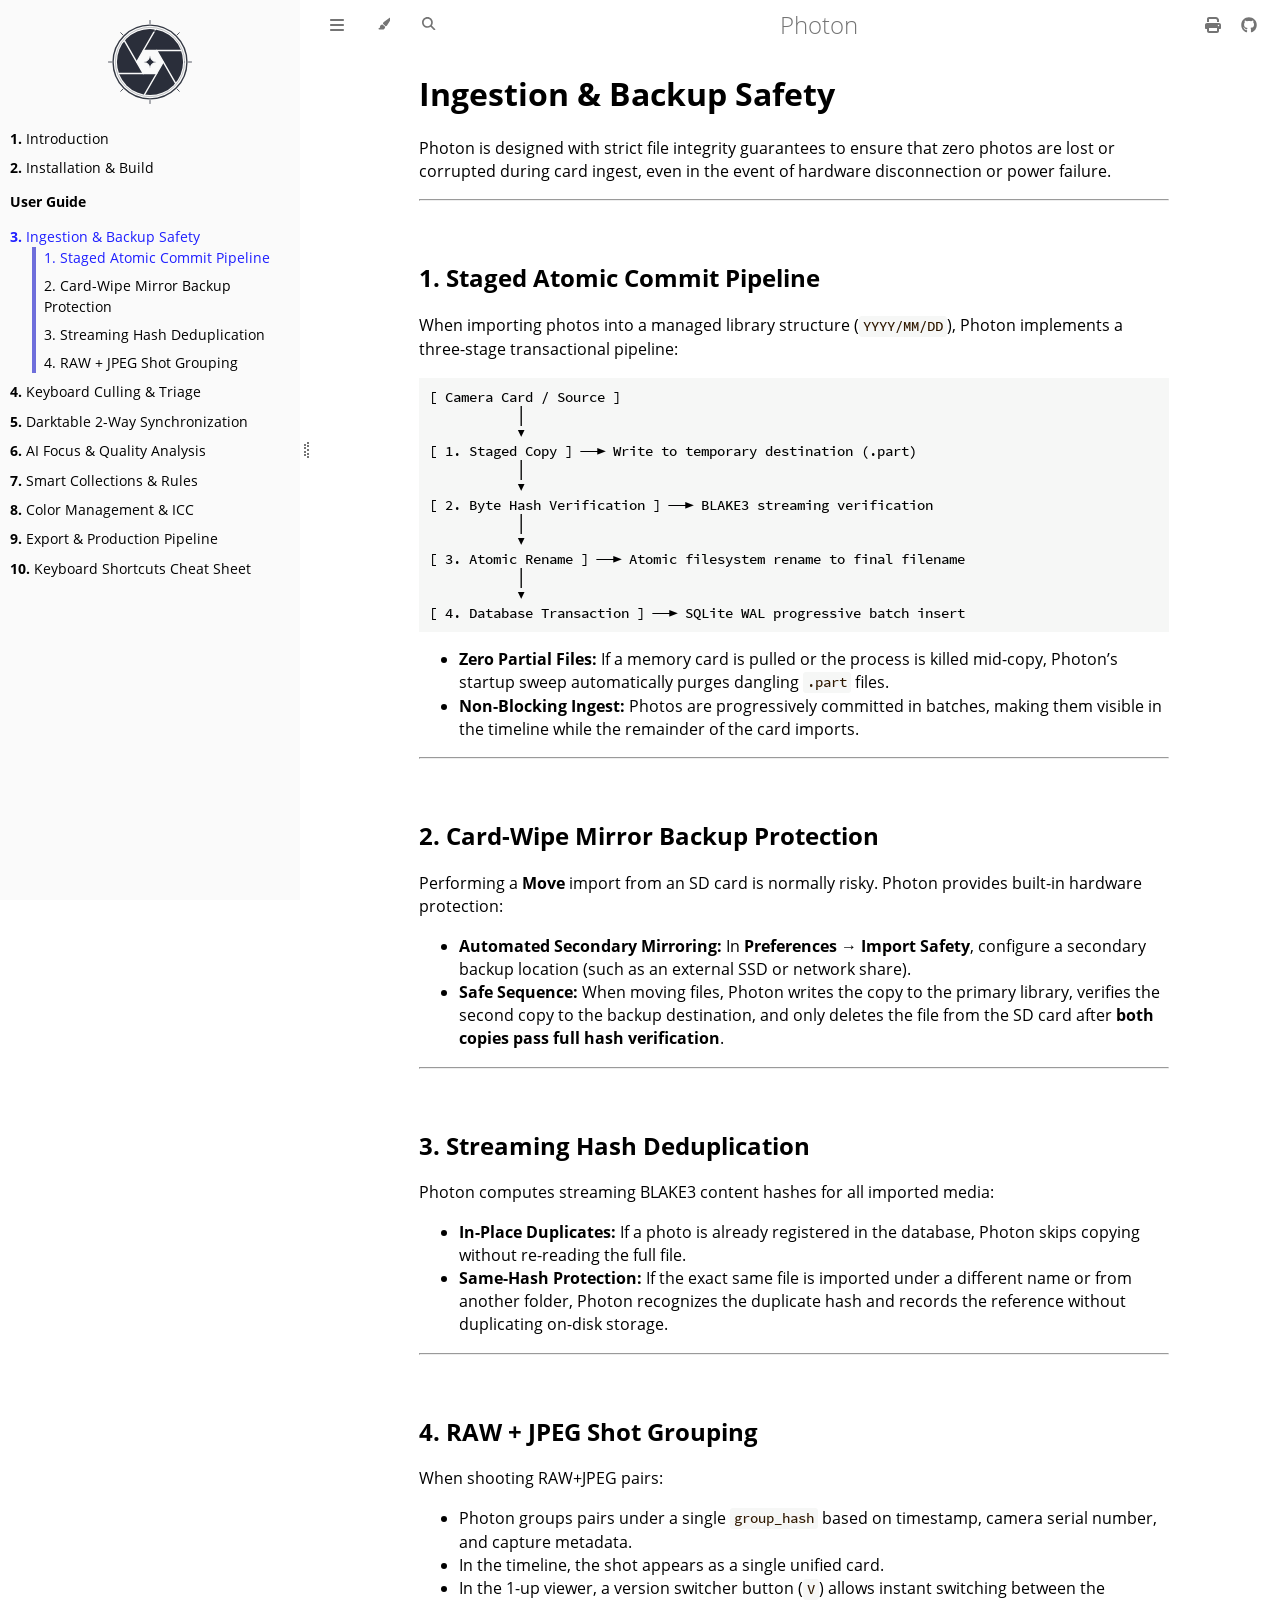
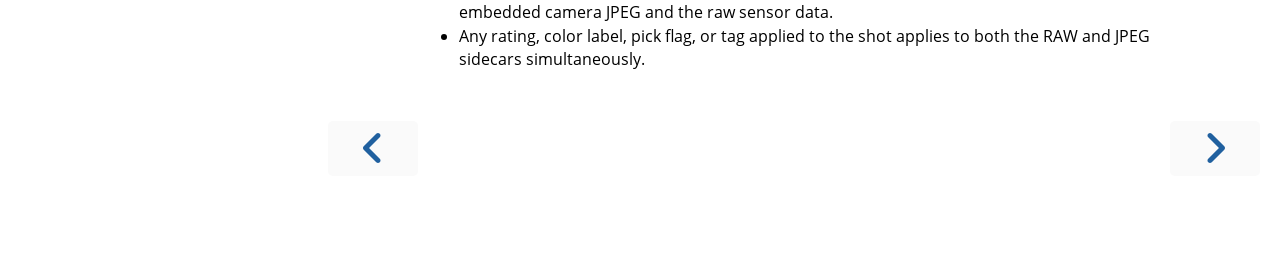
<file: guide/import_safety.html>
<!DOCTYPE HTML>
<html lang="en" class="light sidebar-visible" dir="ltr">
    <head>
        <!-- Book generated using mdBook -->
        <meta charset="UTF-8">
        <title>Ingestion &amp; Backup Safety - Photon</title>


        <!-- Custom HTML head -->

        <meta name="description" content="">
        <meta name="viewport" content="width=device-width, initial-scale=1">
        <meta name="theme-color" content="#ffffff">

        <link rel="icon" href="../favicon-c20f9d9e.svg">
        <link rel="stylesheet" href="../css/variables-8adf115d.css">
        <link rel="stylesheet" href="../css/general-0392ca55.css">
        <link rel="stylesheet" href="../css/chrome-fc474251.css">
        <link rel="stylesheet" href="../css/print-9e4910d8.css" media="print">

        <!-- Fonts -->
        <link rel="stylesheet" href="../fonts/fonts-9644e21d.css">

        <!-- Highlight.js Stylesheets -->
        <link rel="stylesheet" id="mdbook-highlight-css" href="../highlight-493f70e1.css">
        <link rel="stylesheet" id="mdbook-tomorrow-night-css" href="../tomorrow-night-4c0ae647.css">
        <link rel="stylesheet" id="mdbook-ayu-highlight-css" href="../ayu-highlight-3fdfc3ac.css">

        <!-- Custom theme stylesheets -->
        <link rel="stylesheet" href="../src/custom-6ac2dfa5.css">


        <!-- Provide site root and default themes to javascript -->
        <script>
            const path_to_root = "../";
            const default_light_theme = "light";
            const default_dark_theme = "navy";
            window.path_to_searchindex_js = "../searchindex-54cfd295.js";
        </script>
        <!-- Start loading toc.js asap -->
        <script src="../toc-0c2e6eb5.js"></script>
    </head>
    <body>
    <div id="mdbook-help-container">
        <div id="mdbook-help-popup">
            <h2 class="mdbook-help-title">Keyboard shortcuts</h2>
            <div>
                <p>Press <kbd>←</kbd> or <kbd>→</kbd> to navigate between chapters</p>
                <p>Press <kbd>S</kbd> or <kbd>/</kbd> to search in the book</p>
                <p>Press <kbd>?</kbd> to show this help</p>
                <p>Press <kbd>Esc</kbd> to hide this help</p>
            </div>
        </div>
    </div>
    <div id="mdbook-body-container">
        <!-- Work around some values being stored in localStorage wrapped in quotes -->
        <script>
            try {
                let theme = localStorage.getItem('mdbook-theme');
                let sidebar = localStorage.getItem('mdbook-sidebar');

                if (theme.startsWith('"') && theme.endsWith('"')) {
                    localStorage.setItem('mdbook-theme', theme.slice(1, theme.length - 1));
                }

                if (sidebar.startsWith('"') && sidebar.endsWith('"')) {
                    localStorage.setItem('mdbook-sidebar', sidebar.slice(1, sidebar.length - 1));
                }
            } catch (e) { }
        </script>

        <!-- Set the theme before any content is loaded, prevents flash -->
        <script>
            const default_theme = window.matchMedia("(prefers-color-scheme: dark)").matches ? default_dark_theme : default_light_theme;
            let theme;
            try { theme = localStorage.getItem('mdbook-theme'); } catch(e) { }
            if (theme === null || theme === undefined) { theme = default_theme; }
            const html = document.documentElement;
            html.classList.remove('light')
            html.classList.add(theme);
            html.classList.add("js");
        </script>

        <input type="checkbox" id="mdbook-sidebar-toggle-anchor" class="hidden">

        <!-- Hide / unhide sidebar before it is displayed -->
        <script>
            let sidebar = null;
            const sidebar_toggle = document.getElementById("mdbook-sidebar-toggle-anchor");
            if (document.body.clientWidth >= 1080) {
                try { sidebar = localStorage.getItem('mdbook-sidebar'); } catch(e) { }
                sidebar = sidebar || 'visible';
            } else {
                sidebar = 'hidden';
                sidebar_toggle.checked = false;
            }
            if (sidebar === 'visible') {
                sidebar_toggle.checked = true;
            } else {
                html.classList.remove('sidebar-visible');
            }
        </script>

        <nav id="mdbook-sidebar" class="sidebar" aria-label="Table of contents">
            <!-- populated by js -->
            <mdbook-sidebar-scrollbox class="sidebar-scrollbox"></mdbook-sidebar-scrollbox>
            <noscript>
                <iframe class="sidebar-iframe-outer" src="../toc.html"></iframe>
            </noscript>
            <div id="mdbook-sidebar-resize-handle" class="sidebar-resize-handle">
                <div class="sidebar-resize-indicator"></div>
            </div>
        </nav>

        <div id="mdbook-page-wrapper" class="page-wrapper">

            <div class="page">
                <div id="mdbook-menu-bar-hover-placeholder"></div>
                <div id="mdbook-menu-bar" class="menu-bar sticky">
                    <div class="left-buttons">
                        <label id="mdbook-sidebar-toggle" class="icon-button" for="mdbook-sidebar-toggle-anchor" title="Toggle Table of Contents" aria-label="Toggle Table of Contents" aria-controls="mdbook-sidebar">
                            <span class=fa-svg><svg xmlns="http://www.w3.org/2000/svg" viewBox="0 0 448 512"><!--! Font Awesome Free 6.2.0 by @fontawesome - https://fontawesome.com License - https://fontawesome.com/license/free (Icons: CC BY 4.0, Fonts: SIL OFL 1.1, Code: MIT License) Copyright 2022 Fonticons, Inc. --><path d="M0 96C0 78.3 14.3 64 32 64H416c17.7 0 32 14.3 32 32s-14.3 32-32 32H32C14.3 128 0 113.7 0 96zM0 256c0-17.7 14.3-32 32-32H416c17.7 0 32 14.3 32 32s-14.3 32-32 32H32c-17.7 0-32-14.3-32-32zM448 416c0 17.7-14.3 32-32 32H32c-17.7 0-32-14.3-32-32s14.3-32 32-32H416c17.7 0 32 14.3 32 32z"/></svg></span>
                        </label>
                        <button id="mdbook-theme-toggle" class="icon-button" type="button" title="Change theme" aria-label="Change theme" aria-haspopup="true" aria-expanded="false" aria-controls="mdbook-theme-list">
                            <span class=fa-svg><svg xmlns="http://www.w3.org/2000/svg" viewBox="0 0 576 512"><!--! Font Awesome Free 6.2.0 by @fontawesome - https://fontawesome.com License - https://fontawesome.com/license/free (Icons: CC BY 4.0, Fonts: SIL OFL 1.1, Code: MIT License) Copyright 2022 Fonticons, Inc. --><path d="M371.3 367.1c27.3-3.9 51.9-19.4 67.2-42.9L600.2 74.1c12.6-19.5 9.4-45.3-7.6-61.2S549.7-4.4 531.1 9.6L294.4 187.2c-24 18-38.2 46.1-38.4 76.1L371.3 367.1zm-19.6 25.4l-116-104.4C175.9 290.3 128 339.6 128 400c0 3.9 .2 7.8 .6 11.6c1.8 17.5-10.2 36.4-27.8 36.4H96c-17.7 0-32 14.3-32 32s14.3 32 32 32H240c61.9 0 112-50.1 112-112c0-2.5-.1-5-.2-7.5z"/></svg></span>
                        </button>
                        <ul id="mdbook-theme-list" class="theme-popup" aria-label="Themes" role="menu">
                            <li role="none"><button role="menuitem" class="theme" id="mdbook-theme-default_theme">Auto</button></li>
                            <li role="none"><button role="menuitem" class="theme" id="mdbook-theme-light">Light</button></li>
                            <li role="none"><button role="menuitem" class="theme" id="mdbook-theme-rust">Rust</button></li>
                            <li role="none"><button role="menuitem" class="theme" id="mdbook-theme-coal">Coal</button></li>
                            <li role="none"><button role="menuitem" class="theme" id="mdbook-theme-navy">Navy</button></li>
                            <li role="none"><button role="menuitem" class="theme" id="mdbook-theme-ayu">Ayu</button></li>
                        </ul>
                        <button id="mdbook-search-toggle" class="icon-button" type="button" title="Search (`/`)" aria-label="Toggle Searchbar" aria-expanded="false" aria-keyshortcuts="/ s" aria-controls="mdbook-searchbar">
                            <span class=fa-svg><svg xmlns="http://www.w3.org/2000/svg" viewBox="0 0 512 512"><!--! Font Awesome Free 6.2.0 by @fontawesome - https://fontawesome.com License - https://fontawesome.com/license/free (Icons: CC BY 4.0, Fonts: SIL OFL 1.1, Code: MIT License) Copyright 2022 Fonticons, Inc. --><path d="M416 208c0 45.9-14.9 88.3-40 122.7L502.6 457.4c12.5 12.5 12.5 32.8 0 45.3s-32.8 12.5-45.3 0L330.7 376c-34.4 25.2-76.8 40-122.7 40C93.1 416 0 322.9 0 208S93.1 0 208 0S416 93.1 416 208zM208 352c79.5 0 144-64.5 144-144s-64.5-144-144-144S64 128.5 64 208s64.5 144 144 144z"/></svg></span>
                        </button>
                    </div>

                    <h1 class="menu-title">Photon</h1>

                    <div class="right-buttons">
                        <a href="../print.html" title="Print this book" aria-label="Print this book">
                            <span class=fa-svg id="print-button"><svg xmlns="http://www.w3.org/2000/svg" viewBox="0 0 512 512"><!--! Font Awesome Free 6.2.0 by @fontawesome - https://fontawesome.com License - https://fontawesome.com/license/free (Icons: CC BY 4.0, Fonts: SIL OFL 1.1, Code: MIT License) Copyright 2022 Fonticons, Inc. --><path d="M128 0C92.7 0 64 28.7 64 64v96h64V64H354.7L384 93.3V160h64V93.3c0-17-6.7-33.3-18.7-45.3L400 18.7C388 6.7 371.7 0 354.7 0H128zM384 352v32 64H128V384 368 352H384zm64 32h32c17.7 0 32-14.3 32-32V256c0-35.3-28.7-64-64-64H64c-35.3 0-64 28.7-64 64v96c0 17.7 14.3 32 32 32H64v64c0 35.3 28.7 64 64 64H384c35.3 0 64-28.7 64-64V384zm-16-88c-13.3 0-24-10.7-24-24s10.7-24 24-24s24 10.7 24 24s-10.7 24-24 24z"/></svg></span>
                        </a>
                        <a href="https://github.com/rudrab/Photon" title="Git repository" aria-label="Git repository">
                            <span class=fa-svg><svg xmlns="http://www.w3.org/2000/svg" viewBox="0 0 496 512"><!--! Font Awesome Free 6.2.0 by @fontawesome - https://fontawesome.com License - https://fontawesome.com/license/free (Icons: CC BY 4.0, Fonts: SIL OFL 1.1, Code: MIT License) Copyright 2022 Fonticons, Inc. --><path d="M165.9 397.4c0 2-2.3 3.6-5.2 3.6-3.3.3-5.6-1.3-5.6-3.6 0-2 2.3-3.6 5.2-3.6 3-.3 5.6 1.3 5.6 3.6zm-31.1-4.5c-.7 2 1.3 4.3 4.3 4.9 2.6 1 5.6 0 6.2-2s-1.3-4.3-4.3-5.2c-2.6-.7-5.5.3-6.2 2.3zm44.2-1.7c-2.9.7-4.9 2.6-4.6 4.9.3 2 2.9 3.3 5.9 2.6 2.9-.7 4.9-2.6 4.6-4.6-.3-1.9-3-3.2-5.9-2.9zM244.8 8C106.1 8 0 113.3 0 252c0 110.9 69.8 205.8 169.5 239.2 12.8 2.3 17.3-5.6 17.3-12.1 0-6.2-.3-40.4-.3-61.4 0 0-70 15-84.7-29.8 0 0-11.4-29.1-27.8-36.6 0 0-22.9-15.7 1.6-15.4 0 0 24.9 2 38.6 25.8 21.9 38.6 58.6 27.5 72.9 20.9 2.3-16 8.8-27.1 16-33.7-55.9-6.2-112.3-14.3-112.3-110.5 0-27.5 7.6-41.3 23.6-58.9-2.6-6.5-11.1-33.3 2.6-67.9 20.9-6.5 69 27 69 27 20-5.6 41.5-8.5 62.8-8.5s42.8 2.9 62.8 8.5c0 0 48.1-33.6 69-27 13.7 34.7 5.2 61.4 2.6 67.9 16 17.7 25.8 31.5 25.8 58.9 0 96.5-58.9 104.2-114.8 110.5 9.2 7.9 17 22.9 17 46.4 0 33.7-.3 75.4-.3 83.6 0 6.5 4.6 14.4 17.3 12.1C428.2 457.8 496 362.9 496 252 496 113.3 383.5 8 244.8 8zM97.2 352.9c-1.3 1-1 3.3.7 5.2 1.6 1.6 3.9 2.3 5.2 1 1.3-1 1-3.3-.7-5.2-1.6-1.6-3.9-2.3-5.2-1zm-10.8-8.1c-.7 1.3.3 2.9 2.3 3.9 1.6 1 3.6.7 4.3-.7.7-1.3-.3-2.9-2.3-3.9-2-.6-3.6-.3-4.3.7zm32.4 35.6c-1.6 1.3-1 4.3 1.3 6.2 2.3 2.3 5.2 2.6 6.5 1 1.3-1.3.7-4.3-1.3-6.2-2.2-2.3-5.2-2.6-6.5-1zm-11.4-14.7c-1.6 1-1.6 3.6 0 5.9 1.6 2.3 4.3 3.3 5.6 2.3 1.6-1.3 1.6-3.9 0-6.2-1.4-2.3-4-3.3-5.6-2z"/></svg></span>
                        </a>

                    </div>
                </div>

                <div id="mdbook-search-wrapper" class="hidden">
                    <form id="mdbook-searchbar-outer" class="searchbar-outer">
                        <div class="search-wrapper">
                            <input type="search" id="mdbook-searchbar" name="searchbar" placeholder="Search this book ..." aria-controls="mdbook-searchresults-outer" aria-describedby="searchresults-header">
                            <div class="spinner-wrapper">
                                <span class=fa-svg id="fa-spin"><svg xmlns="http://www.w3.org/2000/svg" viewBox="0 0 512 512"><!--! Font Awesome Free 6.2.0 by @fontawesome - https://fontawesome.com License - https://fontawesome.com/license/free (Icons: CC BY 4.0, Fonts: SIL OFL 1.1, Code: MIT License) Copyright 2022 Fonticons, Inc. --><path d="M304 48c0-26.5-21.5-48-48-48s-48 21.5-48 48s21.5 48 48 48s48-21.5 48-48zm0 416c0-26.5-21.5-48-48-48s-48 21.5-48 48s21.5 48 48 48s48-21.5 48-48zM48 304c26.5 0 48-21.5 48-48s-21.5-48-48-48s-48 21.5-48 48s21.5 48 48 48zm464-48c0-26.5-21.5-48-48-48s-48 21.5-48 48s21.5 48 48 48s48-21.5 48-48zM142.9 437c18.7-18.7 18.7-49.1 0-67.9s-49.1-18.7-67.9 0s-18.7 49.1 0 67.9s49.1 18.7 67.9 0zm0-294.2c18.7-18.7 18.7-49.1 0-67.9S93.7 56.2 75 75s-18.7 49.1 0 67.9s49.1 18.7 67.9 0zM369.1 437c18.7 18.7 49.1 18.7 67.9 0s18.7-49.1 0-67.9s-49.1-18.7-67.9 0s-18.7 49.1 0 67.9z"/></svg></span>
                            </div>
                        </div>
                    </form>
                    <div id="mdbook-searchresults-outer" class="searchresults-outer hidden">
                        <div id="mdbook-searchresults-header" class="searchresults-header"></div>
                        <ul id="mdbook-searchresults">
                        </ul>
                    </div>
                </div>

                <!-- Apply ARIA attributes after the sidebar and the sidebar toggle button are added to the DOM -->
                <script>
                    document.getElementById('mdbook-sidebar-toggle').setAttribute('aria-expanded', sidebar === 'visible');
                    document.getElementById('mdbook-sidebar').setAttribute('aria-hidden', sidebar !== 'visible');
                    Array.from(document.querySelectorAll('#mdbook-sidebar a')).forEach(function(link) {
                        link.setAttribute('tabIndex', sidebar === 'visible' ? 0 : -1);
                    });
                </script>

                <div id="mdbook-content" class="content">
                    <main>
                        <h1 id="ingestion--backup-safety"><a class="header" href="#ingestion--backup-safety">Ingestion &amp; Backup Safety</a></h1>
<p>Photon is designed with strict file integrity guarantees to ensure that zero photos are lost or corrupted during card ingest, even in the event of hardware disconnection or power failure.</p>
<hr>
<h2 id="1-staged-atomic-commit-pipeline"><a class="header" href="#1-staged-atomic-commit-pipeline">1. Staged Atomic Commit Pipeline</a></h2>
<p>When importing photos into a managed library structure (<code>YYYY/MM/DD</code>), Photon implements a three-stage transactional pipeline:</p>
<pre><code>[ Camera Card / Source ]
           │
           ▼
[ 1. Staged Copy ] ──► Write to temporary destination (.part)
           │
           ▼
[ 2. Byte Hash Verification ] ──► BLAKE3 streaming verification
           │
           ▼
[ 3. Atomic Rename ] ──► Atomic filesystem rename to final filename
           │
           ▼
[ 4. Database Transaction ] ──► SQLite WAL progressive batch insert
</code></pre>
<ul>
<li><strong>Zero Partial Files:</strong> If a memory card is pulled or the process is killed mid-copy, Photon’s startup sweep automatically purges dangling <code>.part</code> files.</li>
<li><strong>Non-Blocking Ingest:</strong> Photos are progressively committed in batches, making them visible in the timeline while the remainder of the card imports.</li>
</ul>
<hr>
<h2 id="2-card-wipe-mirror-backup-protection"><a class="header" href="#2-card-wipe-mirror-backup-protection">2. Card-Wipe Mirror Backup Protection</a></h2>
<p>Performing a <strong>Move</strong> import from an SD card is normally risky. Photon provides built-in hardware protection:</p>
<ul>
<li><strong>Automated Secondary Mirroring:</strong> In <strong>Preferences → Import Safety</strong>, configure a secondary backup location (such as an external SSD or network share).</li>
<li><strong>Safe Sequence:</strong> When moving files, Photon writes the copy to the primary library, verifies the second copy to the backup destination, and only deletes the file from the SD card after <strong>both copies pass full hash verification</strong>.</li>
</ul>
<hr>
<h2 id="3-streaming-hash-deduplication"><a class="header" href="#3-streaming-hash-deduplication">3. Streaming Hash Deduplication</a></h2>
<p>Photon computes streaming BLAKE3 content hashes for all imported media:</p>
<ul>
<li><strong>In-Place Duplicates:</strong> If a photo is already registered in the database, Photon skips copying without re-reading the full file.</li>
<li><strong>Same-Hash Protection:</strong> If the exact same file is imported under a different name or from another folder, Photon recognizes the duplicate hash and records the reference without duplicating on-disk storage.</li>
</ul>
<hr>
<h2 id="4-raw--jpeg-shot-grouping"><a class="header" href="#4-raw--jpeg-shot-grouping">4. RAW + JPEG Shot Grouping</a></h2>
<p>When shooting RAW+JPEG pairs:</p>
<ul>
<li>Photon groups pairs under a single <code>group_hash</code> based on timestamp, camera serial number, and capture metadata.</li>
<li>In the timeline, the shot appears as a single unified card.</li>
<li>In the 1-up viewer, a version switcher button (<code>V</code>) allows instant switching between the embedded camera JPEG and the raw sensor data.</li>
<li>Any rating, color label, pick flag, or tag applied to the shot applies to both the RAW and JPEG sidecars simultaneously.</li>
</ul>

                    </main>

                    <nav class="nav-wrapper" aria-label="Page navigation">
                        <!-- Mobile navigation buttons -->
                            <a rel="prev" href="../installation.html" class="mobile-nav-chapters previous" title="Previous chapter" aria-label="Previous chapter" aria-keyshortcuts="Left">
                                <span class=fa-svg><svg xmlns="http://www.w3.org/2000/svg" viewBox="0 0 320 512"><!--! Font Awesome Free 6.2.0 by @fontawesome - https://fontawesome.com License - https://fontawesome.com/license/free (Icons: CC BY 4.0, Fonts: SIL OFL 1.1, Code: MIT License) Copyright 2022 Fonticons, Inc. --><path d="M41.4 233.4c-12.5 12.5-12.5 32.8 0 45.3l160 160c12.5 12.5 32.8 12.5 45.3 0s12.5-32.8 0-45.3L109.3 256 246.6 118.6c12.5-12.5 12.5-32.8 0-45.3s-32.8-12.5-45.3 0l-160 160z"/></svg></span>
                            </a>

                            <a rel="next prefetch" href="../guide/culling_triage.html" class="mobile-nav-chapters next" title="Next chapter" aria-label="Next chapter" aria-keyshortcuts="Right">
                                <span class=fa-svg><svg xmlns="http://www.w3.org/2000/svg" viewBox="0 0 320 512"><!--! Font Awesome Free 6.2.0 by @fontawesome - https://fontawesome.com License - https://fontawesome.com/license/free (Icons: CC BY 4.0, Fonts: SIL OFL 1.1, Code: MIT License) Copyright 2022 Fonticons, Inc. --><path d="M278.6 233.4c12.5 12.5 12.5 32.8 0 45.3l-160 160c-12.5 12.5-32.8 12.5-45.3 0s-12.5-32.8 0-45.3L210.7 256 73.4 118.6c-12.5-12.5-12.5-32.8 0-45.3s32.8-12.5 45.3 0l160 160z"/></svg></span>
                            </a>

                        <div style="clear: both"></div>
                    </nav>
                </div>
            </div>

            <nav class="nav-wide-wrapper" aria-label="Page navigation">
                    <a rel="prev" href="../installation.html" class="nav-chapters previous" title="Previous chapter" aria-label="Previous chapter" aria-keyshortcuts="Left">
                        <span class=fa-svg><svg xmlns="http://www.w3.org/2000/svg" viewBox="0 0 320 512"><!--! Font Awesome Free 6.2.0 by @fontawesome - https://fontawesome.com License - https://fontawesome.com/license/free (Icons: CC BY 4.0, Fonts: SIL OFL 1.1, Code: MIT License) Copyright 2022 Fonticons, Inc. --><path d="M41.4 233.4c-12.5 12.5-12.5 32.8 0 45.3l160 160c12.5 12.5 32.8 12.5 45.3 0s12.5-32.8 0-45.3L109.3 256 246.6 118.6c12.5-12.5 12.5-32.8 0-45.3s-32.8-12.5-45.3 0l-160 160z"/></svg></span>
                    </a>

                    <a rel="next prefetch" href="../guide/culling_triage.html" class="nav-chapters next" title="Next chapter" aria-label="Next chapter" aria-keyshortcuts="Right">
                        <span class=fa-svg><svg xmlns="http://www.w3.org/2000/svg" viewBox="0 0 320 512"><!--! Font Awesome Free 6.2.0 by @fontawesome - https://fontawesome.com License - https://fontawesome.com/license/free (Icons: CC BY 4.0, Fonts: SIL OFL 1.1, Code: MIT License) Copyright 2022 Fonticons, Inc. --><path d="M278.6 233.4c12.5 12.5 12.5 32.8 0 45.3l-160 160c-12.5 12.5-32.8 12.5-45.3 0s-12.5-32.8 0-45.3L210.7 256 73.4 118.6c-12.5-12.5-12.5-32.8 0-45.3s32.8-12.5 45.3 0l160 160z"/></svg></span>
                    </a>
            </nav>

        </div>

        <template id=fa-eye><span class=fa-svg><svg xmlns="http://www.w3.org/2000/svg" viewBox="0 0 576 512"><!--! Font Awesome Free 6.2.0 by @fontawesome - https://fontawesome.com License - https://fontawesome.com/license/free (Icons: CC BY 4.0, Fonts: SIL OFL 1.1, Code: MIT License) Copyright 2022 Fonticons, Inc. --><path d="M288 32c-80.8 0-145.5 36.8-192.6 80.6C48.6 156 17.3 208 2.5 243.7c-3.3 7.9-3.3 16.7 0 24.6C17.3 304 48.6 356 95.4 399.4C142.5 443.2 207.2 480 288 480s145.5-36.8 192.6-80.6c46.8-43.5 78.1-95.4 93-131.1c3.3-7.9 3.3-16.7 0-24.6c-14.9-35.7-46.2-87.7-93-131.1C433.5 68.8 368.8 32 288 32zM432 256c0 79.5-64.5 144-144 144s-144-64.5-144-144s64.5-144 144-144s144 64.5 144 144zM288 192c0 35.3-28.7 64-64 64c-11.5 0-22.3-3-31.6-8.4c-.2 2.8-.4 5.5-.4 8.4c0 53 43 96 96 96s96-43 96-96s-43-96-96-96c-2.8 0-5.6 .1-8.4 .4c5.3 9.3 8.4 20.1 8.4 31.6z"/></svg></span></template>
        <template id=fa-eye-slash><span class=fa-svg><svg xmlns="http://www.w3.org/2000/svg" viewBox="0 0 640 512"><!--! Font Awesome Free 6.2.0 by @fontawesome - https://fontawesome.com License - https://fontawesome.com/license/free (Icons: CC BY 4.0, Fonts: SIL OFL 1.1, Code: MIT License) Copyright 2022 Fonticons, Inc. --><path d="M38.8 5.1C28.4-3.1 13.3-1.2 5.1 9.2S-1.2 34.7 9.2 42.9l592 464c10.4 8.2 25.5 6.3 33.7-4.1s6.3-25.5-4.1-33.7L525.6 386.7c39.6-40.6 66.4-86.1 79.9-118.4c3.3-7.9 3.3-16.7 0-24.6c-14.9-35.7-46.2-87.7-93-131.1C465.5 68.8 400.8 32 320 32c-68.2 0-125 26.3-169.3 60.8L38.8 5.1zM223.1 149.5C248.6 126.2 282.7 112 320 112c79.5 0 144 64.5 144 144c0 24.9-6.3 48.3-17.4 68.7L408 294.5c5.2-11.8 8-24.8 8-38.5c0-53-43-96-96-96c-2.8 0-5.6 .1-8.4 .4c5.3 9.3 8.4 20.1 8.4 31.6c0 10.2-2.4 19.8-6.6 28.3l-90.3-70.8zm223.1 298L373 389.9c-16.4 6.5-34.3 10.1-53 10.1c-79.5 0-144-64.5-144-144c0-6.9 .5-13.6 1.4-20.2L83.1 161.5C60.3 191.2 44 220.8 34.5 243.7c-3.3 7.9-3.3 16.7 0 24.6c14.9 35.7 46.2 87.7 93 131.1C174.5 443.2 239.2 480 320 480c47.8 0 89.9-12.9 126.2-32.5z"/></svg></span></template>
        <template id=fa-copy><span class=fa-svg><svg xmlns="http://www.w3.org/2000/svg" viewBox="0 0 512 512"><!--! Font Awesome Free 6.2.0 by @fontawesome - https://fontawesome.com License - https://fontawesome.com/license/free (Icons: CC BY 4.0, Fonts: SIL OFL 1.1, Code: MIT License) Copyright 2022 Fonticons, Inc. --><path d="M502.6 70.63l-61.25-61.25C435.4 3.371 427.2 0 418.7 0H255.1c-35.35 0-64 28.66-64 64l.0195 256C192 355.4 220.7 384 256 384h192c35.2 0 64-28.8 64-64V93.25C512 84.77 508.6 76.63 502.6 70.63zM464 320c0 8.836-7.164 16-16 16H255.1c-8.838 0-16-7.164-16-16L239.1 64.13c0-8.836 7.164-16 16-16h128L384 96c0 17.67 14.33 32 32 32h47.1V320zM272 448c0 8.836-7.164 16-16 16H63.1c-8.838 0-16-7.164-16-16L47.98 192.1c0-8.836 7.164-16 16-16H160V128H63.99c-35.35 0-64 28.65-64 64l.0098 256C.002 483.3 28.66 512 64 512h192c35.2 0 64-28.8 64-64v-32h-47.1L272 448z"/></svg></span></template>
        <template id=fa-play><span class=fa-svg><svg xmlns="http://www.w3.org/2000/svg" viewBox="0 0 384 512"><!--! Font Awesome Free 6.2.0 by @fontawesome - https://fontawesome.com License - https://fontawesome.com/license/free (Icons: CC BY 4.0, Fonts: SIL OFL 1.1, Code: MIT License) Copyright 2022 Fonticons, Inc. --><path d="M73 39c-14.8-9.1-33.4-9.4-48.5-.9S0 62.6 0 80V432c0 17.4 9.4 33.4 24.5 41.9s33.7 8.1 48.5-.9L361 297c14.3-8.7 23-24.2 23-41s-8.7-32.2-23-41L73 39z"/></svg></span></template>
        <template id=fa-clock-rotate-left><span class=fa-svg><svg xmlns="http://www.w3.org/2000/svg" viewBox="0 0 512 512"><!--! Font Awesome Free 6.2.0 by @fontawesome - https://fontawesome.com License - https://fontawesome.com/license/free (Icons: CC BY 4.0, Fonts: SIL OFL 1.1, Code: MIT License) Copyright 2022 Fonticons, Inc. --><path d="M75 75L41 41C25.9 25.9 0 36.6 0 57.9V168c0 13.3 10.7 24 24 24H134.1c21.4 0 32.1-25.9 17-41l-30.8-30.8C155 85.5 203 64 256 64c106 0 192 86 192 192s-86 192-192 192c-40.8 0-78.6-12.7-109.7-34.4c-14.5-10.1-34.4-6.6-44.6 7.9s-6.6 34.4 7.9 44.6C151.2 495 201.7 512 256 512c141.4 0 256-114.6 256-256S397.4 0 256 0C185.3 0 121.3 28.7 75 75zm181 53c-13.3 0-24 10.7-24 24V256c0 6.4 2.5 12.5 7 17l72 72c9.4 9.4 24.6 9.4 33.9 0s9.4-24.6 0-33.9l-65-65V152c0-13.3-10.7-24-24-24z"/></svg></span></template>



        <script>
            window.playground_copyable = true;
        </script>


        <script src="../elasticlunr-ef4e11c1.min.js"></script>
        <script src="../mark-09e88c2c.min.js"></script>
        <script src="../searcher-09f2665d.js"></script>

        <script src="../clipboard-1626706a.min.js"></script>
        <script src="../highlight-abc7f01d.js"></script>
        <script src="../book-c22b7243.js"></script>

        <!-- Custom JS scripts -->
        <script src="../src/custom-5e78988c.js"></script>



    </div>
    </body>
</html>
</file>
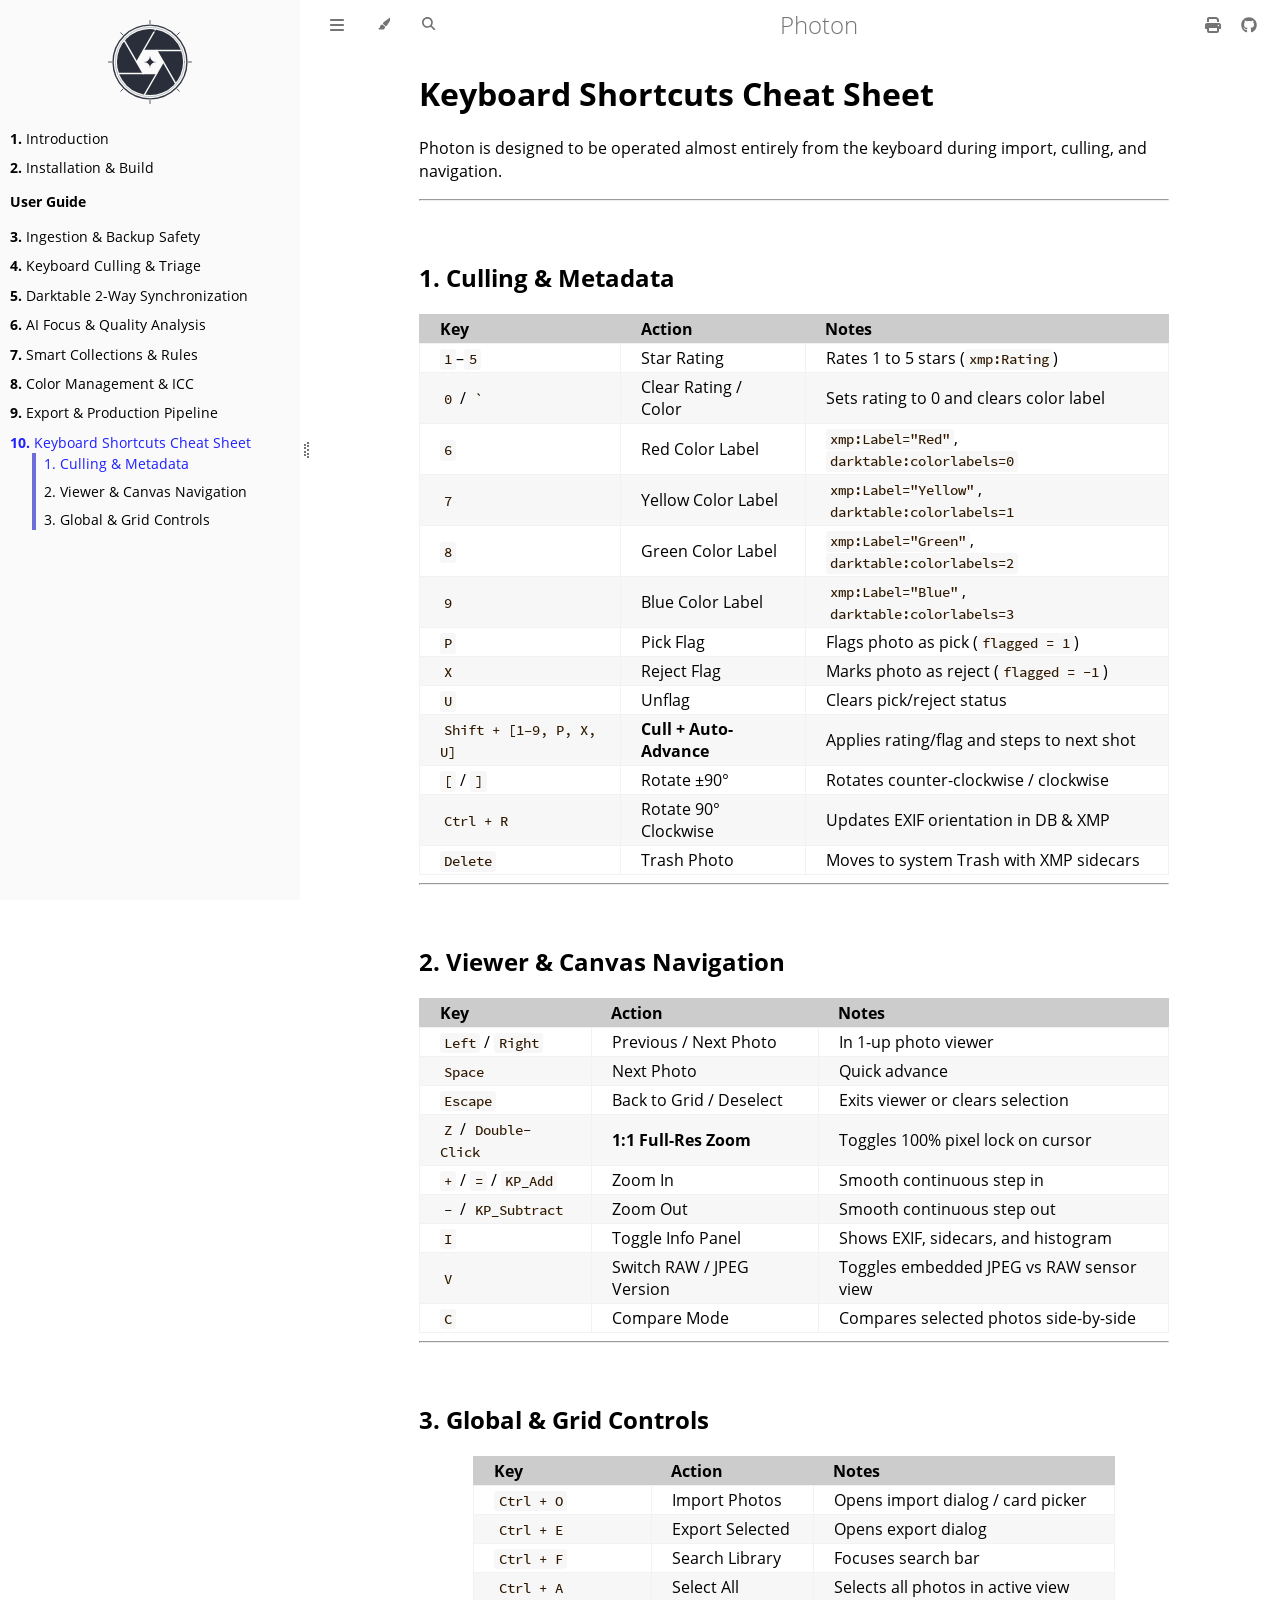
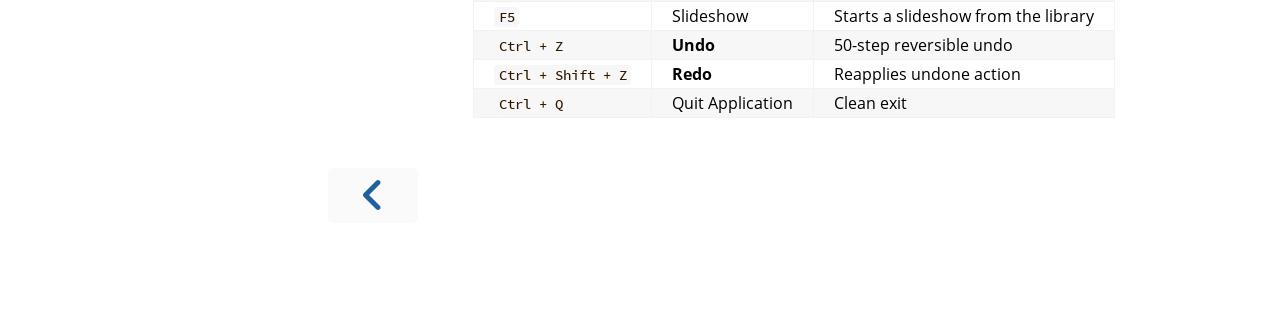
<file: guide/shortcuts.html>
<!DOCTYPE HTML>
<html lang="en" class="light sidebar-visible" dir="ltr">
    <head>
        <!-- Book generated using mdBook -->
        <meta charset="UTF-8">
        <title>Keyboard Shortcuts Cheat Sheet - Photon</title>


        <!-- Custom HTML head -->

        <meta name="description" content="">
        <meta name="viewport" content="width=device-width, initial-scale=1">
        <meta name="theme-color" content="#ffffff">

        <link rel="icon" href="../favicon-c20f9d9e.svg">
        <link rel="stylesheet" href="../css/variables-8adf115d.css">
        <link rel="stylesheet" href="../css/general-0392ca55.css">
        <link rel="stylesheet" href="../css/chrome-fc474251.css">
        <link rel="stylesheet" href="../css/print-9e4910d8.css" media="print">

        <!-- Fonts -->
        <link rel="stylesheet" href="../fonts/fonts-9644e21d.css">

        <!-- Highlight.js Stylesheets -->
        <link rel="stylesheet" id="mdbook-highlight-css" href="../highlight-493f70e1.css">
        <link rel="stylesheet" id="mdbook-tomorrow-night-css" href="../tomorrow-night-4c0ae647.css">
        <link rel="stylesheet" id="mdbook-ayu-highlight-css" href="../ayu-highlight-3fdfc3ac.css">

        <!-- Custom theme stylesheets -->
        <link rel="stylesheet" href="../src/custom-6ac2dfa5.css">


        <!-- Provide site root and default themes to javascript -->
        <script>
            const path_to_root = "../";
            const default_light_theme = "light";
            const default_dark_theme = "navy";
            window.path_to_searchindex_js = "../searchindex-54cfd295.js";
        </script>
        <!-- Start loading toc.js asap -->
        <script src="../toc-0c2e6eb5.js"></script>
    </head>
    <body>
    <div id="mdbook-help-container">
        <div id="mdbook-help-popup">
            <h2 class="mdbook-help-title">Keyboard shortcuts</h2>
            <div>
                <p>Press <kbd>←</kbd> or <kbd>→</kbd> to navigate between chapters</p>
                <p>Press <kbd>S</kbd> or <kbd>/</kbd> to search in the book</p>
                <p>Press <kbd>?</kbd> to show this help</p>
                <p>Press <kbd>Esc</kbd> to hide this help</p>
            </div>
        </div>
    </div>
    <div id="mdbook-body-container">
        <!-- Work around some values being stored in localStorage wrapped in quotes -->
        <script>
            try {
                let theme = localStorage.getItem('mdbook-theme');
                let sidebar = localStorage.getItem('mdbook-sidebar');

                if (theme.startsWith('"') && theme.endsWith('"')) {
                    localStorage.setItem('mdbook-theme', theme.slice(1, theme.length - 1));
                }

                if (sidebar.startsWith('"') && sidebar.endsWith('"')) {
                    localStorage.setItem('mdbook-sidebar', sidebar.slice(1, sidebar.length - 1));
                }
            } catch (e) { }
        </script>

        <!-- Set the theme before any content is loaded, prevents flash -->
        <script>
            const default_theme = window.matchMedia("(prefers-color-scheme: dark)").matches ? default_dark_theme : default_light_theme;
            let theme;
            try { theme = localStorage.getItem('mdbook-theme'); } catch(e) { }
            if (theme === null || theme === undefined) { theme = default_theme; }
            const html = document.documentElement;
            html.classList.remove('light')
            html.classList.add(theme);
            html.classList.add("js");
        </script>

        <input type="checkbox" id="mdbook-sidebar-toggle-anchor" class="hidden">

        <!-- Hide / unhide sidebar before it is displayed -->
        <script>
            let sidebar = null;
            const sidebar_toggle = document.getElementById("mdbook-sidebar-toggle-anchor");
            if (document.body.clientWidth >= 1080) {
                try { sidebar = localStorage.getItem('mdbook-sidebar'); } catch(e) { }
                sidebar = sidebar || 'visible';
            } else {
                sidebar = 'hidden';
                sidebar_toggle.checked = false;
            }
            if (sidebar === 'visible') {
                sidebar_toggle.checked = true;
            } else {
                html.classList.remove('sidebar-visible');
            }
        </script>

        <nav id="mdbook-sidebar" class="sidebar" aria-label="Table of contents">
            <!-- populated by js -->
            <mdbook-sidebar-scrollbox class="sidebar-scrollbox"></mdbook-sidebar-scrollbox>
            <noscript>
                <iframe class="sidebar-iframe-outer" src="../toc.html"></iframe>
            </noscript>
            <div id="mdbook-sidebar-resize-handle" class="sidebar-resize-handle">
                <div class="sidebar-resize-indicator"></div>
            </div>
        </nav>

        <div id="mdbook-page-wrapper" class="page-wrapper">

            <div class="page">
                <div id="mdbook-menu-bar-hover-placeholder"></div>
                <div id="mdbook-menu-bar" class="menu-bar sticky">
                    <div class="left-buttons">
                        <label id="mdbook-sidebar-toggle" class="icon-button" for="mdbook-sidebar-toggle-anchor" title="Toggle Table of Contents" aria-label="Toggle Table of Contents" aria-controls="mdbook-sidebar">
                            <span class=fa-svg><svg xmlns="http://www.w3.org/2000/svg" viewBox="0 0 448 512"><!--! Font Awesome Free 6.2.0 by @fontawesome - https://fontawesome.com License - https://fontawesome.com/license/free (Icons: CC BY 4.0, Fonts: SIL OFL 1.1, Code: MIT License) Copyright 2022 Fonticons, Inc. --><path d="M0 96C0 78.3 14.3 64 32 64H416c17.7 0 32 14.3 32 32s-14.3 32-32 32H32C14.3 128 0 113.7 0 96zM0 256c0-17.7 14.3-32 32-32H416c17.7 0 32 14.3 32 32s-14.3 32-32 32H32c-17.7 0-32-14.3-32-32zM448 416c0 17.7-14.3 32-32 32H32c-17.7 0-32-14.3-32-32s14.3-32 32-32H416c17.7 0 32 14.3 32 32z"/></svg></span>
                        </label>
                        <button id="mdbook-theme-toggle" class="icon-button" type="button" title="Change theme" aria-label="Change theme" aria-haspopup="true" aria-expanded="false" aria-controls="mdbook-theme-list">
                            <span class=fa-svg><svg xmlns="http://www.w3.org/2000/svg" viewBox="0 0 576 512"><!--! Font Awesome Free 6.2.0 by @fontawesome - https://fontawesome.com License - https://fontawesome.com/license/free (Icons: CC BY 4.0, Fonts: SIL OFL 1.1, Code: MIT License) Copyright 2022 Fonticons, Inc. --><path d="M371.3 367.1c27.3-3.9 51.9-19.4 67.2-42.9L600.2 74.1c12.6-19.5 9.4-45.3-7.6-61.2S549.7-4.4 531.1 9.6L294.4 187.2c-24 18-38.2 46.1-38.4 76.1L371.3 367.1zm-19.6 25.4l-116-104.4C175.9 290.3 128 339.6 128 400c0 3.9 .2 7.8 .6 11.6c1.8 17.5-10.2 36.4-27.8 36.4H96c-17.7 0-32 14.3-32 32s14.3 32 32 32H240c61.9 0 112-50.1 112-112c0-2.5-.1-5-.2-7.5z"/></svg></span>
                        </button>
                        <ul id="mdbook-theme-list" class="theme-popup" aria-label="Themes" role="menu">
                            <li role="none"><button role="menuitem" class="theme" id="mdbook-theme-default_theme">Auto</button></li>
                            <li role="none"><button role="menuitem" class="theme" id="mdbook-theme-light">Light</button></li>
                            <li role="none"><button role="menuitem" class="theme" id="mdbook-theme-rust">Rust</button></li>
                            <li role="none"><button role="menuitem" class="theme" id="mdbook-theme-coal">Coal</button></li>
                            <li role="none"><button role="menuitem" class="theme" id="mdbook-theme-navy">Navy</button></li>
                            <li role="none"><button role="menuitem" class="theme" id="mdbook-theme-ayu">Ayu</button></li>
                        </ul>
                        <button id="mdbook-search-toggle" class="icon-button" type="button" title="Search (`/`)" aria-label="Toggle Searchbar" aria-expanded="false" aria-keyshortcuts="/ s" aria-controls="mdbook-searchbar">
                            <span class=fa-svg><svg xmlns="http://www.w3.org/2000/svg" viewBox="0 0 512 512"><!--! Font Awesome Free 6.2.0 by @fontawesome - https://fontawesome.com License - https://fontawesome.com/license/free (Icons: CC BY 4.0, Fonts: SIL OFL 1.1, Code: MIT License) Copyright 2022 Fonticons, Inc. --><path d="M416 208c0 45.9-14.9 88.3-40 122.7L502.6 457.4c12.5 12.5 12.5 32.8 0 45.3s-32.8 12.5-45.3 0L330.7 376c-34.4 25.2-76.8 40-122.7 40C93.1 416 0 322.9 0 208S93.1 0 208 0S416 93.1 416 208zM208 352c79.5 0 144-64.5 144-144s-64.5-144-144-144S64 128.5 64 208s64.5 144 144 144z"/></svg></span>
                        </button>
                    </div>

                    <h1 class="menu-title">Photon</h1>

                    <div class="right-buttons">
                        <a href="../print.html" title="Print this book" aria-label="Print this book">
                            <span class=fa-svg id="print-button"><svg xmlns="http://www.w3.org/2000/svg" viewBox="0 0 512 512"><!--! Font Awesome Free 6.2.0 by @fontawesome - https://fontawesome.com License - https://fontawesome.com/license/free (Icons: CC BY 4.0, Fonts: SIL OFL 1.1, Code: MIT License) Copyright 2022 Fonticons, Inc. --><path d="M128 0C92.7 0 64 28.7 64 64v96h64V64H354.7L384 93.3V160h64V93.3c0-17-6.7-33.3-18.7-45.3L400 18.7C388 6.7 371.7 0 354.7 0H128zM384 352v32 64H128V384 368 352H384zm64 32h32c17.7 0 32-14.3 32-32V256c0-35.3-28.7-64-64-64H64c-35.3 0-64 28.7-64 64v96c0 17.7 14.3 32 32 32H64v64c0 35.3 28.7 64 64 64H384c35.3 0 64-28.7 64-64V384zm-16-88c-13.3 0-24-10.7-24-24s10.7-24 24-24s24 10.7 24 24s-10.7 24-24 24z"/></svg></span>
                        </a>
                        <a href="https://github.com/rudrab/Photon" title="Git repository" aria-label="Git repository">
                            <span class=fa-svg><svg xmlns="http://www.w3.org/2000/svg" viewBox="0 0 496 512"><!--! Font Awesome Free 6.2.0 by @fontawesome - https://fontawesome.com License - https://fontawesome.com/license/free (Icons: CC BY 4.0, Fonts: SIL OFL 1.1, Code: MIT License) Copyright 2022 Fonticons, Inc. --><path d="M165.9 397.4c0 2-2.3 3.6-5.2 3.6-3.3.3-5.6-1.3-5.6-3.6 0-2 2.3-3.6 5.2-3.6 3-.3 5.6 1.3 5.6 3.6zm-31.1-4.5c-.7 2 1.3 4.3 4.3 4.9 2.6 1 5.6 0 6.2-2s-1.3-4.3-4.3-5.2c-2.6-.7-5.5.3-6.2 2.3zm44.2-1.7c-2.9.7-4.9 2.6-4.6 4.9.3 2 2.9 3.3 5.9 2.6 2.9-.7 4.9-2.6 4.6-4.6-.3-1.9-3-3.2-5.9-2.9zM244.8 8C106.1 8 0 113.3 0 252c0 110.9 69.8 205.8 169.5 239.2 12.8 2.3 17.3-5.6 17.3-12.1 0-6.2-.3-40.4-.3-61.4 0 0-70 15-84.7-29.8 0 0-11.4-29.1-27.8-36.6 0 0-22.9-15.7 1.6-15.4 0 0 24.9 2 38.6 25.8 21.9 38.6 58.6 27.5 72.9 20.9 2.3-16 8.8-27.1 16-33.7-55.9-6.2-112.3-14.3-112.3-110.5 0-27.5 7.6-41.3 23.6-58.9-2.6-6.5-11.1-33.3 2.6-67.9 20.9-6.5 69 27 69 27 20-5.6 41.5-8.5 62.8-8.5s42.8 2.9 62.8 8.5c0 0 48.1-33.6 69-27 13.7 34.7 5.2 61.4 2.6 67.9 16 17.7 25.8 31.5 25.8 58.9 0 96.5-58.9 104.2-114.8 110.5 9.2 7.9 17 22.9 17 46.4 0 33.7-.3 75.4-.3 83.6 0 6.5 4.6 14.4 17.3 12.1C428.2 457.8 496 362.9 496 252 496 113.3 383.5 8 244.8 8zM97.2 352.9c-1.3 1-1 3.3.7 5.2 1.6 1.6 3.9 2.3 5.2 1 1.3-1 1-3.3-.7-5.2-1.6-1.6-3.9-2.3-5.2-1zm-10.8-8.1c-.7 1.3.3 2.9 2.3 3.9 1.6 1 3.6.7 4.3-.7.7-1.3-.3-2.9-2.3-3.9-2-.6-3.6-.3-4.3.7zm32.4 35.6c-1.6 1.3-1 4.3 1.3 6.2 2.3 2.3 5.2 2.6 6.5 1 1.3-1.3.7-4.3-1.3-6.2-2.2-2.3-5.2-2.6-6.5-1zm-11.4-14.7c-1.6 1-1.6 3.6 0 5.9 1.6 2.3 4.3 3.3 5.6 2.3 1.6-1.3 1.6-3.9 0-6.2-1.4-2.3-4-3.3-5.6-2z"/></svg></span>
                        </a>

                    </div>
                </div>

                <div id="mdbook-search-wrapper" class="hidden">
                    <form id="mdbook-searchbar-outer" class="searchbar-outer">
                        <div class="search-wrapper">
                            <input type="search" id="mdbook-searchbar" name="searchbar" placeholder="Search this book ..." aria-controls="mdbook-searchresults-outer" aria-describedby="searchresults-header">
                            <div class="spinner-wrapper">
                                <span class=fa-svg id="fa-spin"><svg xmlns="http://www.w3.org/2000/svg" viewBox="0 0 512 512"><!--! Font Awesome Free 6.2.0 by @fontawesome - https://fontawesome.com License - https://fontawesome.com/license/free (Icons: CC BY 4.0, Fonts: SIL OFL 1.1, Code: MIT License) Copyright 2022 Fonticons, Inc. --><path d="M304 48c0-26.5-21.5-48-48-48s-48 21.5-48 48s21.5 48 48 48s48-21.5 48-48zm0 416c0-26.5-21.5-48-48-48s-48 21.5-48 48s21.5 48 48 48s48-21.5 48-48zM48 304c26.5 0 48-21.5 48-48s-21.5-48-48-48s-48 21.5-48 48s21.5 48 48 48zm464-48c0-26.5-21.5-48-48-48s-48 21.5-48 48s21.5 48 48 48s48-21.5 48-48zM142.9 437c18.7-18.7 18.7-49.1 0-67.9s-49.1-18.7-67.9 0s-18.7 49.1 0 67.9s49.1 18.7 67.9 0zm0-294.2c18.7-18.7 18.7-49.1 0-67.9S93.7 56.2 75 75s-18.7 49.1 0 67.9s49.1 18.7 67.9 0zM369.1 437c18.7 18.7 49.1 18.7 67.9 0s18.7-49.1 0-67.9s-49.1-18.7-67.9 0s-18.7 49.1 0 67.9z"/></svg></span>
                            </div>
                        </div>
                    </form>
                    <div id="mdbook-searchresults-outer" class="searchresults-outer hidden">
                        <div id="mdbook-searchresults-header" class="searchresults-header"></div>
                        <ul id="mdbook-searchresults">
                        </ul>
                    </div>
                </div>

                <!-- Apply ARIA attributes after the sidebar and the sidebar toggle button are added to the DOM -->
                <script>
                    document.getElementById('mdbook-sidebar-toggle').setAttribute('aria-expanded', sidebar === 'visible');
                    document.getElementById('mdbook-sidebar').setAttribute('aria-hidden', sidebar !== 'visible');
                    Array.from(document.querySelectorAll('#mdbook-sidebar a')).forEach(function(link) {
                        link.setAttribute('tabIndex', sidebar === 'visible' ? 0 : -1);
                    });
                </script>

                <div id="mdbook-content" class="content">
                    <main>
                        <h1 id="keyboard-shortcuts-cheat-sheet"><a class="header" href="#keyboard-shortcuts-cheat-sheet">Keyboard Shortcuts Cheat Sheet</a></h1>
<p>Photon is designed to be operated almost entirely from the keyboard during import, culling, and navigation.</p>
<hr>
<h2 id="1-culling--metadata"><a class="header" href="#1-culling--metadata">1. Culling &amp; Metadata</a></h2>
<div class="table-wrapper">
<table>
<thead>
<tr><th style="text-align: left">Key</th><th style="text-align: left">Action</th><th style="text-align: left">Notes</th></tr>
</thead>
<tbody>
<tr><td style="text-align: left"><code>1</code>–<code>5</code></td><td style="text-align: left">Star Rating</td><td style="text-align: left">Rates 1 to 5 stars (<code>xmp:Rating</code>)</td></tr>
<tr><td style="text-align: left"><code>0</code> / <code>`</code></td><td style="text-align: left">Clear Rating / Color</td><td style="text-align: left">Sets rating to 0 and clears color label</td></tr>
<tr><td style="text-align: left"><code>6</code></td><td style="text-align: left">Red Color Label</td><td style="text-align: left"><code>xmp:Label="Red"</code>, <code>darktable:colorlabels=0</code></td></tr>
<tr><td style="text-align: left"><code>7</code></td><td style="text-align: left">Yellow Color Label</td><td style="text-align: left"><code>xmp:Label="Yellow"</code>, <code>darktable:colorlabels=1</code></td></tr>
<tr><td style="text-align: left"><code>8</code></td><td style="text-align: left">Green Color Label</td><td style="text-align: left"><code>xmp:Label="Green"</code>, <code>darktable:colorlabels=2</code></td></tr>
<tr><td style="text-align: left"><code>9</code></td><td style="text-align: left">Blue Color Label</td><td style="text-align: left"><code>xmp:Label="Blue"</code>, <code>darktable:colorlabels=3</code></td></tr>
<tr><td style="text-align: left"><code>P</code></td><td style="text-align: left">Pick Flag</td><td style="text-align: left">Flags photo as pick (<code>flagged = 1</code>)</td></tr>
<tr><td style="text-align: left"><code>X</code></td><td style="text-align: left">Reject Flag</td><td style="text-align: left">Marks photo as reject (<code>flagged = -1</code>)</td></tr>
<tr><td style="text-align: left"><code>U</code></td><td style="text-align: left">Unflag</td><td style="text-align: left">Clears pick/reject status</td></tr>
<tr><td style="text-align: left"><code>Shift + [1–9, P, X, U]</code></td><td style="text-align: left"><strong>Cull + Auto-Advance</strong></td><td style="text-align: left">Applies rating/flag and steps to next shot</td></tr>
<tr><td style="text-align: left"><code>[</code> / <code>]</code></td><td style="text-align: left">Rotate ±90°</td><td style="text-align: left">Rotates counter-clockwise / clockwise</td></tr>
<tr><td style="text-align: left"><code>Ctrl + R</code></td><td style="text-align: left">Rotate 90° Clockwise</td><td style="text-align: left">Updates EXIF orientation in DB &amp; XMP</td></tr>
<tr><td style="text-align: left"><code>Delete</code></td><td style="text-align: left">Trash Photo</td><td style="text-align: left">Moves to system Trash with XMP sidecars</td></tr>
</tbody>
</table>
</div>
<hr>
<h2 id="2-viewer--canvas-navigation"><a class="header" href="#2-viewer--canvas-navigation">2. Viewer &amp; Canvas Navigation</a></h2>
<div class="table-wrapper">
<table>
<thead>
<tr><th style="text-align: left">Key</th><th style="text-align: left">Action</th><th style="text-align: left">Notes</th></tr>
</thead>
<tbody>
<tr><td style="text-align: left"><code>Left</code> / <code>Right</code></td><td style="text-align: left">Previous / Next Photo</td><td style="text-align: left">In 1-up photo viewer</td></tr>
<tr><td style="text-align: left"><code>Space</code></td><td style="text-align: left">Next Photo</td><td style="text-align: left">Quick advance</td></tr>
<tr><td style="text-align: left"><code>Escape</code></td><td style="text-align: left">Back to Grid / Deselect</td><td style="text-align: left">Exits viewer or clears selection</td></tr>
<tr><td style="text-align: left"><code>Z</code> / <code>Double-Click</code></td><td style="text-align: left"><strong>1:1 Full-Res Zoom</strong></td><td style="text-align: left">Toggles 100% pixel lock on cursor</td></tr>
<tr><td style="text-align: left"><code>+</code> / <code>=</code> / <code>KP_Add</code></td><td style="text-align: left">Zoom In</td><td style="text-align: left">Smooth continuous step in</td></tr>
<tr><td style="text-align: left"><code>-</code> / <code>KP_Subtract</code></td><td style="text-align: left">Zoom Out</td><td style="text-align: left">Smooth continuous step out</td></tr>
<tr><td style="text-align: left"><code>I</code></td><td style="text-align: left">Toggle Info Panel</td><td style="text-align: left">Shows EXIF, sidecars, and histogram</td></tr>
<tr><td style="text-align: left"><code>V</code></td><td style="text-align: left">Switch RAW / JPEG Version</td><td style="text-align: left">Toggles embedded JPEG vs RAW sensor view</td></tr>
<tr><td style="text-align: left"><code>C</code></td><td style="text-align: left">Compare Mode</td><td style="text-align: left">Compares selected photos side-by-side</td></tr>
</tbody>
</table>
</div>
<hr>
<h2 id="3-global--grid-controls"><a class="header" href="#3-global--grid-controls">3. Global &amp; Grid Controls</a></h2>
<div class="table-wrapper">
<table>
<thead>
<tr><th style="text-align: left">Key</th><th style="text-align: left">Action</th><th style="text-align: left">Notes</th></tr>
</thead>
<tbody>
<tr><td style="text-align: left"><code>Ctrl + O</code></td><td style="text-align: left">Import Photos</td><td style="text-align: left">Opens import dialog / card picker</td></tr>
<tr><td style="text-align: left"><code>Ctrl + E</code></td><td style="text-align: left">Export Selected</td><td style="text-align: left">Opens export dialog</td></tr>
<tr><td style="text-align: left"><code>Ctrl + F</code></td><td style="text-align: left">Search Library</td><td style="text-align: left">Focuses search bar</td></tr>
<tr><td style="text-align: left"><code>Ctrl + A</code></td><td style="text-align: left">Select All</td><td style="text-align: left">Selects all photos in active view</td></tr>
<tr><td style="text-align: left"><code>F5</code></td><td style="text-align: left">Slideshow</td><td style="text-align: left">Starts a slideshow from the library</td></tr>
<tr><td style="text-align: left"><code>Ctrl + Z</code></td><td style="text-align: left"><strong>Undo</strong></td><td style="text-align: left">50-step reversible undo</td></tr>
<tr><td style="text-align: left"><code>Ctrl + Shift + Z</code></td><td style="text-align: left"><strong>Redo</strong></td><td style="text-align: left">Reapplies undone action</td></tr>
<tr><td style="text-align: left"><code>Ctrl + Q</code></td><td style="text-align: left">Quit Application</td><td style="text-align: left">Clean exit</td></tr>
</tbody>
</table>
</div>

                    </main>

                    <nav class="nav-wrapper" aria-label="Page navigation">
                        <!-- Mobile navigation buttons -->
                            <a rel="prev" href="../guide/export_pipeline.html" class="mobile-nav-chapters previous" title="Previous chapter" aria-label="Previous chapter" aria-keyshortcuts="Left">
                                <span class=fa-svg><svg xmlns="http://www.w3.org/2000/svg" viewBox="0 0 320 512"><!--! Font Awesome Free 6.2.0 by @fontawesome - https://fontawesome.com License - https://fontawesome.com/license/free (Icons: CC BY 4.0, Fonts: SIL OFL 1.1, Code: MIT License) Copyright 2022 Fonticons, Inc. --><path d="M41.4 233.4c-12.5 12.5-12.5 32.8 0 45.3l160 160c12.5 12.5 32.8 12.5 45.3 0s12.5-32.8 0-45.3L109.3 256 246.6 118.6c12.5-12.5 12.5-32.8 0-45.3s-32.8-12.5-45.3 0l-160 160z"/></svg></span>
                            </a>


                        <div style="clear: both"></div>
                    </nav>
                </div>
            </div>

            <nav class="nav-wide-wrapper" aria-label="Page navigation">
                    <a rel="prev" href="../guide/export_pipeline.html" class="nav-chapters previous" title="Previous chapter" aria-label="Previous chapter" aria-keyshortcuts="Left">
                        <span class=fa-svg><svg xmlns="http://www.w3.org/2000/svg" viewBox="0 0 320 512"><!--! Font Awesome Free 6.2.0 by @fontawesome - https://fontawesome.com License - https://fontawesome.com/license/free (Icons: CC BY 4.0, Fonts: SIL OFL 1.1, Code: MIT License) Copyright 2022 Fonticons, Inc. --><path d="M41.4 233.4c-12.5 12.5-12.5 32.8 0 45.3l160 160c12.5 12.5 32.8 12.5 45.3 0s12.5-32.8 0-45.3L109.3 256 246.6 118.6c12.5-12.5 12.5-32.8 0-45.3s-32.8-12.5-45.3 0l-160 160z"/></svg></span>
                    </a>

            </nav>

        </div>

        <template id=fa-eye><span class=fa-svg><svg xmlns="http://www.w3.org/2000/svg" viewBox="0 0 576 512"><!--! Font Awesome Free 6.2.0 by @fontawesome - https://fontawesome.com License - https://fontawesome.com/license/free (Icons: CC BY 4.0, Fonts: SIL OFL 1.1, Code: MIT License) Copyright 2022 Fonticons, Inc. --><path d="M288 32c-80.8 0-145.5 36.8-192.6 80.6C48.6 156 17.3 208 2.5 243.7c-3.3 7.9-3.3 16.7 0 24.6C17.3 304 48.6 356 95.4 399.4C142.5 443.2 207.2 480 288 480s145.5-36.8 192.6-80.6c46.8-43.5 78.1-95.4 93-131.1c3.3-7.9 3.3-16.7 0-24.6c-14.9-35.7-46.2-87.7-93-131.1C433.5 68.8 368.8 32 288 32zM432 256c0 79.5-64.5 144-144 144s-144-64.5-144-144s64.5-144 144-144s144 64.5 144 144zM288 192c0 35.3-28.7 64-64 64c-11.5 0-22.3-3-31.6-8.4c-.2 2.8-.4 5.5-.4 8.4c0 53 43 96 96 96s96-43 96-96s-43-96-96-96c-2.8 0-5.6 .1-8.4 .4c5.3 9.3 8.4 20.1 8.4 31.6z"/></svg></span></template>
        <template id=fa-eye-slash><span class=fa-svg><svg xmlns="http://www.w3.org/2000/svg" viewBox="0 0 640 512"><!--! Font Awesome Free 6.2.0 by @fontawesome - https://fontawesome.com License - https://fontawesome.com/license/free (Icons: CC BY 4.0, Fonts: SIL OFL 1.1, Code: MIT License) Copyright 2022 Fonticons, Inc. --><path d="M38.8 5.1C28.4-3.1 13.3-1.2 5.1 9.2S-1.2 34.7 9.2 42.9l592 464c10.4 8.2 25.5 6.3 33.7-4.1s6.3-25.5-4.1-33.7L525.6 386.7c39.6-40.6 66.4-86.1 79.9-118.4c3.3-7.9 3.3-16.7 0-24.6c-14.9-35.7-46.2-87.7-93-131.1C465.5 68.8 400.8 32 320 32c-68.2 0-125 26.3-169.3 60.8L38.8 5.1zM223.1 149.5C248.6 126.2 282.7 112 320 112c79.5 0 144 64.5 144 144c0 24.9-6.3 48.3-17.4 68.7L408 294.5c5.2-11.8 8-24.8 8-38.5c0-53-43-96-96-96c-2.8 0-5.6 .1-8.4 .4c5.3 9.3 8.4 20.1 8.4 31.6c0 10.2-2.4 19.8-6.6 28.3l-90.3-70.8zm223.1 298L373 389.9c-16.4 6.5-34.3 10.1-53 10.1c-79.5 0-144-64.5-144-144c0-6.9 .5-13.6 1.4-20.2L83.1 161.5C60.3 191.2 44 220.8 34.5 243.7c-3.3 7.9-3.3 16.7 0 24.6c14.9 35.7 46.2 87.7 93 131.1C174.5 443.2 239.2 480 320 480c47.8 0 89.9-12.9 126.2-32.5z"/></svg></span></template>
        <template id=fa-copy><span class=fa-svg><svg xmlns="http://www.w3.org/2000/svg" viewBox="0 0 512 512"><!--! Font Awesome Free 6.2.0 by @fontawesome - https://fontawesome.com License - https://fontawesome.com/license/free (Icons: CC BY 4.0, Fonts: SIL OFL 1.1, Code: MIT License) Copyright 2022 Fonticons, Inc. --><path d="M502.6 70.63l-61.25-61.25C435.4 3.371 427.2 0 418.7 0H255.1c-35.35 0-64 28.66-64 64l.0195 256C192 355.4 220.7 384 256 384h192c35.2 0 64-28.8 64-64V93.25C512 84.77 508.6 76.63 502.6 70.63zM464 320c0 8.836-7.164 16-16 16H255.1c-8.838 0-16-7.164-16-16L239.1 64.13c0-8.836 7.164-16 16-16h128L384 96c0 17.67 14.33 32 32 32h47.1V320zM272 448c0 8.836-7.164 16-16 16H63.1c-8.838 0-16-7.164-16-16L47.98 192.1c0-8.836 7.164-16 16-16H160V128H63.99c-35.35 0-64 28.65-64 64l.0098 256C.002 483.3 28.66 512 64 512h192c35.2 0 64-28.8 64-64v-32h-47.1L272 448z"/></svg></span></template>
        <template id=fa-play><span class=fa-svg><svg xmlns="http://www.w3.org/2000/svg" viewBox="0 0 384 512"><!--! Font Awesome Free 6.2.0 by @fontawesome - https://fontawesome.com License - https://fontawesome.com/license/free (Icons: CC BY 4.0, Fonts: SIL OFL 1.1, Code: MIT License) Copyright 2022 Fonticons, Inc. --><path d="M73 39c-14.8-9.1-33.4-9.4-48.5-.9S0 62.6 0 80V432c0 17.4 9.4 33.4 24.5 41.9s33.7 8.1 48.5-.9L361 297c14.3-8.7 23-24.2 23-41s-8.7-32.2-23-41L73 39z"/></svg></span></template>
        <template id=fa-clock-rotate-left><span class=fa-svg><svg xmlns="http://www.w3.org/2000/svg" viewBox="0 0 512 512"><!--! Font Awesome Free 6.2.0 by @fontawesome - https://fontawesome.com License - https://fontawesome.com/license/free (Icons: CC BY 4.0, Fonts: SIL OFL 1.1, Code: MIT License) Copyright 2022 Fonticons, Inc. --><path d="M75 75L41 41C25.9 25.9 0 36.6 0 57.9V168c0 13.3 10.7 24 24 24H134.1c21.4 0 32.1-25.9 17-41l-30.8-30.8C155 85.5 203 64 256 64c106 0 192 86 192 192s-86 192-192 192c-40.8 0-78.6-12.7-109.7-34.4c-14.5-10.1-34.4-6.6-44.6 7.9s-6.6 34.4 7.9 44.6C151.2 495 201.7 512 256 512c141.4 0 256-114.6 256-256S397.4 0 256 0C185.3 0 121.3 28.7 75 75zm181 53c-13.3 0-24 10.7-24 24V256c0 6.4 2.5 12.5 7 17l72 72c9.4 9.4 24.6 9.4 33.9 0s9.4-24.6 0-33.9l-65-65V152c0-13.3-10.7-24-24-24z"/></svg></span></template>



        <script>
            window.playground_copyable = true;
        </script>


        <script src="../elasticlunr-ef4e11c1.min.js"></script>
        <script src="../mark-09e88c2c.min.js"></script>
        <script src="../searcher-09f2665d.js"></script>

        <script src="../clipboard-1626706a.min.js"></script>
        <script src="../highlight-abc7f01d.js"></script>
        <script src="../book-c22b7243.js"></script>

        <!-- Custom JS scripts -->
        <script src="../src/custom-5e78988c.js"></script>



    </div>
    </body>
</html>
</file>
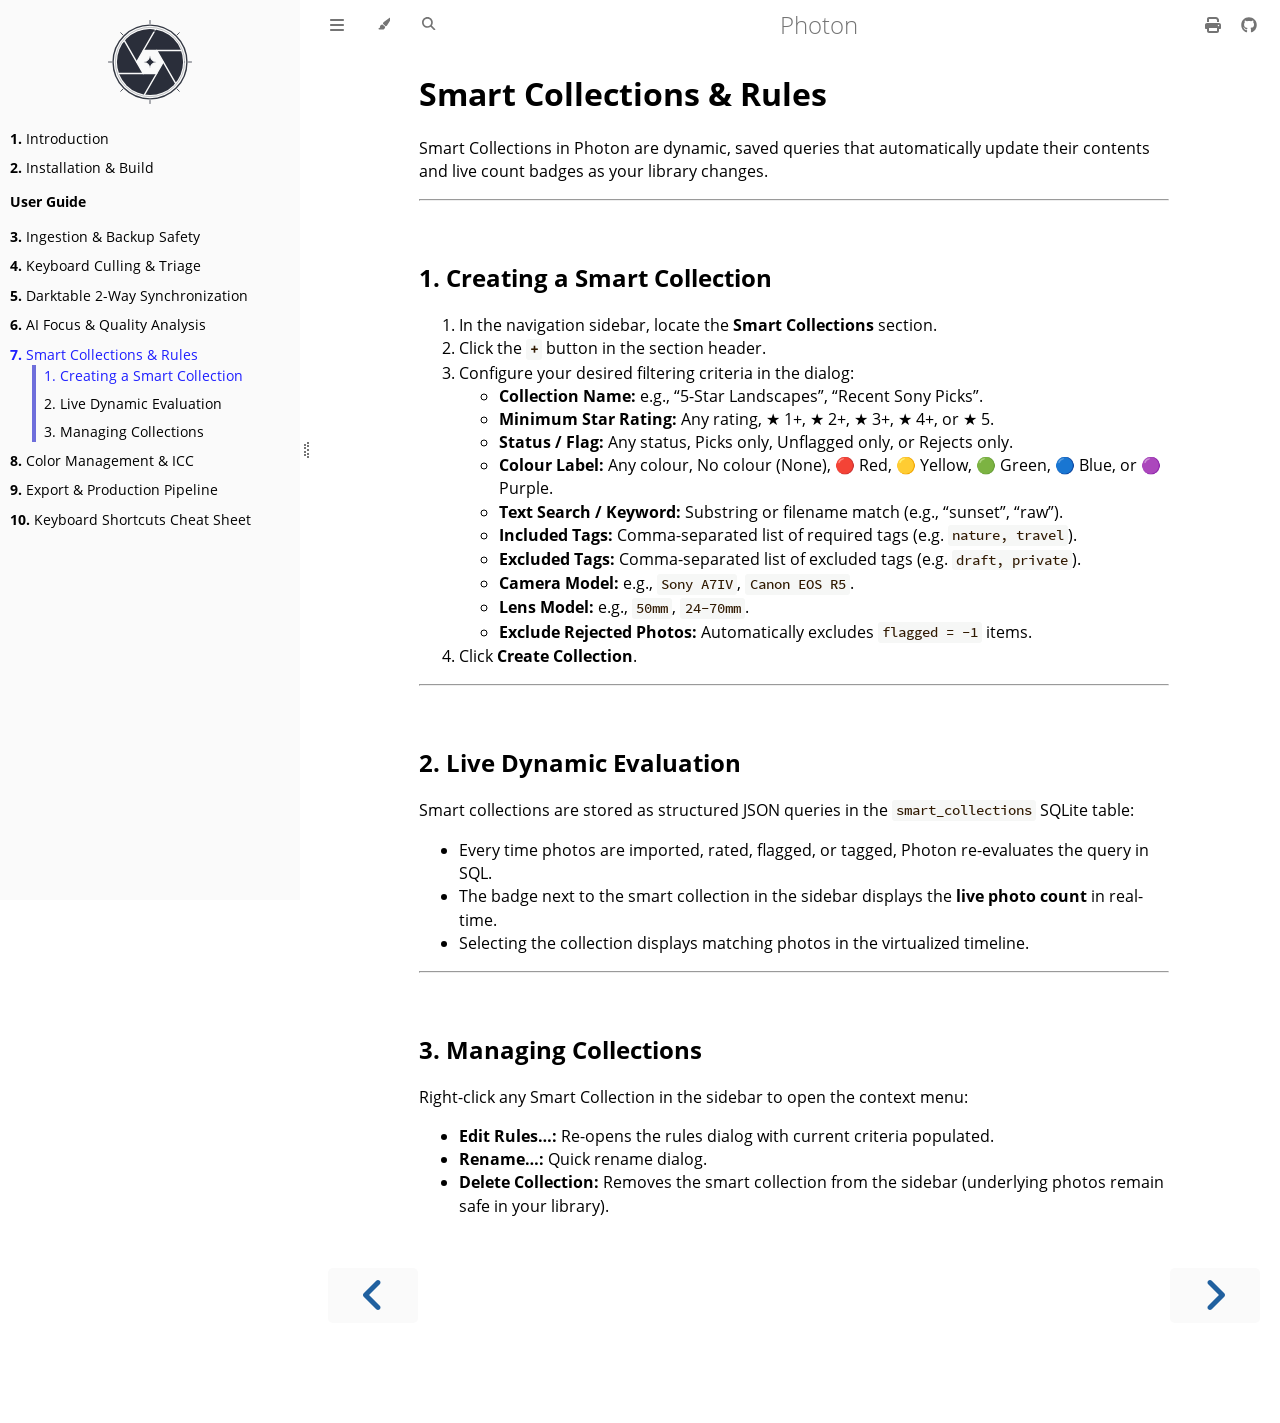
<file: guide/smart_collections.html>
<!DOCTYPE HTML>
<html lang="en" class="light sidebar-visible" dir="ltr">
    <head>
        <!-- Book generated using mdBook -->
        <meta charset="UTF-8">
        <title>Smart Collections &amp; Rules - Photon</title>


        <!-- Custom HTML head -->

        <meta name="description" content="">
        <meta name="viewport" content="width=device-width, initial-scale=1">
        <meta name="theme-color" content="#ffffff">

        <link rel="icon" href="../favicon-c20f9d9e.svg">
        <link rel="stylesheet" href="../css/variables-8adf115d.css">
        <link rel="stylesheet" href="../css/general-0392ca55.css">
        <link rel="stylesheet" href="../css/chrome-fc474251.css">
        <link rel="stylesheet" href="../css/print-9e4910d8.css" media="print">

        <!-- Fonts -->
        <link rel="stylesheet" href="../fonts/fonts-9644e21d.css">

        <!-- Highlight.js Stylesheets -->
        <link rel="stylesheet" id="mdbook-highlight-css" href="../highlight-493f70e1.css">
        <link rel="stylesheet" id="mdbook-tomorrow-night-css" href="../tomorrow-night-4c0ae647.css">
        <link rel="stylesheet" id="mdbook-ayu-highlight-css" href="../ayu-highlight-3fdfc3ac.css">

        <!-- Custom theme stylesheets -->
        <link rel="stylesheet" href="../src/custom-6ac2dfa5.css">


        <!-- Provide site root and default themes to javascript -->
        <script>
            const path_to_root = "../";
            const default_light_theme = "light";
            const default_dark_theme = "navy";
            window.path_to_searchindex_js = "../searchindex-54cfd295.js";
        </script>
        <!-- Start loading toc.js asap -->
        <script src="../toc-0c2e6eb5.js"></script>
    </head>
    <body>
    <div id="mdbook-help-container">
        <div id="mdbook-help-popup">
            <h2 class="mdbook-help-title">Keyboard shortcuts</h2>
            <div>
                <p>Press <kbd>←</kbd> or <kbd>→</kbd> to navigate between chapters</p>
                <p>Press <kbd>S</kbd> or <kbd>/</kbd> to search in the book</p>
                <p>Press <kbd>?</kbd> to show this help</p>
                <p>Press <kbd>Esc</kbd> to hide this help</p>
            </div>
        </div>
    </div>
    <div id="mdbook-body-container">
        <!-- Work around some values being stored in localStorage wrapped in quotes -->
        <script>
            try {
                let theme = localStorage.getItem('mdbook-theme');
                let sidebar = localStorage.getItem('mdbook-sidebar');

                if (theme.startsWith('"') && theme.endsWith('"')) {
                    localStorage.setItem('mdbook-theme', theme.slice(1, theme.length - 1));
                }

                if (sidebar.startsWith('"') && sidebar.endsWith('"')) {
                    localStorage.setItem('mdbook-sidebar', sidebar.slice(1, sidebar.length - 1));
                }
            } catch (e) { }
        </script>

        <!-- Set the theme before any content is loaded, prevents flash -->
        <script>
            const default_theme = window.matchMedia("(prefers-color-scheme: dark)").matches ? default_dark_theme : default_light_theme;
            let theme;
            try { theme = localStorage.getItem('mdbook-theme'); } catch(e) { }
            if (theme === null || theme === undefined) { theme = default_theme; }
            const html = document.documentElement;
            html.classList.remove('light')
            html.classList.add(theme);
            html.classList.add("js");
        </script>

        <input type="checkbox" id="mdbook-sidebar-toggle-anchor" class="hidden">

        <!-- Hide / unhide sidebar before it is displayed -->
        <script>
            let sidebar = null;
            const sidebar_toggle = document.getElementById("mdbook-sidebar-toggle-anchor");
            if (document.body.clientWidth >= 1080) {
                try { sidebar = localStorage.getItem('mdbook-sidebar'); } catch(e) { }
                sidebar = sidebar || 'visible';
            } else {
                sidebar = 'hidden';
                sidebar_toggle.checked = false;
            }
            if (sidebar === 'visible') {
                sidebar_toggle.checked = true;
            } else {
                html.classList.remove('sidebar-visible');
            }
        </script>

        <nav id="mdbook-sidebar" class="sidebar" aria-label="Table of contents">
            <!-- populated by js -->
            <mdbook-sidebar-scrollbox class="sidebar-scrollbox"></mdbook-sidebar-scrollbox>
            <noscript>
                <iframe class="sidebar-iframe-outer" src="../toc.html"></iframe>
            </noscript>
            <div id="mdbook-sidebar-resize-handle" class="sidebar-resize-handle">
                <div class="sidebar-resize-indicator"></div>
            </div>
        </nav>

        <div id="mdbook-page-wrapper" class="page-wrapper">

            <div class="page">
                <div id="mdbook-menu-bar-hover-placeholder"></div>
                <div id="mdbook-menu-bar" class="menu-bar sticky">
                    <div class="left-buttons">
                        <label id="mdbook-sidebar-toggle" class="icon-button" for="mdbook-sidebar-toggle-anchor" title="Toggle Table of Contents" aria-label="Toggle Table of Contents" aria-controls="mdbook-sidebar">
                            <span class=fa-svg><svg xmlns="http://www.w3.org/2000/svg" viewBox="0 0 448 512"><!--! Font Awesome Free 6.2.0 by @fontawesome - https://fontawesome.com License - https://fontawesome.com/license/free (Icons: CC BY 4.0, Fonts: SIL OFL 1.1, Code: MIT License) Copyright 2022 Fonticons, Inc. --><path d="M0 96C0 78.3 14.3 64 32 64H416c17.7 0 32 14.3 32 32s-14.3 32-32 32H32C14.3 128 0 113.7 0 96zM0 256c0-17.7 14.3-32 32-32H416c17.7 0 32 14.3 32 32s-14.3 32-32 32H32c-17.7 0-32-14.3-32-32zM448 416c0 17.7-14.3 32-32 32H32c-17.7 0-32-14.3-32-32s14.3-32 32-32H416c17.7 0 32 14.3 32 32z"/></svg></span>
                        </label>
                        <button id="mdbook-theme-toggle" class="icon-button" type="button" title="Change theme" aria-label="Change theme" aria-haspopup="true" aria-expanded="false" aria-controls="mdbook-theme-list">
                            <span class=fa-svg><svg xmlns="http://www.w3.org/2000/svg" viewBox="0 0 576 512"><!--! Font Awesome Free 6.2.0 by @fontawesome - https://fontawesome.com License - https://fontawesome.com/license/free (Icons: CC BY 4.0, Fonts: SIL OFL 1.1, Code: MIT License) Copyright 2022 Fonticons, Inc. --><path d="M371.3 367.1c27.3-3.9 51.9-19.4 67.2-42.9L600.2 74.1c12.6-19.5 9.4-45.3-7.6-61.2S549.7-4.4 531.1 9.6L294.4 187.2c-24 18-38.2 46.1-38.4 76.1L371.3 367.1zm-19.6 25.4l-116-104.4C175.9 290.3 128 339.6 128 400c0 3.9 .2 7.8 .6 11.6c1.8 17.5-10.2 36.4-27.8 36.4H96c-17.7 0-32 14.3-32 32s14.3 32 32 32H240c61.9 0 112-50.1 112-112c0-2.5-.1-5-.2-7.5z"/></svg></span>
                        </button>
                        <ul id="mdbook-theme-list" class="theme-popup" aria-label="Themes" role="menu">
                            <li role="none"><button role="menuitem" class="theme" id="mdbook-theme-default_theme">Auto</button></li>
                            <li role="none"><button role="menuitem" class="theme" id="mdbook-theme-light">Light</button></li>
                            <li role="none"><button role="menuitem" class="theme" id="mdbook-theme-rust">Rust</button></li>
                            <li role="none"><button role="menuitem" class="theme" id="mdbook-theme-coal">Coal</button></li>
                            <li role="none"><button role="menuitem" class="theme" id="mdbook-theme-navy">Navy</button></li>
                            <li role="none"><button role="menuitem" class="theme" id="mdbook-theme-ayu">Ayu</button></li>
                        </ul>
                        <button id="mdbook-search-toggle" class="icon-button" type="button" title="Search (`/`)" aria-label="Toggle Searchbar" aria-expanded="false" aria-keyshortcuts="/ s" aria-controls="mdbook-searchbar">
                            <span class=fa-svg><svg xmlns="http://www.w3.org/2000/svg" viewBox="0 0 512 512"><!--! Font Awesome Free 6.2.0 by @fontawesome - https://fontawesome.com License - https://fontawesome.com/license/free (Icons: CC BY 4.0, Fonts: SIL OFL 1.1, Code: MIT License) Copyright 2022 Fonticons, Inc. --><path d="M416 208c0 45.9-14.9 88.3-40 122.7L502.6 457.4c12.5 12.5 12.5 32.8 0 45.3s-32.8 12.5-45.3 0L330.7 376c-34.4 25.2-76.8 40-122.7 40C93.1 416 0 322.9 0 208S93.1 0 208 0S416 93.1 416 208zM208 352c79.5 0 144-64.5 144-144s-64.5-144-144-144S64 128.5 64 208s64.5 144 144 144z"/></svg></span>
                        </button>
                    </div>

                    <h1 class="menu-title">Photon</h1>

                    <div class="right-buttons">
                        <a href="../print.html" title="Print this book" aria-label="Print this book">
                            <span class=fa-svg id="print-button"><svg xmlns="http://www.w3.org/2000/svg" viewBox="0 0 512 512"><!--! Font Awesome Free 6.2.0 by @fontawesome - https://fontawesome.com License - https://fontawesome.com/license/free (Icons: CC BY 4.0, Fonts: SIL OFL 1.1, Code: MIT License) Copyright 2022 Fonticons, Inc. --><path d="M128 0C92.7 0 64 28.7 64 64v96h64V64H354.7L384 93.3V160h64V93.3c0-17-6.7-33.3-18.7-45.3L400 18.7C388 6.7 371.7 0 354.7 0H128zM384 352v32 64H128V384 368 352H384zm64 32h32c17.7 0 32-14.3 32-32V256c0-35.3-28.7-64-64-64H64c-35.3 0-64 28.7-64 64v96c0 17.7 14.3 32 32 32H64v64c0 35.3 28.7 64 64 64H384c35.3 0 64-28.7 64-64V384zm-16-88c-13.3 0-24-10.7-24-24s10.7-24 24-24s24 10.7 24 24s-10.7 24-24 24z"/></svg></span>
                        </a>
                        <a href="https://github.com/rudrab/Photon" title="Git repository" aria-label="Git repository">
                            <span class=fa-svg><svg xmlns="http://www.w3.org/2000/svg" viewBox="0 0 496 512"><!--! Font Awesome Free 6.2.0 by @fontawesome - https://fontawesome.com License - https://fontawesome.com/license/free (Icons: CC BY 4.0, Fonts: SIL OFL 1.1, Code: MIT License) Copyright 2022 Fonticons, Inc. --><path d="M165.9 397.4c0 2-2.3 3.6-5.2 3.6-3.3.3-5.6-1.3-5.6-3.6 0-2 2.3-3.6 5.2-3.6 3-.3 5.6 1.3 5.6 3.6zm-31.1-4.5c-.7 2 1.3 4.3 4.3 4.9 2.6 1 5.6 0 6.2-2s-1.3-4.3-4.3-5.2c-2.6-.7-5.5.3-6.2 2.3zm44.2-1.7c-2.9.7-4.9 2.6-4.6 4.9.3 2 2.9 3.3 5.9 2.6 2.9-.7 4.9-2.6 4.6-4.6-.3-1.9-3-3.2-5.9-2.9zM244.8 8C106.1 8 0 113.3 0 252c0 110.9 69.8 205.8 169.5 239.2 12.8 2.3 17.3-5.6 17.3-12.1 0-6.2-.3-40.4-.3-61.4 0 0-70 15-84.7-29.8 0 0-11.4-29.1-27.8-36.6 0 0-22.9-15.7 1.6-15.4 0 0 24.9 2 38.6 25.8 21.9 38.6 58.6 27.5 72.9 20.9 2.3-16 8.8-27.1 16-33.7-55.9-6.2-112.3-14.3-112.3-110.5 0-27.5 7.6-41.3 23.6-58.9-2.6-6.5-11.1-33.3 2.6-67.9 20.9-6.5 69 27 69 27 20-5.6 41.5-8.5 62.8-8.5s42.8 2.9 62.8 8.5c0 0 48.1-33.6 69-27 13.7 34.7 5.2 61.4 2.6 67.9 16 17.7 25.8 31.5 25.8 58.9 0 96.5-58.9 104.2-114.8 110.5 9.2 7.9 17 22.9 17 46.4 0 33.7-.3 75.4-.3 83.6 0 6.5 4.6 14.4 17.3 12.1C428.2 457.8 496 362.9 496 252 496 113.3 383.5 8 244.8 8zM97.2 352.9c-1.3 1-1 3.3.7 5.2 1.6 1.6 3.9 2.3 5.2 1 1.3-1 1-3.3-.7-5.2-1.6-1.6-3.9-2.3-5.2-1zm-10.8-8.1c-.7 1.3.3 2.9 2.3 3.9 1.6 1 3.6.7 4.3-.7.7-1.3-.3-2.9-2.3-3.9-2-.6-3.6-.3-4.3.7zm32.4 35.6c-1.6 1.3-1 4.3 1.3 6.2 2.3 2.3 5.2 2.6 6.5 1 1.3-1.3.7-4.3-1.3-6.2-2.2-2.3-5.2-2.6-6.5-1zm-11.4-14.7c-1.6 1-1.6 3.6 0 5.9 1.6 2.3 4.3 3.3 5.6 2.3 1.6-1.3 1.6-3.9 0-6.2-1.4-2.3-4-3.3-5.6-2z"/></svg></span>
                        </a>

                    </div>
                </div>

                <div id="mdbook-search-wrapper" class="hidden">
                    <form id="mdbook-searchbar-outer" class="searchbar-outer">
                        <div class="search-wrapper">
                            <input type="search" id="mdbook-searchbar" name="searchbar" placeholder="Search this book ..." aria-controls="mdbook-searchresults-outer" aria-describedby="searchresults-header">
                            <div class="spinner-wrapper">
                                <span class=fa-svg id="fa-spin"><svg xmlns="http://www.w3.org/2000/svg" viewBox="0 0 512 512"><!--! Font Awesome Free 6.2.0 by @fontawesome - https://fontawesome.com License - https://fontawesome.com/license/free (Icons: CC BY 4.0, Fonts: SIL OFL 1.1, Code: MIT License) Copyright 2022 Fonticons, Inc. --><path d="M304 48c0-26.5-21.5-48-48-48s-48 21.5-48 48s21.5 48 48 48s48-21.5 48-48zm0 416c0-26.5-21.5-48-48-48s-48 21.5-48 48s21.5 48 48 48s48-21.5 48-48zM48 304c26.5 0 48-21.5 48-48s-21.5-48-48-48s-48 21.5-48 48s21.5 48 48 48zm464-48c0-26.5-21.5-48-48-48s-48 21.5-48 48s21.5 48 48 48s48-21.5 48-48zM142.9 437c18.7-18.7 18.7-49.1 0-67.9s-49.1-18.7-67.9 0s-18.7 49.1 0 67.9s49.1 18.7 67.9 0zm0-294.2c18.7-18.7 18.7-49.1 0-67.9S93.7 56.2 75 75s-18.7 49.1 0 67.9s49.1 18.7 67.9 0zM369.1 437c18.7 18.7 49.1 18.7 67.9 0s18.7-49.1 0-67.9s-49.1-18.7-67.9 0s-18.7 49.1 0 67.9z"/></svg></span>
                            </div>
                        </div>
                    </form>
                    <div id="mdbook-searchresults-outer" class="searchresults-outer hidden">
                        <div id="mdbook-searchresults-header" class="searchresults-header"></div>
                        <ul id="mdbook-searchresults">
                        </ul>
                    </div>
                </div>

                <!-- Apply ARIA attributes after the sidebar and the sidebar toggle button are added to the DOM -->
                <script>
                    document.getElementById('mdbook-sidebar-toggle').setAttribute('aria-expanded', sidebar === 'visible');
                    document.getElementById('mdbook-sidebar').setAttribute('aria-hidden', sidebar !== 'visible');
                    Array.from(document.querySelectorAll('#mdbook-sidebar a')).forEach(function(link) {
                        link.setAttribute('tabIndex', sidebar === 'visible' ? 0 : -1);
                    });
                </script>

                <div id="mdbook-content" class="content">
                    <main>
                        <h1 id="smart-collections--rules"><a class="header" href="#smart-collections--rules">Smart Collections &amp; Rules</a></h1>
<p>Smart Collections in Photon are dynamic, saved queries that automatically update their contents and live count badges as your library changes.</p>
<hr>
<h2 id="1-creating-a-smart-collection"><a class="header" href="#1-creating-a-smart-collection">1. Creating a Smart Collection</a></h2>
<ol>
<li>In the navigation sidebar, locate the <strong>Smart Collections</strong> section.</li>
<li>Click the <strong><code>+</code></strong> button in the section header.</li>
<li>Configure your desired filtering criteria in the dialog:
<ul>
<li><strong>Collection Name:</strong> e.g., “5-Star Landscapes”, “Recent Sony Picks”.</li>
<li><strong>Minimum Star Rating:</strong> Any rating, ★ 1+, ★ 2+, ★ 3+, ★ 4+, or ★ 5.</li>
<li><strong>Status / Flag:</strong> Any status, Picks only, Unflagged only, or Rejects only.</li>
<li><strong>Colour Label:</strong> Any colour, No colour (None), 🔴 Red, 🟡 Yellow, 🟢 Green, 🔵 Blue, or 🟣 Purple.</li>
<li><strong>Text Search / Keyword:</strong> Substring or filename match (e.g., “sunset”, “raw”).</li>
<li><strong>Included Tags:</strong> Comma-separated list of required tags (e.g. <code>nature, travel</code>).</li>
<li><strong>Excluded Tags:</strong> Comma-separated list of excluded tags (e.g. <code>draft, private</code>).</li>
<li><strong>Camera Model:</strong> e.g., <code>Sony A7IV</code>, <code>Canon EOS R5</code>.</li>
<li><strong>Lens Model:</strong> e.g., <code>50mm</code>, <code>24-70mm</code>.</li>
<li><strong>Exclude Rejected Photos:</strong> Automatically excludes <code>flagged = -1</code> items.</li>
</ul>
</li>
<li>Click <strong>Create Collection</strong>.</li>
</ol>
<hr>
<h2 id="2-live-dynamic-evaluation"><a class="header" href="#2-live-dynamic-evaluation">2. Live Dynamic Evaluation</a></h2>
<p>Smart collections are stored as structured JSON queries in the <code>smart_collections</code> SQLite table:</p>
<ul>
<li>Every time photos are imported, rated, flagged, or tagged, Photon re-evaluates the query in SQL.</li>
<li>The badge next to the smart collection in the sidebar displays the <strong>live photo count</strong> in real-time.</li>
<li>Selecting the collection displays matching photos in the virtualized timeline.</li>
</ul>
<hr>
<h2 id="3-managing-collections"><a class="header" href="#3-managing-collections">3. Managing Collections</a></h2>
<p>Right-click any Smart Collection in the sidebar to open the context menu:</p>
<ul>
<li><strong>Edit Rules…:</strong> Re-opens the rules dialog with current criteria populated.</li>
<li><strong>Rename…:</strong> Quick rename dialog.</li>
<li><strong>Delete Collection:</strong> Removes the smart collection from the sidebar (underlying photos remain safe in your library).</li>
</ul>

                    </main>

                    <nav class="nav-wrapper" aria-label="Page navigation">
                        <!-- Mobile navigation buttons -->
                            <a rel="prev" href="../guide/ai_quality.html" class="mobile-nav-chapters previous" title="Previous chapter" aria-label="Previous chapter" aria-keyshortcuts="Left">
                                <span class=fa-svg><svg xmlns="http://www.w3.org/2000/svg" viewBox="0 0 320 512"><!--! Font Awesome Free 6.2.0 by @fontawesome - https://fontawesome.com License - https://fontawesome.com/license/free (Icons: CC BY 4.0, Fonts: SIL OFL 1.1, Code: MIT License) Copyright 2022 Fonticons, Inc. --><path d="M41.4 233.4c-12.5 12.5-12.5 32.8 0 45.3l160 160c12.5 12.5 32.8 12.5 45.3 0s12.5-32.8 0-45.3L109.3 256 246.6 118.6c12.5-12.5 12.5-32.8 0-45.3s-32.8-12.5-45.3 0l-160 160z"/></svg></span>
                            </a>

                            <a rel="next prefetch" href="../guide/color_management.html" class="mobile-nav-chapters next" title="Next chapter" aria-label="Next chapter" aria-keyshortcuts="Right">
                                <span class=fa-svg><svg xmlns="http://www.w3.org/2000/svg" viewBox="0 0 320 512"><!--! Font Awesome Free 6.2.0 by @fontawesome - https://fontawesome.com License - https://fontawesome.com/license/free (Icons: CC BY 4.0, Fonts: SIL OFL 1.1, Code: MIT License) Copyright 2022 Fonticons, Inc. --><path d="M278.6 233.4c12.5 12.5 12.5 32.8 0 45.3l-160 160c-12.5 12.5-32.8 12.5-45.3 0s-12.5-32.8 0-45.3L210.7 256 73.4 118.6c-12.5-12.5-12.5-32.8 0-45.3s32.8-12.5 45.3 0l160 160z"/></svg></span>
                            </a>

                        <div style="clear: both"></div>
                    </nav>
                </div>
            </div>

            <nav class="nav-wide-wrapper" aria-label="Page navigation">
                    <a rel="prev" href="../guide/ai_quality.html" class="nav-chapters previous" title="Previous chapter" aria-label="Previous chapter" aria-keyshortcuts="Left">
                        <span class=fa-svg><svg xmlns="http://www.w3.org/2000/svg" viewBox="0 0 320 512"><!--! Font Awesome Free 6.2.0 by @fontawesome - https://fontawesome.com License - https://fontawesome.com/license/free (Icons: CC BY 4.0, Fonts: SIL OFL 1.1, Code: MIT License) Copyright 2022 Fonticons, Inc. --><path d="M41.4 233.4c-12.5 12.5-12.5 32.8 0 45.3l160 160c12.5 12.5 32.8 12.5 45.3 0s12.5-32.8 0-45.3L109.3 256 246.6 118.6c12.5-12.5 12.5-32.8 0-45.3s-32.8-12.5-45.3 0l-160 160z"/></svg></span>
                    </a>

                    <a rel="next prefetch" href="../guide/color_management.html" class="nav-chapters next" title="Next chapter" aria-label="Next chapter" aria-keyshortcuts="Right">
                        <span class=fa-svg><svg xmlns="http://www.w3.org/2000/svg" viewBox="0 0 320 512"><!--! Font Awesome Free 6.2.0 by @fontawesome - https://fontawesome.com License - https://fontawesome.com/license/free (Icons: CC BY 4.0, Fonts: SIL OFL 1.1, Code: MIT License) Copyright 2022 Fonticons, Inc. --><path d="M278.6 233.4c12.5 12.5 12.5 32.8 0 45.3l-160 160c-12.5 12.5-32.8 12.5-45.3 0s-12.5-32.8 0-45.3L210.7 256 73.4 118.6c-12.5-12.5-12.5-32.8 0-45.3s32.8-12.5 45.3 0l160 160z"/></svg></span>
                    </a>
            </nav>

        </div>

        <template id=fa-eye><span class=fa-svg><svg xmlns="http://www.w3.org/2000/svg" viewBox="0 0 576 512"><!--! Font Awesome Free 6.2.0 by @fontawesome - https://fontawesome.com License - https://fontawesome.com/license/free (Icons: CC BY 4.0, Fonts: SIL OFL 1.1, Code: MIT License) Copyright 2022 Fonticons, Inc. --><path d="M288 32c-80.8 0-145.5 36.8-192.6 80.6C48.6 156 17.3 208 2.5 243.7c-3.3 7.9-3.3 16.7 0 24.6C17.3 304 48.6 356 95.4 399.4C142.5 443.2 207.2 480 288 480s145.5-36.8 192.6-80.6c46.8-43.5 78.1-95.4 93-131.1c3.3-7.9 3.3-16.7 0-24.6c-14.9-35.7-46.2-87.7-93-131.1C433.5 68.8 368.8 32 288 32zM432 256c0 79.5-64.5 144-144 144s-144-64.5-144-144s64.5-144 144-144s144 64.5 144 144zM288 192c0 35.3-28.7 64-64 64c-11.5 0-22.3-3-31.6-8.4c-.2 2.8-.4 5.5-.4 8.4c0 53 43 96 96 96s96-43 96-96s-43-96-96-96c-2.8 0-5.6 .1-8.4 .4c5.3 9.3 8.4 20.1 8.4 31.6z"/></svg></span></template>
        <template id=fa-eye-slash><span class=fa-svg><svg xmlns="http://www.w3.org/2000/svg" viewBox="0 0 640 512"><!--! Font Awesome Free 6.2.0 by @fontawesome - https://fontawesome.com License - https://fontawesome.com/license/free (Icons: CC BY 4.0, Fonts: SIL OFL 1.1, Code: MIT License) Copyright 2022 Fonticons, Inc. --><path d="M38.8 5.1C28.4-3.1 13.3-1.2 5.1 9.2S-1.2 34.7 9.2 42.9l592 464c10.4 8.2 25.5 6.3 33.7-4.1s6.3-25.5-4.1-33.7L525.6 386.7c39.6-40.6 66.4-86.1 79.9-118.4c3.3-7.9 3.3-16.7 0-24.6c-14.9-35.7-46.2-87.7-93-131.1C465.5 68.8 400.8 32 320 32c-68.2 0-125 26.3-169.3 60.8L38.8 5.1zM223.1 149.5C248.6 126.2 282.7 112 320 112c79.5 0 144 64.5 144 144c0 24.9-6.3 48.3-17.4 68.7L408 294.5c5.2-11.8 8-24.8 8-38.5c0-53-43-96-96-96c-2.8 0-5.6 .1-8.4 .4c5.3 9.3 8.4 20.1 8.4 31.6c0 10.2-2.4 19.8-6.6 28.3l-90.3-70.8zm223.1 298L373 389.9c-16.4 6.5-34.3 10.1-53 10.1c-79.5 0-144-64.5-144-144c0-6.9 .5-13.6 1.4-20.2L83.1 161.5C60.3 191.2 44 220.8 34.5 243.7c-3.3 7.9-3.3 16.7 0 24.6c14.9 35.7 46.2 87.7 93 131.1C174.5 443.2 239.2 480 320 480c47.8 0 89.9-12.9 126.2-32.5z"/></svg></span></template>
        <template id=fa-copy><span class=fa-svg><svg xmlns="http://www.w3.org/2000/svg" viewBox="0 0 512 512"><!--! Font Awesome Free 6.2.0 by @fontawesome - https://fontawesome.com License - https://fontawesome.com/license/free (Icons: CC BY 4.0, Fonts: SIL OFL 1.1, Code: MIT License) Copyright 2022 Fonticons, Inc. --><path d="M502.6 70.63l-61.25-61.25C435.4 3.371 427.2 0 418.7 0H255.1c-35.35 0-64 28.66-64 64l.0195 256C192 355.4 220.7 384 256 384h192c35.2 0 64-28.8 64-64V93.25C512 84.77 508.6 76.63 502.6 70.63zM464 320c0 8.836-7.164 16-16 16H255.1c-8.838 0-16-7.164-16-16L239.1 64.13c0-8.836 7.164-16 16-16h128L384 96c0 17.67 14.33 32 32 32h47.1V320zM272 448c0 8.836-7.164 16-16 16H63.1c-8.838 0-16-7.164-16-16L47.98 192.1c0-8.836 7.164-16 16-16H160V128H63.99c-35.35 0-64 28.65-64 64l.0098 256C.002 483.3 28.66 512 64 512h192c35.2 0 64-28.8 64-64v-32h-47.1L272 448z"/></svg></span></template>
        <template id=fa-play><span class=fa-svg><svg xmlns="http://www.w3.org/2000/svg" viewBox="0 0 384 512"><!--! Font Awesome Free 6.2.0 by @fontawesome - https://fontawesome.com License - https://fontawesome.com/license/free (Icons: CC BY 4.0, Fonts: SIL OFL 1.1, Code: MIT License) Copyright 2022 Fonticons, Inc. --><path d="M73 39c-14.8-9.1-33.4-9.4-48.5-.9S0 62.6 0 80V432c0 17.4 9.4 33.4 24.5 41.9s33.7 8.1 48.5-.9L361 297c14.3-8.7 23-24.2 23-41s-8.7-32.2-23-41L73 39z"/></svg></span></template>
        <template id=fa-clock-rotate-left><span class=fa-svg><svg xmlns="http://www.w3.org/2000/svg" viewBox="0 0 512 512"><!--! Font Awesome Free 6.2.0 by @fontawesome - https://fontawesome.com License - https://fontawesome.com/license/free (Icons: CC BY 4.0, Fonts: SIL OFL 1.1, Code: MIT License) Copyright 2022 Fonticons, Inc. --><path d="M75 75L41 41C25.9 25.9 0 36.6 0 57.9V168c0 13.3 10.7 24 24 24H134.1c21.4 0 32.1-25.9 17-41l-30.8-30.8C155 85.5 203 64 256 64c106 0 192 86 192 192s-86 192-192 192c-40.8 0-78.6-12.7-109.7-34.4c-14.5-10.1-34.4-6.6-44.6 7.9s-6.6 34.4 7.9 44.6C151.2 495 201.7 512 256 512c141.4 0 256-114.6 256-256S397.4 0 256 0C185.3 0 121.3 28.7 75 75zm181 53c-13.3 0-24 10.7-24 24V256c0 6.4 2.5 12.5 7 17l72 72c9.4 9.4 24.6 9.4 33.9 0s9.4-24.6 0-33.9l-65-65V152c0-13.3-10.7-24-24-24z"/></svg></span></template>



        <script>
            window.playground_copyable = true;
        </script>


        <script src="../elasticlunr-ef4e11c1.min.js"></script>
        <script src="../mark-09e88c2c.min.js"></script>
        <script src="../searcher-09f2665d.js"></script>

        <script src="../clipboard-1626706a.min.js"></script>
        <script src="../highlight-abc7f01d.js"></script>
        <script src="../book-c22b7243.js"></script>

        <!-- Custom JS scripts -->
        <script src="../src/custom-5e78988c.js"></script>



    </div>
    </body>
</html>
</file>
<file: css/variables-8adf115d.css>
/* Globals */

:root {
    --sidebar-target-width: 300px;
    --sidebar-width: min(var(--sidebar-target-width), 80vw);
    --sidebar-resize-indicator-width: 8px;
    --sidebar-resize-indicator-space: 2px;
    --page-padding: 15px;
    --content-max-width: 750px;
    --menu-bar-height: 50px;
    --mono-font: "Source Code Pro", Consolas, "Ubuntu Mono", Menlo, "DejaVu Sans Mono", monospace, monospace;
    --code-font-size: 0.875em; /* please adjust the ace font size accordingly in editor.js */
    --searchbar-margin-block-start: 5px;
}

/* Themes */

.ayu {
    --bg: hsl(210, 25%, 8%);
    --fg: #c5c5c5;

    --sidebar-bg: #14191f;
    --sidebar-fg: #c8c9db;
    --sidebar-non-existant: #5c6773;
    --sidebar-active: #ffb454;
    --sidebar-spacer: #2d334f;

    --scrollbar: var(--sidebar-fg);

    --icons: #737480;
    --icons-hover: #b7b9cc;

    --links: #0096cf;

    --inline-code-color: #ffb454;

    --theme-popup-bg: #14191f;
    --theme-popup-border: #5c6773;
    --theme-hover: #191f26;

    --quote-bg: hsl(226, 15%, 17%);
    --quote-border: hsl(226, 15%, 22%);

    --warning-border: #ff8e00;

    --table-border-color: hsl(210, 25%, 13%);
    --table-header-bg: hsl(210, 25%, 28%);
    --table-alternate-bg: hsl(210, 25%, 11%);

    --searchbar-border-color: #848484;
    --searchbar-bg: #424242;
    --searchbar-fg: #fff;
    --searchbar-shadow-color: #d4c89f;
    --searchresults-header-fg: #666;
    --searchresults-border-color: #888;
    --searchresults-li-bg: #252932;
    --search-mark-bg: #e3b171;

    --color-scheme: dark;

    /* Same as `--icons` */
    --copy-button-filter: invert(45%) sepia(6%) saturate(621%) hue-rotate(198deg) brightness(99%) contrast(85%);
    /* Same as `--sidebar-active` */
    --copy-button-filter-hover: invert(68%) sepia(55%) saturate(531%) hue-rotate(341deg) brightness(104%) contrast(101%);

    --footnote-highlight: #2668a6;

    --overlay-bg: rgba(33, 40, 48, 0.4);

    --blockquote-note-color: #74b9ff;
    --blockquote-tip-color: #09ca09;
    --blockquote-important-color: #d3abff;
    --blockquote-warning-color: #f0b72f;
    --blockquote-caution-color: #f21424;

    --sidebar-header-border-color: #c18639;
}

.coal {
    --bg: hsl(200, 7%, 8%);
    --fg: #98a3ad;

    --sidebar-bg: #292c2f;
    --sidebar-fg: #a1adb8;
    --sidebar-non-existant: #505254;
    --sidebar-active: #3473ad;
    --sidebar-spacer: #393939;

    --scrollbar: var(--sidebar-fg);

    --icons: #43484d;
    --icons-hover: #b3c0cc;

    --links: #2b79a2;

    --inline-code-color: #c5c8c6;

    --theme-popup-bg: #141617;
    --theme-popup-border: #43484d;
    --theme-hover: #1f2124;

    --quote-bg: hsl(234, 21%, 18%);
    --quote-border: hsl(234, 21%, 23%);

    --warning-border: #ff8e00;

    --table-border-color: hsl(200, 7%, 13%);
    --table-header-bg: hsl(200, 7%, 28%);
    --table-alternate-bg: hsl(200, 7%, 11%);

    --searchbar-border-color: #aaa;
    --searchbar-bg: #b7b7b7;
    --searchbar-fg: #000;
    --searchbar-shadow-color: #aaa;
    --searchresults-header-fg: #666;
    --searchresults-border-color: #98a3ad;
    --searchresults-li-bg: #2b2b2f;
    --search-mark-bg: #355c7d;

    --color-scheme: dark;

    /* Same as `--icons` */
    --copy-button-filter: invert(26%) sepia(8%) saturate(575%) hue-rotate(169deg) brightness(87%) contrast(82%);
    /* Same as `--sidebar-active` */
    --copy-button-filter-hover: invert(36%) sepia(70%) saturate(503%) hue-rotate(167deg) brightness(98%) contrast(89%);

    --footnote-highlight: #4079ae;

    --overlay-bg: rgba(33, 40, 48, 0.4);

    --blockquote-note-color: #4493f8;
    --blockquote-tip-color: #08ae08;
    --blockquote-important-color: #ab7df8;
    --blockquote-warning-color: #d29922;
    --blockquote-caution-color: #d91b29;

    --sidebar-header-border-color: #3473ad;
}

.light, html:not(.js) {
    --bg: hsl(0, 0%, 100%);
    --fg: hsl(0, 0%, 0%);

    --sidebar-bg: #fafafa;
    --sidebar-fg: hsl(0, 0%, 0%);
    --sidebar-non-existant: #aaaaaa;
    --sidebar-active: #1f1fff;
    --sidebar-spacer: #f4f4f4;

    --scrollbar: #8F8F8F;

    --icons: #747474;
    --icons-hover: #000000;

    --links: #20609f;

    --inline-code-color: #301900;

    --theme-popup-bg: #fafafa;
    --theme-popup-border: #cccccc;
    --theme-hover: #e6e6e6;

    --quote-bg: hsl(197, 37%, 96%);
    --quote-border: hsl(197, 37%, 91%);

    --warning-border: #ff8e00;

    --table-border-color: hsl(0, 0%, 95%);
    --table-header-bg: hsl(0, 0%, 80%);
    --table-alternate-bg: hsl(0, 0%, 97%);

    --searchbar-border-color: #aaa;
    --searchbar-bg: #fafafa;
    --searchbar-fg: #000;
    --searchbar-shadow-color: #aaa;
    --searchresults-header-fg: #666;
    --searchresults-border-color: #888;
    --searchresults-li-bg: #e4f2fe;
    --search-mark-bg: #a2cff5;

    --color-scheme: light;

    /* Same as `--icons` */
    --copy-button-filter: invert(45.49%);
    /* Same as `--sidebar-active` */
    --copy-button-filter-hover: invert(14%) sepia(93%) saturate(4250%) hue-rotate(243deg) brightness(99%) contrast(130%);

    --footnote-highlight: #7e7eff;

    --overlay-bg: rgba(200, 200, 205, 0.4);

    --blockquote-note-color: #0969da;
    --blockquote-tip-color: #008000;
    --blockquote-important-color: #8250df;
    --blockquote-warning-color: #9a6700;
    --blockquote-caution-color: #b52731;

    --sidebar-header-border-color: #6e6edb;
}

.navy {
    --bg: hsl(226, 23%, 11%);
    --fg: #bcbdd0;

    --sidebar-bg: #282d3f;
    --sidebar-fg: #c8c9db;
    --sidebar-non-existant: #505274;
    --sidebar-active: #2b79a2;
    --sidebar-spacer: #2d334f;

    --scrollbar: var(--sidebar-fg);

    --icons: #737480;
    --icons-hover: #b7b9cc;

    --links: #2b79a2;

    --inline-code-color: #c5c8c6;

    --theme-popup-bg: #161923;
    --theme-popup-border: #737480;
    --theme-hover: #282e40;

    --quote-bg: hsl(226, 15%, 17%);
    --quote-border: hsl(226, 15%, 22%);

    --warning-border: #ff8e00;

    --table-border-color: hsl(226, 23%, 16%);
    --table-header-bg: hsl(226, 23%, 31%);
    --table-alternate-bg: hsl(226, 23%, 14%);

    --searchbar-border-color: #aaa;
    --searchbar-bg: #aeaec6;
    --searchbar-fg: #000;
    --searchbar-shadow-color: #aaa;
    --searchresults-header-fg: #5f5f71;
    --searchresults-border-color: #5c5c68;
    --searchresults-li-bg: #242430;
    --search-mark-bg: #a2cff5;

    --color-scheme: dark;

    /* Same as `--icons` */
    --copy-button-filter: invert(51%) sepia(10%) saturate(393%) hue-rotate(198deg) brightness(86%) contrast(87%);
    /* Same as `--sidebar-active` */
    --copy-button-filter-hover: invert(46%) sepia(20%) saturate(1537%) hue-rotate(156deg) brightness(85%) contrast(90%);

    --footnote-highlight: #4079ae;

    --overlay-bg: rgba(33, 40, 48, 0.4);

    --blockquote-note-color: #4493f8;
    --blockquote-tip-color: #09ca09;
    --blockquote-important-color: #ab7df8;
    --blockquote-warning-color: #d29922;
    --blockquote-caution-color: #f21424;

    --sidebar-header-border-color: #2f6ab5;
}

.rust {
    --bg: hsl(60, 9%, 87%);
    --fg: #262625;

    --sidebar-bg: #3b2e2a;
    --sidebar-fg: #c8c9db;
    --sidebar-non-existant: #505254;
    --sidebar-active: #e69f67;
    --sidebar-spacer: #45373a;

    --scrollbar: var(--sidebar-fg);

    --icons: #737480;
    --icons-hover: #262625;

    --links: #2b79a2;

    --inline-code-color: #6e6b5e;

    --theme-popup-bg: #e1e1db;
    --theme-popup-border: #b38f6b;
    --theme-hover: #99908a;

    --quote-bg: hsl(60, 5%, 75%);
    --quote-border: hsl(60, 5%, 70%);

    --warning-border: #ff8e00;

    --table-border-color: hsl(60, 9%, 82%);
    --table-header-bg: #b3a497;
    --table-alternate-bg: hsl(60, 9%, 84%);

    --searchbar-border-color: #aaa;
    --searchbar-bg: #fafafa;
    --searchbar-fg: #000;
    --searchbar-shadow-color: #aaa;
    --searchresults-header-fg: #666;
    --searchresults-border-color: #888;
    --searchresults-li-bg: #dec2a2;
    --search-mark-bg: #e69f67;

    /* Same as `--icons` */
    --copy-button-filter: invert(51%) sepia(10%) saturate(393%) hue-rotate(198deg) brightness(86%) contrast(87%);
    /* Same as `--sidebar-active` */
    --copy-button-filter-hover: invert(77%) sepia(16%) saturate(1798%) hue-rotate(328deg) brightness(98%) contrast(83%);

    --footnote-highlight: #d3a17a;

    --overlay-bg: rgba(150, 150, 150, 0.25);

    --blockquote-note-color: #023b95;
    --blockquote-tip-color: #007700;
    --blockquote-important-color: #8250df;
    --blockquote-warning-color: #603700;
    --blockquote-caution-color: #aa1721;

    --sidebar-header-border-color: #8c391f;
}

@media (prefers-color-scheme: dark) {
    html:not(.js) {
        --bg: hsl(200, 7%, 8%);
        --fg: #98a3ad;

        --sidebar-bg: #292c2f;
        --sidebar-fg: #a1adb8;
        --sidebar-non-existant: #505254;
        --sidebar-active: #3473ad;
        --sidebar-spacer: #393939;

        --scrollbar: var(--sidebar-fg);

        --icons: #43484d;
        --icons-hover: #b3c0cc;

        --links: #2b79a2;

        --inline-code-color: #c5c8c6;

        --theme-popup-bg: #141617;
        --theme-popup-border: #43484d;
        --theme-hover: #1f2124;

        --quote-bg: hsl(234, 21%, 18%);
        --quote-border: hsl(234, 21%, 23%);

        --warning-border: #ff8e00;

        --table-border-color: hsl(200, 7%, 13%);
        --table-header-bg: hsl(200, 7%, 28%);
        --table-alternate-bg: hsl(200, 7%, 11%);

        --searchbar-border-color: #aaa;
        --searchbar-bg: #b7b7b7;
        --searchbar-fg: #000;
        --searchbar-shadow-color: #aaa;
        --searchresults-header-fg: #666;
        --searchresults-border-color: #98a3ad;
        --searchresults-li-bg: #2b2b2f;
        --search-mark-bg: #355c7d;

        --color-scheme: dark;

        /* Same as `--icons` */
        --copy-button-filter: invert(26%) sepia(8%) saturate(575%) hue-rotate(169deg) brightness(87%) contrast(82%);
        /* Same as `--sidebar-active` */
        --copy-button-filter-hover: invert(36%) sepia(70%) saturate(503%) hue-rotate(167deg) brightness(98%) contrast(89%);

        --footnote-highlight: #4079ae;

        --overlay-bg: rgba(33, 40, 48, 0.4);

        --blockquote-note-color: #4493f8;
        --blockquote-tip-color: #08ae08;
        --blockquote-important-color: #ab7df8;
        --blockquote-warning-color: #d29922;
        --blockquote-caution-color: #d91b29;

        --sidebar-header-border-color: #3473ad;
    }
}
</file>
<file: css/general-0392ca55.css>
/* Base styles and content styles */

:root {
    /* Browser default font-size is 16px, this way 1 rem = 10px */
    font-size: 62.5%;
    color-scheme: var(--color-scheme);
}

html {
    font-family: "Open Sans", sans-serif;
    color: var(--fg);
    background-color: var(--bg);
    text-size-adjust: none;
    -webkit-text-size-adjust: none;
}

body {
    margin: 0;
    font-size: 1.6rem;
    overflow-x: hidden;
}

code {
    font-family: var(--mono-font) !important;
    font-size: var(--code-font-size);
    direction: ltr !important;
}

/* make long words/inline code not x overflow */
main {
    overflow-wrap: break-word;
}

/* make wide tables scroll if they overflow */
.table-wrapper {
    overflow-x: auto;
}

/* Don't change font size in headers. */
h1 code, h2 code, h3 code, h4 code, h5 code, h6 code {
    font-size: unset;
}

.left { float: left; }
.right { float: right; }
.boring { opacity: 0.6; }
.hide-boring .boring { display: none; }
.hidden { display: none !important; }

h2, h3 { margin-block-start: 2.5em; }
h4, h5 { margin-block-start: 2em; }

.header + .header h3,
.header + .header h4,
.header + .header h5 {
    margin-block-start: 1em;
}

h1:target::before,
h2:target::before,
h3:target::before,
h4:target::before,
h5:target::before,
h6:target::before,
dt:target::before {
    display: inline-block;
    content: "»";
    margin-inline-start: -30px;
    width: 30px;
}

/* This is broken on Safari as of version 14, but is fixed
   in Safari Technology Preview 117 which I think will be Safari 14.2.
   https://bugs.webkit.org/show_bug.cgi?id=218076
*/
:target {
    /* Safari does not support logical properties */
    scroll-margin-top: calc(var(--menu-bar-height) + 0.5em);
}

.page {
    outline: 0;
    padding: 0 var(--page-padding);
    margin-block-start: calc(0px - var(--menu-bar-height)); /* Compensate for the #mdbook-menu-bar-hover-placeholder */
}
.page-wrapper {
    box-sizing: border-box;
    background-color: var(--bg);
}
html:not(.js) .page-wrapper,
.js:not(.sidebar-resizing) .page-wrapper {
    transition: margin-left 0.3s ease, transform 0.3s ease; /* Animation: slide away */
}
[dir=rtl]:not(.js) .page-wrapper,
[dir=rtl].js:not(.sidebar-resizing) .page-wrapper {
    transition: margin-right 0.3s ease, transform 0.3s ease; /* Animation: slide away */
}

.content {
    overflow-y: auto;
    padding: 0 5px 50px 5px;
}
.content main {
    margin-inline-start: auto;
    margin-inline-end: auto;
    max-width: var(--content-max-width);
}
.content p { line-height: 1.45em; }
.content ol { line-height: 1.45em; }
.content ul { line-height: 1.45em; }
.content a { text-decoration: none; }
.content a:hover { text-decoration: underline; }
.content img, .content video { max-width: 100%; }
.content .header:link,
.content .header:visited {
    color: var(--fg);
}
.content .header:link,
.content .header:visited:hover {
    text-decoration: none;
}

table {
    margin: 0 auto;
    border-collapse: collapse;
}
table td {
    padding: 3px 20px;
    border: 1px var(--table-border-color) solid;
}
table thead {
    background: var(--table-header-bg);
}
table thead td {
    font-weight: 700;
    border: none;
}
table thead th {
    padding: 3px 20px;
}
table thead tr {
    border: 1px var(--table-header-bg) solid;
}
/* Alternate background colors for rows */
table tbody tr:nth-child(2n) {
    background: var(--table-alternate-bg);
}


blockquote {
    margin: 20px 0;
    padding: 0 20px;
    color: var(--fg);
    background-color: var(--quote-bg);
    border-block-start: .1em solid var(--quote-border);
    border-block-end: .1em solid var(--quote-border);
}

/* TODO: Remove .warning in a future version of mdbook, it is replaced by
blockquote tags. */
.warning {
    margin: 20px;
    padding: 0 20px;
    border-inline-start: 2px solid var(--warning-border);
}

.warning:before {
    position: absolute;
    width: 3rem;
    height: 3rem;
    margin-inline-start: calc(-1.5rem - 21px);
    content: "ⓘ";
    text-align: center;
    background-color: var(--bg);
    color: var(--warning-border);
    font-weight: bold;
    font-size: 2rem;
}

blockquote .warning:before {
    background-color: var(--quote-bg);
}

kbd {
    background-color: var(--table-border-color);
    border-radius: 4px;
    border: solid 1px var(--theme-popup-border);
    box-shadow: inset 0 -1px 0 var(--theme-hover);
    display: inline-block;
    font-size: var(--code-font-size);
    font-family: var(--mono-font);
    line-height: 10px;
    padding: 4px 5px;
    vertical-align: middle;
}

sup {
    /* Set the line-height for superscript and footnote references so that there
       isn't an awkward space appearing above lines that contain the footnote.

       See https://github.com/rust-lang/mdBook/pull/2443#discussion_r1813773583
       for an explanation.
    */
    line-height: 0;
}

.footnote-definition {
    font-size: 0.9em;
}
/* The default spacing for a list is a little too large. */
.footnote-definition ul,
.footnote-definition ol {
    padding-left: 20px;
}
.footnote-definition > li {
    /* Required to position the ::before target */
    position: relative;
}
.footnote-definition > li:target {
    scroll-margin-top: 50vh;
}
.footnote-reference:target {
    scroll-margin-top: 50vh;
}
/* Draws a border around the footnote (including the marker) when it is selected.
   TODO: If there are multiple linkbacks, highlight which one you just came
   from so you know which one to click.
*/
.footnote-definition > li:target::before {
    border: 2px solid var(--footnote-highlight);
    border-radius: 6px;
    position: absolute;
    top: -8px;
    right: -8px;
    bottom: -8px;
    left: -32px;
    pointer-events: none;
    content: "";
}
/* Pulses the footnote reference so you can quickly see where you left off reading.
   This could use some improvement.
*/
@media not (prefers-reduced-motion) {
    .footnote-reference:target  {
        animation: fn-highlight 0.8s;
        border-radius: 2px;
    }

    @keyframes fn-highlight {
        from {
            background-color: var(--footnote-highlight);
        }
    }
}

.tooltiptext {
    position: absolute;
    visibility: hidden;
    color: #fff;
    background-color: #333;
    transform: translateX(-50%); /* Center by moving tooltip 50% of its width left */
    left: -8px; /* Half of the width of the icon */
    top: -35px;
    font-size: 0.8em;
    text-align: center;
    border-radius: 6px;
    padding: 5px 8px;
    margin: 5px;
    z-index: 1000;
}
.tooltipped .tooltiptext {
    visibility: visible;
}

.chapter li.part-title {
    color: var(--sidebar-fg);
    margin: 5px 0px;
    font-weight: bold;
}

.result-no-output {
    font-style: italic;
}

.fa-svg svg {
    width: 1em;
    height: 1em;
    fill: currentColor;
    margin-bottom: -0.1em;
}

dt {
    font-weight: bold;
    margin-top: 0.5em;
    margin-bottom: 0.1em;
}

/* This uses a CSS counter to add numbers to definitions, but only if there is
 more than one definition. */
dl, dt {
    counter-reset: dd-counter;
}

/* When there is more than one definition, increment the counter. The first
selector selects the first definition, and the second one selects definitions
2 and beyond.*/
dd:has(+ dd), dd + dd {
    counter-increment: dd-counter;
    /* Use flex display to help with positioning the numbers when there is a p
    tag inside the definition. */
    display: flex;
    align-items: flex-start;
}

/* Shows the counter for definitions. The first selector selects the first
definition, and the second one selections definitions 2 and beyond.*/
dd:has(+ dd)::before, dd + dd::before  {
    content: counter(dd-counter) ". ";
    font-weight: 600;
    display: inline-block;
    margin-right: 0.5em;
}

dd > p {
    /* For loose definitions that have a p tag inside, don't add a bunch of
    space before the definition. */
    margin-top: 0;
}

/* Remove some excess space from the bottom. */
.blockquote-tag p:last-child {
    margin-bottom: 2px;
}

.blockquote-tag {
    /* Add some padding to make the vertical bar a little taller than the text.*/
    padding: 2px 0px 2px 20px;
    /* Add a solid color bar on the left side. */
    border-inline-start-style: solid;
    border-inline-start-width: 4px;
    /* Disable the background color from normal blockquotes . */
    background-color: inherit;
    /* Disable border blocks from blockquotes. */
    border-block-start: none;
    border-block-end: none;
}

.blockquote-tag-title svg {
    fill: currentColor;
    /* Add space between the icon and the title. */
    margin-right: 8px;
}

.blockquote-tag-note {
    border-inline-start-color: var(--blockquote-note-color);
}

.blockquote-tag-tip {
    border-inline-start-color: var(--blockquote-tip-color);
}

.blockquote-tag-important {
    border-inline-start-color: var(--blockquote-important-color);
}

.blockquote-tag-warning {
    border-inline-start-color: var(--blockquote-warning-color);
}

.blockquote-tag-caution {
    border-inline-start-color: var(--blockquote-caution-color);
}

.blockquote-tag-note > .blockquote-tag-title {
    color: var(--blockquote-note-color);
}

.blockquote-tag-tip > .blockquote-tag-title {
    color: var(--blockquote-tip-color);
}

.blockquote-tag-important > .blockquote-tag-title {
    color: var(--blockquote-important-color);
}

.blockquote-tag-warning > .blockquote-tag-title {
    color: var(--blockquote-warning-color);
}

.blockquote-tag-caution > .blockquote-tag-title {
    color: var(--blockquote-caution-color);
}

.blockquote-tag-title {
    /* Slightly increase the weight for more emphasis. */
    font-weight: 600;
    /* Vertically center the icon with the text. */
    display: flex;
    align-items: center;
    /* Remove default large margins for a more compact display. */
    margin: 2px 0 8px 0;
}

.blockquote-tag-title .fa-svg {
    fill: currentColor;
    /* Add some space between the icon and the text. */
    margin-right: 8px;
}
</file>
<file: css/chrome-fc474251.css>
/* CSS for UI elements (a.k.a. chrome) */

html {
    scrollbar-color: var(--scrollbar) transparent;
}
#mdbook-searchresults a,
.content a:link,
a:visited,
a > .hljs {
    color: var(--links);
}

/*
    mdbook-body-container is necessary because mobile browsers don't seem to like
    overflow-x on the body tag when there is a <meta name="viewport"> tag.
*/
#mdbook-body-container {
    /*
        This is used when the sidebar pushes the body content off the side of
        the screen on small screens. Without it, dragging on mobile Safari
        will want to reposition the viewport in a weird way.
    */
    overflow-x: clip;
}

/* Menu Bar */

#mdbook-menu-bar,
#mdbook-menu-bar-hover-placeholder {
    z-index: 101;
    margin: auto calc(0px - var(--page-padding));
}
#mdbook-menu-bar {
    position: relative;
    display: flex;
    flex-wrap: wrap;
    background-color: var(--bg);
    border-block-end-color: var(--bg);
    border-block-end-width: 1px;
    border-block-end-style: solid;
}
#mdbook-menu-bar.sticky,
#mdbook-menu-bar-hover-placeholder:hover + #mdbook-menu-bar,
#mdbook-menu-bar:hover,
html.sidebar-visible #mdbook-menu-bar {
    position: -webkit-sticky;
    position: sticky;
    top: 0 !important;
}
#mdbook-menu-bar-hover-placeholder {
    position: sticky;
    position: -webkit-sticky;
    top: 0;
    height: var(--menu-bar-height);
}
#mdbook-menu-bar.bordered {
    border-block-end-color: var(--table-border-color);
}
#mdbook-menu-bar .fa-svg, #mdbook-menu-bar .icon-button {
    position: relative;
    padding: 0 8px;
    z-index: 10;
    line-height: var(--menu-bar-height);
    cursor: pointer;
    transition: color 0.5s;
}
@media only screen and (max-width: 420px) {
    #mdbook-menu-bar .fa-svg, #mdbook-menu-bar .icon-button {
        padding: 0 5px;
    }
}

.icon-button {
    border: none;
    background: none;
    padding: 0;
    color: inherit;
}
.icon-button .fa-svg {
    margin: 0;
}

.right-buttons {
    margin: 0 15px;
}
.right-buttons a {
    text-decoration: none;
}

.left-buttons {
    display: flex;
    margin: 0 5px;
}
html:not(.js) .left-buttons button {
    display: none;
}

.menu-title {
    display: inline-block;
    font-weight: 200;
    font-size: 2.4rem;
    line-height: var(--menu-bar-height);
    text-align: center;
    margin: 0;
    flex: 1;
    white-space: nowrap;
    overflow: hidden;
    text-overflow: ellipsis;
}
.menu-title {
    cursor: pointer;
}

.menu-bar,
.menu-bar:visited,
.nav-chapters,
.nav-chapters:visited,
.mobile-nav-chapters,
.mobile-nav-chapters:visited,
.menu-bar .icon-button,
.menu-bar a .fa-svg {
    color: var(--icons);
}

.menu-bar .fa-svg:hover,
.menu-bar .icon-button:hover,
.nav-chapters:hover,
.mobile-nav-chapters .fa-svg:hover {
    color: var(--icons-hover);
}

/* Nav Icons */

.nav-chapters {
    font-size: 2.5em;
    text-align: center;
    text-decoration: none;

    position: fixed;
    top: 0;
    bottom: 0;
    margin: 0;
    max-width: 150px;
    min-width: 90px;

    display: flex;
    justify-content: center;
    align-content: center;
    flex-direction: column;

    transition: color 0.5s, background-color 0.5s;
}

.nav-chapters:hover {
    text-decoration: none;
    background-color: var(--theme-hover);
    transition: background-color 0.15s, color 0.15s;
}

.nav-wrapper {
    margin-block-start: 50px;
    display: none;
}

.mobile-nav-chapters {
    font-size: 2.5em;
    text-align: center;
    text-decoration: none;
    width: 90px;
    border-radius: 5px;
    background-color: var(--sidebar-bg);
}

/* Only Firefox supports flow-relative values */
.previous { float: left; }
[dir=rtl] .previous { float: right; }

/* Only Firefox supports flow-relative values */
.next {
    float: right;
    right: var(--page-padding);
}
[dir=rtl] .next {
    float: left;
    right: unset;
    left: var(--page-padding);
}

@media only screen and (max-width: 1080px) {
    .nav-wide-wrapper { display: none; }
    .nav-wrapper { display: block; }
}

/* sidebar-visible */
@media only screen and (max-width: 1380px) {
    #mdbook-sidebar-toggle-anchor:checked ~ .page-wrapper .nav-wide-wrapper { display: none; }
    #mdbook-sidebar-toggle-anchor:checked ~ .page-wrapper .nav-wrapper { display: block; }
}

/* Inline code */

:not(pre) > .hljs {
    display: inline;
    padding: 0.1em 0.3em;
    border-radius: 3px;
}

:not(pre):not(a) > .hljs {
    color: var(--inline-code-color);
    overflow-x: initial;
}

a:hover > .hljs {
    text-decoration: underline;
}

pre {
    position: relative;
}
pre > .buttons {
    position: absolute;
    z-index: 100;
    right: 0px;
    top: 2px;
    margin: 0px;
    padding: 2px 0px;

    color: var(--sidebar-fg);
    cursor: pointer;
    visibility: hidden;
    opacity: 0;
    transition: visibility 0.1s linear, opacity 0.1s linear;
}
pre:hover > .buttons {
    visibility: visible;
    opacity: 1
}
pre > .buttons :hover {
    color: var(--sidebar-active);
    border-color: var(--icons-hover);
    background-color: var(--theme-hover);
}
pre > .buttons button {
    cursor: inherit;
    margin: 0px 5px;
    padding: 2px 3px 0px 4px;
    font-size: 23px;

    border-style: solid;
    border-width: 1px;
    border-radius: 4px;
    border-color: var(--icons);
    background-color: var(--theme-popup-bg);
    transition: 100ms;
    transition-property: color,border-color,background-color;
    color: var(--icons);
}

pre > .buttons button.clip-button {
    padding: 2px 4px 0px 6px;
}
pre > .buttons button.clip-button::before {
    /* clipboard image from octicons (https://github.com/primer/octicons/tree/v2.0.0) MIT license
     */
    content: url('data:image/svg+xml,<svg width="21" height="20" viewBox="0 0 24 25" \
xmlns="http://www.w3.org/2000/svg" aria-label="Copy to clipboard">\
<path d="M18 20h2v3c0 1-1 2-2 2H2c-.998 0-2-1-2-2V5c0-.911.755-1.667 1.667-1.667h5A3.323 3.323 0 \
0110 0a3.323 3.323 0 013.333 3.333h5C19.245 3.333 20 4.09 20 5v8.333h-2V9H2v14h16v-3zM3 \
7h14c0-.911-.793-1.667-1.75-1.667H13.5c-.957 0-1.75-.755-1.75-1.666C11.75 2.755 10.957 2 10 \
2s-1.75.755-1.75 1.667c0 .911-.793 1.666-1.75 1.666H4.75C3.793 5.333 3 6.09 3 7z"/>\
<path d="M4 19h6v2H4zM12 11H4v2h8zM4 17h4v-2H4zM15 15v-3l-4.5 4.5L15 21v-3l8.027-.032L23 15z"/>\
</svg>');
    filter: var(--copy-button-filter);
}
pre > .buttons button.clip-button:hover::before {
    filter: var(--copy-button-filter-hover);
}

@media (pointer: coarse) {
    pre > .buttons button {
        /* On mobile, make it easier to tap buttons. */
        padding: 0.3rem 1rem;
    }

    .sidebar-resize-indicator {
        /* Hide resize indicator on devices with limited accuracy */
        display: none;
    }
}
pre > code {
    display: block;
    padding: 1rem;
}

/* FIXME: ACE editors overlap their buttons because ACE does absolute
   positioning within the code block which breaks padding. The only solution I
   can think of is to move the padding to the outer pre tag (or insert a div
   wrapper), but that would require fixing a whole bunch of CSS rules.
*/
.hljs.ace_editor {
  padding: 0rem 0rem;
}

pre > .result {
    margin-block-start: 10px;
}

/* Search */

#mdbook-searchresults a {
    text-decoration: none;
}

mark {
    border-radius: 2px;
    padding-block-start: 0;
    padding-block-end: 1px;
    padding-inline-start: 3px;
    padding-inline-end: 3px;
    margin-block-start: 0;
    margin-block-end: -1px;
    margin-inline-start: -3px;
    margin-inline-end: -3px;
    background-color: var(--search-mark-bg);
    transition: background-color 300ms linear;
    cursor: pointer;
}

mark.fade-out {
    background-color: rgba(0,0,0,0) !important;
    cursor: auto;
}

.searchbar-outer {
    margin-inline-start: auto;
    margin-inline-end: auto;
    max-width: var(--content-max-width);
}

#mdbook-searchbar-outer.searching #mdbook-searchbar {
    padding-right: 30px;
}
#mdbook-searchbar-outer .spinner-wrapper {
    display: none;
}
#mdbook-searchbar-outer.searching .spinner-wrapper {
    display: block;
}

.search-wrapper {
    position: relative;
}

.spinner-wrapper {
    --spinner-margin: 2px;
    position: absolute;
    margin-block-start: calc(var(--searchbar-margin-block-start) + var(--spinner-margin));
    right: var(--spinner-margin);
    top: 0;
    bottom: var(--spinner-margin);
    padding: 6px;
    background-color: var(--bg);
}

#fa-spin {
    animation: rotating 2s linear infinite;
    display: inline-block;
}

@keyframes rotating {
    from {
        transform: rotate(0deg);
    }
    to {
        transform: rotate(360deg);
    }
}

#mdbook-searchbar {
    width: 100%;
    margin-block-start: var(--searchbar-margin-block-start);
    margin-block-end: 0;
    margin-inline-start: auto;
    margin-inline-end: auto;
    padding: 10px 16px;
    transition: box-shadow 300ms ease-in-out;
    border: 1px solid var(--searchbar-border-color);
    border-radius: 3px;
    background-color: var(--searchbar-bg);
    color: var(--searchbar-fg);
}
#mdbook-searchbar:focus,
#mdbook-searchbar.active {
    box-shadow: 0 0 3px var(--searchbar-shadow-color);
}

.searchresults-header {
    font-weight: bold;
    font-size: 1em;
    padding-block-start: 18px;
    padding-block-end: 0;
    padding-inline-start: 5px;
    padding-inline-end: 0;
    color: var(--searchresults-header-fg);
}

.searchresults-outer {
    margin-inline-start: auto;
    margin-inline-end: auto;
    max-width: var(--content-max-width);
    border-block-end: 1px dashed var(--searchresults-border-color);
}

ul#mdbook-searchresults {
    list-style: none;
    padding-inline-start: 20px;
}
ul#mdbook-searchresults li {
    margin: 10px 0px;
    padding: 2px;
    border-radius: 2px;
}
ul#mdbook-searchresults li.focus {
    background-color: var(--searchresults-li-bg);
}
ul#mdbook-searchresults span.teaser {
    display: block;
    clear: both;
    margin-block-start: 5px;
    margin-block-end: 0;
    margin-inline-start: 20px;
    margin-inline-end: 0;
    font-size: 0.8em;
}
ul#mdbook-searchresults span.teaser em {
    font-weight: bold;
    font-style: normal;
}

/* Sidebar */

.sidebar {
    position: fixed;
    left: 0;
    top: 0;
    bottom: 0;
    width: var(--sidebar-width);
    font-size: 0.875em;
    box-sizing: border-box;
    -webkit-overflow-scrolling: touch;
    overscroll-behavior-y: contain;
    background-color: var(--sidebar-bg);
    color: var(--sidebar-fg);
}
.sidebar-iframe-inner {
    --padding: 10px;

    background-color: var(--sidebar-bg);
    padding: var(--padding);
    margin: 0;
    font-size: 1.4rem;
    color: var(--sidebar-fg);
    min-height: calc(100vh - var(--padding) * 2);
}
.sidebar-iframe-outer {
    border: none;
    height: 100%;
    position: absolute;
    top: 0;
    bottom: 0;
    left: 0;
    right: 0;
}
[dir=rtl] .sidebar { left: unset; right: 0; }
.sidebar-resizing {
    -moz-user-select: none;
    -webkit-user-select: none;
    -ms-user-select: none;
    user-select: none;
}
html:not(.sidebar-resizing) .sidebar {
    transition: transform 0.3s; /* Animation: slide away */
}
.sidebar code {
    line-height: 2em;
}
.sidebar .sidebar-scrollbox {
    overflow-y: auto;
    position: absolute;
    top: 0;
    bottom: 0;
    left: 0;
    right: 0;
    padding: 10px 10px;
}
.sidebar .sidebar-resize-handle {
    position: absolute;
    cursor: col-resize;
    width: 0;
    right: calc(var(--sidebar-resize-indicator-width) * -1);
    top: 0;
    bottom: 0;
    display: flex;
    align-items: center;
}

.sidebar-resize-handle .sidebar-resize-indicator {
    width: 100%;
    height: 16px;
    color: var(--icons);
    margin-inline-start: var(--sidebar-resize-indicator-space);
    display: flex;
    align-items: center;
    justify-content: flex-start;
}
.sidebar-resize-handle .sidebar-resize-indicator::before {
    content: "";
    width: 2px;
    height: 12px;
    border-left: dotted 2px currentColor;
}
.sidebar-resize-handle .sidebar-resize-indicator::after {
    content: "";
    width: 2px;
    height: 16px;
    border-left: dotted 2px currentColor;
}

[dir=rtl] .sidebar .sidebar-resize-handle {
    left: calc(var(--sidebar-resize-indicator-width) * -1);
    right: unset;
}
.js .sidebar .sidebar-resize-handle {
    cursor: col-resize;
    width: calc(var(--sidebar-resize-indicator-width) - var(--sidebar-resize-indicator-space));
}

html:not(.js) .sidebar-resize-handle {
    display: none;
}

/* sidebar-hidden */
#mdbook-sidebar-toggle-anchor:not(:checked) ~ .sidebar {
    transform: translateX(calc(0px - var(--sidebar-width) - var(--sidebar-resize-indicator-width)));
}
[dir=rtl] #mdbook-sidebar-toggle-anchor:not(:checked) ~ .sidebar {
    transform: translateX(calc(var(--sidebar-width) + var(--sidebar-resize-indicator-width)));
}
.sidebar::-webkit-scrollbar {
    background: var(--sidebar-bg);
}
.sidebar::-webkit-scrollbar-thumb {
    background: var(--scrollbar);
}

/* sidebar-visible */
#mdbook-sidebar-toggle-anchor:checked ~ .page-wrapper {
    transform: translateX(calc(var(--sidebar-width) + var(--sidebar-resize-indicator-width)));
}
[dir=rtl] #mdbook-sidebar-toggle-anchor:checked ~ .page-wrapper {
    transform: translateX(calc(0px - var(--sidebar-width) - var(--sidebar-resize-indicator-width)));
}
@media only screen and (min-width: 620px) {
    #mdbook-sidebar-toggle-anchor:checked ~ .page-wrapper {
        transform: none;
        margin-inline-start: calc(var(--sidebar-width) + var(--sidebar-resize-indicator-width));
    }
    [dir=rtl] #mdbook-sidebar-toggle-anchor:checked ~ .page-wrapper {
        transform: none;
    }
}

.chapter {
    list-style: none outside none;
    padding-inline-start: 0;
    line-height: 2.2em;
}

.chapter li {
    color: var(--sidebar-non-existant);
}

/* This is a span wrapping the chapter link and the fold chevron. */
.chapter-link-wrapper {
    /* Used to position the chevron to the right, allowing the text to wrap before it. */
    display: flex;
}

.chapter li a {
    /* Remove underlines. */
    text-decoration: none;
    color: var(--sidebar-fg);
}

.chapter li a:hover {
    color: var(--sidebar-active);
}

.chapter li a.active {
    color: var(--sidebar-active);
}

/* This is the toggle chevron. */
.chapter-fold-toggle {
    cursor: pointer;
    /* Positions the chevron to the side. */
    margin-inline-start: auto;
    padding: 0 10px;
    user-select: none;
    opacity: 0.68;
}

.chapter-fold-toggle div {
    transition: transform 0.5s;
}

/* collapse the section */
.chapter li:not(.expanded) > ol {
    display: none;
}

.chapter li.chapter-item {
    line-height: 1.5em;
    margin-block-start: 0.6em;
}

.chapter li.header-item {
    /* Make sure there is plenty of spacing between sections so they don't blend in
       with each other. */
    margin-block-end: 0.5em;
    /* Avoid too much spacing between lines when section heading word wraps so that
       it can be distinguished between successive headings. */
    line-height: 1.5em;
}

/* When expanded, rotate the chevron to point down. */
.chapter li.expanded > span > .chapter-fold-toggle div {
    transform: rotate(90deg);
}

.chapter a.current-header {
    color: var(--sidebar-active);
}

.on-this-page {
    margin-left: 22px;
    border-inline-start: 4px solid var(--sidebar-header-border-color);
    padding-left: 8px;
}

.on-this-page > ol {
    padding-left: 0;
}

/* Horizontal line in chapter list. */
.spacer {
    width: 100%;
    height: 3px;
    margin: 5px 0px;
}
.chapter .spacer {
    background-color: var(--sidebar-spacer);
}

/* On touch devices, add more vertical spacing to make it easier to tap links. */
@media (-moz-touch-enabled: 1), (pointer: coarse) {
    .chapter li a { padding: 5px 0; }
    .spacer { margin: 10px 0; }
}

.section {
    list-style: none outside none;
    padding-inline-start: 20px;
    line-height: 1.9em;
}

/* Theme Menu Popup */

.theme-popup {
    position: absolute;
    left: 10px;
    top: var(--menu-bar-height);
    z-index: 1000;
    border-radius: 4px;
    font-size: 0.7em;
    color: var(--fg);
    background: var(--theme-popup-bg);
    border: 1px solid var(--theme-popup-border);
    margin: 0;
    padding: 0;
    list-style: none;
    display: none;
    /* Don't let the children's background extend past the rounded corners. */
    overflow: hidden;
}
[dir=rtl] .theme-popup { left: unset;  right: 10px; }
.theme-popup .default {
    color: var(--icons);
}
.theme-popup .theme {
    width: 100%;
    border: 0;
    margin: 0;
    padding: 2px 20px;
    line-height: 25px;
    white-space: nowrap;
    text-align: start;
    cursor: pointer;
    color: inherit;
    background: inherit;
    font-size: inherit;
}
.theme-popup .theme:hover {
    background-color: var(--theme-hover);
}

.theme-selected::before {
    display: inline-block;
    content: "✓";
    margin-inline-start: -14px;
    width: 14px;
}

/* The container for the help popup that covers the whole window. */
#mdbook-help-container {
    /* Position and size for the whole window. */
    position: fixed;
    top: 0;
    left: 0;
    right: 0;
    bottom: 0;
    /* This uses flex layout (which is set in book.js), and centers the popup
       in the window.*/
    display: none;
    align-items: center;
    justify-content: center;
    z-index: 1000;
    /* Dim out the book while the popup is visible. */
    background: var(--overlay-bg);
}

/* The popup help box. */
#mdbook-help-popup {
    box-shadow: 0 4px 24px rgba(0,0,0,0.15);
    min-width: 300px;
    max-width: 500px;
    width: 100%;
    box-sizing: border-box;
    display: flex;
    flex-direction: column;
    align-items: center;
    background-color: var(--bg);
    color: var(--fg);
    border-width: 1px;
    border-color: var(--theme-popup-border);
    border-style: solid;
    border-radius: 8px;
    padding: 10px;
}

.mdbook-help-title {
    text-align: center;
    /* mdbook's margin for h2 is way too large. */
    margin: 10px;
}
</file>
<file: css/print-9e4910d8.css>
#mdbook-sidebar,
#mdbook-menu-bar,
.nav-chapters,
.mobile-nav-chapters {
    display: none;
}

#mdbook-page-wrapper.page-wrapper {
    transform: none !important;
    margin-inline-start: 0px;
    overflow-y: initial;
}

#mdbook-content {
    max-width: none;
    margin: 0;
    padding: 0;
}

.page {
    overflow-y: initial;
}

code {
    direction: ltr !important;
}

pre > .buttons {
    z-index: 2;
}

a, a:visited, a:active, a:hover {
    color: #4183c4;
    text-decoration: none;
}

h1, h2, h3, h4, h5, h6 {
    page-break-inside: avoid;
    page-break-after: avoid;
}

pre, code {
    page-break-inside: avoid;
    white-space: pre-wrap;
}

.fa {
    display: none !important;
}
</file>
<file: fonts/fonts-9644e21d.css>
/* Open Sans is licensed under the Apache License, Version 2.0. See http://www.apache.org/licenses/LICENSE-2.0 */
/* Source Code Pro is under the Open Font License. See https://scripts.sil.org/cms/scripts/page.php?site_id=nrsi&id=OFL */

/* open-sans-300 - latin_vietnamese_latin-ext_greek-ext_greek_cyrillic-ext_cyrillic */
@font-face {
  font-family: 'Open Sans';
  font-style: normal;
  font-weight: 300;
  src: local('Open Sans Light'), local('OpenSans-Light'),
       url('../fonts/open-sans-v17-all-charsets-300-7736aa35.woff2') format('woff2');
}

/* open-sans-300italic - latin_vietnamese_latin-ext_greek-ext_greek_cyrillic-ext_cyrillic */
@font-face {
  font-family: 'Open Sans';
  font-style: italic;
  font-weight: 300;
  src: local('Open Sans Light Italic'), local('OpenSans-LightItalic'),
       url('../fonts/open-sans-v17-all-charsets-300italic-2c7b95c0.woff2') format('woff2');
}

/* open-sans-regular - latin_vietnamese_latin-ext_greek-ext_greek_cyrillic-ext_cyrillic */
@font-face {
  font-family: 'Open Sans';
  font-style: normal;
  font-weight: 400;
  src: local('Open Sans Regular'), local('OpenSans-Regular'),
       url('../fonts/open-sans-v17-all-charsets-regular-2e3b1d34.woff2') format('woff2');
}

/* open-sans-italic - latin_vietnamese_latin-ext_greek-ext_greek_cyrillic-ext_cyrillic */
@font-face {
  font-family: 'Open Sans';
  font-style: italic;
  font-weight: 400;
  src: local('Open Sans Italic'), local('OpenSans-Italic'),
       url('../fonts/open-sans-v17-all-charsets-italic-6c9463f7.woff2') format('woff2');
}

/* open-sans-600 - latin_vietnamese_latin-ext_greek-ext_greek_cyrillic-ext_cyrillic */
@font-face {
  font-family: 'Open Sans';
  font-style: normal;
  font-weight: 600;
  src: local('Open Sans SemiBold'), local('OpenSans-SemiBold'),
       url('../fonts/open-sans-v17-all-charsets-600-486c6759.woff2') format('woff2');
}

/* open-sans-600italic - latin_vietnamese_latin-ext_greek-ext_greek_cyrillic-ext_cyrillic */
@font-face {
  font-family: 'Open Sans';
  font-style: italic;
  font-weight: 600;
  src: local('Open Sans SemiBold Italic'), local('OpenSans-SemiBoldItalic'),
       url('../fonts/open-sans-v17-all-charsets-600italic-1a3e8659.woff2') format('woff2');
}

/* open-sans-700 - latin_vietnamese_latin-ext_greek-ext_greek_cyrillic-ext_cyrillic */
@font-face {
  font-family: 'Open Sans';
  font-style: normal;
  font-weight: 700;
  src: local('Open Sans Bold'), local('OpenSans-Bold'),
       url('../fonts/open-sans-v17-all-charsets-700-c22fe8c7.woff2') format('woff2');
}

/* open-sans-700italic - latin_vietnamese_latin-ext_greek-ext_greek_cyrillic-ext_cyrillic */
@font-face {
  font-family: 'Open Sans';
  font-style: italic;
  font-weight: 700;
  src: local('Open Sans Bold Italic'), local('OpenSans-BoldItalic'),
       url('../fonts/open-sans-v17-all-charsets-700italic-238ae959.woff2') format('woff2');
}

/* open-sans-800 - latin_vietnamese_latin-ext_greek-ext_greek_cyrillic-ext_cyrillic */
@font-face {
  font-family: 'Open Sans';
  font-style: normal;
  font-weight: 800;
  src: local('Open Sans ExtraBold'), local('OpenSans-ExtraBold'),
       url('../fonts/open-sans-v17-all-charsets-800-3d2c812a.woff2') format('woff2');
}

/* open-sans-800italic - latin_vietnamese_latin-ext_greek-ext_greek_cyrillic-ext_cyrillic */
@font-face {
  font-family: 'Open Sans';
  font-style: italic;
  font-weight: 800;
  src: local('Open Sans ExtraBold Italic'), local('OpenSans-ExtraBoldItalic'),
       url('../fonts/open-sans-v17-all-charsets-800italic-ba1521ec.woff2') format('woff2');
}

/* source-code-pro-500 - latin_vietnamese_latin-ext_greek_cyrillic-ext_cyrillic */
@font-face {
  font-family: 'Source Code Pro';
  font-style: normal;
  font-weight: 500;
  src: url('../fonts/source-code-pro-v11-all-charsets-500-2bdd9410.woff2') format('woff2');
}
</file>
<file: highlight-493f70e1.css>
/*
 * An increased contrast highlighting scheme loosely based on the
 * "Base16 Atelier Dune Light" theme by Bram de Haan
 * (http://atelierbram.github.io/syntax-highlighting/atelier-schemes/dune)
 * Original Base16 color scheme by Chris Kempson
 * (https://github.com/chriskempson/base16)
 */

/* Comment */
.hljs-comment,
.hljs-quote {
  color: #575757;
}

/* Red */
.hljs-variable,
.hljs-template-variable,
.hljs-attribute,
.hljs-attr,
.hljs-tag,
.hljs-name,
.hljs-regexp,
.hljs-link,
.hljs-name,
.hljs-selector-id,
.hljs-selector-class {
  color: #d70025;
}

/* Orange */
.hljs-number,
.hljs-meta,
.hljs-built_in,
.hljs-builtin-name,
.hljs-literal,
.hljs-type,
.hljs-params {
  color: #b21e00;
}

/* Green */
.hljs-string,
.hljs-symbol,
.hljs-bullet {
  color: #008200;
}

/* Blue */
.hljs-title,
.hljs-section {
  color: #0030f2;
}

/* Purple */
.hljs-keyword,
.hljs-selector-tag {
  color: #9d00ec;
}

.hljs {
  display: block;
  overflow-x: auto;
  background: #f6f7f6;
  color: #000;
}

.hljs-emphasis {
  font-style: italic;
}

.hljs-strong {
  font-weight: bold;
}

.hljs-addition {
  color: #22863a;
  background-color: #f0fff4;
}

.hljs-deletion {
  color: #b31d28;
  background-color: #ffeef0;
}
</file>
<file: tomorrow-night-4c0ae647.css>
/* Tomorrow Night Theme */
/* https://github.com/jmblog/color-themes-for-highlightjs */
/* Original theme - https://github.com/chriskempson/tomorrow-theme */
/* https://github.com/jmblog/color-themes-for-highlightjs */

/* Tomorrow Comment */
.hljs-comment {
  color: #969896;
}

/* Tomorrow Red */
.hljs-variable,
.hljs-attribute,
.hljs-attr,
.hljs-tag,
.hljs-regexp,
.ruby .hljs-constant,
.xml .hljs-tag .hljs-title,
.xml .hljs-pi,
.xml .hljs-doctype,
.html .hljs-doctype,
.css .hljs-id,
.css .hljs-class,
.css .hljs-pseudo {
  color: #cc6666;
}

/* Tomorrow Orange */
.hljs-number,
.hljs-preprocessor,
.hljs-pragma,
.hljs-built_in,
.hljs-literal,
.hljs-params,
.hljs-constant {
  color: #de935f;
}

/* Tomorrow Yellow */
.ruby .hljs-class .hljs-title,
.css .hljs-rule .hljs-attribute {
  color: #f0c674;
}

/* Tomorrow Green */
.hljs-string,
.hljs-value,
.hljs-inheritance,
.hljs-header,
.hljs-name,
.ruby .hljs-symbol,
.xml .hljs-cdata {
  color: #b5bd68;
}

/* Tomorrow Aqua */
.hljs-title,
.hljs-section,
.css .hljs-hexcolor {
  color: #8abeb7;
}

/* Tomorrow Blue */
.hljs-function,
.python .hljs-decorator,
.python .hljs-title,
.ruby .hljs-function .hljs-title,
.ruby .hljs-title .hljs-keyword,
.perl .hljs-sub,
.javascript .hljs-title,
.coffeescript .hljs-title {
  color: #81a2be;
}

/* Tomorrow Purple */
.hljs-keyword,
.javascript .hljs-function {
  color: #b294bb;
}

.hljs {
  display: block;
  overflow-x: auto;
  background: #1d1f21;
  color: #c5c8c6;
}

.coffeescript .javascript,
.javascript .xml,
.tex .hljs-formula,
.xml .javascript,
.xml .vbscript,
.xml .css,
.xml .hljs-cdata {
  opacity: 0.5;
}

.hljs-addition {
  color: #718c00;
}

.hljs-deletion {
  color: #c82829;
}
</file>
<file: ayu-highlight-3fdfc3ac.css>
/*
Based off of the Ayu theme
Original by Dempfi (https://github.com/dempfi/ayu)
*/

.hljs {
  display: block;
  overflow-x: auto;
  background: #191f26;
  color: #e6e1cf;
}

.hljs-comment,
.hljs-quote {
  color: #5c6773;
}

.hljs-variable,
.hljs-template-variable,
.hljs-attribute,
.hljs-attr,
.hljs-regexp,
.hljs-link,
.hljs-selector-id,
.hljs-selector-class {
  color: #ff7733;
}

.hljs-number,
.hljs-meta,
.hljs-builtin-name,
.hljs-literal,
.hljs-type,
.hljs-params {
  color: #ffee99;
}

.hljs-string,
.hljs-bullet {
  color: #b8cc52;
}

.hljs-title,
.hljs-built_in,
.hljs-section {
  color: #ffb454;
}

.hljs-keyword,
.hljs-selector-tag,
.hljs-symbol {
  color: #ff7733;
}

.hljs-name {
    color: #36a3d9;
}

.hljs-tag {
    color: #00568d;
}

.hljs-emphasis {
  font-style: italic;
}

.hljs-strong {
  font-weight: bold;
}

.hljs-addition {
  color: #91b362;
}

.hljs-deletion {
  color: #d96c75;
}
</file>
<file: src/custom-6ac2dfa5.css>
/* ========================================================================
1. COVER PAGE: SYSTEM LAYOUT (Locked Screen & No UI)
======================================================================== */

html:has(#cover-page),
html:has(#cover-page) body {
  background: linear-gradient(135deg, #f5f7fa 0%, #c3cfe2 100%) !important;
  height: 100vh !important;
  width: 100vw !important;
  overflow: hidden !important;
  margin: 0 !important;
  padding: 0 !important;
}

html.coal:has(#cover-page) body,
html.navy:has(#cover-page) body,
html.ayu:has(#cover-page) body {
  background: linear-gradient(135deg, #0f2027 0%, #203a43 50%, #2c5364 100%) !important;
}

html:has(#cover-page) .sidebar,
html:has(#cover-page) .menu-bar,
html:has(#cover-page) .nav-chapters,
html:has(#cover-page) .mobile-topbar,
html:has(#cover-page) .nav-wrapper,
html:has(#cover-page) .nav-wide-wrapper,
html:has(#cover-page) a.nav-chapters,
html:has(#cover-page) a.mobile-nav-chapters {
  display: none !important;
}

html:has(#cover-page) .page-wrapper {
  background: transparent !important;
  width: 100% !important;
  max-width: none !important;
  margin: 0 !important;
  padding: 0 !important;
  height: 100vh !important;
  display: flex;
  justify-content: center;
  align-items: center;
}

/* ========================================================================
2. COVER PAGE: CONTENT STYLING
======================================================================== */

#cover-page {
  display: flex;
  flex-direction: column;
  justify-content: center;
  align-items: center;
  width: 100%;
  height: 100vh;
  text-align: center;
  font-family: 'Helvetica Neue', Helvetica, Arial, sans-serif;
  animation: fadeIn 1.5s ease-out;
}

/* --- FIX 1: THE ARROW KILLER --- */
/* Restore the text, but kill the link behavior */
#cover-page .cover-title a.header {
  display: inline-block !important;
  visibility: visible !important;
  text-decoration: none !important;
  color: inherit !important;
  pointer-events: none !important; /* Makes it unclickable */
}

/* Remove the arrow (which is a pseudo-element on either the h1 or the a) */
#cover-page .cover-title::before,
#cover-page .cover-title::after,
#cover-page .cover-title a.header::before,
#cover-page .cover-title a.header::after {
  content: none !important;
  display: none !important;
}

/* LOGO */
#cover-page .cover-logo {
  height: 40vh !important;
  width: auto !important;
  margin-bottom: 2vh !important;
  filter: drop-shadow(0 10px 15px rgba(0,0,0,0.2));
}

/* TITLE */
#cover-page .cover-title {
  font-size: 10vmin !important;
  font-size: clamp(2rem, 10vmin, 6rem) !important;
  font-weight: 800;
  margin: 0;
  color: var(--fg);
  letter-spacing: -0.05em;
  line-height: 1.1;
}

/* SUBTITLE */
#cover-page .cover-subtitle {
  font-size: 2.5vmin !important;
  font-size: clamp(1rem, 3vmin, 2rem) !important;
  font-weight: 300;
  color: var(--fg);
  opacity: 0.9;
  margin-top: 1vh !important;
}

/* DIVIDER */
#cover-page .cover-divider {
  width: 10vw;
  height: 4px;
  background: var(--links);
  margin: 3vh auto !important;
  border-radius: 4px;
}

/* --- FIX 2: TIGHTEST POSSIBLE META --- */
#cover-page .cover-meta {
  margin-bottom: 4vh !important;
  color: var(--fg);
  opacity: 0.8;

  font-size: 2.5vmin !important;
  font-size: clamp(2.0rem, 2.5vmin, 1.2rem) !important;

  /* Force lines to be close together */
  line-height: 1.2 !important;
}

#cover-page .cover-meta p {
  /* Zero margin and padding ensures they stack directly */
  margin: 0 !important;
  padding: 0 !important;
}

#cover-page .cover-meta .version {
  font-size: 0.75em !important; /* 85% size of the author name */
  opacity: 0.8 !important;       /* Slightly fainter */
  margin-top: 0.8vh !important;  /* Add a small gap above it */
  font-family: 'Consolas', 'Monaco', monospace !important; /* Tech look */
}
/* BUTTON */
#cover-page .cover-button {
  display: inline-block;
  padding: 1.5vh 3vw !important;
  background-color: var(--links);
  color: white !important;
  text-decoration: none;
  border-radius: 50px;
  font-weight: bold;

  font-size: 2.5vmin !important;
  font-size: clamp(1rem, 2.5vmin, 1.5rem) !important;

  transition: transform 0.2s, box-shadow 0.2s;
  box-shadow: 0 4px 15px rgba(0,0,0,0.2);
}

#cover-page .cover-button:hover {
  transform: translateY(-3px);
  box-shadow: 0 8px 25px rgba(0,0,0,0.3);
  text-decoration: none;
}

@keyframes fadeIn {
  from { opacity: 0; }
  to { opacity: 1; }
}

/* ========================================================================
3. Sidebar Logo Styling
======================================================================== */
.sidebar-logo-link {
    display: block;
    text-align: center;
    width: 100%;
    margin-top: 10px;
    margin-bottom: 20px;
    text-decoration: none !important; /* Remove underline from link */
    border: none !important;
}

.sidebar-logo {
    width: 30%;
    max-width: 180px;
    height: auto;
    opacity: 0.95;
    transition: transform 0.2s ease;
}

.sidebar-logo:hover {
    transform: scale(1.05);
    opacity: 1;
}

/* =========================================
   HIDE "COVER" TEXT LINK
   ========================================= */
/* Since the Logo now serves as the link to the Cover/Home,
   we hide the first text entry in the sidebar to avoid redundancy.
*/
.sidebar-scrollbox .chapter > li:first-child {
    display: none !important;
}
/* /* ========================================= */
   /* TOP BAR (MAIN PANEL) LOGO */
   /* ========================================= */ */
/* [> Ensure the title container uses Flexbox to align icon and text <] */
/* .menu-title { */
    /* display: flex !important; */
    /* align-items: center; */
    /* justify-content: center; */
/* } */

/* .top-bar-logo-link { */
    /* display: flex; [> Removes weird gap under images <] */
    /* align-items: center; */
    /* margin-right: 10px; [> Space between logo and text <] */
    /* text-decoration: none !important; */
    /* border: none !important; */
/* } */

/* .top-bar-logo { */
    /* height: 1.5em; [> Scale relative to the font size <] */
    /* width: auto; */
    /* transition: transform 0.2s ease; */
/* } */

/* .top-bar-logo:hover { */
    /* transform: scale(1.1); */
/* } */

/* [> Mobile Tweak: Ensure title text doesn't vanish if logo takes space <] */
/* @media only screen and (max-width: 600px) { */
    /* .menu-title { */
        /* font-size: 1.2rem; [> Slightly smaller text on mobile <] */
    /* } */
    /* .top-bar-logo { */
        /* height: 1.2em; */
    /* } */
/* } */
</file>
